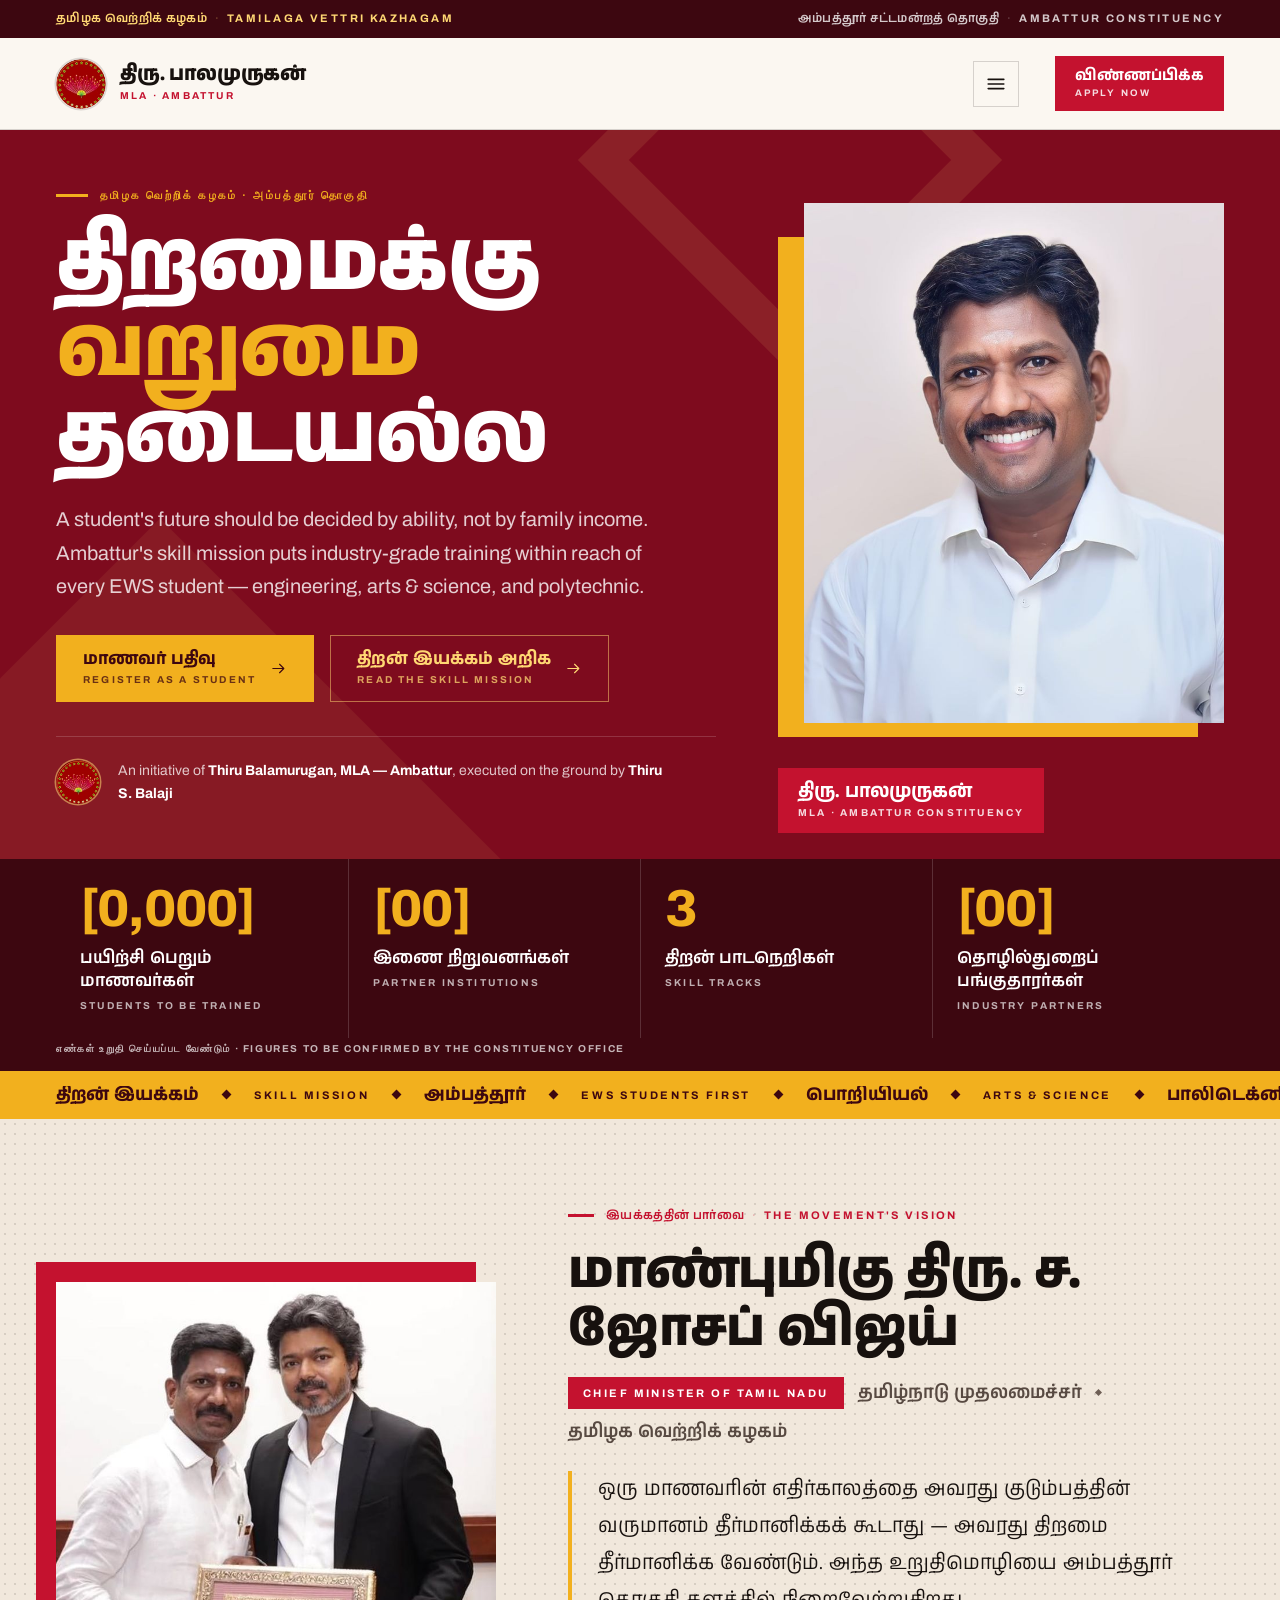
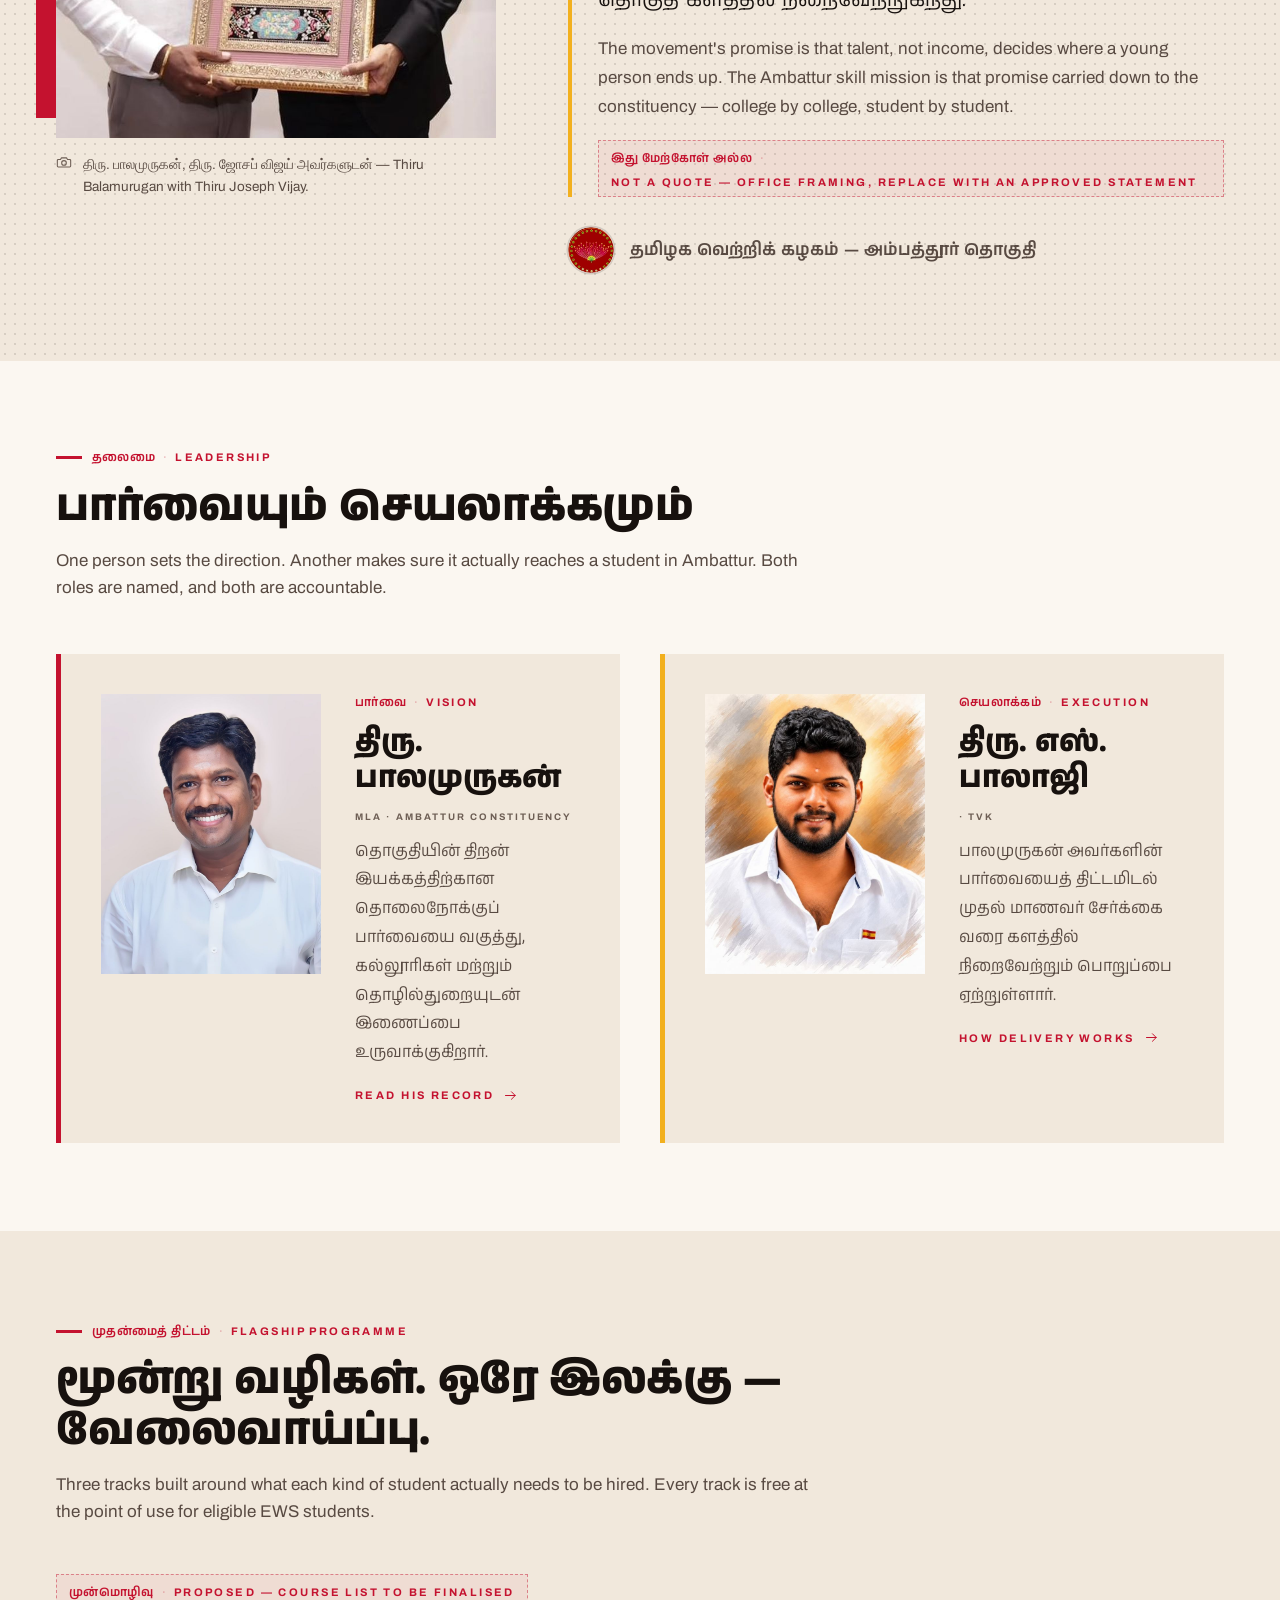
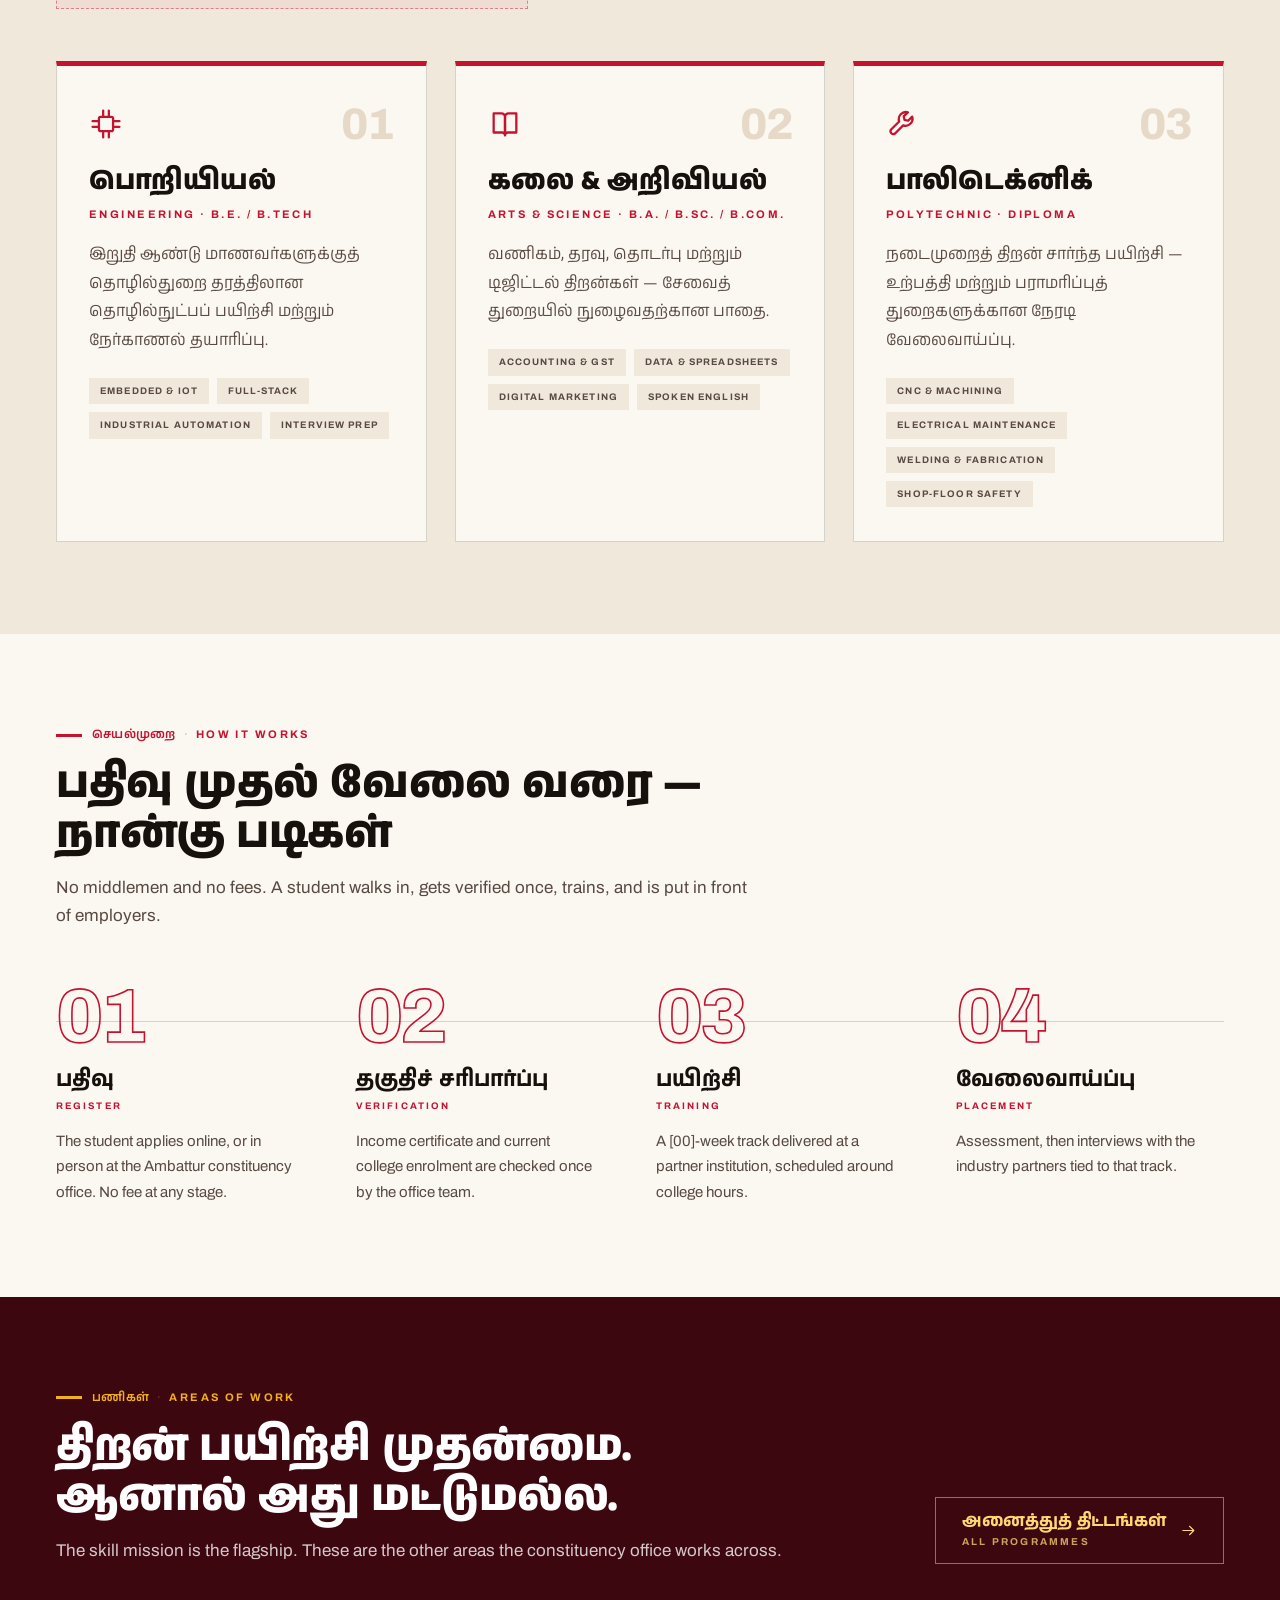
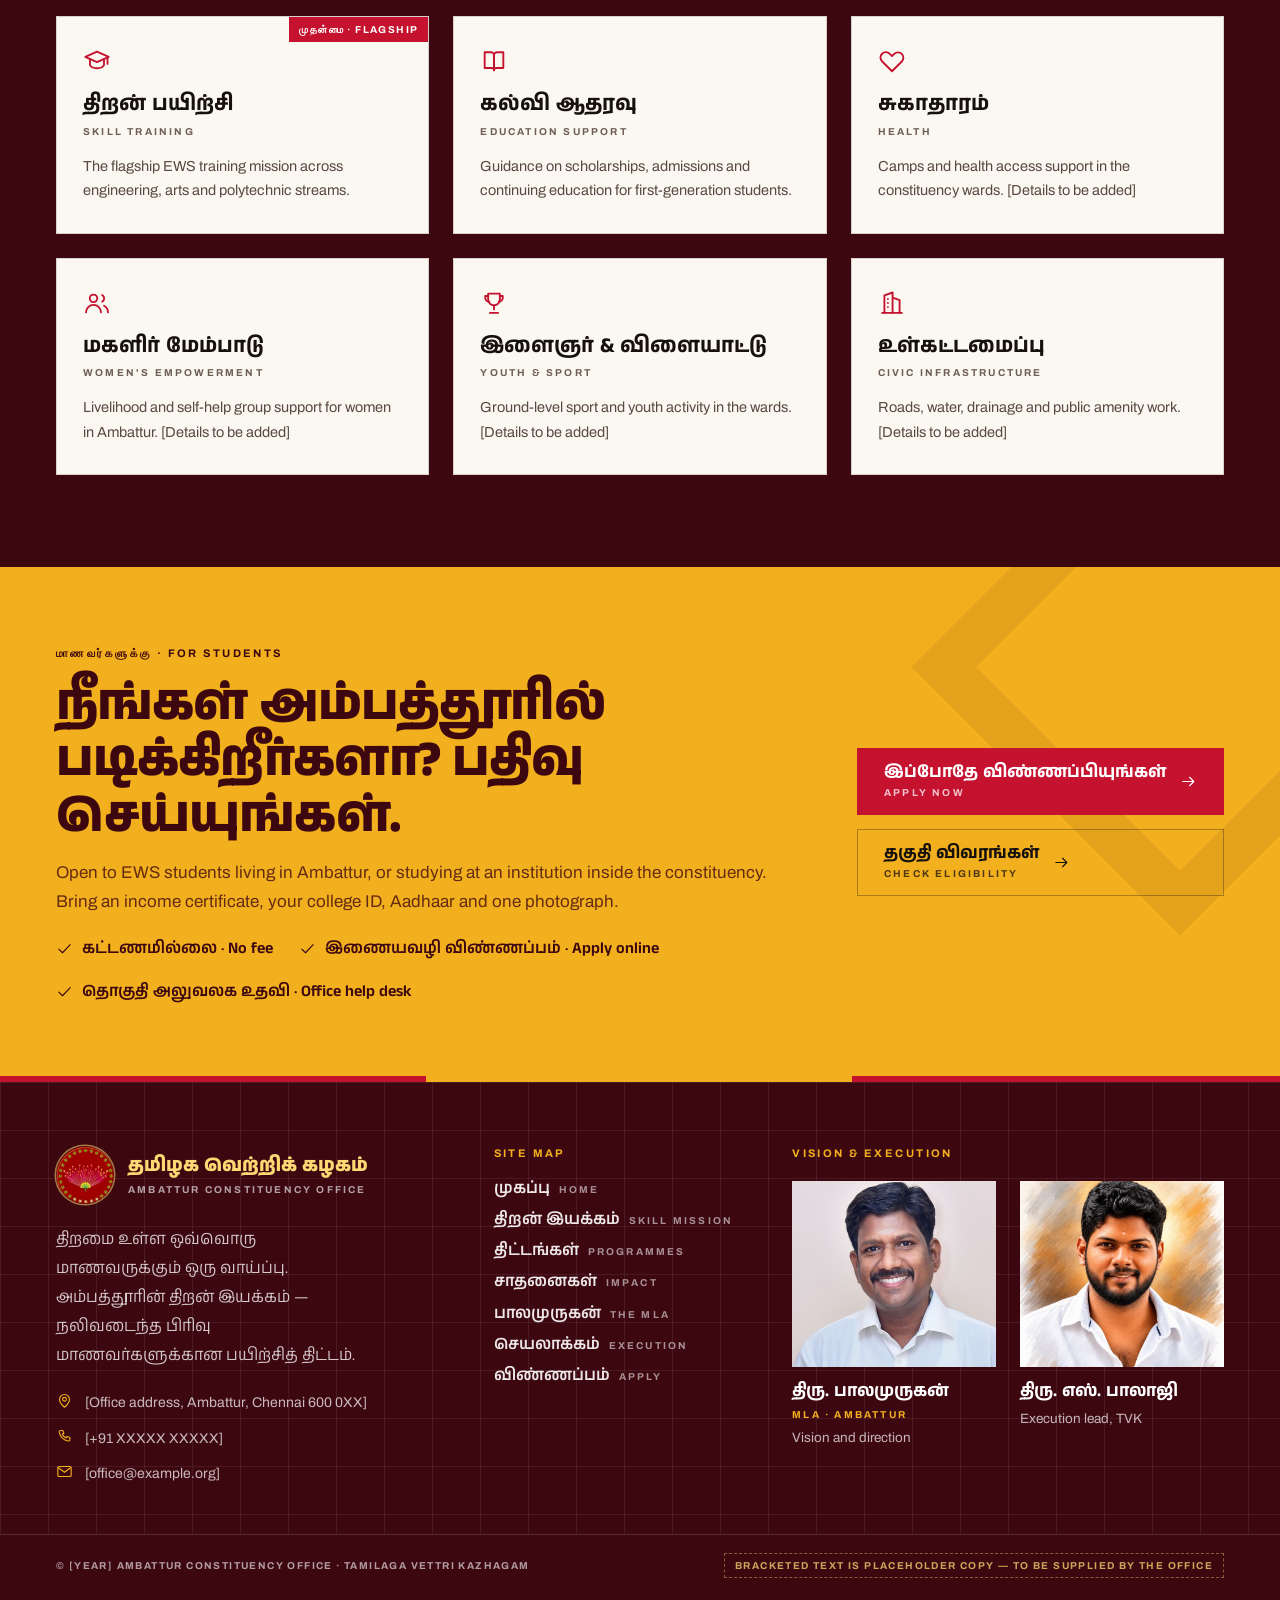
<file: index.html>
<!doctype html>
<html lang="ta">
<head>
<meta charset="utf-8">
<meta name="viewport" content="width=device-width, initial-scale=1">
<title>திறன் இயக்கம் · Ambattur Skill Mission</title>
<meta name="description" content="Free, industry-grade skill training for EWS students in Ambattur — engineering, arts & science and polytechnic. An initiative of Thiru Balamurugan, MLA.">
<meta name="theme-color" content="#7E0B1E">
<meta property="og:title" content="திறன் இயக்கம் · Ambattur Skill Mission">
<meta property="og:description" content="Free, industry-grade skill training for EWS students in Ambattur — engineering, arts & science and polytechnic. An initiative of Thiru Balamurugan, MLA.">
<meta property="og:image" content="vijay.jpg">
<meta property="og:type" content="website">
<link rel="icon" href="tvk-logo.png">
<link rel="preconnect" href="https://fonts.googleapis.com">
<link rel="preconnect" href="https://fonts.gstatic.com" crossorigin>
<link rel="stylesheet" href="https://fonts.googleapis.com/css2?family=Anek+Tamil:wdth,wght@75..125,100..800&amp;family=Archivo:wdth,wght@62..125,100..900&amp;display=swap">
<link rel="stylesheet" href="styles.css">
<style>
:root{
      --ink:#17110E; --ink2:#584A42; --ink3:#6E5F55;
      --paper:#FBF7F1; --paper2:#F1E8DC; --paper3:#E6D9C8;
      --red:#C4122F; --deep:#7E0B1E; --night:#3D0710;
      --gold:#F2B01E; --gold2:#FFD873;
      --rule:rgba(23,17,14,.16);
      --ta:'Anek Tamil','Nirmala UI','Latha',sans-serif;
      --la:'Archivo','Helvetica Neue',Helvetica,sans-serif;
    }
    *{box-sizing:border-box}
    body{margin:0;background:var(--paper);color:var(--ink);font-family:var(--la);-webkit-font-smoothing:antialiased;text-wrap:pretty}
    a{color:var(--red);text-decoration:none}
    a:hover{color:var(--deep)}
    h1,h2,h3,h4,p,ul,ol,figure{margin:0}
    ul{padding:0;list-style:none}
    img{display:block;max-width:100%}
    .ta{font-family:var(--ta)}
    .kick{font:700 11px/1.3 var(--la);letter-spacing:.22em;text-transform:uppercase}
    .kick-ta{font:600 12px/1.45 var(--ta);letter-spacing:.03em;text-transform:none}
    .credit:hover .cname{color:#fff !important}
    .credit:hover .cheart{transform:scale(1.14)}
    .cheart{transition:transform .18s ease}
    .dots{background-image:radial-gradient(rgba(255,255,255,.20) 1px,transparent 1px);background-size:10px 10px}
    .dotsd{background-image:radial-gradient(rgba(23,17,14,.12) 1px,transparent 1px);background-size:10px 10px}
    .grid-l{background-image:linear-gradient(rgba(255,255,255,.07) 1px,transparent 1px),linear-gradient(90deg,rgba(255,255,255,.07) 1px,transparent 1px);background-size:48px 48px}
</style>
</head>
<body>
<div class="page">

<header>
  <div class="dots sec" style="display:flex;align-items:center;justify-content:space-between;height:38px;padding:0 56px;background:var(--night)">
    <span style="display:inline-flex;flex-wrap:wrap;align-items:baseline;gap:8px"><span class="kick-ta" style="font-size:12px;color:var(--gold2)">தமிழக வெற்றிக் கழகம்</span><span style="color:var(--gold2);opacity:.45;font-size:11px">·</span><span class="kick" style="font-size:11px;color:var(--gold2)">Tamilaga Vettri Kazhagam</span></span>
    <span style="display:inline-flex;flex-wrap:wrap;align-items:baseline;gap:8px"><span class="kick-ta" style="font-size:12px;color:rgba(255,255,255,.78)">அம்பத்தூர் சட்டமன்றத் தொகுதி</span><span style="color:rgba(255,255,255,.78);opacity:.45;font-size:11px">·</span><span class="kick" style="font-size:11px;color:rgba(255,255,255,.78)">Ambattur Constituency</span></span>
  </div>
  <div style="display:flex;align-items:center;justify-content:space-between;gap:36px;height:92px;padding:0 56px;background:var(--paper);border-bottom:1px solid var(--rule)" class="sec hdrow">
    <a href="index.html" style="display:flex;align-items:center;gap:14px;text-decoration:none">
      <img src="tvk-logo.png" alt="Tamilaga Vettri Kazhagam" style="width:50px;height:50px;flex:none;border-radius:50%;object-fit:cover;box-shadow:0 0 0 1.5px rgba(23,17,14,.14)">
      <span style="display:flex;flex-direction:column;gap:4px">
        <span class="ta" style="font:800 20px/1 var(--ta);color:var(--ink);letter-spacing:-.01em">திரு. பாலமுருகன்</span>
        <span class="kick" style="color:var(--red);font-size:10px">MLA · Ambattur</span>
      </span>
    </a>
    <input type="checkbox" id="navtoggle" class="navtoggle" aria-hidden="true">
    <label for="navtoggle" class="navbtn"><span class="sr">Menu</span><svg viewBox="0 0 24 24" width="22" height="22" fill="none" stroke="currentColor" stroke-width="1.8" stroke-linecap="round" aria-hidden="true"><path d="M3.5 7h17M3.5 12h17M3.5 17h17"></path></svg></label>
    <nav class="mainnav" style="display:flex;align-items:center;gap:26px">
      <a href="index.html" style="display:flex;flex-direction:column;gap:4px;text-decoration:none;padding-bottom:6px;border-bottom:2px solid var(--red)">
        <span class="ta" style="font:700 15px/1 var(--ta);color:var(--red)">முகப்பு</span>
        <span class="kick" style="font-size:9.5px;color:var(--red)">Home</span>
      </a>
      <a href="skill-mission.html" style="display:flex;flex-direction:column;gap:4px;text-decoration:none;padding-bottom:6px;border-bottom:2px solid transparent">
        <span class="ta" style="font:600 15px/1 var(--ta);color:var(--ink)">திறன் இயக்கம்</span>
        <span class="kick" style="font-size:9.5px;color:var(--ink3)">Skill Mission</span>
      </a>
      <a href="programmes.html" style="display:flex;flex-direction:column;gap:4px;text-decoration:none;padding-bottom:6px;border-bottom:2px solid transparent">
        <span class="ta" style="font:600 15px/1 var(--ta);color:var(--ink)">திட்டங்கள்</span>
        <span class="kick" style="font-size:9.5px;color:var(--ink3)">Programmes</span>
      </a>
      <a href="impact.html" style="display:flex;flex-direction:column;gap:4px;text-decoration:none;padding-bottom:6px;border-bottom:2px solid transparent">
        <span class="ta" style="font:600 15px/1 var(--ta);color:var(--ink)">சாதனைகள்</span>
        <span class="kick" style="font-size:9.5px;color:var(--ink3)">Impact</span>
      </a>
      <a href="balamurugan.html" style="display:flex;flex-direction:column;gap:4px;text-decoration:none;padding-bottom:6px;border-bottom:2px solid transparent">
        <span class="ta" style="font:600 15px/1 var(--ta);color:var(--ink)">பாலமுருகன்</span>
        <span class="kick" style="font-size:9.5px;color:var(--ink3)">The MLA</span>
      </a>
      <a href="balaji.html" style="display:flex;flex-direction:column;gap:4px;text-decoration:none;padding-bottom:6px;border-bottom:2px solid transparent">
        <span class="ta" style="font:600 15px/1 var(--ta);color:var(--ink)">செயலாக்கம்</span>
        <span class="kick" style="font-size:9.5px;color:var(--ink3)">Execution</span>
      </a>
    </nav>
    <a href="apply.html" style="display:flex;flex-direction:column;gap:4px;background:var(--red);color:#fff;padding:12px 20px;text-decoration:none">
      <span class="ta" style="font:700 15px/1 var(--ta)">விண்ணப்பிக்க</span>
      <span class="kick" style="font-size:9.5px;opacity:.85">Apply now</span>
    </a>
  </div>
</header>

<!-- ============ HERO ============ -->
<section class="dots sec" style="background:var(--deep);color:#fff;position:relative;overflow:hidden;padding:58px 56px 0">
  <span style="position:absolute;left:-160px;bottom:-220px;width:640px;height:640px;background:rgba(255,216,115,.07);transform:rotate(45deg)"></span>
  <span style="position:absolute;right:340px;top:-120px;width:300px;height:300px;border:36px solid rgba(255,216,115,.1);transform:rotate(45deg)"></span>

  <div style="position:relative;display:grid;grid-template-columns:1fr 420px;gap:70px;align-items:end;padding-bottom:40px" class="gside">
    <div style="padding-bottom:14px">
      <div style="display:flex;align-items:center;gap:12px">
        <span style="width:32px;height:3px;background:var(--gold);flex:none"></span>
        <span class="kick" style="color:var(--gold)">தமிழக வெற்றிக் கழகம் · அம்பத்தூர் தொகுதி</span>
      </div>

      <h1 class="ta" style="font:800 84px/1.02 var(--ta);letter-spacing:-.022em;margin-top:22px">திறமைக்கு<br><span style="color:var(--gold)">வறுமை</span> தடையல்ல</h1>

      <p style="font:400 20px/1.66 var(--la);color:rgba(255,255,255,.8);margin-top:22px;max-width:600px" class="fw">A student's future should be decided by ability, not by family income. Ambattur's skill mission puts industry-grade training within reach of every EWS student — engineering, arts &amp; science, and polytechnic.</p>

      <div style="display:flex;gap:16px;margin-top:32px">
        <a href="apply.html" style="background:var(--gold);color:#3D0710;border:1.5px solid var(--gold);display:inline-flex;align-items:center;gap:14px;padding:15px 26px;text-decoration:none">
    <span style="display:flex;flex-direction:column;gap:5px">
      <span class="ta" style="font:700 17px/1 var(--ta)">மாணவர் பதிவு</span>
      <span class="kick" style="opacity:.75;font-size:10px">Register as a student</span>
    </span>
    <span style="display:flex;width:17px;flex:none"><svg viewBox="0 0 24 24" width="100%" height="100%" fill="none" stroke="currentColor" stroke-width="1.6" stroke-linecap="round" stroke-linejoin="round" aria-hidden="true"><path d="M4 12h15.5M13.5 6l6 6-6 6"></path></svg></span>
  </a>
        <a href="skill-mission.html" style="background:transparent;color:var(--gold2);border:1.5px solid rgba(255,216,115,.5);display:inline-flex;align-items:center;gap:14px;padding:15px 26px;text-decoration:none">
    <span style="display:flex;flex-direction:column;gap:5px">
      <span class="ta" style="font:700 17px/1 var(--ta)">திறன் இயக்கம் அறிக</span>
      <span class="kick" style="opacity:.75;font-size:10px">Read the skill mission</span>
    </span>
    <span style="display:flex;width:17px;flex:none"><svg viewBox="0 0 24 24" width="100%" height="100%" fill="none" stroke="currentColor" stroke-width="1.6" stroke-linecap="round" stroke-linejoin="round" aria-hidden="true"><path d="M4 12h15.5M13.5 6l6 6-6 6"></path></svg></span>
  </a>
      </div>

      <div style="display:flex;align-items:center;gap:18px;margin-top:34px;padding-top:22px;border-top:1px solid rgba(255,255,255,.16);max-width:660px" class="fw">
        <img src="tvk-logo.png" alt="Tamilaga Vettri Kazhagam" style="width:44px;height:44px;flex:none;border-radius:50%;object-fit:cover;box-shadow:0 0 0 1.5px rgba(255,216,115,.55)">
        <p style="font:400 14px/1.65 var(--la);color:rgba(255,255,255,.76)">An initiative of <strong style="color:#fff;font-weight:700">Thiru Balamurugan, MLA — Ambattur</strong>, executed on the ground by <strong style="color:#fff;font-weight:700">Thiru S. Balaji</strong></p>
      </div>
    </div>

    <div style="position:relative;padding-bottom:96px">
      <span style="position:absolute;left:-26px;top:34px;width:420px;height:500px;background:var(--gold)" class="deco"></span>
      <div style="position:relative;width:420px;height:520px;overflow:hidden;background:var(--night)" class="ph">
        <img src="balamurugan.jpg" alt="Thiru Balamurugan, MLA — Ambattur" style="width:100%;height:100%;object-fit:cover;object-position:50% 22%;">
      </div>
      <div style="position:absolute;left:-26px;bottom:-14px;background:var(--red);color:#fff;padding:14px 20px;display:flex;flex-direction:column;gap:5px">
        <span class="ta" style="font:700 19px/1 var(--ta)">திரு. பாலமுருகன்</span>
        <span class="kick" style="font-size:10px;opacity:.85">MLA · Ambattur Constituency</span>
      </div>
    </div>
  </div>

  <div style="position:relative;background:var(--night);margin:0 -56px;padding:0 56px;display:grid;grid-template-columns:repeat(4,minmax(0,1fr))" class="g4 sec bleed">
    <div style="padding:26px 24px;">
  <span style="font:800 52px/.92 var(--la);letter-spacing:-.035em;color:var(--gold);display:block">[0,000]</span>
  <div class="ta" style="font:600 17px/1.35 var(--ta);color:#fff;margin-top:14px">பயிற்சி பெறும் மாணவர்கள்</div>
  <div class="kick" style="color:rgba(255,255,255,.68);margin-top:6px;font-size:10px">Students to be trained</div>
</div>
    <div style="padding:26px 24px;border-left:1px solid rgba(255,255,255,.16)">
  <span style="font:800 52px/.92 var(--la);letter-spacing:-.035em;color:var(--gold);display:block">[00]</span>
  <div class="ta" style="font:600 17px/1.35 var(--ta);color:#fff;margin-top:14px">இணை நிறுவனங்கள்</div>
  <div class="kick" style="color:rgba(255,255,255,.68);margin-top:6px;font-size:10px">Partner institutions</div>
</div>
    <div style="padding:26px 24px;border-left:1px solid rgba(255,255,255,.16)">
  <span style="font:800 52px/.92 var(--la);letter-spacing:-.035em;color:var(--gold);display:block">3</span>
  <div class="ta" style="font:600 17px/1.35 var(--ta);color:#fff;margin-top:14px">திறன் பாடநெறிகள்</div>
  <div class="kick" style="color:rgba(255,255,255,.68);margin-top:6px;font-size:10px">Skill tracks</div>
</div>
    <div style="padding:26px 24px;border-left:1px solid rgba(255,255,255,.16)">
  <span style="font:800 52px/.92 var(--la);letter-spacing:-.035em;color:var(--gold);display:block">[00]</span>
  <div class="ta" style="font:600 17px/1.35 var(--ta);color:#fff;margin-top:14px">தொழில்துறைப் பங்குதாரர்கள்</div>
  <div class="kick" style="color:rgba(255,255,255,.68);margin-top:6px;font-size:10px">Industry partners</div>
</div>
  </div>
  <div style="position:relative;background:var(--night);margin:0 -56px;padding:0 56px 16px" class="sec bleed">
    <span class="kick" style="color:rgba(255,255,255,.7);font-size:10px;letter-spacing:.16em">எண்கள் உறுதி செய்யப்பட வேண்டும் · Figures to be confirmed by the constituency office</span>
  </div>
</section>

<div style="background:var(--gold);color:#3D0710;padding:15px 0;overflow:hidden">
    <div style="display:flex;align-items:center;gap:24px;padding:0 56px;white-space:nowrap" class="sec scrollx">
      <span class="ta" style="font:700 18px/1 var(--ta)">திறன் இயக்கம்</span><span style="width:7px;height:7px;background:#3D0710;transform:rotate(45deg);flex:none"></span><span class="kick" style="letter-spacing:.24em">SKILL MISSION</span><span style="width:7px;height:7px;background:#3D0710;transform:rotate(45deg);flex:none"></span><span class="ta" style="font:700 18px/1 var(--ta)">அம்பத்தூர்</span><span style="width:7px;height:7px;background:#3D0710;transform:rotate(45deg);flex:none"></span><span class="kick" style="letter-spacing:.24em">EWS STUDENTS FIRST</span><span style="width:7px;height:7px;background:#3D0710;transform:rotate(45deg);flex:none"></span><span class="ta" style="font:700 18px/1 var(--ta)">பொறியியல்</span><span style="width:7px;height:7px;background:#3D0710;transform:rotate(45deg);flex:none"></span><span class="kick" style="letter-spacing:.24em">ARTS &amp; SCIENCE</span><span style="width:7px;height:7px;background:#3D0710;transform:rotate(45deg);flex:none"></span><span class="ta" style="font:700 18px/1 var(--ta)">பாலிடெக்னிக்</span>
    </div>
  </div>

<!-- ============ CM VIJAY ============ -->
<section style="background:var(--paper2);padding:88px 56px;position:relative;overflow:hidden" class="sec">
  <span class="dotsd" style="position:absolute;inset:0"></span>
  <div style="position:relative;display:grid;grid-template-columns:440px 1fr;gap:72px;align-items:center" class="gside">
    <figure style="position:relative;margin:0">
      <span style="position:absolute;left:-20px;top:-20px;width:440px;height:456px;background:var(--red)" class="deco"></span>
      <div style="position:relative;width:440px;height:456px;overflow:hidden;background:var(--paper3)" class="ph">
        <img src="vijay.jpg" alt="Thiru Balamurugan with Thiru Joseph Vijay" style="width:100%;height:100%;object-fit:cover;object-position:50% 28%;">
      </div>
      <figcaption style="position:relative;padding-top:16px;display:flex;gap:11px;align-items:flex-start">
        <span style="display:inline-flex;width:16px;height:16px;color:var(--ink3);flex:none"><svg viewBox="0 0 24 24" width="100%" height="100%" fill="none" stroke="currentColor" stroke-width="1.6" stroke-linecap="round" stroke-linejoin="round" aria-hidden="true"><path d="M3.4 8.2h3.3l1.5-2.4h7.6l1.5 2.4h3.3a1.4 1.4 0 0 1 1.4 1.4v8.4a1.4 1.4 0 0 1-1.4 1.4H3.4A1.4 1.4 0 0 1 2 18V9.6a1.4 1.4 0 0 1 1.4-1.4Z"></path><circle cx="12" cy="13.4" r="3.5"></circle></svg></span>
        <span style="font:400 13.5px/1.65 var(--la);color:var(--ink2);max-width:400px" class="fw">திரு. பாலமுருகன், திரு. ஜோசப் விஜய் அவர்களுடன் — Thiru Balamurugan with Thiru Joseph Vijay.</span>
      </figcaption>
    </figure>

    <div>
      <div style="display:flex;align-items:center;gap:12px">
        <span style="width:26px;height:3px;background:var(--red);flex:none"></span>
        <span style="display:inline-flex;flex-wrap:wrap;align-items:baseline;gap:8px"><span class="kick-ta" style="font-size:12px;color:var(--red)">இயக்கத்தின் பார்வை</span><span style="color:var(--red);opacity:.45;font-size:11px">·</span><span class="kick" style="font-size:11px;color:var(--red)">The movement's vision</span></span>
      </div>

      <h2 class="ta" style="font:800 52px/1.12 var(--ta);color:var(--ink);margin-top:20px;letter-spacing:-.018em">மாண்புமிகு திரு. ச. ஜோசப் விஜய்</h2>
      <div style="display:flex;flex-wrap:wrap;align-items:center;gap:14px;margin-top:16px">
        <span style="background:var(--red);color:#fff;padding:9px 15px" class="kick">Chief Minister of Tamil Nadu</span>
        <span class="ta" style="font:600 18px/1 var(--ta);color:var(--ink2)">தமிழ்நாடு முதலமைச்சர்</span>
        <span style="width:5px;height:5px;background:var(--ink3);transform:rotate(45deg)"></span>
        <span class="ta" style="font:600 18px/1 var(--ta);color:var(--ink2)">தமிழக வெற்றிக் கழகம்</span>
      </div>

      <div style="border-left:4px solid var(--gold);padding-left:26px;margin-top:30px">
        <p class="ta fw" style="font:400 20px/1.85 var(--ta);color:var(--ink);max-width:720px">ஒரு மாணவரின் எதிர்காலத்தை அவரது குடும்பத்தின் வருமானம் தீர்மானிக்கக் கூடாது — அவரது திறமை தீர்மானிக்க வேண்டும். அந்த உறுதிமொழியை அம்பத்தூர் தொகுதி களத்தில் நிறைவேற்றுகிறது.</p>
        <p style="font:400 17px/1.7 var(--la);color:var(--ink2);margin-top:16px;max-width:700px" class="fw">The movement's promise is that talent, not income, decides where a young person ends up. The Ambattur skill mission is that promise carried down to the constituency — college by college, student by student.</p>
        <div style="margin-top:18px"><span style="border:1px dashed rgba(196,18,47,.45);background:rgba(196,18,47,.05);padding:7px 12px;display:inline-block"><span style="display:inline-flex;flex-wrap:wrap;align-items:baseline;gap:8px"><span class="kick-ta" style="font-size:12px;color:var(--red)">இது மேற்கோள் அல்ல</span><span style="color:var(--red);opacity:.45;font-size:11px">·</span><span class="kick" style="font-size:11px;color:var(--red)">NOT A QUOTE — office framing, replace with an approved statement</span></span></span></div>
      </div>

      <div style="display:flex;align-items:center;gap:16px;margin-top:30px">
        <img src="tvk-logo.png" alt="Tamilaga Vettri Kazhagam" style="width:46px;height:46px;flex:none;border-radius:50%;object-fit:cover;box-shadow:0 0 0 1.5px rgba(23,17,14,.14)">
        <span class="ta" style="font:600 17px/1.5 var(--ta);color:var(--ink2)">தமிழக வெற்றிக் கழகம் — அம்பத்தூர் தொகுதி</span>
      </div>
    </div>
  </div>
</section>

<!-- ============ LEADERSHIP 2-UP ============ -->
<section style="background:var(--paper);padding:88px 56px" class="sec">
  <div style="max-width:760px;" class="fw">
    <div style="display:flex;align-items:center;gap:10px;">
      <span style="width:26px;height:3px;background:var(--red);flex:none"></span>
      <span style="display:inline-flex;flex-wrap:wrap;align-items:baseline;gap:8px"><span class="kick-ta" style="font-size:12px;color:var(--red)">தலைமை</span><span style="color:var(--red);opacity:.45;font-size:11px">·</span><span class="kick" style="font-size:11px;color:var(--red)">Leadership</span></span>
    </div>
    <h2 class="ta" style="font:800 44px/1.14 var(--ta);color:var(--ink);margin-top:16px;letter-spacing:-.01em">பார்வையும் செயலாக்கமும்</h2>
    <p style="font:400 17px/1.62 var(--la);color:var(--ink2);margin-top:14px">One person sets the direction. Another makes sure it actually reaches a student in Ambattur. Both roles are named, and both are accountable.</p>
  </div>
  <div style="display:grid;grid-template-columns:1fr 1fr;gap:40px;margin-top:52px" class="g2">
    <article style="background:var(--paper2);padding:40px;display:flex;gap:34px;border-left:5px solid var(--red)">
      <figure style="margin:0;position:relative;width:220px;flex:none" class="fw">
    
    <div style="position:relative;width:220px;height:280px;overflow:hidden;background:var(--paper2)" class="ph">
      <img src="balamurugan.jpg" alt="Thiru Balamurugan, MLA — Ambattur" style="width:100%;height:100%;object-fit:cover;object-position:50% 22%;">
    </div>
    
  </figure>
      <div style="display:flex;flex-direction:column;gap:14px">
        <span style="display:inline-flex;flex-wrap:wrap;align-items:baseline;gap:8px"><span class="kick-ta" style="font-size:12px;color:var(--red)">பார்வை</span><span style="color:var(--red);opacity:.45;font-size:11px">·</span><span class="kick" style="font-size:11px;color:var(--red)">Vision</span></span>
        <h3 class="ta" style="font:800 30px/1.2 var(--ta);color:var(--ink)">திரு. பாலமுருகன்</h3>
        <div class="kick" style="color:var(--ink3);font-size:9.5px">MLA · Ambattur Constituency</div>
        <p class="ta" style="font:400 16px/1.8 var(--ta);color:var(--ink2)">தொகுதியின் திறன் இயக்கத்திற்கான தொலைநோக்குப் பார்வையை வகுத்து, கல்லூரிகள் மற்றும் தொழில்துறையுடன் இணைப்பை உருவாக்குகிறார்.</p>
        <a href="balamurugan.html" style="display:inline-flex;align-items:center;gap:9px;margin-top:6px"><span class="kick" style="color:var(--red)">Read his record</span><span style="display:inline-flex;width:15px;height:15px;color:var(--red);flex:none"><svg viewBox="0 0 24 24" width="100%" height="100%" fill="none" stroke="currentColor" stroke-width="1.6" stroke-linecap="round" stroke-linejoin="round" aria-hidden="true"><path d="M4 12h15.5M13.5 6l6 6-6 6"></path></svg></span></a>
      </div>
    </article>

    <article style="background:var(--paper2);padding:40px;display:flex;gap:34px;border-left:5px solid var(--gold)">
      <figure style="margin:0;position:relative;width:220px;flex:none" class="fw">
    
    <div style="position:relative;width:220px;height:280px;overflow:hidden;background:var(--paper2)" class="ph">
      <img src="balaji.jpg" alt="Thiru S. Balaji" style="width:100%;height:100%;object-fit:cover;object-position:50% 24%;">
    </div>
    
  </figure>
      <div style="display:flex;flex-direction:column;gap:14px">
        <span style="display:inline-flex;flex-wrap:wrap;align-items:baseline;gap:8px"><span class="kick-ta" style="font-size:12px;color:var(--red)">செயலாக்கம்</span><span style="color:var(--red);opacity:.45;font-size:11px">·</span><span class="kick" style="font-size:11px;color:var(--red)">Execution</span></span>
        <h3 class="ta" style="font:800 30px/1.2 var(--ta);color:var(--ink)">திரு. எஸ். பாலாஜி</h3>
        <div class="kick" style="color:var(--ink3);font-size:9.5px">· TVK</div>
        <p class="ta" style="font:400 16px/1.8 var(--ta);color:var(--ink2)">பாலமுருகன் அவர்களின் பார்வையைத் திட்டமிடல் முதல் மாணவர் சேர்க்கை வரை களத்தில் நிறைவேற்றும் பொறுப்பை ஏற்றுள்ளார்.</p>
        <a href="balaji.html" style="display:inline-flex;align-items:center;gap:9px;margin-top:6px"><span class="kick" style="color:var(--red)">How delivery works</span><span style="display:inline-flex;width:15px;height:15px;color:var(--red);flex:none"><svg viewBox="0 0 24 24" width="100%" height="100%" fill="none" stroke="currentColor" stroke-width="1.6" stroke-linecap="round" stroke-linejoin="round" aria-hidden="true"><path d="M4 12h15.5M13.5 6l6 6-6 6"></path></svg></span></a>
      </div>
    </article>
  </div>
</section>

<!-- ============ THREE TRACKS ============ -->
<section style="background:var(--paper2);padding:92px 56px" class="sec">
  <div style="display:flex;align-items:flex-end;justify-content:space-between;gap:48px;flex-wrap:wrap">
    <div style="max-width:760px;" class="fw">
    <div style="display:flex;align-items:center;gap:10px;">
      <span style="width:26px;height:3px;background:var(--red);flex:none"></span>
      <span style="display:inline-flex;flex-wrap:wrap;align-items:baseline;gap:8px"><span class="kick-ta" style="font-size:12px;color:var(--red)">முதன்மைத் திட்டம்</span><span style="color:var(--red);opacity:.45;font-size:11px">·</span><span class="kick" style="font-size:11px;color:var(--red)">Flagship programme</span></span>
    </div>
    <h2 class="ta" style="font:800 44px/1.14 var(--ta);color:var(--ink);margin-top:16px;letter-spacing:-.01em">மூன்று வழிகள். ஒரே இலக்கு — வேலைவாய்ப்பு.</h2>
    <p style="font:400 17px/1.62 var(--la);color:var(--ink2);margin-top:14px">Three tracks built around what each kind of student actually needs to be hired. Every track is free at the point of use for eligible EWS students.</p>
  </div>
    <span style="border:1px dashed rgba(196,18,47,.45);background:rgba(196,18,47,.05);padding:7px 12px;display:inline-block"><span style="display:inline-flex;flex-wrap:wrap;align-items:baseline;gap:8px"><span class="kick-ta" style="font-size:12px;color:var(--red)">முன்மொழிவு</span><span style="color:var(--red);opacity:.45;font-size:11px">·</span><span class="kick" style="font-size:11px;color:var(--red)">Proposed — course list to be finalised</span></span></span>
  </div>
  <div style="display:grid;grid-template-columns:repeat(3,minmax(0,1fr));gap:28px;margin-top:52px" class="g3">
    <article style="background:var(--paper);border:1px solid var(--rule);border-top:5px solid var(--red);padding:36px 32px 34px;display:flex;flex-direction:column;gap:20px">
  <div style="display:flex;align-items:center;justify-content:space-between">
    <span style="display:inline-flex;width:34px;height:34px;color:var(--red);flex:none"><svg viewBox="0 0 24 24" width="100%" height="100%" fill="none" stroke="currentColor" stroke-width="1.6" stroke-linecap="round" stroke-linejoin="round" aria-hidden="true"><rect x="7" y="7" width="10" height="10" rx="1.2"></rect><path d="M10 2.5v4M14 2.5v4M10 17.5v4M14 17.5v4M2.5 10h4M2.5 14h4M17.5 10h4M17.5 14h4"></path></svg></span>
    <span style="font:800 44px/1 var(--la);color:var(--paper3);letter-spacing:-.04em">01</span>
  </div>
  <div>
    <h3 class="ta" style="font:800 27px/1.2 var(--ta);color:var(--ink)">பொறியியல்</h3>
    <div class="kick" style="color:var(--red);margin-top:8px">Engineering · B.E. / B.Tech</div>
  </div>
  <p class="ta" style="font:400 16px/1.8 var(--ta);color:var(--ink2)">இறுதி ஆண்டு மாணவர்களுக்குத் தொழில்துறை தரத்திலான தொழில்நுட்பப் பயிற்சி மற்றும் நேர்காணல் தயாரிப்பு.</p>
  <div style="display:flex;flex-wrap:wrap;gap:8px;margin-top:2px">
    <span class="kick" style="background:var(--paper2);color:var(--ink2);padding:7px 11px;letter-spacing:.12em;font-size:9.5px">Embedded &amp; IoT</span><span class="kick" style="background:var(--paper2);color:var(--ink2);padding:7px 11px;letter-spacing:.12em;font-size:9.5px">Full-stack</span><span class="kick" style="background:var(--paper2);color:var(--ink2);padding:7px 11px;letter-spacing:.12em;font-size:9.5px">Industrial automation</span><span class="kick" style="background:var(--paper2);color:var(--ink2);padding:7px 11px;letter-spacing:.12em;font-size:9.5px">Interview prep</span>
  </div>
</article>
    <article style="background:var(--paper);border:1px solid var(--rule);border-top:5px solid var(--red);padding:36px 32px 34px;display:flex;flex-direction:column;gap:20px">
  <div style="display:flex;align-items:center;justify-content:space-between">
    <span style="display:inline-flex;width:34px;height:34px;color:var(--red);flex:none"><svg viewBox="0 0 24 24" width="100%" height="100%" fill="none" stroke="currentColor" stroke-width="1.6" stroke-linecap="round" stroke-linejoin="round" aria-hidden="true"><path d="M4 4.5h5.5A2.5 2.5 0 0 1 12 7v13a2 2 0 0 0-2-2H4V4.5Z"></path><path d="M20 4.5h-5.5A2.5 2.5 0 0 0 12 7v13a2 2 0 0 1 2-2h6V4.5Z"></path></svg></span>
    <span style="font:800 44px/1 var(--la);color:var(--paper3);letter-spacing:-.04em">02</span>
  </div>
  <div>
    <h3 class="ta" style="font:800 27px/1.2 var(--ta);color:var(--ink)">கலை &amp; அறிவியல்</h3>
    <div class="kick" style="color:var(--red);margin-top:8px">Arts &amp; Science · B.A. / B.Sc. / B.Com.</div>
  </div>
  <p class="ta" style="font:400 16px/1.8 var(--ta);color:var(--ink2)">வணிகம், தரவு, தொடர்பு மற்றும் டிஜிட்டல் திறன்கள் — சேவைத் துறையில் நுழைவதற்கான பாதை.</p>
  <div style="display:flex;flex-wrap:wrap;gap:8px;margin-top:2px">
    <span class="kick" style="background:var(--paper2);color:var(--ink2);padding:7px 11px;letter-spacing:.12em;font-size:9.5px">Accounting &amp; GST</span><span class="kick" style="background:var(--paper2);color:var(--ink2);padding:7px 11px;letter-spacing:.12em;font-size:9.5px">Data &amp; spreadsheets</span><span class="kick" style="background:var(--paper2);color:var(--ink2);padding:7px 11px;letter-spacing:.12em;font-size:9.5px">Digital marketing</span><span class="kick" style="background:var(--paper2);color:var(--ink2);padding:7px 11px;letter-spacing:.12em;font-size:9.5px">Spoken English</span>
  </div>
</article>
    <article style="background:var(--paper);border:1px solid var(--rule);border-top:5px solid var(--red);padding:36px 32px 34px;display:flex;flex-direction:column;gap:20px">
  <div style="display:flex;align-items:center;justify-content:space-between">
    <span style="display:inline-flex;width:34px;height:34px;color:var(--red);flex:none"><svg viewBox="0 0 24 24" width="100%" height="100%" fill="none" stroke="currentColor" stroke-width="1.6" stroke-linecap="round" stroke-linejoin="round" aria-hidden="true"><path d="M15.5 3.8a5 5 0 0 0-6.2 6.4L3.6 15.9a2 2 0 0 0 2.8 2.8l5.7-5.7a5 5 0 0 0 6.4-6.2l-2.9 2.9-2.5-.6-.6-2.5 2.9-2.8Z"></path></svg></span>
    <span style="font:800 44px/1 var(--la);color:var(--paper3);letter-spacing:-.04em">03</span>
  </div>
  <div>
    <h3 class="ta" style="font:800 27px/1.2 var(--ta);color:var(--ink)">பாலிடெக்னிக்</h3>
    <div class="kick" style="color:var(--red);margin-top:8px">Polytechnic · Diploma</div>
  </div>
  <p class="ta" style="font:400 16px/1.8 var(--ta);color:var(--ink2)">நடைமுறைத் திறன் சார்ந்த பயிற்சி — உற்பத்தி மற்றும் பராமரிப்புத் துறைகளுக்கான நேரடி வேலைவாய்ப்பு.</p>
  <div style="display:flex;flex-wrap:wrap;gap:8px;margin-top:2px">
    <span class="kick" style="background:var(--paper2);color:var(--ink2);padding:7px 11px;letter-spacing:.12em;font-size:9.5px">CNC &amp; machining</span><span class="kick" style="background:var(--paper2);color:var(--ink2);padding:7px 11px;letter-spacing:.12em;font-size:9.5px">Electrical maintenance</span><span class="kick" style="background:var(--paper2);color:var(--ink2);padding:7px 11px;letter-spacing:.12em;font-size:9.5px">Welding &amp; fabrication</span><span class="kick" style="background:var(--paper2);color:var(--ink2);padding:7px 11px;letter-spacing:.12em;font-size:9.5px">Shop-floor safety</span>
  </div>
</article>
  </div>
</section>

<!-- ============ HOW IT WORKS ============ -->
<section style="background:var(--paper);padding:92px 56px" class="sec">
  <div style="max-width:760px;" class="fw">
    <div style="display:flex;align-items:center;gap:10px;">
      <span style="width:26px;height:3px;background:var(--red);flex:none"></span>
      <span style="display:inline-flex;flex-wrap:wrap;align-items:baseline;gap:8px"><span class="kick-ta" style="font-size:12px;color:var(--red)">செயல்முறை</span><span style="color:var(--red);opacity:.45;font-size:11px">·</span><span class="kick" style="font-size:11px;color:var(--red)">How it works</span></span>
    </div>
    <h2 class="ta" style="font:800 44px/1.14 var(--ta);color:var(--ink);margin-top:16px;letter-spacing:-.01em">பதிவு முதல் வேலை வரை — நான்கு படிகள்</h2>
    <p style="font:400 17px/1.62 var(--la);color:var(--ink2);margin-top:14px">No middlemen and no fees. A student walks in, gets verified once, trains, and is put in front of employers.</p>
  </div>
  <div style="display:grid;grid-template-columns:repeat(4,minmax(0,1fr));gap:32px;margin-top:56px;position:relative" class="g4">
    <span style="position:absolute;left:0;right:0;top:36px;height:1px;background:var(--rule)"></span>
    <div style="display:flex;flex-direction:column;gap:16px;position:relative;padding-right:28px">
  <span style="font:800 76px/.85 var(--la);letter-spacing:-.05em;color:transparent;-webkit-text-stroke:1.6px var(--red);display:block">01</span>
  <div>
    <h3 class="ta" style="font:700 22px/1.25 var(--ta);color:var(--ink)">பதிவு</h3>
    <div class="kick" style="color:var(--red);margin-top:7px;font-size:9.5px">Register</div>
  </div>
  <p style="font:400 15px/1.7 var(--la);color:var(--ink2)">The student applies online, or in person at the Ambattur constituency office. No fee at any stage.</p>
</div>
    <div style="display:flex;flex-direction:column;gap:16px;position:relative;padding-right:28px">
  <span style="font:800 76px/.85 var(--la);letter-spacing:-.05em;color:transparent;-webkit-text-stroke:1.6px var(--red);display:block">02</span>
  <div>
    <h3 class="ta" style="font:700 22px/1.25 var(--ta);color:var(--ink)">தகுதிச் சரிபார்ப்பு</h3>
    <div class="kick" style="color:var(--red);margin-top:7px;font-size:9.5px">Verification</div>
  </div>
  <p style="font:400 15px/1.7 var(--la);color:var(--ink2)">Income certificate and current college enrolment are checked once by the office team.</p>
</div>
    <div style="display:flex;flex-direction:column;gap:16px;position:relative;padding-right:28px">
  <span style="font:800 76px/.85 var(--la);letter-spacing:-.05em;color:transparent;-webkit-text-stroke:1.6px var(--red);display:block">03</span>
  <div>
    <h3 class="ta" style="font:700 22px/1.25 var(--ta);color:var(--ink)">பயிற்சி</h3>
    <div class="kick" style="color:var(--red);margin-top:7px;font-size:9.5px">Training</div>
  </div>
  <p style="font:400 15px/1.7 var(--la);color:var(--ink2)">A [00]-week track delivered at a partner institution, scheduled around college hours.</p>
</div>
    <div style="display:flex;flex-direction:column;gap:16px;position:relative;padding-right:28px">
  <span style="font:800 76px/.85 var(--la);letter-spacing:-.05em;color:transparent;-webkit-text-stroke:1.6px var(--red);display:block">04</span>
  <div>
    <h3 class="ta" style="font:700 22px/1.25 var(--ta);color:var(--ink)">வேலைவாய்ப்பு</h3>
    <div class="kick" style="color:var(--red);margin-top:7px;font-size:9.5px">Placement</div>
  </div>
  <p style="font:400 15px/1.7 var(--la);color:var(--ink2)">Assessment, then interviews with the industry partners tied to that track.</p>
</div>
  </div>
</section>

<!-- ============ PROGRAMMES PREVIEW ============ -->
<section style="background:var(--night);color:#fff;padding:92px 56px" class="grid-l sec">
  <div style="display:flex;align-items:flex-end;justify-content:space-between;gap:48px;flex-wrap:wrap">
    <div style="max-width:740px;" class="fw">
    <div style="display:flex;align-items:center;gap:10px;">
      <span style="width:26px;height:3px;background:var(--gold);flex:none"></span>
      <span style="display:inline-flex;flex-wrap:wrap;align-items:baseline;gap:8px"><span class="kick-ta" style="font-size:12px;color:var(--gold)">பணிகள்</span><span style="color:var(--gold);opacity:.45;font-size:11px">·</span><span class="kick" style="font-size:11px;color:var(--gold)">Areas of work</span></span>
    </div>
    <h2 class="ta" style="font:800 44px/1.14 var(--ta);color:#fff;margin-top:16px;letter-spacing:-.01em">திறன் பயிற்சி முதன்மை. ஆனால் அது மட்டுமல்ல.</h2>
    <p style="font:400 17px/1.62 var(--la);color:rgba(255,255,255,.78);margin-top:14px">The skill mission is the flagship. These are the other areas the constituency office works across.</p>
  </div>
    <a href="programmes.html" style="background:transparent;color:var(--gold2);border:1.5px solid rgba(255,216,115,.5);display:inline-flex;align-items:center;gap:14px;padding:15px 26px;text-decoration:none">
    <span style="display:flex;flex-direction:column;gap:5px">
      <span class="ta" style="font:700 17px/1 var(--ta)">அனைத்துத் திட்டங்கள்</span>
      <span class="kick" style="opacity:.75;font-size:10px">All programmes</span>
    </span>
    <span style="display:flex;width:17px;flex:none"><svg viewBox="0 0 24 24" width="100%" height="100%" fill="none" stroke="currentColor" stroke-width="1.6" stroke-linecap="round" stroke-linejoin="round" aria-hidden="true"><path d="M4 12h15.5M13.5 6l6 6-6 6"></path></svg></span>
  </a>
  </div>
  <div style="display:grid;grid-template-columns:repeat(3,minmax(0,1fr));gap:24px;margin-top:52px" class="g3">
    <article style="background:var(--paper);border:1px solid var(--rule);padding:30px 26px;display:flex;flex-direction:column;gap:16px;position:relative">
  <span class="kick" style="position:absolute;top:0;right:0;background:var(--red);color:#fff;padding:6px 10px;font-size:10px;letter-spacing:.14em">முதன்மை · FLAGSHIP</span>
  <span style="display:inline-flex;width:28px;height:28px;color:var(--red);flex:none"><svg viewBox="0 0 24 24" width="100%" height="100%" fill="none" stroke="currentColor" stroke-width="1.6" stroke-linecap="round" stroke-linejoin="round" aria-hidden="true"><path d="M2 8.5 12 4l10 4.5-10 4.5L2 8.5Z"></path><path d="M6 10.7v4.6c0 1.6 2.7 2.9 6 2.9s6-1.3 6-2.9v-4.6"></path><path d="M21 9v5.5"></path></svg></span>
  <div>
    <h3 class="ta" style="font:700 21px/1.25 var(--ta);color:var(--ink)">திறன் பயிற்சி</h3>
    <div class="kick" style="color:var(--ink3);margin-top:7px;font-size:10px">Skill training</div>
  </div>
  <p style="font:400 14.5px/1.7 var(--la);color:var(--ink2)">The flagship EWS training mission across engineering, arts and polytechnic streams.</p>
</article>
    <article style="background:var(--paper);border:1px solid var(--rule);padding:30px 26px;display:flex;flex-direction:column;gap:16px;position:relative">
  
  <span style="display:inline-flex;width:28px;height:28px;color:var(--red);flex:none"><svg viewBox="0 0 24 24" width="100%" height="100%" fill="none" stroke="currentColor" stroke-width="1.6" stroke-linecap="round" stroke-linejoin="round" aria-hidden="true"><path d="M4 4.5h5.5A2.5 2.5 0 0 1 12 7v13a2 2 0 0 0-2-2H4V4.5Z"></path><path d="M20 4.5h-5.5A2.5 2.5 0 0 0 12 7v13a2 2 0 0 1 2-2h6V4.5Z"></path></svg></span>
  <div>
    <h3 class="ta" style="font:700 21px/1.25 var(--ta);color:var(--ink)">கல்வி ஆதரவு</h3>
    <div class="kick" style="color:var(--ink3);margin-top:7px;font-size:10px">Education support</div>
  </div>
  <p style="font:400 14.5px/1.7 var(--la);color:var(--ink2)">Guidance on scholarships, admissions and continuing education for first-generation students.</p>
</article>
    <article style="background:var(--paper);border:1px solid var(--rule);padding:30px 26px;display:flex;flex-direction:column;gap:16px;position:relative">
  
  <span style="display:inline-flex;width:28px;height:28px;color:var(--red);flex:none"><svg viewBox="0 0 24 24" width="100%" height="100%" fill="none" stroke="currentColor" stroke-width="1.6" stroke-linecap="round" stroke-linejoin="round" aria-hidden="true"><path d="M20.4 5.9a4.6 4.6 0 0 0-6.5 0L12 7.8l-1.9-1.9a4.6 4.6 0 1 0-6.5 6.5l8.4 8.4 8.4-8.4a4.6 4.6 0 0 0 0-6.5Z"></path></svg></span>
  <div>
    <h3 class="ta" style="font:700 21px/1.25 var(--ta);color:var(--ink)">சுகாதாரம்</h3>
    <div class="kick" style="color:var(--ink3);margin-top:7px;font-size:10px">Health</div>
  </div>
  <p style="font:400 14.5px/1.7 var(--la);color:var(--ink2)">Camps and health access support in the constituency wards. [Details to be added]</p>
</article>
    <article style="background:var(--paper);border:1px solid var(--rule);padding:30px 26px;display:flex;flex-direction:column;gap:16px;position:relative">
  
  <span style="display:inline-flex;width:28px;height:28px;color:var(--red);flex:none"><svg viewBox="0 0 24 24" width="100%" height="100%" fill="none" stroke="currentColor" stroke-width="1.6" stroke-linecap="round" stroke-linejoin="round" aria-hidden="true"><circle cx="9" cy="8" r="3.2"></circle><path d="M2.6 20a6.4 6.4 0 0 1 12.8 0"></path><path d="M16.5 5.2a3.2 3.2 0 0 1 0 5.6M18 14.4A6.4 6.4 0 0 1 21.4 20"></path></svg></span>
  <div>
    <h3 class="ta" style="font:700 21px/1.25 var(--ta);color:var(--ink)">மகளிர் மேம்பாடு</h3>
    <div class="kick" style="color:var(--ink3);margin-top:7px;font-size:10px">Women's empowerment</div>
  </div>
  <p style="font:400 14.5px/1.7 var(--la);color:var(--ink2)">Livelihood and self-help group support for women in Ambattur. [Details to be added]</p>
</article>
    <article style="background:var(--paper);border:1px solid var(--rule);padding:30px 26px;display:flex;flex-direction:column;gap:16px;position:relative">
  
  <span style="display:inline-flex;width:28px;height:28px;color:var(--red);flex:none"><svg viewBox="0 0 24 24" width="100%" height="100%" fill="none" stroke="currentColor" stroke-width="1.6" stroke-linecap="round" stroke-linejoin="round" aria-hidden="true"><path d="M7 4h10v5a5 5 0 0 1-10 0V4Z"></path><path d="M7 6H4.5v1.5A3.5 3.5 0 0 0 8 11M17 6h2.5v1.5A3.5 3.5 0 0 1 16 11"></path><path d="M12 14v3.5M8.5 20.5h7"></path></svg></span>
  <div>
    <h3 class="ta" style="font:700 21px/1.25 var(--ta);color:var(--ink)">இளைஞர் &amp; விளையாட்டு</h3>
    <div class="kick" style="color:var(--ink3);margin-top:7px;font-size:10px">Youth &amp; sport</div>
  </div>
  <p style="font:400 14.5px/1.7 var(--la);color:var(--ink2)">Ground-level sport and youth activity in the wards. [Details to be added]</p>
</article>
    <article style="background:var(--paper);border:1px solid var(--rule);padding:30px 26px;display:flex;flex-direction:column;gap:16px;position:relative">
  
  <span style="display:inline-flex;width:28px;height:28px;color:var(--red);flex:none"><svg viewBox="0 0 24 24" width="100%" height="100%" fill="none" stroke="currentColor" stroke-width="1.6" stroke-linecap="round" stroke-linejoin="round" aria-hidden="true"><path d="M3.5 20.5h17"></path><path d="M5.5 20.5V5.5l7-2.5v17.5M18.5 20.5V9.5l-6-2.2"></path><path d="M8.5 8.5h.01M8.5 12h.01M8.5 15.5h.01"></path></svg></span>
  <div>
    <h3 class="ta" style="font:700 21px/1.25 var(--ta);color:var(--ink)">உள்கட்டமைப்பு</h3>
    <div class="kick" style="color:var(--ink3);margin-top:7px;font-size:10px">Civic infrastructure</div>
  </div>
  <p style="font:400 14.5px/1.7 var(--la);color:var(--ink2)">Roads, water, drainage and public amenity work. [Details to be added]</p>
</article>
  </div>
</section>

<!-- ============ CTA ============ -->
<section style="background:var(--gold);color:#3D0710;padding:76px 56px;position:relative;overflow:hidden" class="sec">
  <span style="position:absolute;right:-90px;top:-90px;width:380px;height:380px;border:46px solid rgba(61,7,16,.08);transform:rotate(45deg)"></span>
  <div style="position:relative;display:flex;align-items:center;justify-content:space-between;gap:56px;flex-wrap:wrap">
    <div style="max-width:720px" class="fw">
      <span class="kick" style="letter-spacing:.22em">மாணவர்களுக்கு · For students</span>
      <h2 class="ta" style="font:800 50px/1.12 var(--ta);margin-top:16px;letter-spacing:-.018em">நீங்கள் அம்பத்தூரில் படிக்கிறீர்களா? பதிவு செய்யுங்கள்.</h2>
      <p style="font:400 17px/1.7 var(--la);color:rgba(61,7,16,.78);margin-top:14px">Open to EWS students living in Ambattur, or studying at an institution inside the constituency. Bring an income certificate, your college ID, Aadhaar and one photograph.</p>
      <ul style="display:flex;gap:26px;margin-top:24px;flex-wrap:wrap">
        <li style="display:flex;align-items:center;gap:9px"><span style="display:inline-flex;width:17px;height:17px;color:#3D0710;flex:none"><svg viewBox="0 0 24 24" width="100%" height="100%" fill="none" stroke="currentColor" stroke-width="1.6" stroke-linecap="round" stroke-linejoin="round" aria-hidden="true"><path d="M4 12.8 9.2 18 20 6.5"></path></svg></span><span class="ta" style="font:600 16px/1 var(--ta)">கட்டணமில்லை · No fee</span></li><li style="display:flex;align-items:center;gap:9px"><span style="display:inline-flex;width:17px;height:17px;color:#3D0710;flex:none"><svg viewBox="0 0 24 24" width="100%" height="100%" fill="none" stroke="currentColor" stroke-width="1.6" stroke-linecap="round" stroke-linejoin="round" aria-hidden="true"><path d="M4 12.8 9.2 18 20 6.5"></path></svg></span><span class="ta" style="font:600 16px/1 var(--ta)">இணையவழி விண்ணப்பம் · Apply online</span></li><li style="display:flex;align-items:center;gap:9px"><span style="display:inline-flex;width:17px;height:17px;color:#3D0710;flex:none"><svg viewBox="0 0 24 24" width="100%" height="100%" fill="none" stroke="currentColor" stroke-width="1.6" stroke-linecap="round" stroke-linejoin="round" aria-hidden="true"><path d="M4 12.8 9.2 18 20 6.5"></path></svg></span><span class="ta" style="font:600 16px/1 var(--ta)">தொகுதி அலுவலக உதவி · Office help desk</span></li>
      </ul>
    </div>
    <div style="display:flex;flex-direction:column;gap:14px">
      <a href="apply.html" style="background:var(--red);color:#fff;border:1.5px solid var(--red);display:inline-flex;align-items:center;gap:14px;padding:15px 26px;text-decoration:none">
    <span style="display:flex;flex-direction:column;gap:5px">
      <span class="ta" style="font:700 17px/1 var(--ta)">இப்போதே விண்ணப்பியுங்கள்</span>
      <span class="kick" style="opacity:.75;font-size:10px">Apply now</span>
    </span>
    <span style="display:flex;width:17px;flex:none"><svg viewBox="0 0 24 24" width="100%" height="100%" fill="none" stroke="currentColor" stroke-width="1.6" stroke-linecap="round" stroke-linejoin="round" aria-hidden="true"><path d="M4 12h15.5M13.5 6l6 6-6 6"></path></svg></span>
  </a>
      <a href="apply.html" style="background:transparent;color:var(--ink);border:1.5px solid rgba(23,17,14,.32);display:inline-flex;align-items:center;gap:14px;padding:15px 26px;text-decoration:none">
    <span style="display:flex;flex-direction:column;gap:5px">
      <span class="ta" style="font:700 17px/1 var(--ta)">தகுதி விவரங்கள்</span>
      <span class="kick" style="opacity:.75;font-size:10px">Check eligibility</span>
    </span>
    <span style="display:flex;width:17px;flex:none"><svg viewBox="0 0 24 24" width="100%" height="100%" fill="none" stroke="currentColor" stroke-width="1.6" stroke-linecap="round" stroke-linejoin="round" aria-hidden="true"><path d="M4 12h15.5M13.5 6l6 6-6 6"></path></svg></span>
  </a>
    </div>
  </div>
</section>

<footer style="background:var(--night);color:#fff">
  <div style="height:6px;background:linear-gradient(90deg,var(--red) 0 33.3%,var(--gold) 33.3% 66.6%,var(--red) 66.6%)"></div>
  <div class="grid-l gside sec" style="padding:64px 56px 48px;display:grid;grid-template-columns:1.25fr .8fr 1.4fr;gap:52px">

    <div style="display:flex;flex-direction:column;gap:22px">
      <div style="display:flex;align-items:center;gap:14px">
        <img src="tvk-logo.png" alt="Tamilaga Vettri Kazhagam" style="width:58px;height:58px;flex:none;border-radius:50%;object-fit:cover;box-shadow:0 0 0 1.5px rgba(255,216,115,.55)">
        <span style="display:flex;flex-direction:column;gap:6px">
          <span class="ta" style="font:800 19px/1.15 var(--ta);color:var(--gold2)">தமிழக வெற்றிக் கழகம்</span>
          <span class="kick" style="color:rgba(255,255,255,.62);font-size:10px">Ambattur Constituency Office</span>
        </span>
      </div>
      <p class="ta fw" style="font:400 16px/1.8 var(--ta);color:rgba(255,255,255,.78);max-width:320px">திறமை உள்ள ஒவ்வொரு மாணவருக்கும் ஒரு வாய்ப்பு. அம்பத்தூரின் திறன் இயக்கம் — நலிவடைந்த பிரிவு மாணவர்களுக்கான பயிற்சித் திட்டம்.</p>
      <ul style="display:flex;flex-direction:column;gap:13px">
        <li style="display:flex;gap:12px;align-items:flex-start"><span style="display:inline-flex;width:17px;height:17px;color:var(--gold);flex:none"><svg viewBox="0 0 24 24" width="100%" height="100%" fill="none" stroke="currentColor" stroke-width="1.6" stroke-linecap="round" stroke-linejoin="round" aria-hidden="true"><path d="M12 21.5s7-6 7-11a7 7 0 1 0-14 0c0 5 7 11 7 11Z"></path><circle cx="12" cy="10.2" r="2.7"></circle></svg></span><span style="font:400 14px/1.6 var(--la);color:rgba(255,255,255,.72)">[Office address, Ambattur, Chennai 600 0XX]</span></li><li style="display:flex;gap:12px;align-items:flex-start"><span style="display:inline-flex;width:17px;height:17px;color:var(--gold);flex:none"><svg viewBox="0 0 24 24" width="100%" height="100%" fill="none" stroke="currentColor" stroke-width="1.6" stroke-linecap="round" stroke-linejoin="round" aria-hidden="true"><path d="M6.6 3.5h3l1.5 3.8-2.1 1.5a11.5 11.5 0 0 0 5.2 5.2l1.5-2.1 3.8 1.5v3a2 2 0 0 1-2.2 2A16.8 16.8 0 0 1 4.6 5.7a2 2 0 0 1 2-2.2Z"></path></svg></span><span style="font:400 14px/1.6 var(--la);color:rgba(255,255,255,.72)">[+91 XXXXX XXXXX]</span></li><li style="display:flex;gap:12px;align-items:flex-start"><span style="display:inline-flex;width:17px;height:17px;color:var(--gold);flex:none"><svg viewBox="0 0 24 24" width="100%" height="100%" fill="none" stroke="currentColor" stroke-width="1.6" stroke-linecap="round" stroke-linejoin="round" aria-hidden="true"><rect x="2.6" y="5" width="18.8" height="14" rx="1.8"></rect><path d="m3.5 6.8 8.5 6.2 8.5-6.2"></path></svg></span><span style="font:400 14px/1.6 var(--la);color:rgba(255,255,255,.72)">[office@example.org]</span></li>
      </ul>
    </div>

    <div style="display:flex;flex-direction:column;gap:18px">
      <span class="kick" style="color:var(--gold)">Site map</span>
      <ul style="display:flex;flex-direction:column;gap:12px">
        <li><a href="index.html" style="display:flex;align-items:baseline;gap:9px;text-decoration:none"><span class="ta" style="font:600 16px/1.2 var(--ta);color:rgba(255,255,255,.9)">முகப்பு</span><span class="kick" style="font-size:10px;color:rgba(255,255,255,.55)">Home</span></a></li>
        <li><a href="skill-mission.html" style="display:flex;align-items:baseline;gap:9px;text-decoration:none"><span class="ta" style="font:600 16px/1.2 var(--ta);color:rgba(255,255,255,.9)">திறன் இயக்கம்</span><span class="kick" style="font-size:10px;color:rgba(255,255,255,.55)">Skill Mission</span></a></li>
        <li><a href="programmes.html" style="display:flex;align-items:baseline;gap:9px;text-decoration:none"><span class="ta" style="font:600 16px/1.2 var(--ta);color:rgba(255,255,255,.9)">திட்டங்கள்</span><span class="kick" style="font-size:10px;color:rgba(255,255,255,.55)">Programmes</span></a></li>
        <li><a href="impact.html" style="display:flex;align-items:baseline;gap:9px;text-decoration:none"><span class="ta" style="font:600 16px/1.2 var(--ta);color:rgba(255,255,255,.9)">சாதனைகள்</span><span class="kick" style="font-size:10px;color:rgba(255,255,255,.55)">Impact</span></a></li>
        <li><a href="balamurugan.html" style="display:flex;align-items:baseline;gap:9px;text-decoration:none"><span class="ta" style="font:600 16px/1.2 var(--ta);color:rgba(255,255,255,.9)">பாலமுருகன்</span><span class="kick" style="font-size:10px;color:rgba(255,255,255,.55)">The MLA</span></a></li>
        <li><a href="balaji.html" style="display:flex;align-items:baseline;gap:9px;text-decoration:none"><span class="ta" style="font:600 16px/1.2 var(--ta);color:rgba(255,255,255,.9)">செயலாக்கம்</span><span class="kick" style="font-size:10px;color:rgba(255,255,255,.55)">Execution</span></a></li>
        <li><a href="apply.html" style="display:flex;align-items:baseline;gap:9px;text-decoration:none"><span class="ta" style="font:600 16px/1.2 var(--ta);color:rgba(255,255,255,.9)">விண்ணப்பம்</span><span class="kick" style="font-size:10px;color:rgba(255,255,255,.55)">Apply</span></a></li>
      </ul>
    </div>

    <div style="display:flex;flex-direction:column;gap:20px">
      <span class="kick" style="color:var(--gold)">Vision &amp; execution</span>
      <div class="foot2 g2" style="display:grid;grid-template-columns:1fr 1fr;gap:24px">
        <div style="display:flex;flex-direction:column;gap:14px">
  <div style="width:100%;height:186px;overflow:hidden;background:rgba(255,255,255,.06)"><img src="balamurugan.jpg" alt="Thiru Balamurugan, MLA — Ambattur" style="width:100%;height:100%;object-fit:cover;object-position:50% 22%;"></div>
  <div>
    <div class="ta" style="font:700 17px/1.25 var(--ta);color:#fff">திரு. பாலமுருகன்</div>
    <div class="kick" style="color:var(--gold);margin-top:6px;font-size:10px">MLA · Ambattur</div>
    <div style="font:400 13.5px/1.55 var(--la);color:rgba(255,255,255,.7);margin-top:7px">Vision and direction</div>
  </div>
</div>
        <div style="display:flex;flex-direction:column;gap:14px">
  <div style="width:100%;height:186px;overflow:hidden;background:rgba(255,255,255,.06)"><img src="balaji.jpg" alt="Thiru S. Balaji" style="width:100%;height:100%;object-fit:cover;object-position:50% 24%;"></div>
  <div>
    <div class="ta" style="font:700 17px/1.25 var(--ta);color:#fff">திரு. எஸ். பாலாஜி</div>
    <div class="kick" style="color:var(--gold);margin-top:6px;font-size:10px"></div>
    <div style="font:400 13.5px/1.55 var(--la);color:rgba(255,255,255,.7);margin-top:7px">Execution lead, TVK</div>
  </div>
</div>
      </div>
    </div>
  </div>
  <div style="padding:18px 56px;border-top:1px solid rgba(255,255,255,.14);display:flex;align-items:center;justify-content:space-between;gap:20px;flex-wrap:wrap" class="sec">
    <span class="kick" style="color:rgba(255,255,255,.6);letter-spacing:.14em;font-size:10px">© [YEAR] Ambattur Constituency Office · Tamilaga Vettri Kazhagam</span>
    <span class="kick" style="color:rgba(255,216,115,.75);letter-spacing:.14em;border:1px dashed rgba(255,216,115,.4);padding:5px 10px;font-size:10px">Bracketed text is placeholder copy — to be supplied by the office</span>
    <a class="credit" href="https://indominuslabs.in" target="_blank" rel="noopener noreferrer" style="display:inline-flex;align-items:center;gap:7px;text-decoration:none">
    <span class="kick" style="color:rgba(255,255,255,.6);font-size:10px;letter-spacing:.14em">Built with</span>
    <span class="cheart" style="display:flex;width:13px;height:13px;color:var(--gold);flex:none"><svg viewBox="0 0 24 24" width="100%" height="100%" fill="currentColor" aria-hidden="true"><path d="M12 21s-8.4-5.1-8.4-11A4.8 4.8 0 0 1 12 7.2 4.8 4.8 0 0 1 20.4 10c0 5.9-8.4 11-8.4 11Z"/></svg></span>
    <span class="kick cname" style="color:var(--gold2);font-size:10px;letter-spacing:.14em">by indominuslabs.in</span>
  </a>
  </div>
</footer>

</div>
</body>
</html>
</file>
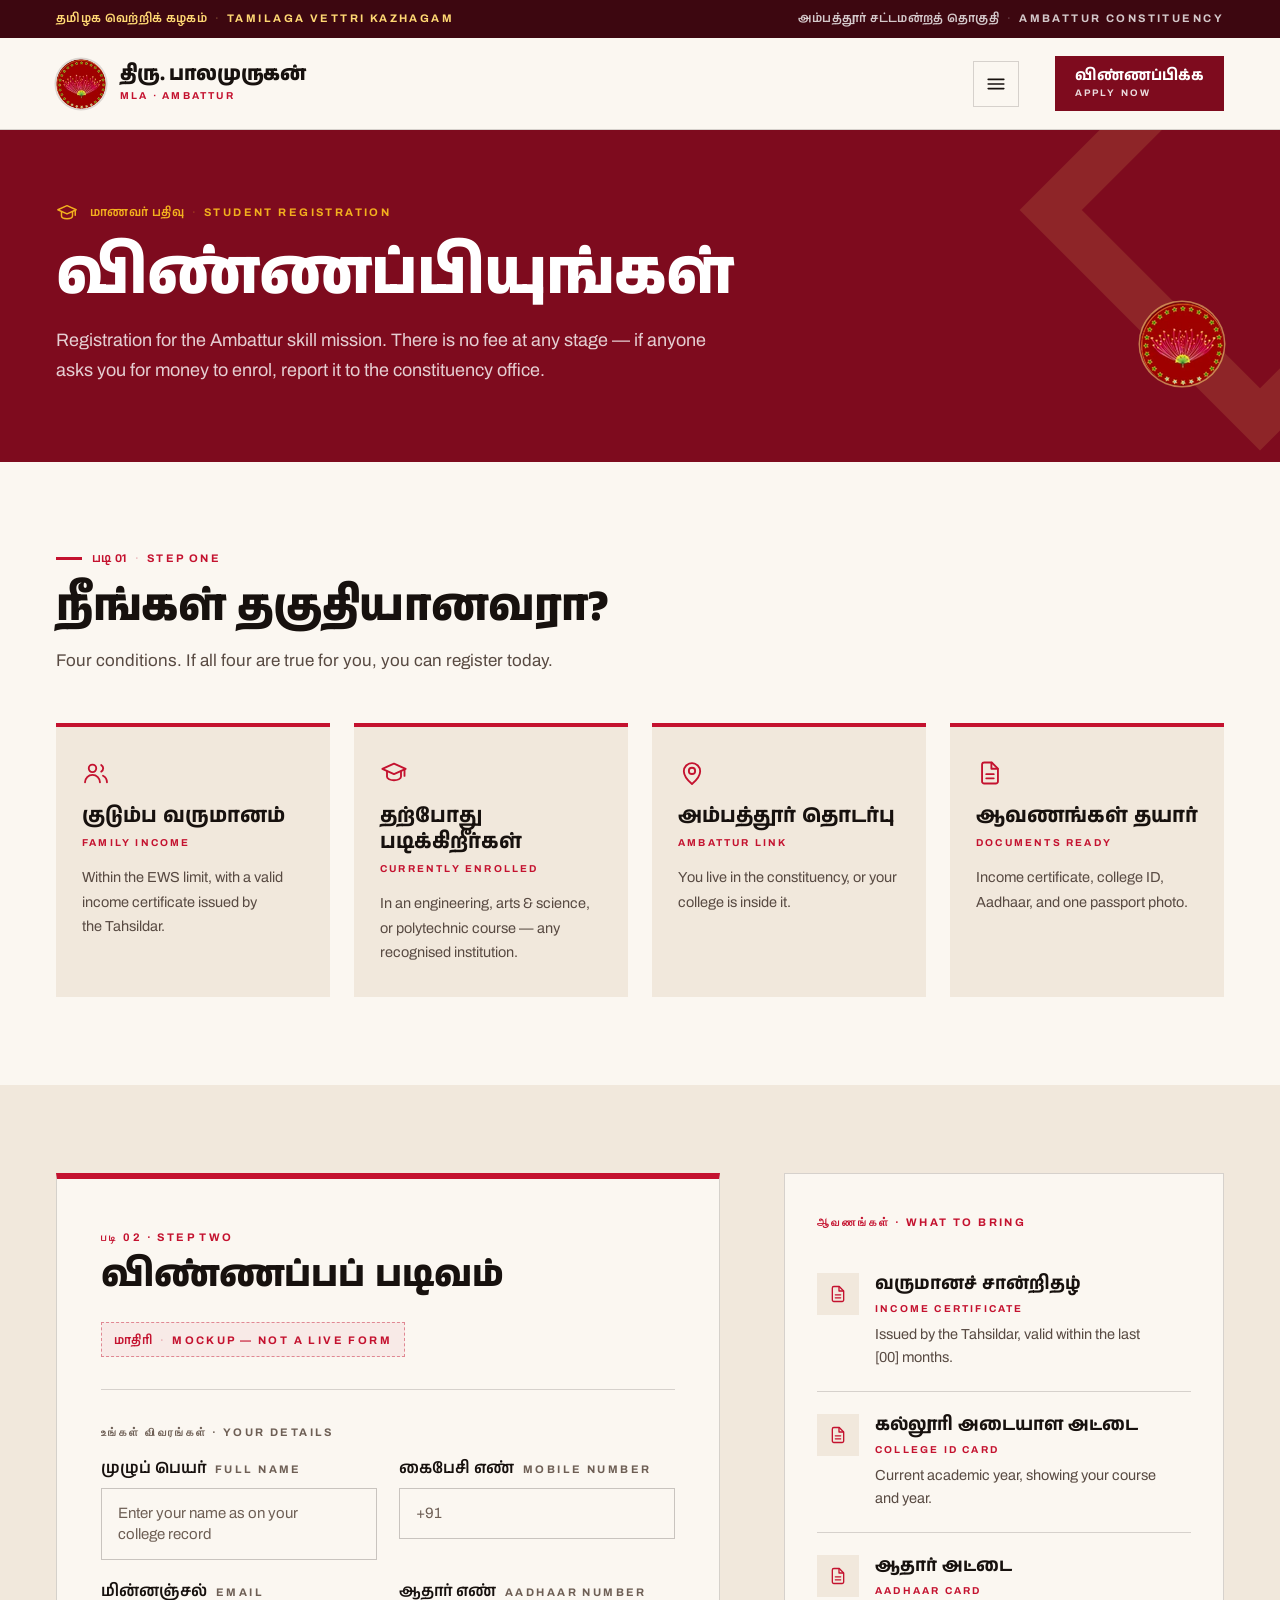
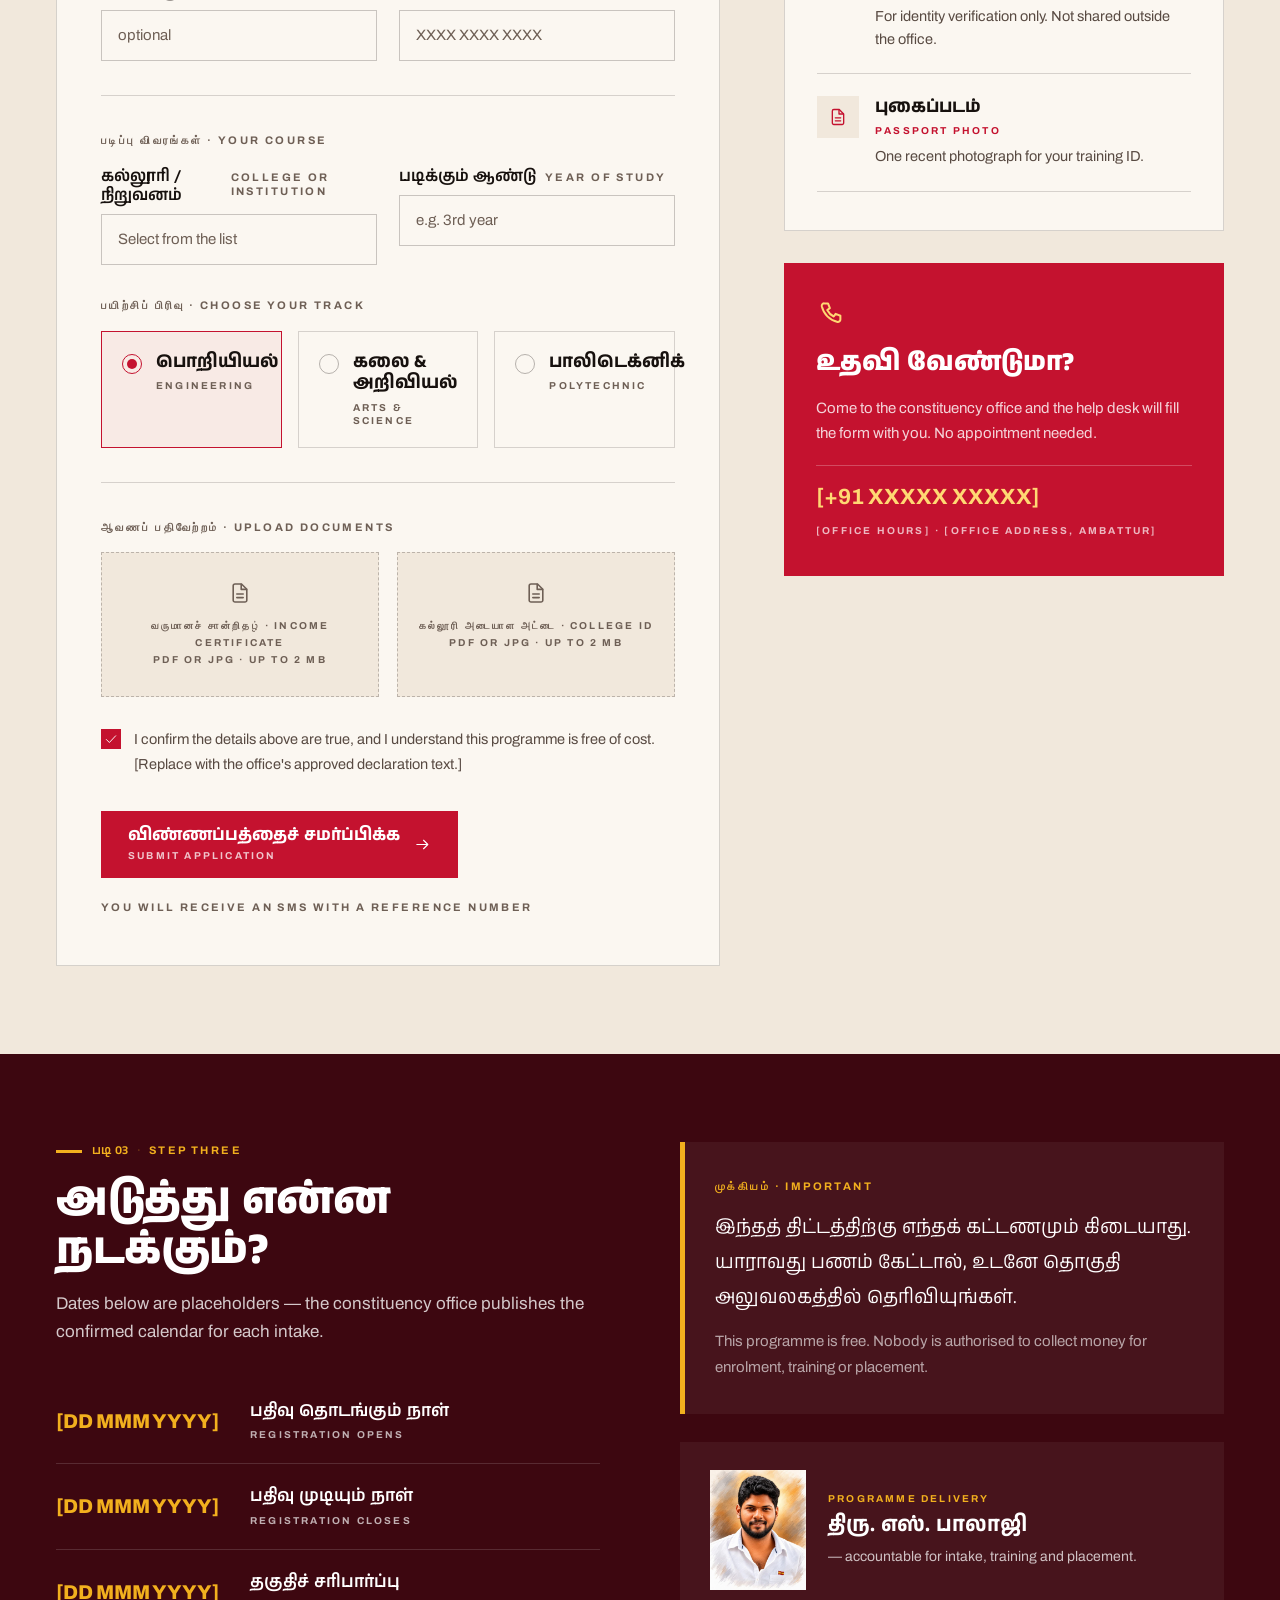
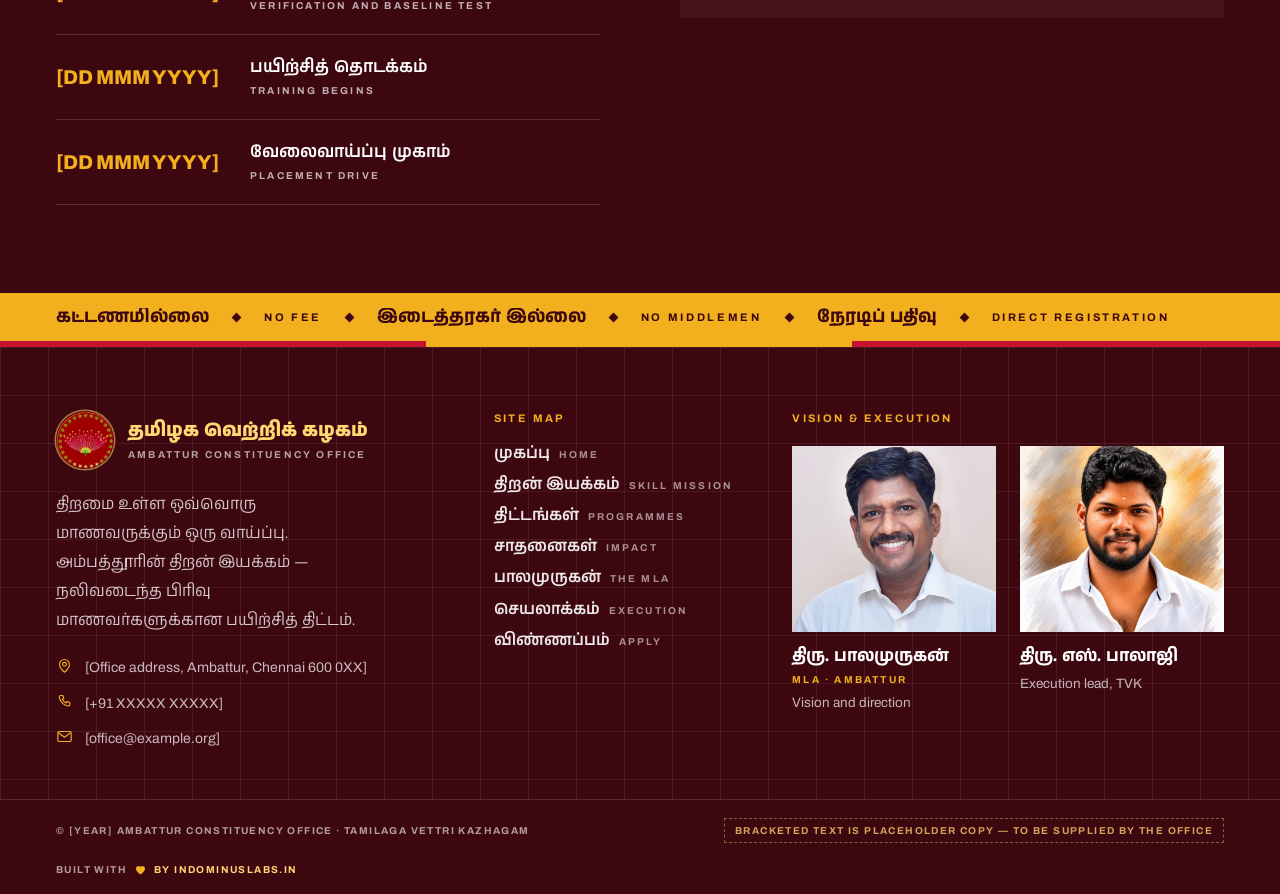
<file: apply.html>
<!doctype html>
<html lang="ta">
<head>
<meta charset="utf-8">
<meta name="viewport" content="width=device-width, initial-scale=1">
<title>விண்ணப்பியுங்கள் · Apply</title>
<meta name="description" content="Registration for the Ambattur skill mission. Free at every stage — eligibility, documents and how to apply.">
<meta name="theme-color" content="#7E0B1E">
<meta property="og:title" content="விண்ணப்பியுங்கள் · Apply">
<meta property="og:description" content="Registration for the Ambattur skill mission. Free at every stage — eligibility, documents and how to apply.">
<meta property="og:image" content="vijay.jpg">
<meta property="og:type" content="website">
<link rel="icon" href="tvk-logo.png">
<link rel="preconnect" href="https://fonts.googleapis.com">
<link rel="preconnect" href="https://fonts.gstatic.com" crossorigin>
<link rel="stylesheet" href="https://fonts.googleapis.com/css2?family=Anek+Tamil:wdth,wght@75..125,100..800&amp;family=Archivo:wdth,wght@62..125,100..900&amp;display=swap">
<link rel="stylesheet" href="styles.css">
<style>
:root{
      --ink:#17110E; --ink2:#584A42; --ink3:#6E5F55;
      --paper:#FBF7F1; --paper2:#F1E8DC; --paper3:#E6D9C8;
      --red:#C4122F; --deep:#7E0B1E; --night:#3D0710;
      --gold:#F2B01E; --gold2:#FFD873;
      --rule:rgba(23,17,14,.16);
      --ta:'Anek Tamil','Nirmala UI','Latha',sans-serif;
      --la:'Archivo','Helvetica Neue',Helvetica,sans-serif;
    }
    *{box-sizing:border-box}
    body{margin:0;background:var(--paper);color:var(--ink);font-family:var(--la);-webkit-font-smoothing:antialiased;text-wrap:pretty}
    a{color:var(--red);text-decoration:none}
    a:hover{color:var(--deep)}
    h1,h2,h3,h4,p,ul,ol,figure{margin:0}
    ul{padding:0;list-style:none}
    img{display:block;max-width:100%}
    .ta{font-family:var(--ta)}
    .kick{font:700 11px/1.3 var(--la);letter-spacing:.22em;text-transform:uppercase}
    .kick-ta{font:600 12px/1.45 var(--ta);letter-spacing:.03em;text-transform:none}
    .credit:hover .cname{color:#fff !important}
    .credit:hover .cheart{transform:scale(1.14)}
    .cheart{transition:transform .18s ease}
    .dots{background-image:radial-gradient(rgba(255,255,255,.20) 1px,transparent 1px);background-size:10px 10px}
    .dotsd{background-image:radial-gradient(rgba(23,17,14,.12) 1px,transparent 1px);background-size:10px 10px}
    .grid-l{background-image:linear-gradient(rgba(255,255,255,.07) 1px,transparent 1px),linear-gradient(90deg,rgba(255,255,255,.07) 1px,transparent 1px);background-size:48px 48px}
</style>
</head>
<body>
<div class="page">

<header>
  <div class="dots sec" style="display:flex;align-items:center;justify-content:space-between;height:38px;padding:0 56px;background:var(--night)">
    <span style="display:inline-flex;flex-wrap:wrap;align-items:baseline;gap:8px"><span class="kick-ta" style="font-size:12px;color:var(--gold2)">தமிழக வெற்றிக் கழகம்</span><span style="color:var(--gold2);opacity:.45;font-size:11px">·</span><span class="kick" style="font-size:11px;color:var(--gold2)">Tamilaga Vettri Kazhagam</span></span>
    <span style="display:inline-flex;flex-wrap:wrap;align-items:baseline;gap:8px"><span class="kick-ta" style="font-size:12px;color:rgba(255,255,255,.78)">அம்பத்தூர் சட்டமன்றத் தொகுதி</span><span style="color:rgba(255,255,255,.78);opacity:.45;font-size:11px">·</span><span class="kick" style="font-size:11px;color:rgba(255,255,255,.78)">Ambattur Constituency</span></span>
  </div>
  <div style="display:flex;align-items:center;justify-content:space-between;gap:36px;height:92px;padding:0 56px;background:var(--paper);border-bottom:1px solid var(--rule)" class="sec hdrow">
    <a href="index.html" style="display:flex;align-items:center;gap:14px;text-decoration:none">
      <img src="tvk-logo.png" alt="Tamilaga Vettri Kazhagam" style="width:50px;height:50px;flex:none;border-radius:50%;object-fit:cover;box-shadow:0 0 0 1.5px rgba(23,17,14,.14)">
      <span style="display:flex;flex-direction:column;gap:4px">
        <span class="ta" style="font:800 20px/1 var(--ta);color:var(--ink);letter-spacing:-.01em">திரு. பாலமுருகன்</span>
        <span class="kick" style="color:var(--red);font-size:10px">MLA · Ambattur</span>
      </span>
    </a>
    <input type="checkbox" id="navtoggle" class="navtoggle" aria-hidden="true">
    <label for="navtoggle" class="navbtn"><span class="sr">Menu</span><svg viewBox="0 0 24 24" width="22" height="22" fill="none" stroke="currentColor" stroke-width="1.8" stroke-linecap="round" aria-hidden="true"><path d="M3.5 7h17M3.5 12h17M3.5 17h17"></path></svg></label>
    <nav class="mainnav" style="display:flex;align-items:center;gap:26px">
      <a href="index.html" style="display:flex;flex-direction:column;gap:4px;text-decoration:none;padding-bottom:6px;border-bottom:2px solid transparent">
        <span class="ta" style="font:600 15px/1 var(--ta);color:var(--ink)">முகப்பு</span>
        <span class="kick" style="font-size:9.5px;color:var(--ink3)">Home</span>
      </a>
      <a href="skill-mission.html" style="display:flex;flex-direction:column;gap:4px;text-decoration:none;padding-bottom:6px;border-bottom:2px solid transparent">
        <span class="ta" style="font:600 15px/1 var(--ta);color:var(--ink)">திறன் இயக்கம்</span>
        <span class="kick" style="font-size:9.5px;color:var(--ink3)">Skill Mission</span>
      </a>
      <a href="programmes.html" style="display:flex;flex-direction:column;gap:4px;text-decoration:none;padding-bottom:6px;border-bottom:2px solid transparent">
        <span class="ta" style="font:600 15px/1 var(--ta);color:var(--ink)">திட்டங்கள்</span>
        <span class="kick" style="font-size:9.5px;color:var(--ink3)">Programmes</span>
      </a>
      <a href="impact.html" style="display:flex;flex-direction:column;gap:4px;text-decoration:none;padding-bottom:6px;border-bottom:2px solid transparent">
        <span class="ta" style="font:600 15px/1 var(--ta);color:var(--ink)">சாதனைகள்</span>
        <span class="kick" style="font-size:9.5px;color:var(--ink3)">Impact</span>
      </a>
      <a href="balamurugan.html" style="display:flex;flex-direction:column;gap:4px;text-decoration:none;padding-bottom:6px;border-bottom:2px solid transparent">
        <span class="ta" style="font:600 15px/1 var(--ta);color:var(--ink)">பாலமுருகன்</span>
        <span class="kick" style="font-size:9.5px;color:var(--ink3)">The MLA</span>
      </a>
      <a href="balaji.html" style="display:flex;flex-direction:column;gap:4px;text-decoration:none;padding-bottom:6px;border-bottom:2px solid transparent">
        <span class="ta" style="font:600 15px/1 var(--ta);color:var(--ink)">செயலாக்கம்</span>
        <span class="kick" style="font-size:9.5px;color:var(--ink3)">Execution</span>
      </a>
    </nav>
    <a href="apply.html" style="display:flex;flex-direction:column;gap:4px;background:var(--deep);color:#fff;padding:12px 20px;text-decoration:none">
      <span class="ta" style="font:700 15px/1 var(--ta)">விண்ணப்பிக்க</span>
      <span class="kick" style="font-size:9.5px;opacity:.85">Apply now</span>
    </a>
  </div>
</header>
<section class="dots sec" style="background:var(--deep);color:#fff;padding:72px 56px 76px;position:relative;overflow:hidden">
  <span style="position:absolute;right:-150px;top:-90px;width:340px;height:340px;border:44px solid rgba(255,216,115,.12);transform:rotate(45deg)"></span>
  <div style="position:relative;display:flex;align-items:flex-end;justify-content:space-between;gap:48px">
    <div style="max-width:820px" class="fw">
      <div style="display:flex;align-items:center;gap:12px">
        <span style="display:inline-flex;width:22px;height:22px;color:var(--gold);flex:none"><svg viewBox="0 0 24 24" width="100%" height="100%" fill="none" stroke="currentColor" stroke-width="1.6" stroke-linecap="round" stroke-linejoin="round" aria-hidden="true"><path d="M2 8.5 12 4l10 4.5-10 4.5L2 8.5Z"></path><path d="M6 10.7v4.6c0 1.6 2.7 2.9 6 2.9s6-1.3 6-2.9v-4.6"></path><path d="M21 9v5.5"></path></svg></span>
        <span style="display:inline-flex;flex-wrap:wrap;align-items:baseline;gap:8px"><span class="kick-ta" style="font-size:12px;color:var(--gold)">மாணவர் பதிவு</span><span style="color:var(--gold);opacity:.45;font-size:11px">·</span><span class="kick" style="font-size:11px;color:var(--gold)">Student registration</span></span>
      </div>
      <h1 class="ta" style="font:800 62px/1.1 var(--ta);margin-top:18px;letter-spacing:-.015em">விண்ணப்பியுங்கள்</h1>
      <p style="font:400 18px/1.65 var(--la);color:rgba(255,255,255,.8);margin-top:16px;max-width:680px" class="fw">Registration for the Ambattur skill mission. There is no fee at any stage — if anyone asks you for money to enrol, report it to the constituency office.</p>
    </div>
    <img src="tvk-logo.png" alt="Tamilaga Vettri Kazhagam" style="width:84px;height:84px;flex:none;border-radius:50%;object-fit:cover;box-shadow:0 0 0 1.5px rgba(255,216,115,.55)">
  </div>
</section>

<!-- ============ ELIGIBILITY ============ -->
<section style="background:var(--paper);padding:88px 56px" class="sec">
  <div style="max-width:700px;" class="fw">
    <div style="display:flex;align-items:center;gap:10px;">
      <span style="width:26px;height:3px;background:var(--red);flex:none"></span>
      <span style="display:inline-flex;flex-wrap:wrap;align-items:baseline;gap:8px"><span class="kick-ta" style="font-size:12px;color:var(--red)">படி 01</span><span style="color:var(--red);opacity:.45;font-size:11px">·</span><span class="kick" style="font-size:11px;color:var(--red)">Step one</span></span>
    </div>
    <h2 class="ta" style="font:800 44px/1.14 var(--ta);color:var(--ink);margin-top:16px;letter-spacing:-.01em">நீங்கள் தகுதியானவரா?</h2>
    <p style="font:400 17px/1.62 var(--la);color:var(--ink2);margin-top:14px">Four conditions. If all four are true for you, you can register today.</p>
  </div>
  <div style="display:grid;grid-template-columns:repeat(4,minmax(0,1fr));gap:24px;margin-top:48px" class="g4">
    <div style="background:var(--paper2);padding:32px 26px;display:flex;flex-direction:column;gap:16px;border-top:4px solid var(--red)">
      <span style="display:inline-flex;width:28px;height:28px;color:var(--red);flex:none"><svg viewBox="0 0 24 24" width="100%" height="100%" fill="none" stroke="currentColor" stroke-width="1.6" stroke-linecap="round" stroke-linejoin="round" aria-hidden="true"><circle cx="9" cy="8" r="3.2"></circle><path d="M2.6 20a6.4 6.4 0 0 1 12.8 0"></path><path d="M16.5 5.2a3.2 3.2 0 0 1 0 5.6M18 14.4A6.4 6.4 0 0 1 21.4 20"></path></svg></span>
      <div>
        <h3 class="ta" style="font:700 21px/1.25 var(--ta);color:var(--ink)">குடும்ப வருமானம்</h3>
        <div class="kick" style="color:var(--red);margin-top:7px;font-size:10px">Family income</div>
      </div>
      <p style="font:400 14.5px/1.7 var(--la);color:var(--ink2)">Within the EWS limit, with a valid income certificate issued by the Tahsildar.</p>
    </div><div style="background:var(--paper2);padding:32px 26px;display:flex;flex-direction:column;gap:16px;border-top:4px solid var(--red)">
      <span style="display:inline-flex;width:28px;height:28px;color:var(--red);flex:none"><svg viewBox="0 0 24 24" width="100%" height="100%" fill="none" stroke="currentColor" stroke-width="1.6" stroke-linecap="round" stroke-linejoin="round" aria-hidden="true"><path d="M2 8.5 12 4l10 4.5-10 4.5L2 8.5Z"></path><path d="M6 10.7v4.6c0 1.6 2.7 2.9 6 2.9s6-1.3 6-2.9v-4.6"></path><path d="M21 9v5.5"></path></svg></span>
      <div>
        <h3 class="ta" style="font:700 21px/1.25 var(--ta);color:var(--ink)">தற்போது படிக்கிறீர்கள்</h3>
        <div class="kick" style="color:var(--red);margin-top:7px;font-size:10px">Currently enrolled</div>
      </div>
      <p style="font:400 14.5px/1.7 var(--la);color:var(--ink2)">In an engineering, arts &amp; science, or polytechnic course — any recognised institution.</p>
    </div><div style="background:var(--paper2);padding:32px 26px;display:flex;flex-direction:column;gap:16px;border-top:4px solid var(--red)">
      <span style="display:inline-flex;width:28px;height:28px;color:var(--red);flex:none"><svg viewBox="0 0 24 24" width="100%" height="100%" fill="none" stroke="currentColor" stroke-width="1.6" stroke-linecap="round" stroke-linejoin="round" aria-hidden="true"><path d="M12 21.5s7-6 7-11a7 7 0 1 0-14 0c0 5 7 11 7 11Z"></path><circle cx="12" cy="10.2" r="2.7"></circle></svg></span>
      <div>
        <h3 class="ta" style="font:700 21px/1.25 var(--ta);color:var(--ink)">அம்பத்தூர் தொடர்பு</h3>
        <div class="kick" style="color:var(--red);margin-top:7px;font-size:10px">Ambattur link</div>
      </div>
      <p style="font:400 14.5px/1.7 var(--la);color:var(--ink2)">You live in the constituency, or your college is inside it.</p>
    </div><div style="background:var(--paper2);padding:32px 26px;display:flex;flex-direction:column;gap:16px;border-top:4px solid var(--red)">
      <span style="display:inline-flex;width:28px;height:28px;color:var(--red);flex:none"><svg viewBox="0 0 24 24" width="100%" height="100%" fill="none" stroke="currentColor" stroke-width="1.6" stroke-linecap="round" stroke-linejoin="round" aria-hidden="true"><path d="M13.5 3H7a1.8 1.8 0 0 0-1.8 1.8v14.4A1.8 1.8 0 0 0 7 21h10a1.8 1.8 0 0 0 1.8-1.8V8.3L13.5 3Z"></path><path d="M13.2 3.2v5.2h5.3M8.8 13h6.4M8.8 16.6h6.4"></path></svg></span>
      <div>
        <h3 class="ta" style="font:700 21px/1.25 var(--ta);color:var(--ink)">ஆவணங்கள் தயார்</h3>
        <div class="kick" style="color:var(--red);margin-top:7px;font-size:10px">Documents ready</div>
      </div>
      <p style="font:400 14.5px/1.7 var(--la);color:var(--ink2)">Income certificate, college ID, Aadhaar, and one passport photo.</p>
    </div>
  </div>
</section>

<!-- ============ THE FORM ============ -->
<section style="background:var(--paper2);padding:88px 56px" class="sec">
  <div style="display:grid;grid-template-columns:1fr 440px;gap:64px;align-items:start" class="gside">

    <div style="background:var(--paper);border:1px solid var(--rule);border-top:6px solid var(--red);padding:48px 44px">
      <div style="display:flex;align-items:center;justify-content:space-between;gap:24px;flex-wrap:wrap">
        <div>
          <span class="kick" style="color:var(--red)">படி 02 · Step two</span>
          <h2 class="ta" style="font:800 36px/1.15 var(--ta);color:var(--ink);margin-top:12px">விண்ணப்பப் படிவம்</h2>
        </div>
        <span style="border:1px dashed rgba(196,18,47,.45);background:rgba(196,18,47,.05);padding:7px 12px;display:inline-block"><span style="display:inline-flex;flex-wrap:wrap;align-items:baseline;gap:8px"><span class="kick-ta" style="font-size:12px;color:var(--red)">மாதிரி</span><span style="color:var(--red);opacity:.45;font-size:11px">·</span><span class="kick" style="font-size:11px;color:var(--red)">MOCKUP — not a live form</span></span></span>
      </div>

      <div style="height:1px;background:var(--rule);margin:32px 0"></div>

      <span class="kick" style="color:var(--ink3)">உங்கள் விவரங்கள் · Your details</span>
      <div style="display:grid;grid-template-columns:1fr 1fr;gap:22px;margin-top:20px" class="g2">
        <label style="grid-column:span 1;display:flex;flex-direction:column;gap:9px">
  <span style="display:flex;align-items:baseline;gap:9px">
    <span class="ta" style="font:600 16px/1.2 var(--ta);color:var(--ink)">முழுப் பெயர்</span>
    <span class="kick" style="color:var(--ink3);font-size:11px">Full name</span>
  </span>
  <span style="display:block;background:var(--paper);border:1px solid rgba(23,17,14,.22);padding:14px 16px;font:400 15px/1.4 var(--la);color:var(--ink3)">Enter your name as on your college record</span>
</label>
        <label style="grid-column:span 1;display:flex;flex-direction:column;gap:9px">
  <span style="display:flex;align-items:baseline;gap:9px">
    <span class="ta" style="font:600 16px/1.2 var(--ta);color:var(--ink)">கைபேசி எண்</span>
    <span class="kick" style="color:var(--ink3);font-size:11px">Mobile number</span>
  </span>
  <span style="display:block;background:var(--paper);border:1px solid rgba(23,17,14,.22);padding:14px 16px;font:400 15px/1.4 var(--la);color:var(--ink3)">+91</span>
</label>
        <label style="grid-column:span 1;display:flex;flex-direction:column;gap:9px">
  <span style="display:flex;align-items:baseline;gap:9px">
    <span class="ta" style="font:600 16px/1.2 var(--ta);color:var(--ink)">மின்னஞ்சல்</span>
    <span class="kick" style="color:var(--ink3);font-size:11px">Email</span>
  </span>
  <span style="display:block;background:var(--paper);border:1px solid rgba(23,17,14,.22);padding:14px 16px;font:400 15px/1.4 var(--la);color:var(--ink3)">optional</span>
</label>
        <label style="grid-column:span 1;display:flex;flex-direction:column;gap:9px">
  <span style="display:flex;align-items:baseline;gap:9px">
    <span class="ta" style="font:600 16px/1.2 var(--ta);color:var(--ink)">ஆதார் எண்</span>
    <span class="kick" style="color:var(--ink3);font-size:11px">Aadhaar number</span>
  </span>
  <span style="display:block;background:var(--paper);border:1px solid rgba(23,17,14,.22);padding:14px 16px;font:400 15px/1.4 var(--la);color:var(--ink3)">XXXX XXXX XXXX</span>
</label>
      </div>

      <div style="height:1px;background:var(--rule);margin:34px 0"></div>

      <span class="kick" style="color:var(--ink3)">படிப்பு விவரங்கள் · Your course</span>
      <div style="display:grid;grid-template-columns:1fr 1fr;gap:22px;margin-top:20px" class="g2">
        <label style="grid-column:span 1;display:flex;flex-direction:column;gap:9px">
  <span style="display:flex;align-items:baseline;gap:9px">
    <span class="ta" style="font:600 16px/1.2 var(--ta);color:var(--ink)">கல்லூரி / நிறுவனம்</span>
    <span class="kick" style="color:var(--ink3);font-size:11px">College or institution</span>
  </span>
  <span style="display:block;background:var(--paper);border:1px solid rgba(23,17,14,.22);padding:14px 16px;font:400 15px/1.4 var(--la);color:var(--ink3)">Select from the list</span>
</label>
        <label style="grid-column:span 1;display:flex;flex-direction:column;gap:9px">
  <span style="display:flex;align-items:baseline;gap:9px">
    <span class="ta" style="font:600 16px/1.2 var(--ta);color:var(--ink)">படிக்கும் ஆண்டு</span>
    <span class="kick" style="color:var(--ink3);font-size:11px">Year of study</span>
  </span>
  <span style="display:block;background:var(--paper);border:1px solid rgba(23,17,14,.22);padding:14px 16px;font:400 15px/1.4 var(--la);color:var(--ink3)">e.g. 3rd year</span>
</label>
      </div>

      <div style="margin-top:30px">
        <span class="kick" style="color:var(--ink3)">பயிற்சிப் பிரிவு · Choose your track</span>
        <div style="display:grid;grid-template-columns:repeat(3,minmax(0,1fr));gap:16px;margin-top:18px" class="g3">
          <label style="display:flex;gap:14px;align-items:flex-start;padding:20px 20px;background:rgba(196,18,47,.06);border:1.5px solid var(--red)">
  <span style="width:20px;height:20px;border:1.5px solid var(--red);border-radius:50%;flex:none;display:flex;align-items:center;justify-content:center;margin-top:2px">
    <span style="width:10px;height:10px;background:var(--red);border-radius:50%"></span>
  </span>
  <span style="display:flex;flex-direction:column;gap:6px">
    <span class="ta" style="font:700 18px/1.2 var(--ta);color:var(--ink)">பொறியியல்</span>
    <span class="kick" style="color:var(--ink3);font-size:10px">Engineering</span>
  </span>
</label>
          <label style="display:flex;gap:14px;align-items:flex-start;padding:20px 20px;background:var(--paper);border:1.5px solid rgba(23,17,14,.16)">
  <span style="width:20px;height:20px;border:1.5px solid rgba(23,17,14,.3);border-radius:50%;flex:none;display:flex;align-items:center;justify-content:center;margin-top:2px">
    
  </span>
  <span style="display:flex;flex-direction:column;gap:6px">
    <span class="ta" style="font:700 18px/1.2 var(--ta);color:var(--ink)">கலை &amp; அறிவியல்</span>
    <span class="kick" style="color:var(--ink3);font-size:10px">Arts &amp; Science</span>
  </span>
</label>
          <label style="display:flex;gap:14px;align-items:flex-start;padding:20px 20px;background:var(--paper);border:1.5px solid rgba(23,17,14,.16)">
  <span style="width:20px;height:20px;border:1.5px solid rgba(23,17,14,.3);border-radius:50%;flex:none;display:flex;align-items:center;justify-content:center;margin-top:2px">
    
  </span>
  <span style="display:flex;flex-direction:column;gap:6px">
    <span class="ta" style="font:700 18px/1.2 var(--ta);color:var(--ink)">பாலிடெக்னிக்</span>
    <span class="kick" style="color:var(--ink3);font-size:10px">Polytechnic</span>
  </span>
</label>
        </div>
      </div>

      <div style="height:1px;background:var(--rule);margin:34px 0"></div>

      <span class="kick" style="color:var(--ink3)">ஆவணப் பதிவேற்றம் · Upload documents</span>
      <div style="display:grid;grid-template-columns:1fr 1fr;gap:18px;margin-top:18px" class="g2">
        <div style="border:1.5px dashed rgba(23,17,14,.24);padding:28px 20px;display:flex;flex-direction:column;align-items:center;gap:12px;background:var(--paper2)">
          <span style="display:inline-flex;width:24px;height:24px;color:var(--ink3);flex:none"><svg viewBox="0 0 24 24" width="100%" height="100%" fill="none" stroke="currentColor" stroke-width="1.6" stroke-linecap="round" stroke-linejoin="round" aria-hidden="true"><path d="M13.5 3H7a1.8 1.8 0 0 0-1.8 1.8v14.4A1.8 1.8 0 0 0 7 21h10a1.8 1.8 0 0 0 1.8-1.8V8.3L13.5 3Z"></path><path d="M13.2 3.2v5.2h5.3M8.8 13h6.4M8.8 16.6h6.4"></path></svg></span>
          <span class="kick" style="color:var(--ink3);text-align:center;line-height:1.7;font-size:10px">வருமானச் சான்றிதழ் · Income certificate<br>PDF or JPG · up to 2 MB</span>
        </div><div style="border:1.5px dashed rgba(23,17,14,.24);padding:28px 20px;display:flex;flex-direction:column;align-items:center;gap:12px;background:var(--paper2)">
          <span style="display:inline-flex;width:24px;height:24px;color:var(--ink3);flex:none"><svg viewBox="0 0 24 24" width="100%" height="100%" fill="none" stroke="currentColor" stroke-width="1.6" stroke-linecap="round" stroke-linejoin="round" aria-hidden="true"><path d="M13.5 3H7a1.8 1.8 0 0 0-1.8 1.8v14.4A1.8 1.8 0 0 0 7 21h10a1.8 1.8 0 0 0 1.8-1.8V8.3L13.5 3Z"></path><path d="M13.2 3.2v5.2h5.3M8.8 13h6.4M8.8 16.6h6.4"></path></svg></span>
          <span class="kick" style="color:var(--ink3);text-align:center;line-height:1.7;font-size:10px">கல்லூரி அடையாள அட்டை · College ID<br>PDF or JPG · up to 2 MB</span>
        </div>
      </div>

      <label style="display:flex;gap:13px;align-items:flex-start;margin-top:30px">
        <span style="width:20px;height:20px;border:1.5px solid var(--red);background:var(--red);display:flex;align-items:center;justify-content:center;flex:none;margin-top:2px"><span style="display:inline-flex;width:14px;height:14px;color:#fff;flex:none"><svg viewBox="0 0 24 24" width="100%" height="100%" fill="none" stroke="currentColor" stroke-width="1.6" stroke-linecap="round" stroke-linejoin="round" aria-hidden="true"><path d="M4 12.8 9.2 18 20 6.5"></path></svg></span></span>
        <span style="font:400 14.5px/1.7 var(--la);color:var(--ink2)">I confirm the details above are true, and I understand this programme is free of cost. [Replace with the office's approved declaration text.]</span>
      </label>

      <div style="display:flex;align-items:center;gap:20px;margin-top:34px;flex-wrap:wrap">
        <a href="apply.html" style="background:var(--red);color:#fff;border:1.5px solid var(--red);display:inline-flex;align-items:center;gap:14px;padding:15px 26px;text-decoration:none">
    <span style="display:flex;flex-direction:column;gap:5px">
      <span class="ta" style="font:700 17px/1 var(--ta)">விண்ணப்பத்தைச் சமர்ப்பிக்க</span>
      <span class="kick" style="opacity:.75;font-size:10px">Submit application</span>
    </span>
    <span style="display:flex;width:17px;flex:none"><svg viewBox="0 0 24 24" width="100%" height="100%" fill="none" stroke="currentColor" stroke-width="1.6" stroke-linecap="round" stroke-linejoin="round" aria-hidden="true"><path d="M4 12h15.5M13.5 6l6 6-6 6"></path></svg></span>
  </a>
        <span class="kick" style="color:var(--ink3);line-height:1.8">You will receive an SMS with a reference number</span>
      </div>
    </div>

    <div style="display:flex;flex-direction:column;gap:32px">
      <aside style="background:var(--paper);border:1px solid var(--rule);padding:38px 32px">
        <span class="kick" style="color:var(--red)">ஆவணங்கள் · What to bring</span>
        <ul style="margin-top:22px">
          <li style="display:flex;gap:16px;align-items:flex-start;padding:22px 0;border-bottom:1px solid var(--rule)">
  <span style="width:42px;height:42px;background:var(--paper2);display:flex;align-items:center;justify-content:center;flex:none"><span style="display:inline-flex;width:20px;height:20px;color:var(--red);flex:none"><svg viewBox="0 0 24 24" width="100%" height="100%" fill="none" stroke="currentColor" stroke-width="1.6" stroke-linecap="round" stroke-linejoin="round" aria-hidden="true"><path d="M13.5 3H7a1.8 1.8 0 0 0-1.8 1.8v14.4A1.8 1.8 0 0 0 7 21h10a1.8 1.8 0 0 0 1.8-1.8V8.3L13.5 3Z"></path><path d="M13.2 3.2v5.2h5.3M8.8 13h6.4M8.8 16.6h6.4"></path></svg></span></span>
  <span style="display:flex;flex-direction:column;gap:6px">
    <span class="ta" style="font:700 18px/1.25 var(--ta);color:var(--ink)">வருமானச் சான்றிதழ்</span>
    <span class="kick" style="color:var(--red);font-size:10px">Income certificate</span>
    <span style="font:400 14.5px/1.6 var(--la);color:var(--ink2);margin-top:2px">Issued by the Tahsildar, valid within the last [00] months.</span>
  </span>
</li>
          <li style="display:flex;gap:16px;align-items:flex-start;padding:22px 0;border-bottom:1px solid var(--rule)">
  <span style="width:42px;height:42px;background:var(--paper2);display:flex;align-items:center;justify-content:center;flex:none"><span style="display:inline-flex;width:20px;height:20px;color:var(--red);flex:none"><svg viewBox="0 0 24 24" width="100%" height="100%" fill="none" stroke="currentColor" stroke-width="1.6" stroke-linecap="round" stroke-linejoin="round" aria-hidden="true"><path d="M13.5 3H7a1.8 1.8 0 0 0-1.8 1.8v14.4A1.8 1.8 0 0 0 7 21h10a1.8 1.8 0 0 0 1.8-1.8V8.3L13.5 3Z"></path><path d="M13.2 3.2v5.2h5.3M8.8 13h6.4M8.8 16.6h6.4"></path></svg></span></span>
  <span style="display:flex;flex-direction:column;gap:6px">
    <span class="ta" style="font:700 18px/1.25 var(--ta);color:var(--ink)">கல்லூரி அடையாள அட்டை</span>
    <span class="kick" style="color:var(--red);font-size:10px">College ID card</span>
    <span style="font:400 14.5px/1.6 var(--la);color:var(--ink2);margin-top:2px">Current academic year, showing your course and year.</span>
  </span>
</li>
          <li style="display:flex;gap:16px;align-items:flex-start;padding:22px 0;border-bottom:1px solid var(--rule)">
  <span style="width:42px;height:42px;background:var(--paper2);display:flex;align-items:center;justify-content:center;flex:none"><span style="display:inline-flex;width:20px;height:20px;color:var(--red);flex:none"><svg viewBox="0 0 24 24" width="100%" height="100%" fill="none" stroke="currentColor" stroke-width="1.6" stroke-linecap="round" stroke-linejoin="round" aria-hidden="true"><path d="M13.5 3H7a1.8 1.8 0 0 0-1.8 1.8v14.4A1.8 1.8 0 0 0 7 21h10a1.8 1.8 0 0 0 1.8-1.8V8.3L13.5 3Z"></path><path d="M13.2 3.2v5.2h5.3M8.8 13h6.4M8.8 16.6h6.4"></path></svg></span></span>
  <span style="display:flex;flex-direction:column;gap:6px">
    <span class="ta" style="font:700 18px/1.25 var(--ta);color:var(--ink)">ஆதார் அட்டை</span>
    <span class="kick" style="color:var(--red);font-size:10px">Aadhaar card</span>
    <span style="font:400 14.5px/1.6 var(--la);color:var(--ink2);margin-top:2px">For identity verification only. Not shared outside the office.</span>
  </span>
</li>
          <li style="display:flex;gap:16px;align-items:flex-start;padding:22px 0;border-bottom:1px solid var(--rule)">
  <span style="width:42px;height:42px;background:var(--paper2);display:flex;align-items:center;justify-content:center;flex:none"><span style="display:inline-flex;width:20px;height:20px;color:var(--red);flex:none"><svg viewBox="0 0 24 24" width="100%" height="100%" fill="none" stroke="currentColor" stroke-width="1.6" stroke-linecap="round" stroke-linejoin="round" aria-hidden="true"><path d="M13.5 3H7a1.8 1.8 0 0 0-1.8 1.8v14.4A1.8 1.8 0 0 0 7 21h10a1.8 1.8 0 0 0 1.8-1.8V8.3L13.5 3Z"></path><path d="M13.2 3.2v5.2h5.3M8.8 13h6.4M8.8 16.6h6.4"></path></svg></span></span>
  <span style="display:flex;flex-direction:column;gap:6px">
    <span class="ta" style="font:700 18px/1.25 var(--ta);color:var(--ink)">புகைப்படம்</span>
    <span class="kick" style="color:var(--red);font-size:10px">Passport photo</span>
    <span style="font:400 14.5px/1.6 var(--la);color:var(--ink2);margin-top:2px">One recent photograph for your training ID.</span>
  </span>
</li>
        </ul>
      </aside>

      <aside style="background:var(--red);color:#fff;padding:36px 32px;display:flex;flex-direction:column;gap:18px">
        <span style="display:inline-flex;width:30px;height:30px;color:var(--gold2);flex:none"><svg viewBox="0 0 24 24" width="100%" height="100%" fill="none" stroke="currentColor" stroke-width="1.6" stroke-linecap="round" stroke-linejoin="round" aria-hidden="true"><path d="M6.6 3.5h3l1.5 3.8-2.1 1.5a11.5 11.5 0 0 0 5.2 5.2l1.5-2.1 3.8 1.5v3a2 2 0 0 1-2.2 2A16.8 16.8 0 0 1 4.6 5.7a2 2 0 0 1 2-2.2Z"></path></svg></span>
        <h3 class="ta" style="font:800 26px/1.2 var(--ta)">உதவி வேண்டுமா?</h3>
        <p style="font:400 15px/1.7 var(--la);color:rgba(255,255,255,.82)">Come to the constituency office and the help desk will fill the form with you. No appointment needed.</p>
        <div style="display:flex;flex-direction:column;gap:12px;padding-top:18px;border-top:1px solid rgba(255,255,255,.24)">
          <span style="font:700 22px/1.2 var(--la);color:var(--gold2)">[+91 XXXXX XXXXX]</span>
          <span class="kick" style="color:rgba(255,255,255,.7);font-size:10px;line-height:1.8">[Office hours] · [Office address, Ambattur]</span>
        </div>
      </aside>
    </div>
  </div>
</section>

<!-- ============ TIMELINE ============ -->
<section class="grid-l sec" style="background:var(--night);color:#fff;padding:88px 56px">
  <div style="display:grid;grid-template-columns:1fr 1fr;gap:80px;align-items:start" class="g2">
    <div>
      <div style="max-width:560px;" class="fw">
    <div style="display:flex;align-items:center;gap:10px;">
      <span style="width:26px;height:3px;background:var(--gold);flex:none"></span>
      <span style="display:inline-flex;flex-wrap:wrap;align-items:baseline;gap:8px"><span class="kick-ta" style="font-size:12px;color:var(--gold)">படி 03</span><span style="color:var(--gold);opacity:.45;font-size:11px">·</span><span class="kick" style="font-size:11px;color:var(--gold)">Step three</span></span>
    </div>
    <h2 class="ta" style="font:800 44px/1.14 var(--ta);color:#fff;margin-top:16px;letter-spacing:-.01em">அடுத்து என்ன நடக்கும்?</h2>
    <p style="font:400 17px/1.62 var(--la);color:rgba(255,255,255,.78);margin-top:14px">Dates below are placeholders — the constituency office publishes the confirmed calendar for each intake.</p>
  </div>
      <div style="margin-top:34px">
        <div style="display:flex;align-items:center;gap:24px;padding:22px 0;border-bottom:1px solid rgba(255,255,255,.14)">
  <span style="font:800 20px/1 var(--la);color:var(--gold);letter-spacing:-.01em;min-width:170px;flex:none" class="nomin">[DD MMM YYYY]</span>
  <span style="display:flex;flex-direction:column;gap:6px">
    <span class="ta" style="font:600 17px/1.25 var(--ta);color:#fff">பதிவு தொடங்கும் நாள்</span>
    <span class="kick" style="color:rgba(255,255,255,.68);font-size:10px">Registration opens</span>
  </span>
</div>
        <div style="display:flex;align-items:center;gap:24px;padding:22px 0;border-bottom:1px solid rgba(255,255,255,.14)">
  <span style="font:800 20px/1 var(--la);color:var(--gold);letter-spacing:-.01em;min-width:170px;flex:none" class="nomin">[DD MMM YYYY]</span>
  <span style="display:flex;flex-direction:column;gap:6px">
    <span class="ta" style="font:600 17px/1.25 var(--ta);color:#fff">பதிவு முடியும் நாள்</span>
    <span class="kick" style="color:rgba(255,255,255,.68);font-size:10px">Registration closes</span>
  </span>
</div>
        <div style="display:flex;align-items:center;gap:24px;padding:22px 0;border-bottom:1px solid rgba(255,255,255,.14)">
  <span style="font:800 20px/1 var(--la);color:var(--gold);letter-spacing:-.01em;min-width:170px;flex:none" class="nomin">[DD MMM YYYY]</span>
  <span style="display:flex;flex-direction:column;gap:6px">
    <span class="ta" style="font:600 17px/1.25 var(--ta);color:#fff">தகுதிச் சரிபார்ப்பு</span>
    <span class="kick" style="color:rgba(255,255,255,.68);font-size:10px">Verification and baseline test</span>
  </span>
</div>
        <div style="display:flex;align-items:center;gap:24px;padding:22px 0;border-bottom:1px solid rgba(255,255,255,.14)">
  <span style="font:800 20px/1 var(--la);color:var(--gold);letter-spacing:-.01em;min-width:170px;flex:none" class="nomin">[DD MMM YYYY]</span>
  <span style="display:flex;flex-direction:column;gap:6px">
    <span class="ta" style="font:600 17px/1.25 var(--ta);color:#fff">பயிற்சித் தொடக்கம்</span>
    <span class="kick" style="color:rgba(255,255,255,.68);font-size:10px">Training begins</span>
  </span>
</div>
        <div style="display:flex;align-items:center;gap:24px;padding:22px 0;border-bottom:1px solid rgba(255,255,255,.14)">
  <span style="font:800 20px/1 var(--la);color:var(--gold);letter-spacing:-.01em;min-width:170px;flex:none" class="nomin">[DD MMM YYYY]</span>
  <span style="display:flex;flex-direction:column;gap:6px">
    <span class="ta" style="font:600 17px/1.25 var(--ta);color:#fff">வேலைவாய்ப்பு முகாம்</span>
    <span class="kick" style="color:rgba(255,255,255,.68);font-size:10px">Placement drive</span>
  </span>
</div>
      </div>
    </div>

    <div style="display:flex;flex-direction:column;gap:28px">
      <div style="background:rgba(255,255,255,.05);border-left:5px solid var(--gold);padding:34px 30px">
        <span class="kick" style="color:var(--gold)">முக்கியம் · Important</span>
        <p class="ta" style="font:400 19px/1.85 var(--ta);color:#fff;margin-top:16px">இந்தத் திட்டத்திற்கு எந்தக் கட்டணமும் கிடையாது. யாராவது பணம் கேட்டால், உடனே தொகுதி அலுவலகத்தில் தெரிவியுங்கள்.</p>
        <p style="font:400 15px/1.7 var(--la);color:rgba(255,255,255,.62);margin-top:14px">This programme is free. Nobody is authorised to collect money for enrolment, training or placement.</p>
      </div>

      <div style="display:flex;align-items:center;gap:22px;background:rgba(255,255,255,.05);padding:28px 30px">
        <figure style="margin:0;position:relative;width:96px;flex:none">
    
    <div style="position:relative;width:96px;height:120px;overflow:hidden;background:var(--paper2)">
      <img src="balaji.jpg" alt="Thiru S. Balaji" style="width:100%;height:100%;object-fit:cover;object-position:50% 24%;">
    </div>
    
  </figure>
        <span style="display:flex;flex-direction:column;gap:8px">
          <span class="kick" style="color:var(--gold);font-size:10px">Programme delivery</span>
          <span class="ta" style="font:700 21px/1.2 var(--ta);color:#fff">திரு. எஸ். பாலாஜி</span>
          <span style="font:400 14px/1.6 var(--la);color:rgba(255,255,255,.74)"> — accountable for intake, training and placement.</span>
        </span>
      </div>
    </div>
  </div>
</section>

<div style="background:var(--gold);color:#3D0710;padding:15px 0;overflow:hidden">
    <div style="display:flex;align-items:center;gap:24px;padding:0 56px;white-space:nowrap" class="sec scrollx">
      <span class="ta" style="font:700 18px/1 var(--ta)">கட்டணமில்லை</span><span style="width:7px;height:7px;background:#3D0710;transform:rotate(45deg);flex:none"></span><span class="kick" style="letter-spacing:.24em">NO FEE</span><span style="width:7px;height:7px;background:#3D0710;transform:rotate(45deg);flex:none"></span><span class="ta" style="font:700 18px/1 var(--ta)">இடைத்தரகர் இல்லை</span><span style="width:7px;height:7px;background:#3D0710;transform:rotate(45deg);flex:none"></span><span class="kick" style="letter-spacing:.24em">NO MIDDLEMEN</span><span style="width:7px;height:7px;background:#3D0710;transform:rotate(45deg);flex:none"></span><span class="ta" style="font:700 18px/1 var(--ta)">நேரடிப் பதிவு</span><span style="width:7px;height:7px;background:#3D0710;transform:rotate(45deg);flex:none"></span><span class="kick" style="letter-spacing:.24em">DIRECT REGISTRATION</span>
    </div>
  </div>

<footer style="background:var(--night);color:#fff">
  <div style="height:6px;background:linear-gradient(90deg,var(--red) 0 33.3%,var(--gold) 33.3% 66.6%,var(--red) 66.6%)"></div>
  <div class="grid-l gside sec" style="padding:64px 56px 48px;display:grid;grid-template-columns:1.25fr .8fr 1.4fr;gap:52px">

    <div style="display:flex;flex-direction:column;gap:22px">
      <div style="display:flex;align-items:center;gap:14px">
        <img src="tvk-logo.png" alt="Tamilaga Vettri Kazhagam" style="width:58px;height:58px;flex:none;border-radius:50%;object-fit:cover;box-shadow:0 0 0 1.5px rgba(255,216,115,.55)">
        <span style="display:flex;flex-direction:column;gap:6px">
          <span class="ta" style="font:800 19px/1.15 var(--ta);color:var(--gold2)">தமிழக வெற்றிக் கழகம்</span>
          <span class="kick" style="color:rgba(255,255,255,.62);font-size:10px">Ambattur Constituency Office</span>
        </span>
      </div>
      <p class="ta fw" style="font:400 16px/1.8 var(--ta);color:rgba(255,255,255,.78);max-width:320px">திறமை உள்ள ஒவ்வொரு மாணவருக்கும் ஒரு வாய்ப்பு. அம்பத்தூரின் திறன் இயக்கம் — நலிவடைந்த பிரிவு மாணவர்களுக்கான பயிற்சித் திட்டம்.</p>
      <ul style="display:flex;flex-direction:column;gap:13px">
        <li style="display:flex;gap:12px;align-items:flex-start"><span style="display:inline-flex;width:17px;height:17px;color:var(--gold);flex:none"><svg viewBox="0 0 24 24" width="100%" height="100%" fill="none" stroke="currentColor" stroke-width="1.6" stroke-linecap="round" stroke-linejoin="round" aria-hidden="true"><path d="M12 21.5s7-6 7-11a7 7 0 1 0-14 0c0 5 7 11 7 11Z"></path><circle cx="12" cy="10.2" r="2.7"></circle></svg></span><span style="font:400 14px/1.6 var(--la);color:rgba(255,255,255,.72)">[Office address, Ambattur, Chennai 600 0XX]</span></li><li style="display:flex;gap:12px;align-items:flex-start"><span style="display:inline-flex;width:17px;height:17px;color:var(--gold);flex:none"><svg viewBox="0 0 24 24" width="100%" height="100%" fill="none" stroke="currentColor" stroke-width="1.6" stroke-linecap="round" stroke-linejoin="round" aria-hidden="true"><path d="M6.6 3.5h3l1.5 3.8-2.1 1.5a11.5 11.5 0 0 0 5.2 5.2l1.5-2.1 3.8 1.5v3a2 2 0 0 1-2.2 2A16.8 16.8 0 0 1 4.6 5.7a2 2 0 0 1 2-2.2Z"></path></svg></span><span style="font:400 14px/1.6 var(--la);color:rgba(255,255,255,.72)">[+91 XXXXX XXXXX]</span></li><li style="display:flex;gap:12px;align-items:flex-start"><span style="display:inline-flex;width:17px;height:17px;color:var(--gold);flex:none"><svg viewBox="0 0 24 24" width="100%" height="100%" fill="none" stroke="currentColor" stroke-width="1.6" stroke-linecap="round" stroke-linejoin="round" aria-hidden="true"><rect x="2.6" y="5" width="18.8" height="14" rx="1.8"></rect><path d="m3.5 6.8 8.5 6.2 8.5-6.2"></path></svg></span><span style="font:400 14px/1.6 var(--la);color:rgba(255,255,255,.72)">[office@example.org]</span></li>
      </ul>
    </div>

    <div style="display:flex;flex-direction:column;gap:18px">
      <span class="kick" style="color:var(--gold)">Site map</span>
      <ul style="display:flex;flex-direction:column;gap:12px">
        <li><a href="index.html" style="display:flex;align-items:baseline;gap:9px;text-decoration:none"><span class="ta" style="font:600 16px/1.2 var(--ta);color:rgba(255,255,255,.9)">முகப்பு</span><span class="kick" style="font-size:10px;color:rgba(255,255,255,.55)">Home</span></a></li>
        <li><a href="skill-mission.html" style="display:flex;align-items:baseline;gap:9px;text-decoration:none"><span class="ta" style="font:600 16px/1.2 var(--ta);color:rgba(255,255,255,.9)">திறன் இயக்கம்</span><span class="kick" style="font-size:10px;color:rgba(255,255,255,.55)">Skill Mission</span></a></li>
        <li><a href="programmes.html" style="display:flex;align-items:baseline;gap:9px;text-decoration:none"><span class="ta" style="font:600 16px/1.2 var(--ta);color:rgba(255,255,255,.9)">திட்டங்கள்</span><span class="kick" style="font-size:10px;color:rgba(255,255,255,.55)">Programmes</span></a></li>
        <li><a href="impact.html" style="display:flex;align-items:baseline;gap:9px;text-decoration:none"><span class="ta" style="font:600 16px/1.2 var(--ta);color:rgba(255,255,255,.9)">சாதனைகள்</span><span class="kick" style="font-size:10px;color:rgba(255,255,255,.55)">Impact</span></a></li>
        <li><a href="balamurugan.html" style="display:flex;align-items:baseline;gap:9px;text-decoration:none"><span class="ta" style="font:600 16px/1.2 var(--ta);color:rgba(255,255,255,.9)">பாலமுருகன்</span><span class="kick" style="font-size:10px;color:rgba(255,255,255,.55)">The MLA</span></a></li>
        <li><a href="balaji.html" style="display:flex;align-items:baseline;gap:9px;text-decoration:none"><span class="ta" style="font:600 16px/1.2 var(--ta);color:rgba(255,255,255,.9)">செயலாக்கம்</span><span class="kick" style="font-size:10px;color:rgba(255,255,255,.55)">Execution</span></a></li>
        <li><a href="apply.html" style="display:flex;align-items:baseline;gap:9px;text-decoration:none"><span class="ta" style="font:600 16px/1.2 var(--ta);color:rgba(255,255,255,.9)">விண்ணப்பம்</span><span class="kick" style="font-size:10px;color:rgba(255,255,255,.55)">Apply</span></a></li>
      </ul>
    </div>

    <div style="display:flex;flex-direction:column;gap:20px">
      <span class="kick" style="color:var(--gold)">Vision &amp; execution</span>
      <div class="foot2 g2" style="display:grid;grid-template-columns:1fr 1fr;gap:24px">
        <div style="display:flex;flex-direction:column;gap:14px">
  <div style="width:100%;height:186px;overflow:hidden;background:rgba(255,255,255,.06)"><img src="balamurugan.jpg" alt="Thiru Balamurugan, MLA — Ambattur" style="width:100%;height:100%;object-fit:cover;object-position:50% 22%;"></div>
  <div>
    <div class="ta" style="font:700 17px/1.25 var(--ta);color:#fff">திரு. பாலமுருகன்</div>
    <div class="kick" style="color:var(--gold);margin-top:6px;font-size:10px">MLA · Ambattur</div>
    <div style="font:400 13.5px/1.55 var(--la);color:rgba(255,255,255,.7);margin-top:7px">Vision and direction</div>
  </div>
</div>
        <div style="display:flex;flex-direction:column;gap:14px">
  <div style="width:100%;height:186px;overflow:hidden;background:rgba(255,255,255,.06)"><img src="balaji.jpg" alt="Thiru S. Balaji" style="width:100%;height:100%;object-fit:cover;object-position:50% 24%;"></div>
  <div>
    <div class="ta" style="font:700 17px/1.25 var(--ta);color:#fff">திரு. எஸ். பாலாஜி</div>
    <div class="kick" style="color:var(--gold);margin-top:6px;font-size:10px"></div>
    <div style="font:400 13.5px/1.55 var(--la);color:rgba(255,255,255,.7);margin-top:7px">Execution lead, TVK</div>
  </div>
</div>
      </div>
    </div>
  </div>
  <div style="padding:18px 56px;border-top:1px solid rgba(255,255,255,.14);display:flex;align-items:center;justify-content:space-between;gap:20px;flex-wrap:wrap" class="sec">
    <span class="kick" style="color:rgba(255,255,255,.6);letter-spacing:.14em;font-size:10px">© [YEAR] Ambattur Constituency Office · Tamilaga Vettri Kazhagam</span>
    <span class="kick" style="color:rgba(255,216,115,.75);letter-spacing:.14em;border:1px dashed rgba(255,216,115,.4);padding:5px 10px;font-size:10px">Bracketed text is placeholder copy — to be supplied by the office</span>
    <a class="credit" href="https://indominuslabs.in" target="_blank" rel="noopener noreferrer" style="display:inline-flex;align-items:center;gap:7px;text-decoration:none">
    <span class="kick" style="color:rgba(255,255,255,.6);font-size:10px;letter-spacing:.14em">Built with</span>
    <span class="cheart" style="display:flex;width:13px;height:13px;color:var(--gold);flex:none"><svg viewBox="0 0 24 24" width="100%" height="100%" fill="currentColor" aria-hidden="true"><path d="M12 21s-8.4-5.1-8.4-11A4.8 4.8 0 0 1 12 7.2 4.8 4.8 0 0 1 20.4 10c0 5.9-8.4 11-8.4 11Z"/></svg></span>
    <span class="kick cname" style="color:var(--gold2);font-size:10px;letter-spacing:.14em">by indominuslabs.in</span>
  </a>
  </div>
</footer>

</div>
</body>
</html>
</file>
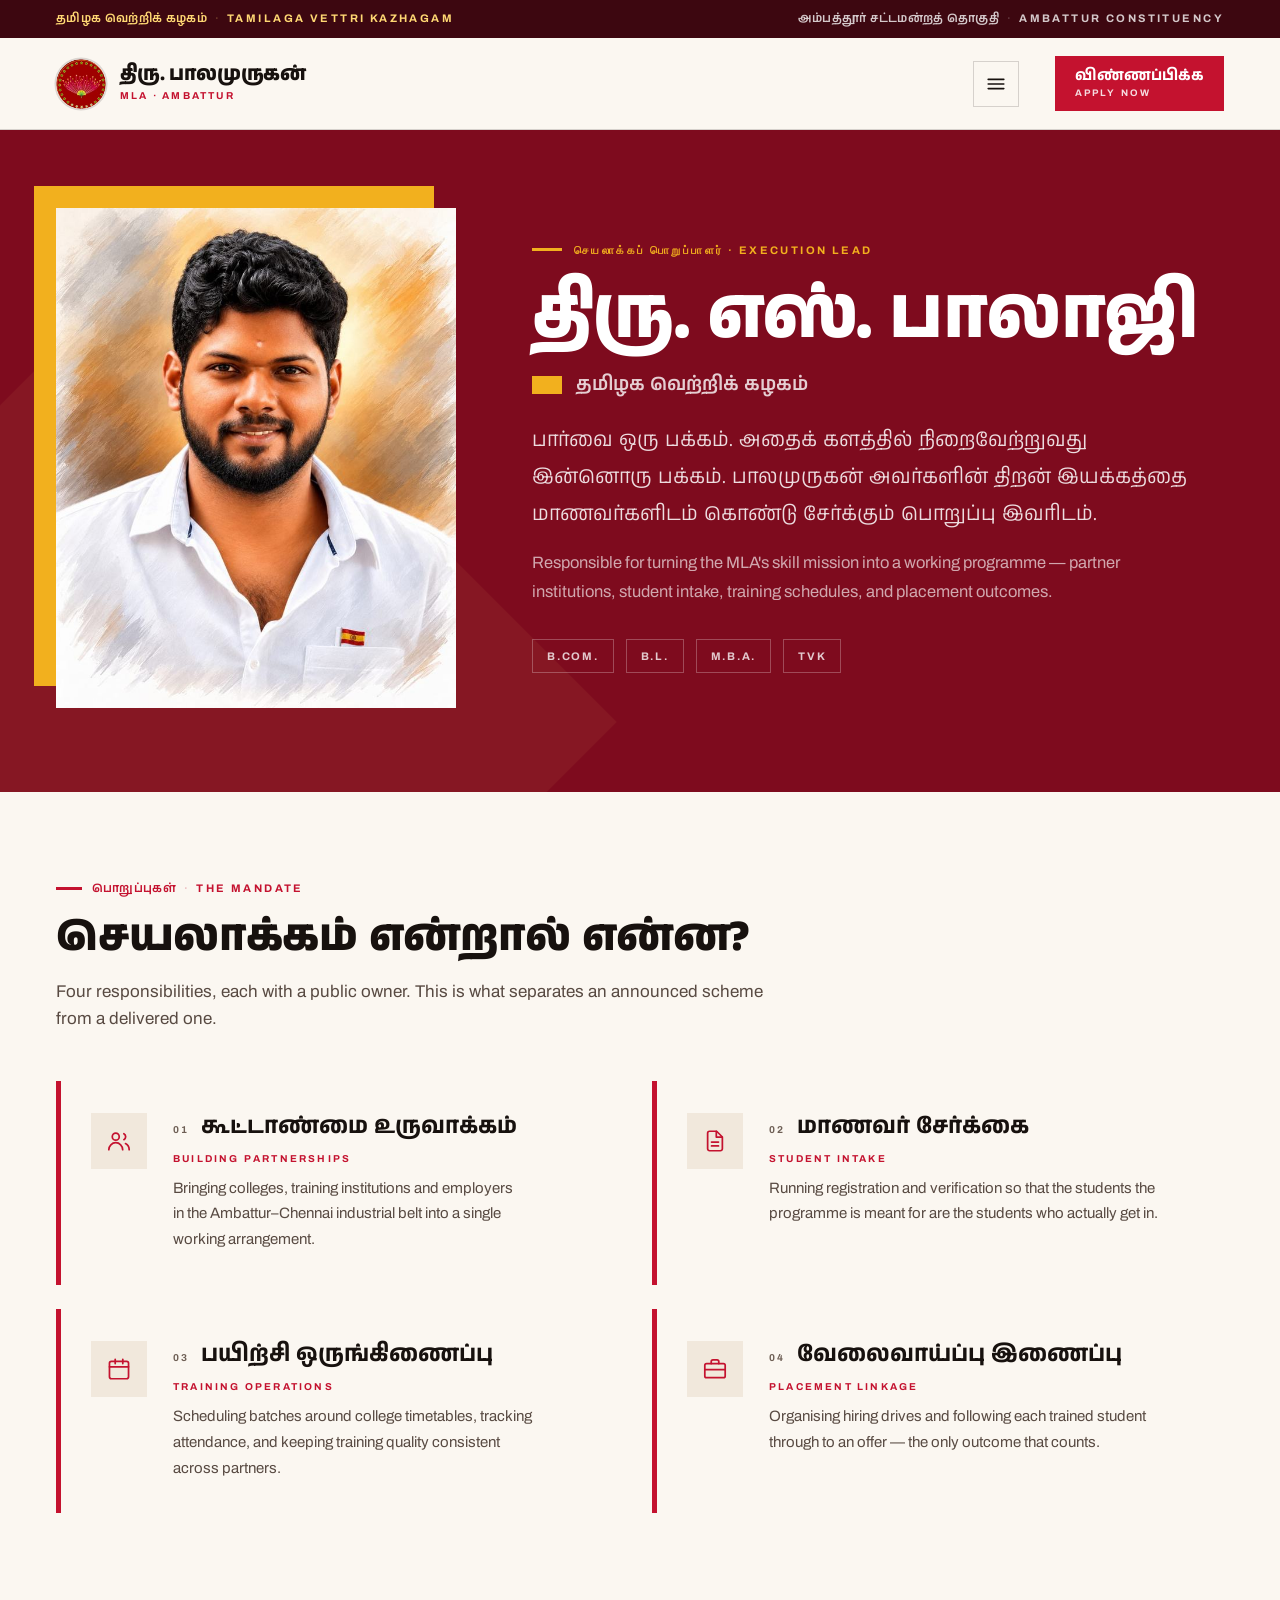
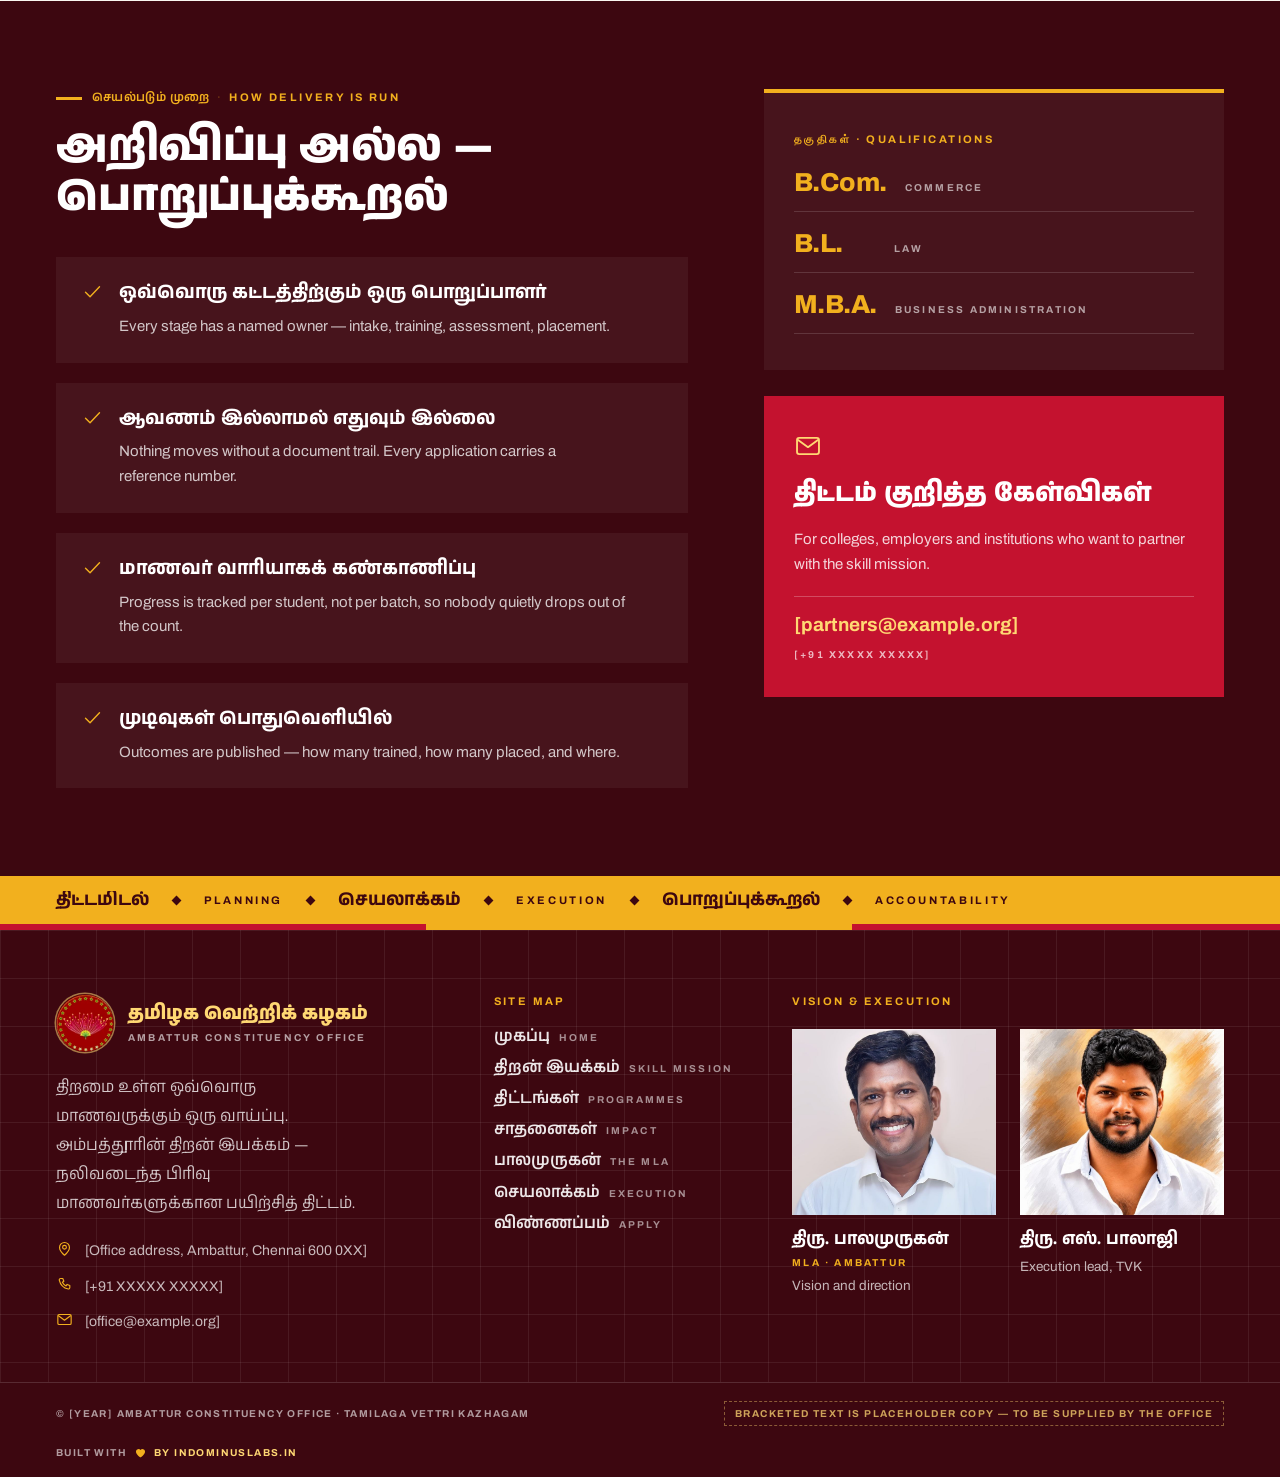
<file: balaji.html>
<!doctype html>
<html lang="ta">
<head>
<meta charset="utf-8">
<meta name="viewport" content="width=device-width, initial-scale=1">
<title>திரு. எஸ். பாலாஜி · Execution lead</title>
<meta name="description" content="Thiru S. Balaji — responsible for delivering the Ambattur skill mission on the ground.">
<meta name="theme-color" content="#7E0B1E">
<meta property="og:title" content="திரு. எஸ். பாலாஜி · Execution lead">
<meta property="og:description" content="Thiru S. Balaji — responsible for delivering the Ambattur skill mission on the ground.">
<meta property="og:image" content="vijay.jpg">
<meta property="og:type" content="website">
<link rel="icon" href="tvk-logo.png">
<link rel="preconnect" href="https://fonts.googleapis.com">
<link rel="preconnect" href="https://fonts.gstatic.com" crossorigin>
<link rel="stylesheet" href="https://fonts.googleapis.com/css2?family=Anek+Tamil:wdth,wght@75..125,100..800&amp;family=Archivo:wdth,wght@62..125,100..900&amp;display=swap">
<link rel="stylesheet" href="styles.css">
<style>
:root{
      --ink:#17110E; --ink2:#584A42; --ink3:#6E5F55;
      --paper:#FBF7F1; --paper2:#F1E8DC; --paper3:#E6D9C8;
      --red:#C4122F; --deep:#7E0B1E; --night:#3D0710;
      --gold:#F2B01E; --gold2:#FFD873;
      --rule:rgba(23,17,14,.16);
      --ta:'Anek Tamil','Nirmala UI','Latha',sans-serif;
      --la:'Archivo','Helvetica Neue',Helvetica,sans-serif;
    }
    *{box-sizing:border-box}
    body{margin:0;background:var(--paper);color:var(--ink);font-family:var(--la);-webkit-font-smoothing:antialiased;text-wrap:pretty}
    a{color:var(--red);text-decoration:none}
    a:hover{color:var(--deep)}
    h1,h2,h3,h4,p,ul,ol,figure{margin:0}
    ul{padding:0;list-style:none}
    img{display:block;max-width:100%}
    .ta{font-family:var(--ta)}
    .kick{font:700 11px/1.3 var(--la);letter-spacing:.22em;text-transform:uppercase}
    .kick-ta{font:600 12px/1.45 var(--ta);letter-spacing:.03em;text-transform:none}
    .credit:hover .cname{color:#fff !important}
    .credit:hover .cheart{transform:scale(1.14)}
    .cheart{transition:transform .18s ease}
    .dots{background-image:radial-gradient(rgba(255,255,255,.20) 1px,transparent 1px);background-size:10px 10px}
    .dotsd{background-image:radial-gradient(rgba(23,17,14,.12) 1px,transparent 1px);background-size:10px 10px}
    .grid-l{background-image:linear-gradient(rgba(255,255,255,.07) 1px,transparent 1px),linear-gradient(90deg,rgba(255,255,255,.07) 1px,transparent 1px);background-size:48px 48px}
</style>
</head>
<body>
<div class="page">

<header>
  <div class="dots sec" style="display:flex;align-items:center;justify-content:space-between;height:38px;padding:0 56px;background:var(--night)">
    <span style="display:inline-flex;flex-wrap:wrap;align-items:baseline;gap:8px"><span class="kick-ta" style="font-size:12px;color:var(--gold2)">தமிழக வெற்றிக் கழகம்</span><span style="color:var(--gold2);opacity:.45;font-size:11px">·</span><span class="kick" style="font-size:11px;color:var(--gold2)">Tamilaga Vettri Kazhagam</span></span>
    <span style="display:inline-flex;flex-wrap:wrap;align-items:baseline;gap:8px"><span class="kick-ta" style="font-size:12px;color:rgba(255,255,255,.78)">அம்பத்தூர் சட்டமன்றத் தொகுதி</span><span style="color:rgba(255,255,255,.78);opacity:.45;font-size:11px">·</span><span class="kick" style="font-size:11px;color:rgba(255,255,255,.78)">Ambattur Constituency</span></span>
  </div>
  <div style="display:flex;align-items:center;justify-content:space-between;gap:36px;height:92px;padding:0 56px;background:var(--paper);border-bottom:1px solid var(--rule)" class="sec hdrow">
    <a href="index.html" style="display:flex;align-items:center;gap:14px;text-decoration:none">
      <img src="tvk-logo.png" alt="Tamilaga Vettri Kazhagam" style="width:50px;height:50px;flex:none;border-radius:50%;object-fit:cover;box-shadow:0 0 0 1.5px rgba(23,17,14,.14)">
      <span style="display:flex;flex-direction:column;gap:4px">
        <span class="ta" style="font:800 20px/1 var(--ta);color:var(--ink);letter-spacing:-.01em">திரு. பாலமுருகன்</span>
        <span class="kick" style="color:var(--red);font-size:10px">MLA · Ambattur</span>
      </span>
    </a>
    <input type="checkbox" id="navtoggle" class="navtoggle" aria-hidden="true">
    <label for="navtoggle" class="navbtn"><span class="sr">Menu</span><svg viewBox="0 0 24 24" width="22" height="22" fill="none" stroke="currentColor" stroke-width="1.8" stroke-linecap="round" aria-hidden="true"><path d="M3.5 7h17M3.5 12h17M3.5 17h17"></path></svg></label>
    <nav class="mainnav" style="display:flex;align-items:center;gap:26px">
      <a href="index.html" style="display:flex;flex-direction:column;gap:4px;text-decoration:none;padding-bottom:6px;border-bottom:2px solid transparent">
        <span class="ta" style="font:600 15px/1 var(--ta);color:var(--ink)">முகப்பு</span>
        <span class="kick" style="font-size:9.5px;color:var(--ink3)">Home</span>
      </a>
      <a href="skill-mission.html" style="display:flex;flex-direction:column;gap:4px;text-decoration:none;padding-bottom:6px;border-bottom:2px solid transparent">
        <span class="ta" style="font:600 15px/1 var(--ta);color:var(--ink)">திறன் இயக்கம்</span>
        <span class="kick" style="font-size:9.5px;color:var(--ink3)">Skill Mission</span>
      </a>
      <a href="programmes.html" style="display:flex;flex-direction:column;gap:4px;text-decoration:none;padding-bottom:6px;border-bottom:2px solid transparent">
        <span class="ta" style="font:600 15px/1 var(--ta);color:var(--ink)">திட்டங்கள்</span>
        <span class="kick" style="font-size:9.5px;color:var(--ink3)">Programmes</span>
      </a>
      <a href="impact.html" style="display:flex;flex-direction:column;gap:4px;text-decoration:none;padding-bottom:6px;border-bottom:2px solid transparent">
        <span class="ta" style="font:600 15px/1 var(--ta);color:var(--ink)">சாதனைகள்</span>
        <span class="kick" style="font-size:9.5px;color:var(--ink3)">Impact</span>
      </a>
      <a href="balamurugan.html" style="display:flex;flex-direction:column;gap:4px;text-decoration:none;padding-bottom:6px;border-bottom:2px solid transparent">
        <span class="ta" style="font:600 15px/1 var(--ta);color:var(--ink)">பாலமுருகன்</span>
        <span class="kick" style="font-size:9.5px;color:var(--ink3)">The MLA</span>
      </a>
      <a href="balaji.html" style="display:flex;flex-direction:column;gap:4px;text-decoration:none;padding-bottom:6px;border-bottom:2px solid var(--red)">
        <span class="ta" style="font:700 15px/1 var(--ta);color:var(--red)">செயலாக்கம்</span>
        <span class="kick" style="font-size:9.5px;color:var(--red)">Execution</span>
      </a>
    </nav>
    <a href="apply.html" style="display:flex;flex-direction:column;gap:4px;background:var(--red);color:#fff;padding:12px 20px;text-decoration:none">
      <span class="ta" style="font:700 15px/1 var(--ta)">விண்ணப்பிக்க</span>
      <span class="kick" style="font-size:9.5px;opacity:.85">Apply now</span>
    </a>
  </div>
</header>
<section class="dots sec" style="background:var(--deep);color:#fff;padding:78px 56px 84px;position:relative;overflow:hidden">
  <span style="position:absolute;left:-180px;bottom:-260px;width:660px;height:660px;background:rgba(255,216,115,.06);transform:rotate(45deg)"></span>
  <div style="position:relative;display:grid;grid-template-columns:400px 1fr;gap:76px;align-items:center" class="gside">
    <div style="position:relative">
      <span style="position:absolute;left:-22px;top:-22px;width:400px;height:500px;background:var(--gold)" class="deco"></span>
      <div style="position:relative;width:400px;height:500px;overflow:hidden;background:var(--night)" class="ph">
        <img src="balaji.jpg" alt="Thiru S. Balaji" style="width:100%;height:100%;object-fit:cover;object-position:50% 24%;">
      </div>
    </div>
    <div>
      <div style="display:flex;align-items:center;gap:12px">
        <span style="width:30px;height:3px;background:var(--gold);flex:none"></span>
        <span class="kick" style="color:var(--gold)">செயலாக்கப் பொறுப்பாளர் · Execution lead</span>
      </div>
      <h1 class="ta" style="font:800 72px/1.06 var(--ta);margin-top:22px;letter-spacing:-.022em">திரு. எஸ். பாலாஜி</h1>
      <div style="display:flex;flex-wrap:wrap;align-items:center;gap:14px;margin-top:20px">
        <span style="background:var(--gold);color:#3D0710;padding:9px 15px" class="kick"></span>
        <span class="ta" style="font:600 19px/1 var(--ta);color:rgba(255,255,255,.8)">தமிழக வெற்றிக் கழகம்</span>
      </div>
      <p class="ta fw" style="font:400 20px/1.85 var(--ta);color:rgba(255,255,255,.86);margin-top:28px;max-width:660px">பார்வை ஒரு பக்கம். அதைக் களத்தில் நிறைவேற்றுவது இன்னொரு பக்கம். பாலமுருகன் அவர்களின் திறன் இயக்கத்தை மாணவர்களிடம் கொண்டு சேர்க்கும் பொறுப்பு இவரிடம்.</p>
      <p style="font:400 16.5px/1.75 var(--la);color:rgba(255,255,255,.64);margin-top:16px;max-width:660px" class="fw">Responsible for turning the MLA's skill mission into a working programme — partner institutions, student intake, training schedules, and placement outcomes.</p>
      <div style="display:flex;flex-wrap:wrap;gap:12px;margin-top:32px">
        <span class="kick" style="border:1px solid rgba(255,255,255,.26);padding:9px 14px;color:rgba(255,255,255,.78);letter-spacing:.16em">B.Com.</span><span class="kick" style="border:1px solid rgba(255,255,255,.26);padding:9px 14px;color:rgba(255,255,255,.78);letter-spacing:.16em">B.L.</span><span class="kick" style="border:1px solid rgba(255,255,255,.26);padding:9px 14px;color:rgba(255,255,255,.78);letter-spacing:.16em">M.B.A.</span><span class="kick" style="border:1px solid rgba(255,255,255,.26);padding:9px 14px;color:rgba(255,255,255,.78);letter-spacing:.16em">TVK</span>
      </div>
    </div>
  </div>
</section>

<section style="background:var(--paper);padding:88px 56px" class="sec">
  <div style="max-width:720px;" class="fw">
    <div style="display:flex;align-items:center;gap:10px;">
      <span style="width:26px;height:3px;background:var(--red);flex:none"></span>
      <span style="display:inline-flex;flex-wrap:wrap;align-items:baseline;gap:8px"><span class="kick-ta" style="font-size:12px;color:var(--red)">பொறுப்புகள்</span><span style="color:var(--red);opacity:.45;font-size:11px">·</span><span class="kick" style="font-size:11px;color:var(--red)">The mandate</span></span>
    </div>
    <h2 class="ta" style="font:800 44px/1.14 var(--ta);color:var(--ink);margin-top:16px;letter-spacing:-.01em">செயலாக்கம் என்றால் என்ன?</h2>
    <p style="font:400 17px/1.62 var(--la);color:var(--ink2);margin-top:14px">Four responsibilities, each with a public owner. This is what separates an announced scheme from a delivered one.</p>
  </div>
  <div style="display:grid;grid-template-columns:1fr 1fr;gap:24px;margin-top:48px" class="g2">
    <article style="display:flex;gap:26px;align-items:flex-start;background:var(--paper);border-left:5px solid var(--red);padding:32px 30px">
  <span style="width:56px;height:56px;background:var(--paper2);display:flex;align-items:center;justify-content:center;flex:none"><span style="display:inline-flex;width:26px;height:26px;color:var(--red);flex:none"><svg viewBox="0 0 24 24" width="100%" height="100%" fill="none" stroke="currentColor" stroke-width="1.6" stroke-linecap="round" stroke-linejoin="round" aria-hidden="true"><circle cx="9" cy="8" r="3.2"></circle><path d="M2.6 20a6.4 6.4 0 0 1 12.8 0"></path><path d="M16.5 5.2a3.2 3.2 0 0 1 0 5.6M18 14.4A6.4 6.4 0 0 1 21.4 20"></path></svg></span></span>
  <div style="display:flex;flex-direction:column;gap:11px">
    <div style="display:flex;align-items:baseline;gap:12px">
      <span class="kick" style="color:var(--ink3);font-size:10px">01</span>
      <h3 class="ta" style="font:700 23px/1.22 var(--ta);color:var(--ink)">கூட்டாண்மை உருவாக்கம்</h3>
    </div>
    <div class="kick" style="color:var(--red);font-size:10px">Building partnerships</div>
    <p style="font:400 15px/1.72 var(--la);color:var(--ink2);max-width:520px" class="fw">Bringing colleges, training institutions and employers in the Ambattur–Chennai industrial belt into a single working arrangement.</p>
  </div>
</article>
    <article style="display:flex;gap:26px;align-items:flex-start;background:var(--paper);border-left:5px solid var(--red);padding:32px 30px">
  <span style="width:56px;height:56px;background:var(--paper2);display:flex;align-items:center;justify-content:center;flex:none"><span style="display:inline-flex;width:26px;height:26px;color:var(--red);flex:none"><svg viewBox="0 0 24 24" width="100%" height="100%" fill="none" stroke="currentColor" stroke-width="1.6" stroke-linecap="round" stroke-linejoin="round" aria-hidden="true"><path d="M13.5 3H7a1.8 1.8 0 0 0-1.8 1.8v14.4A1.8 1.8 0 0 0 7 21h10a1.8 1.8 0 0 0 1.8-1.8V8.3L13.5 3Z"></path><path d="M13.2 3.2v5.2h5.3M8.8 13h6.4M8.8 16.6h6.4"></path></svg></span></span>
  <div style="display:flex;flex-direction:column;gap:11px">
    <div style="display:flex;align-items:baseline;gap:12px">
      <span class="kick" style="color:var(--ink3);font-size:10px">02</span>
      <h3 class="ta" style="font:700 23px/1.22 var(--ta);color:var(--ink)">மாணவர் சேர்க்கை</h3>
    </div>
    <div class="kick" style="color:var(--red);font-size:10px">Student intake</div>
    <p style="font:400 15px/1.72 var(--la);color:var(--ink2);max-width:520px" class="fw">Running registration and verification so that the students the programme is meant for are the students who actually get in.</p>
  </div>
</article>
    <article style="display:flex;gap:26px;align-items:flex-start;background:var(--paper);border-left:5px solid var(--red);padding:32px 30px">
  <span style="width:56px;height:56px;background:var(--paper2);display:flex;align-items:center;justify-content:center;flex:none"><span style="display:inline-flex;width:26px;height:26px;color:var(--red);flex:none"><svg viewBox="0 0 24 24" width="100%" height="100%" fill="none" stroke="currentColor" stroke-width="1.6" stroke-linecap="round" stroke-linejoin="round" aria-hidden="true"><rect x="3.2" y="5" width="17.6" height="16" rx="1.8"></rect><path d="M3.2 10h17.6M8.5 3v4M15.5 3v4"></path></svg></span></span>
  <div style="display:flex;flex-direction:column;gap:11px">
    <div style="display:flex;align-items:baseline;gap:12px">
      <span class="kick" style="color:var(--ink3);font-size:10px">03</span>
      <h3 class="ta" style="font:700 23px/1.22 var(--ta);color:var(--ink)">பயிற்சி ஒருங்கிணைப்பு</h3>
    </div>
    <div class="kick" style="color:var(--red);font-size:10px">Training operations</div>
    <p style="font:400 15px/1.72 var(--la);color:var(--ink2);max-width:520px" class="fw">Scheduling batches around college timetables, tracking attendance, and keeping training quality consistent across partners.</p>
  </div>
</article>
    <article style="display:flex;gap:26px;align-items:flex-start;background:var(--paper);border-left:5px solid var(--red);padding:32px 30px">
  <span style="width:56px;height:56px;background:var(--paper2);display:flex;align-items:center;justify-content:center;flex:none"><span style="display:inline-flex;width:26px;height:26px;color:var(--red);flex:none"><svg viewBox="0 0 24 24" width="100%" height="100%" fill="none" stroke="currentColor" stroke-width="1.6" stroke-linecap="round" stroke-linejoin="round" aria-hidden="true"><rect x="2.6" y="7" width="18.8" height="13" rx="1.6"></rect><path d="M8.5 7V5.2A1.6 1.6 0 0 1 10.1 3.6h3.8A1.6 1.6 0 0 1 15.5 5.2V7"></path><path d="M2.6 12.5h18.8"></path></svg></span></span>
  <div style="display:flex;flex-direction:column;gap:11px">
    <div style="display:flex;align-items:baseline;gap:12px">
      <span class="kick" style="color:var(--ink3);font-size:10px">04</span>
      <h3 class="ta" style="font:700 23px/1.22 var(--ta);color:var(--ink)">வேலைவாய்ப்பு இணைப்பு</h3>
    </div>
    <div class="kick" style="color:var(--red);font-size:10px">Placement linkage</div>
    <p style="font:400 15px/1.72 var(--la);color:var(--ink2);max-width:520px" class="fw">Organising hiring drives and following each trained student through to an offer — the only outcome that counts.</p>
  </div>
</article>
  </div>
</section>

<section class="grid-l sec" style="background:var(--night);color:#fff;padding:88px 56px">
  <div style="display:grid;grid-template-columns:1fr 460px;gap:76px;align-items:start" class="gside">
    <div>
      <div style="max-width:620px;" class="fw">
    <div style="display:flex;align-items:center;gap:10px;">
      <span style="width:26px;height:3px;background:var(--gold);flex:none"></span>
      <span style="display:inline-flex;flex-wrap:wrap;align-items:baseline;gap:8px"><span class="kick-ta" style="font-size:12px;color:var(--gold)">செயல்படும் முறை</span><span style="color:var(--gold);opacity:.45;font-size:11px">·</span><span class="kick" style="font-size:11px;color:var(--gold)">How delivery is run</span></span>
    </div>
    <h2 class="ta" style="font:800 44px/1.14 var(--ta);color:#fff;margin-top:16px;letter-spacing:-.01em">அறிவிப்பு அல்ல — பொறுப்புக்கூறல்</h2>
    
  </div>
      <ul style="display:flex;flex-direction:column;gap:20px;margin-top:34px">
        <li style="display:flex;gap:16px;align-items:flex-start;background:rgba(255,255,255,.05);padding:24px 26px">
          <span style="display:inline-flex;width:21px;height:21px;color:var(--gold);flex:none"><svg viewBox="0 0 24 24" width="100%" height="100%" fill="none" stroke="currentColor" stroke-width="1.6" stroke-linecap="round" stroke-linejoin="round" aria-hidden="true"><path d="M4 12.8 9.2 18 20 6.5"></path></svg></span>
          <span style="display:flex;flex-direction:column;gap:8px">
            <span class="ta" style="font:700 19px/1.3 var(--ta);color:#fff">ஒவ்வொரு கட்டத்திற்கும் ஒரு பொறுப்பாளர்</span>
            <span style="font:400 15px/1.65 var(--la);color:rgba(255,255,255,.76)">Every stage has a named owner — intake, training, assessment, placement.</span>
          </span>
        </li><li style="display:flex;gap:16px;align-items:flex-start;background:rgba(255,255,255,.05);padding:24px 26px">
          <span style="display:inline-flex;width:21px;height:21px;color:var(--gold);flex:none"><svg viewBox="0 0 24 24" width="100%" height="100%" fill="none" stroke="currentColor" stroke-width="1.6" stroke-linecap="round" stroke-linejoin="round" aria-hidden="true"><path d="M4 12.8 9.2 18 20 6.5"></path></svg></span>
          <span style="display:flex;flex-direction:column;gap:8px">
            <span class="ta" style="font:700 19px/1.3 var(--ta);color:#fff">ஆவணம் இல்லாமல் எதுவும் இல்லை</span>
            <span style="font:400 15px/1.65 var(--la);color:rgba(255,255,255,.76)">Nothing moves without a document trail. Every application carries a reference number.</span>
          </span>
        </li><li style="display:flex;gap:16px;align-items:flex-start;background:rgba(255,255,255,.05);padding:24px 26px">
          <span style="display:inline-flex;width:21px;height:21px;color:var(--gold);flex:none"><svg viewBox="0 0 24 24" width="100%" height="100%" fill="none" stroke="currentColor" stroke-width="1.6" stroke-linecap="round" stroke-linejoin="round" aria-hidden="true"><path d="M4 12.8 9.2 18 20 6.5"></path></svg></span>
          <span style="display:flex;flex-direction:column;gap:8px">
            <span class="ta" style="font:700 19px/1.3 var(--ta);color:#fff">மாணவர் வாரியாகக் கண்காணிப்பு</span>
            <span style="font:400 15px/1.65 var(--la);color:rgba(255,255,255,.76)">Progress is tracked per student, not per batch, so nobody quietly drops out of the count.</span>
          </span>
        </li><li style="display:flex;gap:16px;align-items:flex-start;background:rgba(255,255,255,.05);padding:24px 26px">
          <span style="display:inline-flex;width:21px;height:21px;color:var(--gold);flex:none"><svg viewBox="0 0 24 24" width="100%" height="100%" fill="none" stroke="currentColor" stroke-width="1.6" stroke-linecap="round" stroke-linejoin="round" aria-hidden="true"><path d="M4 12.8 9.2 18 20 6.5"></path></svg></span>
          <span style="display:flex;flex-direction:column;gap:8px">
            <span class="ta" style="font:700 19px/1.3 var(--ta);color:#fff">முடிவுகள் பொதுவெளியில்</span>
            <span style="font:400 15px/1.65 var(--la);color:rgba(255,255,255,.76)">Outcomes are published — how many trained, how many placed, and where.</span>
          </span>
        </li>
      </ul>
    </div>

    <aside style="display:flex;flex-direction:column;gap:26px">
      <div style="background:rgba(255,255,255,.05);border-top:4px solid var(--gold);padding:36px 30px">
        <span class="kick" style="color:var(--gold)">தகுதிகள் · Qualifications</span>
        <div style="display:flex;flex-direction:column;gap:18px;margin-top:22px">
          <div style="display:flex;align-items:baseline;gap:18px;padding-bottom:16px;border-bottom:1px solid rgba(255,255,255,.14)">
            <span style="font:800 26px/1 var(--la);color:var(--gold);letter-spacing:-.02em;min-width:82px;flex:none">B.Com.</span>
            <span class="kick" style="color:rgba(255,255,255,.6);font-size:10px">Commerce</span>
          </div><div style="display:flex;align-items:baseline;gap:18px;padding-bottom:16px;border-bottom:1px solid rgba(255,255,255,.14)">
            <span style="font:800 26px/1 var(--la);color:var(--gold);letter-spacing:-.02em;min-width:82px;flex:none">B.L.</span>
            <span class="kick" style="color:rgba(255,255,255,.6);font-size:10px">Law</span>
          </div><div style="display:flex;align-items:baseline;gap:18px;padding-bottom:16px;border-bottom:1px solid rgba(255,255,255,.14)">
            <span style="font:800 26px/1 var(--la);color:var(--gold);letter-spacing:-.02em;min-width:82px;flex:none">M.B.A.</span>
            <span class="kick" style="color:rgba(255,255,255,.6);font-size:10px">Business administration</span>
          </div>
        </div>
      </div>

      <div style="background:var(--red);padding:36px 30px;display:flex;flex-direction:column;gap:18px">
        <span style="display:inline-flex;width:28px;height:28px;color:var(--gold2);flex:none"><svg viewBox="0 0 24 24" width="100%" height="100%" fill="none" stroke="currentColor" stroke-width="1.6" stroke-linecap="round" stroke-linejoin="round" aria-hidden="true"><rect x="2.6" y="5" width="18.8" height="14" rx="1.8"></rect><path d="m3.5 6.8 8.5 6.2 8.5-6.2"></path></svg></span>
        <h3 class="ta" style="font:800 26px/1.2 var(--ta);color:#fff">திட்டம் குறித்த கேள்விகள்</h3>
        <p style="font:400 15px/1.7 var(--la);color:rgba(255,255,255,.82)">For colleges, employers and institutions who want to partner with the skill mission.</p>
        <div style="display:flex;flex-direction:column;gap:10px;padding-top:16px;border-top:1px solid rgba(255,255,255,.24)">
          <span style="font:700 19px/1.3 var(--la);color:var(--gold2)">[partners@example.org]</span>
          <span class="kick" style="color:rgba(255,255,255,.7);font-size:10px">[+91 XXXXX XXXXX]</span>
        </div>
      </div>
    </aside>
  </div>
</section>

<div style="background:var(--gold);color:#3D0710;padding:15px 0;overflow:hidden">
    <div style="display:flex;align-items:center;gap:24px;padding:0 56px;white-space:nowrap" class="sec scrollx">
      <span class="ta" style="font:700 18px/1 var(--ta)">திட்டமிடல்</span><span style="width:7px;height:7px;background:#3D0710;transform:rotate(45deg);flex:none"></span><span class="kick" style="letter-spacing:.24em">PLANNING</span><span style="width:7px;height:7px;background:#3D0710;transform:rotate(45deg);flex:none"></span><span class="ta" style="font:700 18px/1 var(--ta)">செயலாக்கம்</span><span style="width:7px;height:7px;background:#3D0710;transform:rotate(45deg);flex:none"></span><span class="kick" style="letter-spacing:.24em">EXECUTION</span><span style="width:7px;height:7px;background:#3D0710;transform:rotate(45deg);flex:none"></span><span class="ta" style="font:700 18px/1 var(--ta)">பொறுப்புக்கூறல்</span><span style="width:7px;height:7px;background:#3D0710;transform:rotate(45deg);flex:none"></span><span class="kick" style="letter-spacing:.24em">ACCOUNTABILITY</span>
    </div>
  </div>

<footer style="background:var(--night);color:#fff">
  <div style="height:6px;background:linear-gradient(90deg,var(--red) 0 33.3%,var(--gold) 33.3% 66.6%,var(--red) 66.6%)"></div>
  <div class="grid-l gside sec" style="padding:64px 56px 48px;display:grid;grid-template-columns:1.25fr .8fr 1.4fr;gap:52px">

    <div style="display:flex;flex-direction:column;gap:22px">
      <div style="display:flex;align-items:center;gap:14px">
        <img src="tvk-logo.png" alt="Tamilaga Vettri Kazhagam" style="width:58px;height:58px;flex:none;border-radius:50%;object-fit:cover;box-shadow:0 0 0 1.5px rgba(255,216,115,.55)">
        <span style="display:flex;flex-direction:column;gap:6px">
          <span class="ta" style="font:800 19px/1.15 var(--ta);color:var(--gold2)">தமிழக வெற்றிக் கழகம்</span>
          <span class="kick" style="color:rgba(255,255,255,.62);font-size:10px">Ambattur Constituency Office</span>
        </span>
      </div>
      <p class="ta fw" style="font:400 16px/1.8 var(--ta);color:rgba(255,255,255,.78);max-width:320px">திறமை உள்ள ஒவ்வொரு மாணவருக்கும் ஒரு வாய்ப்பு. அம்பத்தூரின் திறன் இயக்கம் — நலிவடைந்த பிரிவு மாணவர்களுக்கான பயிற்சித் திட்டம்.</p>
      <ul style="display:flex;flex-direction:column;gap:13px">
        <li style="display:flex;gap:12px;align-items:flex-start"><span style="display:inline-flex;width:17px;height:17px;color:var(--gold);flex:none"><svg viewBox="0 0 24 24" width="100%" height="100%" fill="none" stroke="currentColor" stroke-width="1.6" stroke-linecap="round" stroke-linejoin="round" aria-hidden="true"><path d="M12 21.5s7-6 7-11a7 7 0 1 0-14 0c0 5 7 11 7 11Z"></path><circle cx="12" cy="10.2" r="2.7"></circle></svg></span><span style="font:400 14px/1.6 var(--la);color:rgba(255,255,255,.72)">[Office address, Ambattur, Chennai 600 0XX]</span></li><li style="display:flex;gap:12px;align-items:flex-start"><span style="display:inline-flex;width:17px;height:17px;color:var(--gold);flex:none"><svg viewBox="0 0 24 24" width="100%" height="100%" fill="none" stroke="currentColor" stroke-width="1.6" stroke-linecap="round" stroke-linejoin="round" aria-hidden="true"><path d="M6.6 3.5h3l1.5 3.8-2.1 1.5a11.5 11.5 0 0 0 5.2 5.2l1.5-2.1 3.8 1.5v3a2 2 0 0 1-2.2 2A16.8 16.8 0 0 1 4.6 5.7a2 2 0 0 1 2-2.2Z"></path></svg></span><span style="font:400 14px/1.6 var(--la);color:rgba(255,255,255,.72)">[+91 XXXXX XXXXX]</span></li><li style="display:flex;gap:12px;align-items:flex-start"><span style="display:inline-flex;width:17px;height:17px;color:var(--gold);flex:none"><svg viewBox="0 0 24 24" width="100%" height="100%" fill="none" stroke="currentColor" stroke-width="1.6" stroke-linecap="round" stroke-linejoin="round" aria-hidden="true"><rect x="2.6" y="5" width="18.8" height="14" rx="1.8"></rect><path d="m3.5 6.8 8.5 6.2 8.5-6.2"></path></svg></span><span style="font:400 14px/1.6 var(--la);color:rgba(255,255,255,.72)">[office@example.org]</span></li>
      </ul>
    </div>

    <div style="display:flex;flex-direction:column;gap:18px">
      <span class="kick" style="color:var(--gold)">Site map</span>
      <ul style="display:flex;flex-direction:column;gap:12px">
        <li><a href="index.html" style="display:flex;align-items:baseline;gap:9px;text-decoration:none"><span class="ta" style="font:600 16px/1.2 var(--ta);color:rgba(255,255,255,.9)">முகப்பு</span><span class="kick" style="font-size:10px;color:rgba(255,255,255,.55)">Home</span></a></li>
        <li><a href="skill-mission.html" style="display:flex;align-items:baseline;gap:9px;text-decoration:none"><span class="ta" style="font:600 16px/1.2 var(--ta);color:rgba(255,255,255,.9)">திறன் இயக்கம்</span><span class="kick" style="font-size:10px;color:rgba(255,255,255,.55)">Skill Mission</span></a></li>
        <li><a href="programmes.html" style="display:flex;align-items:baseline;gap:9px;text-decoration:none"><span class="ta" style="font:600 16px/1.2 var(--ta);color:rgba(255,255,255,.9)">திட்டங்கள்</span><span class="kick" style="font-size:10px;color:rgba(255,255,255,.55)">Programmes</span></a></li>
        <li><a href="impact.html" style="display:flex;align-items:baseline;gap:9px;text-decoration:none"><span class="ta" style="font:600 16px/1.2 var(--ta);color:rgba(255,255,255,.9)">சாதனைகள்</span><span class="kick" style="font-size:10px;color:rgba(255,255,255,.55)">Impact</span></a></li>
        <li><a href="balamurugan.html" style="display:flex;align-items:baseline;gap:9px;text-decoration:none"><span class="ta" style="font:600 16px/1.2 var(--ta);color:rgba(255,255,255,.9)">பாலமுருகன்</span><span class="kick" style="font-size:10px;color:rgba(255,255,255,.55)">The MLA</span></a></li>
        <li><a href="balaji.html" style="display:flex;align-items:baseline;gap:9px;text-decoration:none"><span class="ta" style="font:600 16px/1.2 var(--ta);color:rgba(255,255,255,.9)">செயலாக்கம்</span><span class="kick" style="font-size:10px;color:rgba(255,255,255,.55)">Execution</span></a></li>
        <li><a href="apply.html" style="display:flex;align-items:baseline;gap:9px;text-decoration:none"><span class="ta" style="font:600 16px/1.2 var(--ta);color:rgba(255,255,255,.9)">விண்ணப்பம்</span><span class="kick" style="font-size:10px;color:rgba(255,255,255,.55)">Apply</span></a></li>
      </ul>
    </div>

    <div style="display:flex;flex-direction:column;gap:20px">
      <span class="kick" style="color:var(--gold)">Vision &amp; execution</span>
      <div class="foot2 g2" style="display:grid;grid-template-columns:1fr 1fr;gap:24px">
        <div style="display:flex;flex-direction:column;gap:14px">
  <div style="width:100%;height:186px;overflow:hidden;background:rgba(255,255,255,.06)"><img src="balamurugan.jpg" alt="Thiru Balamurugan, MLA — Ambattur" style="width:100%;height:100%;object-fit:cover;object-position:50% 22%;"></div>
  <div>
    <div class="ta" style="font:700 17px/1.25 var(--ta);color:#fff">திரு. பாலமுருகன்</div>
    <div class="kick" style="color:var(--gold);margin-top:6px;font-size:10px">MLA · Ambattur</div>
    <div style="font:400 13.5px/1.55 var(--la);color:rgba(255,255,255,.7);margin-top:7px">Vision and direction</div>
  </div>
</div>
        <div style="display:flex;flex-direction:column;gap:14px">
  <div style="width:100%;height:186px;overflow:hidden;background:rgba(255,255,255,.06)"><img src="balaji.jpg" alt="Thiru S. Balaji" style="width:100%;height:100%;object-fit:cover;object-position:50% 24%;"></div>
  <div>
    <div class="ta" style="font:700 17px/1.25 var(--ta);color:#fff">திரு. எஸ். பாலாஜி</div>
    <div class="kick" style="color:var(--gold);margin-top:6px;font-size:10px"></div>
    <div style="font:400 13.5px/1.55 var(--la);color:rgba(255,255,255,.7);margin-top:7px">Execution lead, TVK</div>
  </div>
</div>
      </div>
    </div>
  </div>
  <div style="padding:18px 56px;border-top:1px solid rgba(255,255,255,.14);display:flex;align-items:center;justify-content:space-between;gap:20px;flex-wrap:wrap" class="sec">
    <span class="kick" style="color:rgba(255,255,255,.6);letter-spacing:.14em;font-size:10px">© [YEAR] Ambattur Constituency Office · Tamilaga Vettri Kazhagam</span>
    <span class="kick" style="color:rgba(255,216,115,.75);letter-spacing:.14em;border:1px dashed rgba(255,216,115,.4);padding:5px 10px;font-size:10px">Bracketed text is placeholder copy — to be supplied by the office</span>
    <a class="credit" href="https://indominuslabs.in" target="_blank" rel="noopener noreferrer" style="display:inline-flex;align-items:center;gap:7px;text-decoration:none">
    <span class="kick" style="color:rgba(255,255,255,.6);font-size:10px;letter-spacing:.14em">Built with</span>
    <span class="cheart" style="display:flex;width:13px;height:13px;color:var(--gold);flex:none"><svg viewBox="0 0 24 24" width="100%" height="100%" fill="currentColor" aria-hidden="true"><path d="M12 21s-8.4-5.1-8.4-11A4.8 4.8 0 0 1 12 7.2 4.8 4.8 0 0 1 20.4 10c0 5.9-8.4 11-8.4 11Z"/></svg></span>
    <span class="kick cname" style="color:var(--gold2);font-size:10px;letter-spacing:.14em">by indominuslabs.in</span>
  </a>
  </div>
</footer>

</div>
</body>
</html>
</file>
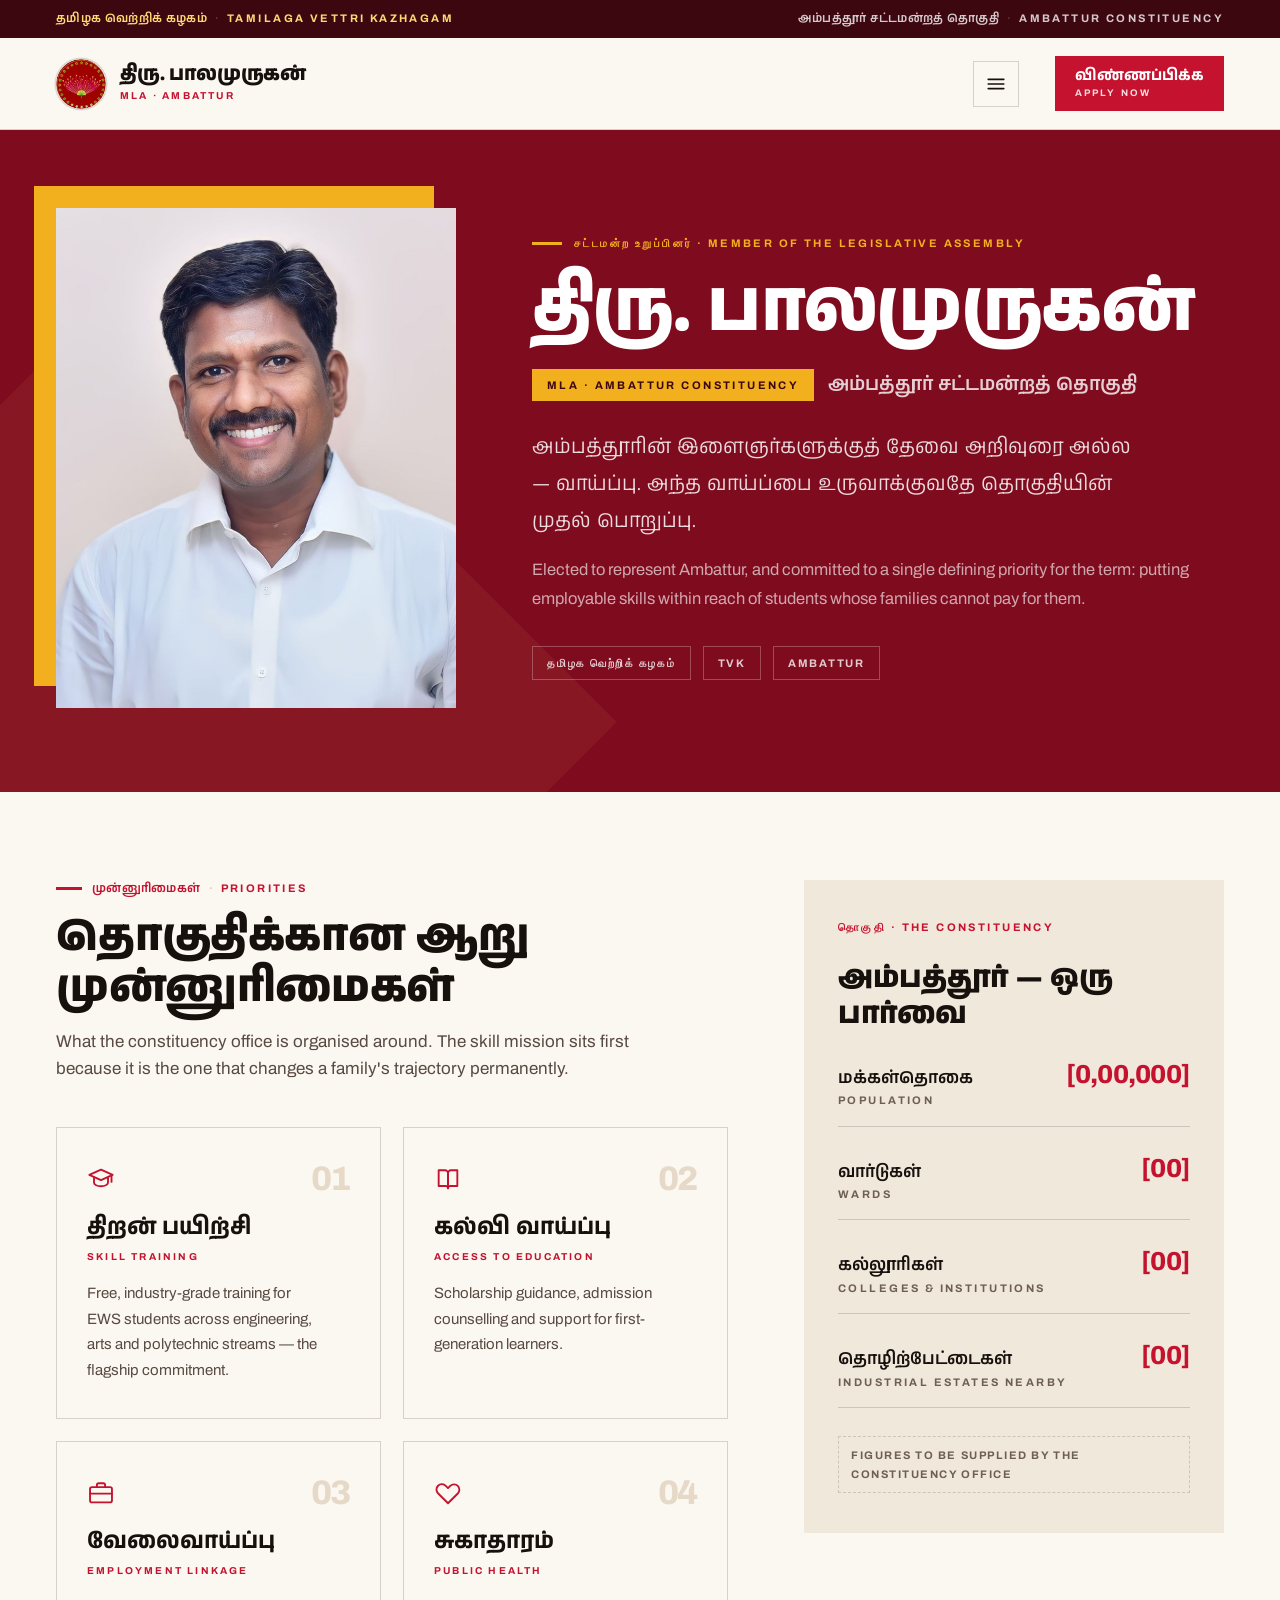
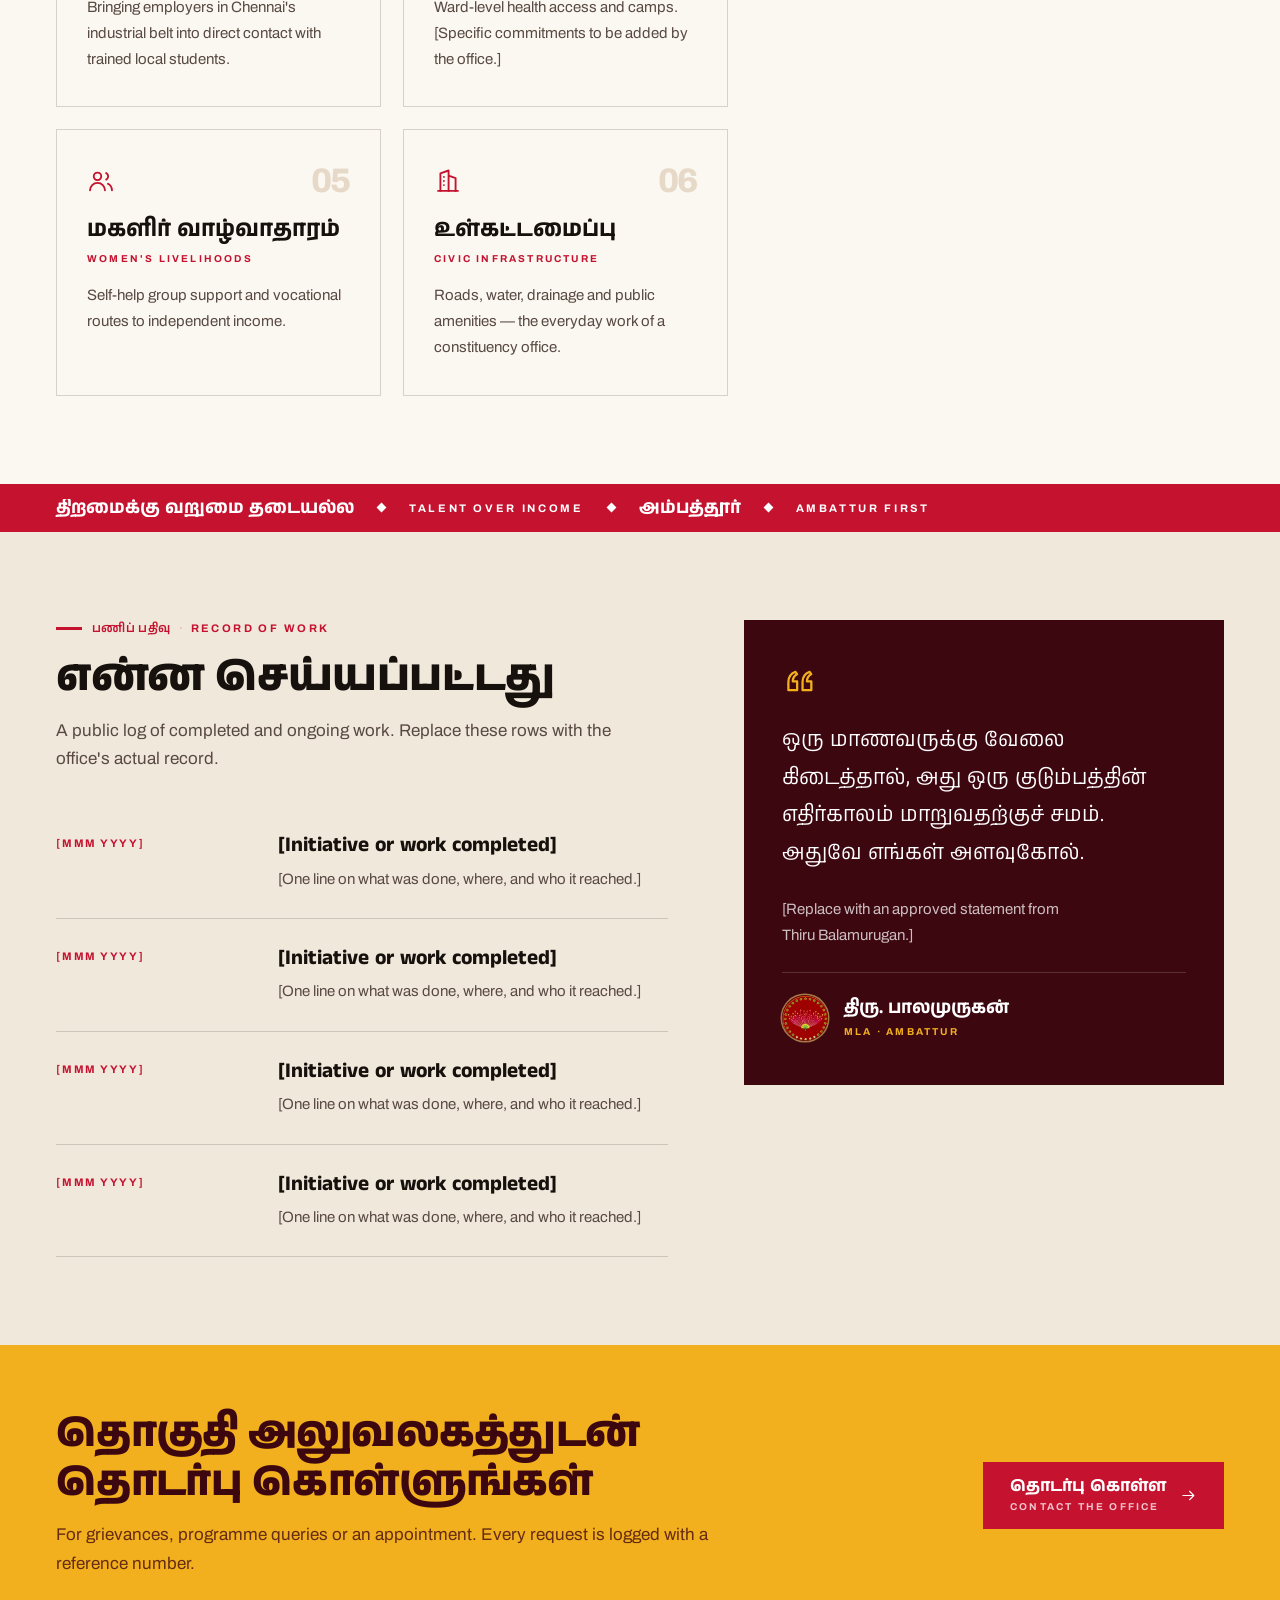
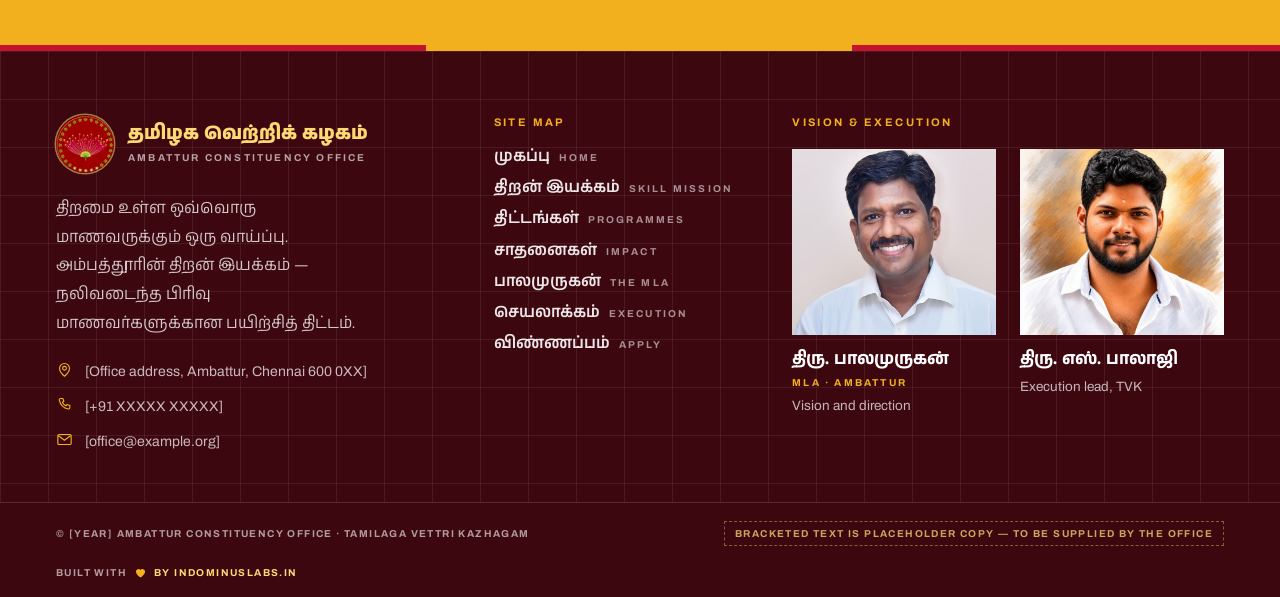
<file: balamurugan.html>
<!doctype html>
<html lang="ta">
<head>
<meta charset="utf-8">
<meta name="viewport" content="width=device-width, initial-scale=1">
<title>திரு. பாலமுருகன் · MLA, Ambattur</title>
<meta name="description" content="Thiru Balamurugan, Member of the Legislative Assembly for Ambattur — priorities, constituency record and contact.">
<meta name="theme-color" content="#7E0B1E">
<meta property="og:title" content="திரு. பாலமுருகன் · MLA, Ambattur">
<meta property="og:description" content="Thiru Balamurugan, Member of the Legislative Assembly for Ambattur — priorities, constituency record and contact.">
<meta property="og:image" content="vijay.jpg">
<meta property="og:type" content="website">
<link rel="icon" href="tvk-logo.png">
<link rel="preconnect" href="https://fonts.googleapis.com">
<link rel="preconnect" href="https://fonts.gstatic.com" crossorigin>
<link rel="stylesheet" href="https://fonts.googleapis.com/css2?family=Anek+Tamil:wdth,wght@75..125,100..800&amp;family=Archivo:wdth,wght@62..125,100..900&amp;display=swap">
<link rel="stylesheet" href="styles.css">
<style>
:root{
      --ink:#17110E; --ink2:#584A42; --ink3:#6E5F55;
      --paper:#FBF7F1; --paper2:#F1E8DC; --paper3:#E6D9C8;
      --red:#C4122F; --deep:#7E0B1E; --night:#3D0710;
      --gold:#F2B01E; --gold2:#FFD873;
      --rule:rgba(23,17,14,.16);
      --ta:'Anek Tamil','Nirmala UI','Latha',sans-serif;
      --la:'Archivo','Helvetica Neue',Helvetica,sans-serif;
    }
    *{box-sizing:border-box}
    body{margin:0;background:var(--paper);color:var(--ink);font-family:var(--la);-webkit-font-smoothing:antialiased;text-wrap:pretty}
    a{color:var(--red);text-decoration:none}
    a:hover{color:var(--deep)}
    h1,h2,h3,h4,p,ul,ol,figure{margin:0}
    ul{padding:0;list-style:none}
    img{display:block;max-width:100%}
    .ta{font-family:var(--ta)}
    .kick{font:700 11px/1.3 var(--la);letter-spacing:.22em;text-transform:uppercase}
    .kick-ta{font:600 12px/1.45 var(--ta);letter-spacing:.03em;text-transform:none}
    .credit:hover .cname{color:#fff !important}
    .credit:hover .cheart{transform:scale(1.14)}
    .cheart{transition:transform .18s ease}
    .dots{background-image:radial-gradient(rgba(255,255,255,.20) 1px,transparent 1px);background-size:10px 10px}
    .dotsd{background-image:radial-gradient(rgba(23,17,14,.12) 1px,transparent 1px);background-size:10px 10px}
    .grid-l{background-image:linear-gradient(rgba(255,255,255,.07) 1px,transparent 1px),linear-gradient(90deg,rgba(255,255,255,.07) 1px,transparent 1px);background-size:48px 48px}
</style>
</head>
<body>
<div class="page">

<header>
  <div class="dots sec" style="display:flex;align-items:center;justify-content:space-between;height:38px;padding:0 56px;background:var(--night)">
    <span style="display:inline-flex;flex-wrap:wrap;align-items:baseline;gap:8px"><span class="kick-ta" style="font-size:12px;color:var(--gold2)">தமிழக வெற்றிக் கழகம்</span><span style="color:var(--gold2);opacity:.45;font-size:11px">·</span><span class="kick" style="font-size:11px;color:var(--gold2)">Tamilaga Vettri Kazhagam</span></span>
    <span style="display:inline-flex;flex-wrap:wrap;align-items:baseline;gap:8px"><span class="kick-ta" style="font-size:12px;color:rgba(255,255,255,.78)">அம்பத்தூர் சட்டமன்றத் தொகுதி</span><span style="color:rgba(255,255,255,.78);opacity:.45;font-size:11px">·</span><span class="kick" style="font-size:11px;color:rgba(255,255,255,.78)">Ambattur Constituency</span></span>
  </div>
  <div style="display:flex;align-items:center;justify-content:space-between;gap:36px;height:92px;padding:0 56px;background:var(--paper);border-bottom:1px solid var(--rule)" class="sec hdrow">
    <a href="index.html" style="display:flex;align-items:center;gap:14px;text-decoration:none">
      <img src="tvk-logo.png" alt="Tamilaga Vettri Kazhagam" style="width:50px;height:50px;flex:none;border-radius:50%;object-fit:cover;box-shadow:0 0 0 1.5px rgba(23,17,14,.14)">
      <span style="display:flex;flex-direction:column;gap:4px">
        <span class="ta" style="font:800 20px/1 var(--ta);color:var(--ink);letter-spacing:-.01em">திரு. பாலமுருகன்</span>
        <span class="kick" style="color:var(--red);font-size:10px">MLA · Ambattur</span>
      </span>
    </a>
    <input type="checkbox" id="navtoggle" class="navtoggle" aria-hidden="true">
    <label for="navtoggle" class="navbtn"><span class="sr">Menu</span><svg viewBox="0 0 24 24" width="22" height="22" fill="none" stroke="currentColor" stroke-width="1.8" stroke-linecap="round" aria-hidden="true"><path d="M3.5 7h17M3.5 12h17M3.5 17h17"></path></svg></label>
    <nav class="mainnav" style="display:flex;align-items:center;gap:26px">
      <a href="index.html" style="display:flex;flex-direction:column;gap:4px;text-decoration:none;padding-bottom:6px;border-bottom:2px solid transparent">
        <span class="ta" style="font:600 15px/1 var(--ta);color:var(--ink)">முகப்பு</span>
        <span class="kick" style="font-size:9.5px;color:var(--ink3)">Home</span>
      </a>
      <a href="skill-mission.html" style="display:flex;flex-direction:column;gap:4px;text-decoration:none;padding-bottom:6px;border-bottom:2px solid transparent">
        <span class="ta" style="font:600 15px/1 var(--ta);color:var(--ink)">திறன் இயக்கம்</span>
        <span class="kick" style="font-size:9.5px;color:var(--ink3)">Skill Mission</span>
      </a>
      <a href="programmes.html" style="display:flex;flex-direction:column;gap:4px;text-decoration:none;padding-bottom:6px;border-bottom:2px solid transparent">
        <span class="ta" style="font:600 15px/1 var(--ta);color:var(--ink)">திட்டங்கள்</span>
        <span class="kick" style="font-size:9.5px;color:var(--ink3)">Programmes</span>
      </a>
      <a href="impact.html" style="display:flex;flex-direction:column;gap:4px;text-decoration:none;padding-bottom:6px;border-bottom:2px solid transparent">
        <span class="ta" style="font:600 15px/1 var(--ta);color:var(--ink)">சாதனைகள்</span>
        <span class="kick" style="font-size:9.5px;color:var(--ink3)">Impact</span>
      </a>
      <a href="balamurugan.html" style="display:flex;flex-direction:column;gap:4px;text-decoration:none;padding-bottom:6px;border-bottom:2px solid var(--red)">
        <span class="ta" style="font:700 15px/1 var(--ta);color:var(--red)">பாலமுருகன்</span>
        <span class="kick" style="font-size:9.5px;color:var(--red)">The MLA</span>
      </a>
      <a href="balaji.html" style="display:flex;flex-direction:column;gap:4px;text-decoration:none;padding-bottom:6px;border-bottom:2px solid transparent">
        <span class="ta" style="font:600 15px/1 var(--ta);color:var(--ink)">செயலாக்கம்</span>
        <span class="kick" style="font-size:9.5px;color:var(--ink3)">Execution</span>
      </a>
    </nav>
    <a href="apply.html" style="display:flex;flex-direction:column;gap:4px;background:var(--red);color:#fff;padding:12px 20px;text-decoration:none">
      <span class="ta" style="font:700 15px/1 var(--ta)">விண்ணப்பிக்க</span>
      <span class="kick" style="font-size:9.5px;opacity:.85">Apply now</span>
    </a>
  </div>
</header>
<section class="dots sec" style="background:var(--deep);color:#fff;padding:78px 56px 84px;position:relative;overflow:hidden">
  <span style="position:absolute;left:-180px;bottom:-260px;width:660px;height:660px;background:rgba(255,216,115,.06);transform:rotate(45deg)"></span>
  <div style="position:relative;display:grid;grid-template-columns:400px 1fr;gap:76px;align-items:center" class="gside">
    <div style="position:relative">
      <span style="position:absolute;left:-22px;top:-22px;width:400px;height:500px;background:var(--gold)" class="deco"></span>
      <div style="position:relative;width:400px;height:500px;overflow:hidden;background:var(--night)" class="ph">
        <img src="balamurugan.jpg" alt="Thiru Balamurugan, MLA — Ambattur" style="width:100%;height:100%;object-fit:cover;object-position:50% 22%;">
      </div>
    </div>
    <div>
      <div style="display:flex;align-items:center;gap:12px">
        <span style="width:30px;height:3px;background:var(--gold);flex:none"></span>
        <span class="kick" style="color:var(--gold)">சட்டமன்ற உறுப்பினர் · Member of the Legislative Assembly</span>
      </div>
      <h1 class="ta" style="font:800 72px/1.06 var(--ta);margin-top:22px;letter-spacing:-.022em">திரு. பாலமுருகன்</h1>
      <div style="display:flex;flex-wrap:wrap;align-items:center;gap:14px;margin-top:20px">
        <span style="background:var(--gold);color:#3D0710;padding:9px 15px" class="kick">MLA · Ambattur Constituency</span>
        <span class="ta" style="font:600 19px/1 var(--ta);color:rgba(255,255,255,.8)">அம்பத்தூர் சட்டமன்றத் தொகுதி</span>
      </div>
      <p class="ta fw" style="font:400 20px/1.85 var(--ta);color:rgba(255,255,255,.86);margin-top:28px;max-width:660px">அம்பத்தூரின் இளைஞர்களுக்குத் தேவை அறிவுரை அல்ல — வாய்ப்பு. அந்த வாய்ப்பை உருவாக்குவதே தொகுதியின் முதல் பொறுப்பு.</p>
      <p style="font:400 16.5px/1.75 var(--la);color:rgba(255,255,255,.64);margin-top:16px;max-width:660px" class="fw">Elected to represent Ambattur, and committed to a single defining priority for the term: putting employable skills within reach of students whose families cannot pay for them.</p>
      <div style="display:flex;flex-wrap:wrap;gap:12px;margin-top:32px">
        <span class="kick" style="border:1px solid rgba(255,255,255,.26);padding:9px 14px;color:rgba(255,255,255,.78);letter-spacing:.16em">தமிழக வெற்றிக் கழகம்</span><span class="kick" style="border:1px solid rgba(255,255,255,.26);padding:9px 14px;color:rgba(255,255,255,.78);letter-spacing:.16em">TVK</span><span class="kick" style="border:1px solid rgba(255,255,255,.26);padding:9px 14px;color:rgba(255,255,255,.78);letter-spacing:.16em">Ambattur</span>
      </div>
    </div>
  </div>
</section>

<section style="background:var(--paper);padding:88px 56px" class="sec">
  <div style="display:grid;grid-template-columns:1fr 420px;gap:76px;align-items:start" class="gside">
    <div>
      <div style="max-width:640px;" class="fw">
    <div style="display:flex;align-items:center;gap:10px;">
      <span style="width:26px;height:3px;background:var(--red);flex:none"></span>
      <span style="display:inline-flex;flex-wrap:wrap;align-items:baseline;gap:8px"><span class="kick-ta" style="font-size:12px;color:var(--red)">முன்னுரிமைகள்</span><span style="color:var(--red);opacity:.45;font-size:11px">·</span><span class="kick" style="font-size:11px;color:var(--red)">Priorities</span></span>
    </div>
    <h2 class="ta" style="font:800 44px/1.14 var(--ta);color:var(--ink);margin-top:16px;letter-spacing:-.01em">தொகுதிக்கான ஆறு முன்னுரிமைகள்</h2>
    <p style="font:400 17px/1.62 var(--la);color:var(--ink2);margin-top:14px">What the constituency office is organised around. The skill mission sits first because it is the one that changes a family's trajectory permanently.</p>
  </div>
      <div style="display:grid;grid-template-columns:1fr 1fr;gap:22px;margin-top:44px" class="g2">
        <article style="background:var(--paper);border:1px solid var(--rule);padding:34px 30px;display:flex;flex-direction:column;gap:18px">
  <div style="display:flex;align-items:center;justify-content:space-between">
    <span style="display:inline-flex;width:28px;height:28px;color:var(--red);flex:none"><svg viewBox="0 0 24 24" width="100%" height="100%" fill="none" stroke="currentColor" stroke-width="1.6" stroke-linecap="round" stroke-linejoin="round" aria-hidden="true"><path d="M2 8.5 12 4l10 4.5-10 4.5L2 8.5Z"></path><path d="M6 10.7v4.6c0 1.6 2.7 2.9 6 2.9s6-1.3 6-2.9v-4.6"></path><path d="M21 9v5.5"></path></svg></span>
    <span style="font:800 34px/1 var(--la);color:var(--paper3);letter-spacing:-.04em">01</span>
  </div>
  <div>
    <h3 class="ta" style="font:700 23px/1.22 var(--ta);color:var(--ink)">திறன் பயிற்சி</h3>
    <div class="kick" style="color:var(--red);margin-top:8px;font-size:10px">Skill training</div>
  </div>
  <p style="font:400 15px/1.72 var(--la);color:var(--ink2)">Free, industry-grade training for EWS students across engineering, arts and polytechnic streams — the flagship commitment.</p>
</article>
        <article style="background:var(--paper);border:1px solid var(--rule);padding:34px 30px;display:flex;flex-direction:column;gap:18px">
  <div style="display:flex;align-items:center;justify-content:space-between">
    <span style="display:inline-flex;width:28px;height:28px;color:var(--red);flex:none"><svg viewBox="0 0 24 24" width="100%" height="100%" fill="none" stroke="currentColor" stroke-width="1.6" stroke-linecap="round" stroke-linejoin="round" aria-hidden="true"><path d="M4 4.5h5.5A2.5 2.5 0 0 1 12 7v13a2 2 0 0 0-2-2H4V4.5Z"></path><path d="M20 4.5h-5.5A2.5 2.5 0 0 0 12 7v13a2 2 0 0 1 2-2h6V4.5Z"></path></svg></span>
    <span style="font:800 34px/1 var(--la);color:var(--paper3);letter-spacing:-.04em">02</span>
  </div>
  <div>
    <h3 class="ta" style="font:700 23px/1.22 var(--ta);color:var(--ink)">கல்வி வாய்ப்பு</h3>
    <div class="kick" style="color:var(--red);margin-top:8px;font-size:10px">Access to education</div>
  </div>
  <p style="font:400 15px/1.72 var(--la);color:var(--ink2)">Scholarship guidance, admission counselling and support for first-generation learners.</p>
</article>
        <article style="background:var(--paper);border:1px solid var(--rule);padding:34px 30px;display:flex;flex-direction:column;gap:18px">
  <div style="display:flex;align-items:center;justify-content:space-between">
    <span style="display:inline-flex;width:28px;height:28px;color:var(--red);flex:none"><svg viewBox="0 0 24 24" width="100%" height="100%" fill="none" stroke="currentColor" stroke-width="1.6" stroke-linecap="round" stroke-linejoin="round" aria-hidden="true"><rect x="2.6" y="7" width="18.8" height="13" rx="1.6"></rect><path d="M8.5 7V5.2A1.6 1.6 0 0 1 10.1 3.6h3.8A1.6 1.6 0 0 1 15.5 5.2V7"></path><path d="M2.6 12.5h18.8"></path></svg></span>
    <span style="font:800 34px/1 var(--la);color:var(--paper3);letter-spacing:-.04em">03</span>
  </div>
  <div>
    <h3 class="ta" style="font:700 23px/1.22 var(--ta);color:var(--ink)">வேலைவாய்ப்பு</h3>
    <div class="kick" style="color:var(--red);margin-top:8px;font-size:10px">Employment linkage</div>
  </div>
  <p style="font:400 15px/1.72 var(--la);color:var(--ink2)">Bringing employers in Chennai's industrial belt into direct contact with trained local students.</p>
</article>
        <article style="background:var(--paper);border:1px solid var(--rule);padding:34px 30px;display:flex;flex-direction:column;gap:18px">
  <div style="display:flex;align-items:center;justify-content:space-between">
    <span style="display:inline-flex;width:28px;height:28px;color:var(--red);flex:none"><svg viewBox="0 0 24 24" width="100%" height="100%" fill="none" stroke="currentColor" stroke-width="1.6" stroke-linecap="round" stroke-linejoin="round" aria-hidden="true"><path d="M20.4 5.9a4.6 4.6 0 0 0-6.5 0L12 7.8l-1.9-1.9a4.6 4.6 0 1 0-6.5 6.5l8.4 8.4 8.4-8.4a4.6 4.6 0 0 0 0-6.5Z"></path></svg></span>
    <span style="font:800 34px/1 var(--la);color:var(--paper3);letter-spacing:-.04em">04</span>
  </div>
  <div>
    <h3 class="ta" style="font:700 23px/1.22 var(--ta);color:var(--ink)">சுகாதாரம்</h3>
    <div class="kick" style="color:var(--red);margin-top:8px;font-size:10px">Public health</div>
  </div>
  <p style="font:400 15px/1.72 var(--la);color:var(--ink2)">Ward-level health access and camps. [Specific commitments to be added by the office.]</p>
</article>
        <article style="background:var(--paper);border:1px solid var(--rule);padding:34px 30px;display:flex;flex-direction:column;gap:18px">
  <div style="display:flex;align-items:center;justify-content:space-between">
    <span style="display:inline-flex;width:28px;height:28px;color:var(--red);flex:none"><svg viewBox="0 0 24 24" width="100%" height="100%" fill="none" stroke="currentColor" stroke-width="1.6" stroke-linecap="round" stroke-linejoin="round" aria-hidden="true"><circle cx="9" cy="8" r="3.2"></circle><path d="M2.6 20a6.4 6.4 0 0 1 12.8 0"></path><path d="M16.5 5.2a3.2 3.2 0 0 1 0 5.6M18 14.4A6.4 6.4 0 0 1 21.4 20"></path></svg></span>
    <span style="font:800 34px/1 var(--la);color:var(--paper3);letter-spacing:-.04em">05</span>
  </div>
  <div>
    <h3 class="ta" style="font:700 23px/1.22 var(--ta);color:var(--ink)">மகளிர் வாழ்வாதாரம்</h3>
    <div class="kick" style="color:var(--red);margin-top:8px;font-size:10px">Women's livelihoods</div>
  </div>
  <p style="font:400 15px/1.72 var(--la);color:var(--ink2)">Self-help group support and vocational routes to independent income.</p>
</article>
        <article style="background:var(--paper);border:1px solid var(--rule);padding:34px 30px;display:flex;flex-direction:column;gap:18px">
  <div style="display:flex;align-items:center;justify-content:space-between">
    <span style="display:inline-flex;width:28px;height:28px;color:var(--red);flex:none"><svg viewBox="0 0 24 24" width="100%" height="100%" fill="none" stroke="currentColor" stroke-width="1.6" stroke-linecap="round" stroke-linejoin="round" aria-hidden="true"><path d="M3.5 20.5h17"></path><path d="M5.5 20.5V5.5l7-2.5v17.5M18.5 20.5V9.5l-6-2.2"></path><path d="M8.5 8.5h.01M8.5 12h.01M8.5 15.5h.01"></path></svg></span>
    <span style="font:800 34px/1 var(--la);color:var(--paper3);letter-spacing:-.04em">06</span>
  </div>
  <div>
    <h3 class="ta" style="font:700 23px/1.22 var(--ta);color:var(--ink)">உள்கட்டமைப்பு</h3>
    <div class="kick" style="color:var(--red);margin-top:8px;font-size:10px">Civic infrastructure</div>
  </div>
  <p style="font:400 15px/1.72 var(--la);color:var(--ink2)">Roads, water, drainage and public amenities — the everyday work of a constituency office.</p>
</article>
      </div>
    </div>

    <aside style="background:var(--paper2);padding:40px 34px;display:flex;flex-direction:column;gap:28px">
      <span class="kick" style="color:var(--red)">தொகுதி · The constituency</span>
      <h3 class="ta" style="font:800 30px/1.18 var(--ta);color:var(--ink)">அம்பத்தூர் — ஒரு பார்வை</h3>
      <div style="display:flex;align-items:baseline;justify-content:space-between;gap:20px;padding-bottom:18px;border-bottom:1px solid var(--rule)">
        <span style="display:flex;flex-direction:column;gap:5px">
          <span class="ta" style="font:600 17px/1.2 var(--ta);color:var(--ink)">மக்கள்தொகை</span>
          <span class="kick" style="color:var(--ink3);font-size:11px">Population</span>
        </span>
        <span style="font:800 26px/1 var(--la);color:var(--red);letter-spacing:-.03em;flex:none">[0,00,000]</span>
      </div><div style="display:flex;align-items:baseline;justify-content:space-between;gap:20px;padding-bottom:18px;border-bottom:1px solid var(--rule)">
        <span style="display:flex;flex-direction:column;gap:5px">
          <span class="ta" style="font:600 17px/1.2 var(--ta);color:var(--ink)">வார்டுகள்</span>
          <span class="kick" style="color:var(--ink3);font-size:11px">Wards</span>
        </span>
        <span style="font:800 26px/1 var(--la);color:var(--red);letter-spacing:-.03em;flex:none">[00]</span>
      </div><div style="display:flex;align-items:baseline;justify-content:space-between;gap:20px;padding-bottom:18px;border-bottom:1px solid var(--rule)">
        <span style="display:flex;flex-direction:column;gap:5px">
          <span class="ta" style="font:600 17px/1.2 var(--ta);color:var(--ink)">கல்லூரிகள்</span>
          <span class="kick" style="color:var(--ink3);font-size:11px">Colleges &amp; institutions</span>
        </span>
        <span style="font:800 26px/1 var(--la);color:var(--red);letter-spacing:-.03em;flex:none">[00]</span>
      </div><div style="display:flex;align-items:baseline;justify-content:space-between;gap:20px;padding-bottom:18px;border-bottom:1px solid var(--rule)">
        <span style="display:flex;flex-direction:column;gap:5px">
          <span class="ta" style="font:600 17px/1.2 var(--ta);color:var(--ink)">தொழிற்பேட்டைகள்</span>
          <span class="kick" style="color:var(--ink3);font-size:11px">Industrial estates nearby</span>
        </span>
        <span style="font:800 26px/1 var(--la);color:var(--red);letter-spacing:-.03em;flex:none">[00]</span>
      </div>
      <span class="kick" style="color:var(--ink3);border:1px dashed var(--rule);padding:9px 12px;letter-spacing:.14em;line-height:1.7">Figures to be supplied by the constituency office</span>
    </aside>
  </div>
</section>

<div style="background:var(--red);color:#fff;padding:15px 0;overflow:hidden">
    <div style="display:flex;align-items:center;gap:24px;padding:0 56px;white-space:nowrap" class="sec scrollx">
      <span class="ta" style="font:700 18px/1 var(--ta)">திறமைக்கு வறுமை தடையல்ல</span><span style="width:7px;height:7px;background:#fff;transform:rotate(45deg);flex:none"></span><span class="kick" style="letter-spacing:.24em">TALENT OVER INCOME</span><span style="width:7px;height:7px;background:#fff;transform:rotate(45deg);flex:none"></span><span class="ta" style="font:700 18px/1 var(--ta)">அம்பத்தூர்</span><span style="width:7px;height:7px;background:#fff;transform:rotate(45deg);flex:none"></span><span class="kick" style="letter-spacing:.24em">AMBATTUR FIRST</span>
    </div>
  </div>

<section style="background:var(--paper2);padding:88px 56px" class="sec">
  <div style="display:grid;grid-template-columns:1fr 480px;gap:76px;align-items:start" class="gside">
    <div>
      <div style="max-width:600px;" class="fw">
    <div style="display:flex;align-items:center;gap:10px;">
      <span style="width:26px;height:3px;background:var(--red);flex:none"></span>
      <span style="display:inline-flex;flex-wrap:wrap;align-items:baseline;gap:8px"><span class="kick-ta" style="font-size:12px;color:var(--red)">பணிப் பதிவு</span><span style="color:var(--red);opacity:.45;font-size:11px">·</span><span class="kick" style="font-size:11px;color:var(--red)">Record of work</span></span>
    </div>
    <h2 class="ta" style="font:800 44px/1.14 var(--ta);color:var(--ink);margin-top:16px;letter-spacing:-.01em">என்ன செய்யப்பட்டது</h2>
    <p style="font:400 17px/1.62 var(--la);color:var(--ink2);margin-top:14px">A public log of completed and ongoing work. Replace these rows with the office's actual record.</p>
  </div>
      <div style="margin-top:34px">
        <div style="display:grid;grid-template-columns:190px 1fr;gap:32px;padding:26px 0;border-bottom:1px solid var(--rule);align-items:start" class="gside">
  <span class="kick" style="color:var(--red);letter-spacing:.16em;padding-top:4px">[MMM YYYY]</span>
  <span style="display:flex;flex-direction:column;gap:8px">
    <span class="ta" style="font:700 21px/1.25 var(--ta);color:var(--ink)">[Initiative or work completed]</span>
    <span style="font:400 15px/1.7 var(--la);color:var(--ink2)">[One line on what was done, where, and who it reached.]</span>
  </span>
</div>
        <div style="display:grid;grid-template-columns:190px 1fr;gap:32px;padding:26px 0;border-bottom:1px solid var(--rule);align-items:start" class="gside">
  <span class="kick" style="color:var(--red);letter-spacing:.16em;padding-top:4px">[MMM YYYY]</span>
  <span style="display:flex;flex-direction:column;gap:8px">
    <span class="ta" style="font:700 21px/1.25 var(--ta);color:var(--ink)">[Initiative or work completed]</span>
    <span style="font:400 15px/1.7 var(--la);color:var(--ink2)">[One line on what was done, where, and who it reached.]</span>
  </span>
</div>
        <div style="display:grid;grid-template-columns:190px 1fr;gap:32px;padding:26px 0;border-bottom:1px solid var(--rule);align-items:start" class="gside">
  <span class="kick" style="color:var(--red);letter-spacing:.16em;padding-top:4px">[MMM YYYY]</span>
  <span style="display:flex;flex-direction:column;gap:8px">
    <span class="ta" style="font:700 21px/1.25 var(--ta);color:var(--ink)">[Initiative or work completed]</span>
    <span style="font:400 15px/1.7 var(--la);color:var(--ink2)">[One line on what was done, where, and who it reached.]</span>
  </span>
</div>
        <div style="display:grid;grid-template-columns:190px 1fr;gap:32px;padding:26px 0;border-bottom:1px solid var(--rule);align-items:start" class="gside">
  <span class="kick" style="color:var(--red);letter-spacing:.16em;padding-top:4px">[MMM YYYY]</span>
  <span style="display:flex;flex-direction:column;gap:8px">
    <span class="ta" style="font:700 21px/1.25 var(--ta);color:var(--ink)">[Initiative or work completed]</span>
    <span style="font:400 15px/1.7 var(--la);color:var(--ink2)">[One line on what was done, where, and who it reached.]</span>
  </span>
</div>
      </div>
    </div>

    <aside style="background:var(--night);color:#fff;padding:44px 38px;display:flex;flex-direction:column;gap:24px" class="grid-l">
      <span style="display:inline-flex;width:34px;height:34px;color:var(--gold);flex:none"><svg viewBox="0 0 24 24" width="100%" height="100%" fill="none" stroke="currentColor" stroke-width="1.6" stroke-linecap="round" stroke-linejoin="round" aria-hidden="true"><path d="M9.5 5.5C6.4 6.7 4.5 9.4 4.5 12.7v5.8h6.2v-6.2H7.6c0-2.4 1-4.1 3-5.1l-1.1-1.7ZM19.5 5.5c-3.1 1.2-5 3.9-5 7.2v5.8h6.2v-6.2h-3.1c0-2.4 1-4.1 3-5.1l-1.1-1.7Z"></path></svg></span>
      <p class="ta" style="font:400 21px/1.8 var(--ta)">ஒரு மாணவருக்கு வேலை கிடைத்தால், அது ஒரு குடும்பத்தின் எதிர்காலம் மாறுவதற்குச் சமம். அதுவே எங்கள் அளவுகோல்.</p>
      <p style="font:400 15px/1.7 var(--la);color:rgba(255,255,255,.74)">[Replace with an approved statement from Thiru Balamurugan.]</p>
      <div style="display:flex;align-items:center;gap:16px;padding-top:22px;border-top:1px solid rgba(255,255,255,.16)">
        <img src="tvk-logo.png" alt="Tamilaga Vettri Kazhagam" style="width:46px;height:46px;flex:none;border-radius:50%;object-fit:cover;box-shadow:0 0 0 1.5px rgba(255,216,115,.55)">
        <span style="display:flex;flex-direction:column;gap:5px">
          <span class="ta" style="font:700 18px/1.2 var(--ta);color:#fff">திரு. பாலமுருகன்</span>
          <span class="kick" style="color:var(--gold);font-size:10px">MLA · Ambattur</span>
        </span>
      </div>
    </aside>
  </div>
</section>

<section style="background:var(--gold);color:#3D0710;padding:66px 56px;display:flex;align-items:center;justify-content:space-between;gap:48px;flex-wrap:wrap" class="sec">
  <div style="max-width:720px" class="fw">
    <h2 class="ta" style="font:800 42px/1.16 var(--ta);letter-spacing:-.018em">தொகுதி அலுவலகத்துடன் தொடர்பு கொள்ளுங்கள்</h2>
    <p style="font:400 17px/1.7 var(--la);color:rgba(61,7,16,.78);margin-top:12px">For grievances, programme queries or an appointment. Every request is logged with a reference number.</p>
  </div>
  <a href="programmes.html" style="background:var(--red);color:#fff;border:1.5px solid var(--red);display:inline-flex;align-items:center;gap:14px;padding:15px 26px;text-decoration:none">
    <span style="display:flex;flex-direction:column;gap:5px">
      <span class="ta" style="font:700 17px/1 var(--ta)">தொடர்பு கொள்ள</span>
      <span class="kick" style="opacity:.75;font-size:10px">Contact the office</span>
    </span>
    <span style="display:flex;width:17px;flex:none"><svg viewBox="0 0 24 24" width="100%" height="100%" fill="none" stroke="currentColor" stroke-width="1.6" stroke-linecap="round" stroke-linejoin="round" aria-hidden="true"><path d="M4 12h15.5M13.5 6l6 6-6 6"></path></svg></span>
  </a>
</section>

<footer style="background:var(--night);color:#fff">
  <div style="height:6px;background:linear-gradient(90deg,var(--red) 0 33.3%,var(--gold) 33.3% 66.6%,var(--red) 66.6%)"></div>
  <div class="grid-l gside sec" style="padding:64px 56px 48px;display:grid;grid-template-columns:1.25fr .8fr 1.4fr;gap:52px">

    <div style="display:flex;flex-direction:column;gap:22px">
      <div style="display:flex;align-items:center;gap:14px">
        <img src="tvk-logo.png" alt="Tamilaga Vettri Kazhagam" style="width:58px;height:58px;flex:none;border-radius:50%;object-fit:cover;box-shadow:0 0 0 1.5px rgba(255,216,115,.55)">
        <span style="display:flex;flex-direction:column;gap:6px">
          <span class="ta" style="font:800 19px/1.15 var(--ta);color:var(--gold2)">தமிழக வெற்றிக் கழகம்</span>
          <span class="kick" style="color:rgba(255,255,255,.62);font-size:10px">Ambattur Constituency Office</span>
        </span>
      </div>
      <p class="ta fw" style="font:400 16px/1.8 var(--ta);color:rgba(255,255,255,.78);max-width:320px">திறமை உள்ள ஒவ்வொரு மாணவருக்கும் ஒரு வாய்ப்பு. அம்பத்தூரின் திறன் இயக்கம் — நலிவடைந்த பிரிவு மாணவர்களுக்கான பயிற்சித் திட்டம்.</p>
      <ul style="display:flex;flex-direction:column;gap:13px">
        <li style="display:flex;gap:12px;align-items:flex-start"><span style="display:inline-flex;width:17px;height:17px;color:var(--gold);flex:none"><svg viewBox="0 0 24 24" width="100%" height="100%" fill="none" stroke="currentColor" stroke-width="1.6" stroke-linecap="round" stroke-linejoin="round" aria-hidden="true"><path d="M12 21.5s7-6 7-11a7 7 0 1 0-14 0c0 5 7 11 7 11Z"></path><circle cx="12" cy="10.2" r="2.7"></circle></svg></span><span style="font:400 14px/1.6 var(--la);color:rgba(255,255,255,.72)">[Office address, Ambattur, Chennai 600 0XX]</span></li><li style="display:flex;gap:12px;align-items:flex-start"><span style="display:inline-flex;width:17px;height:17px;color:var(--gold);flex:none"><svg viewBox="0 0 24 24" width="100%" height="100%" fill="none" stroke="currentColor" stroke-width="1.6" stroke-linecap="round" stroke-linejoin="round" aria-hidden="true"><path d="M6.6 3.5h3l1.5 3.8-2.1 1.5a11.5 11.5 0 0 0 5.2 5.2l1.5-2.1 3.8 1.5v3a2 2 0 0 1-2.2 2A16.8 16.8 0 0 1 4.6 5.7a2 2 0 0 1 2-2.2Z"></path></svg></span><span style="font:400 14px/1.6 var(--la);color:rgba(255,255,255,.72)">[+91 XXXXX XXXXX]</span></li><li style="display:flex;gap:12px;align-items:flex-start"><span style="display:inline-flex;width:17px;height:17px;color:var(--gold);flex:none"><svg viewBox="0 0 24 24" width="100%" height="100%" fill="none" stroke="currentColor" stroke-width="1.6" stroke-linecap="round" stroke-linejoin="round" aria-hidden="true"><rect x="2.6" y="5" width="18.8" height="14" rx="1.8"></rect><path d="m3.5 6.8 8.5 6.2 8.5-6.2"></path></svg></span><span style="font:400 14px/1.6 var(--la);color:rgba(255,255,255,.72)">[office@example.org]</span></li>
      </ul>
    </div>

    <div style="display:flex;flex-direction:column;gap:18px">
      <span class="kick" style="color:var(--gold)">Site map</span>
      <ul style="display:flex;flex-direction:column;gap:12px">
        <li><a href="index.html" style="display:flex;align-items:baseline;gap:9px;text-decoration:none"><span class="ta" style="font:600 16px/1.2 var(--ta);color:rgba(255,255,255,.9)">முகப்பு</span><span class="kick" style="font-size:10px;color:rgba(255,255,255,.55)">Home</span></a></li>
        <li><a href="skill-mission.html" style="display:flex;align-items:baseline;gap:9px;text-decoration:none"><span class="ta" style="font:600 16px/1.2 var(--ta);color:rgba(255,255,255,.9)">திறன் இயக்கம்</span><span class="kick" style="font-size:10px;color:rgba(255,255,255,.55)">Skill Mission</span></a></li>
        <li><a href="programmes.html" style="display:flex;align-items:baseline;gap:9px;text-decoration:none"><span class="ta" style="font:600 16px/1.2 var(--ta);color:rgba(255,255,255,.9)">திட்டங்கள்</span><span class="kick" style="font-size:10px;color:rgba(255,255,255,.55)">Programmes</span></a></li>
        <li><a href="impact.html" style="display:flex;align-items:baseline;gap:9px;text-decoration:none"><span class="ta" style="font:600 16px/1.2 var(--ta);color:rgba(255,255,255,.9)">சாதனைகள்</span><span class="kick" style="font-size:10px;color:rgba(255,255,255,.55)">Impact</span></a></li>
        <li><a href="balamurugan.html" style="display:flex;align-items:baseline;gap:9px;text-decoration:none"><span class="ta" style="font:600 16px/1.2 var(--ta);color:rgba(255,255,255,.9)">பாலமுருகன்</span><span class="kick" style="font-size:10px;color:rgba(255,255,255,.55)">The MLA</span></a></li>
        <li><a href="balaji.html" style="display:flex;align-items:baseline;gap:9px;text-decoration:none"><span class="ta" style="font:600 16px/1.2 var(--ta);color:rgba(255,255,255,.9)">செயலாக்கம்</span><span class="kick" style="font-size:10px;color:rgba(255,255,255,.55)">Execution</span></a></li>
        <li><a href="apply.html" style="display:flex;align-items:baseline;gap:9px;text-decoration:none"><span class="ta" style="font:600 16px/1.2 var(--ta);color:rgba(255,255,255,.9)">விண்ணப்பம்</span><span class="kick" style="font-size:10px;color:rgba(255,255,255,.55)">Apply</span></a></li>
      </ul>
    </div>

    <div style="display:flex;flex-direction:column;gap:20px">
      <span class="kick" style="color:var(--gold)">Vision &amp; execution</span>
      <div class="foot2 g2" style="display:grid;grid-template-columns:1fr 1fr;gap:24px">
        <div style="display:flex;flex-direction:column;gap:14px">
  <div style="width:100%;height:186px;overflow:hidden;background:rgba(255,255,255,.06)"><img src="balamurugan.jpg" alt="Thiru Balamurugan, MLA — Ambattur" style="width:100%;height:100%;object-fit:cover;object-position:50% 22%;"></div>
  <div>
    <div class="ta" style="font:700 17px/1.25 var(--ta);color:#fff">திரு. பாலமுருகன்</div>
    <div class="kick" style="color:var(--gold);margin-top:6px;font-size:10px">MLA · Ambattur</div>
    <div style="font:400 13.5px/1.55 var(--la);color:rgba(255,255,255,.7);margin-top:7px">Vision and direction</div>
  </div>
</div>
        <div style="display:flex;flex-direction:column;gap:14px">
  <div style="width:100%;height:186px;overflow:hidden;background:rgba(255,255,255,.06)"><img src="balaji.jpg" alt="Thiru S. Balaji" style="width:100%;height:100%;object-fit:cover;object-position:50% 24%;"></div>
  <div>
    <div class="ta" style="font:700 17px/1.25 var(--ta);color:#fff">திரு. எஸ். பாலாஜி</div>
    <div class="kick" style="color:var(--gold);margin-top:6px;font-size:10px"></div>
    <div style="font:400 13.5px/1.55 var(--la);color:rgba(255,255,255,.7);margin-top:7px">Execution lead, TVK</div>
  </div>
</div>
      </div>
    </div>
  </div>
  <div style="padding:18px 56px;border-top:1px solid rgba(255,255,255,.14);display:flex;align-items:center;justify-content:space-between;gap:20px;flex-wrap:wrap" class="sec">
    <span class="kick" style="color:rgba(255,255,255,.6);letter-spacing:.14em;font-size:10px">© [YEAR] Ambattur Constituency Office · Tamilaga Vettri Kazhagam</span>
    <span class="kick" style="color:rgba(255,216,115,.75);letter-spacing:.14em;border:1px dashed rgba(255,216,115,.4);padding:5px 10px;font-size:10px">Bracketed text is placeholder copy — to be supplied by the office</span>
    <a class="credit" href="https://indominuslabs.in" target="_blank" rel="noopener noreferrer" style="display:inline-flex;align-items:center;gap:7px;text-decoration:none">
    <span class="kick" style="color:rgba(255,255,255,.6);font-size:10px;letter-spacing:.14em">Built with</span>
    <span class="cheart" style="display:flex;width:13px;height:13px;color:var(--gold);flex:none"><svg viewBox="0 0 24 24" width="100%" height="100%" fill="currentColor" aria-hidden="true"><path d="M12 21s-8.4-5.1-8.4-11A4.8 4.8 0 0 1 12 7.2 4.8 4.8 0 0 1 20.4 10c0 5.9-8.4 11-8.4 11Z"/></svg></span>
    <span class="kick cname" style="color:var(--gold2);font-size:10px;letter-spacing:.14em">by indominuslabs.in</span>
  </a>
  </div>
</footer>

</div>
</body>
</html>
</file>
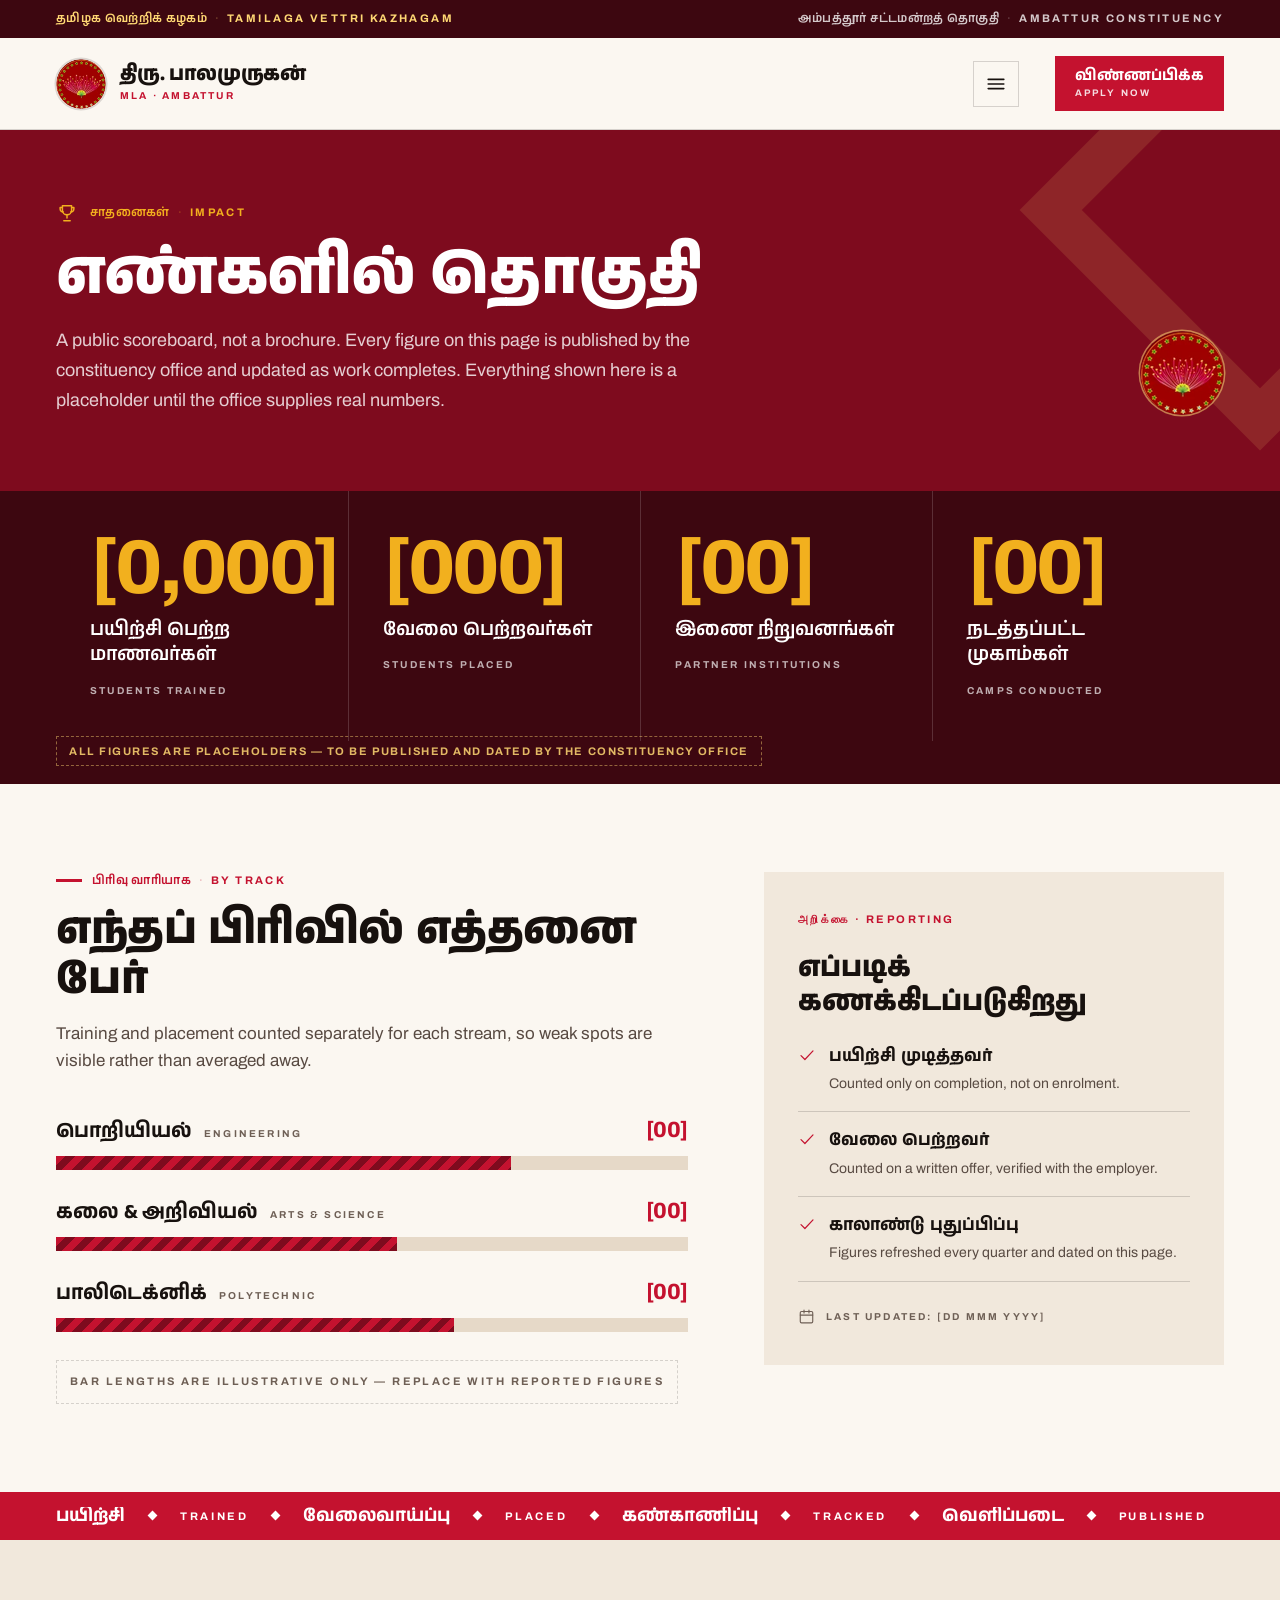
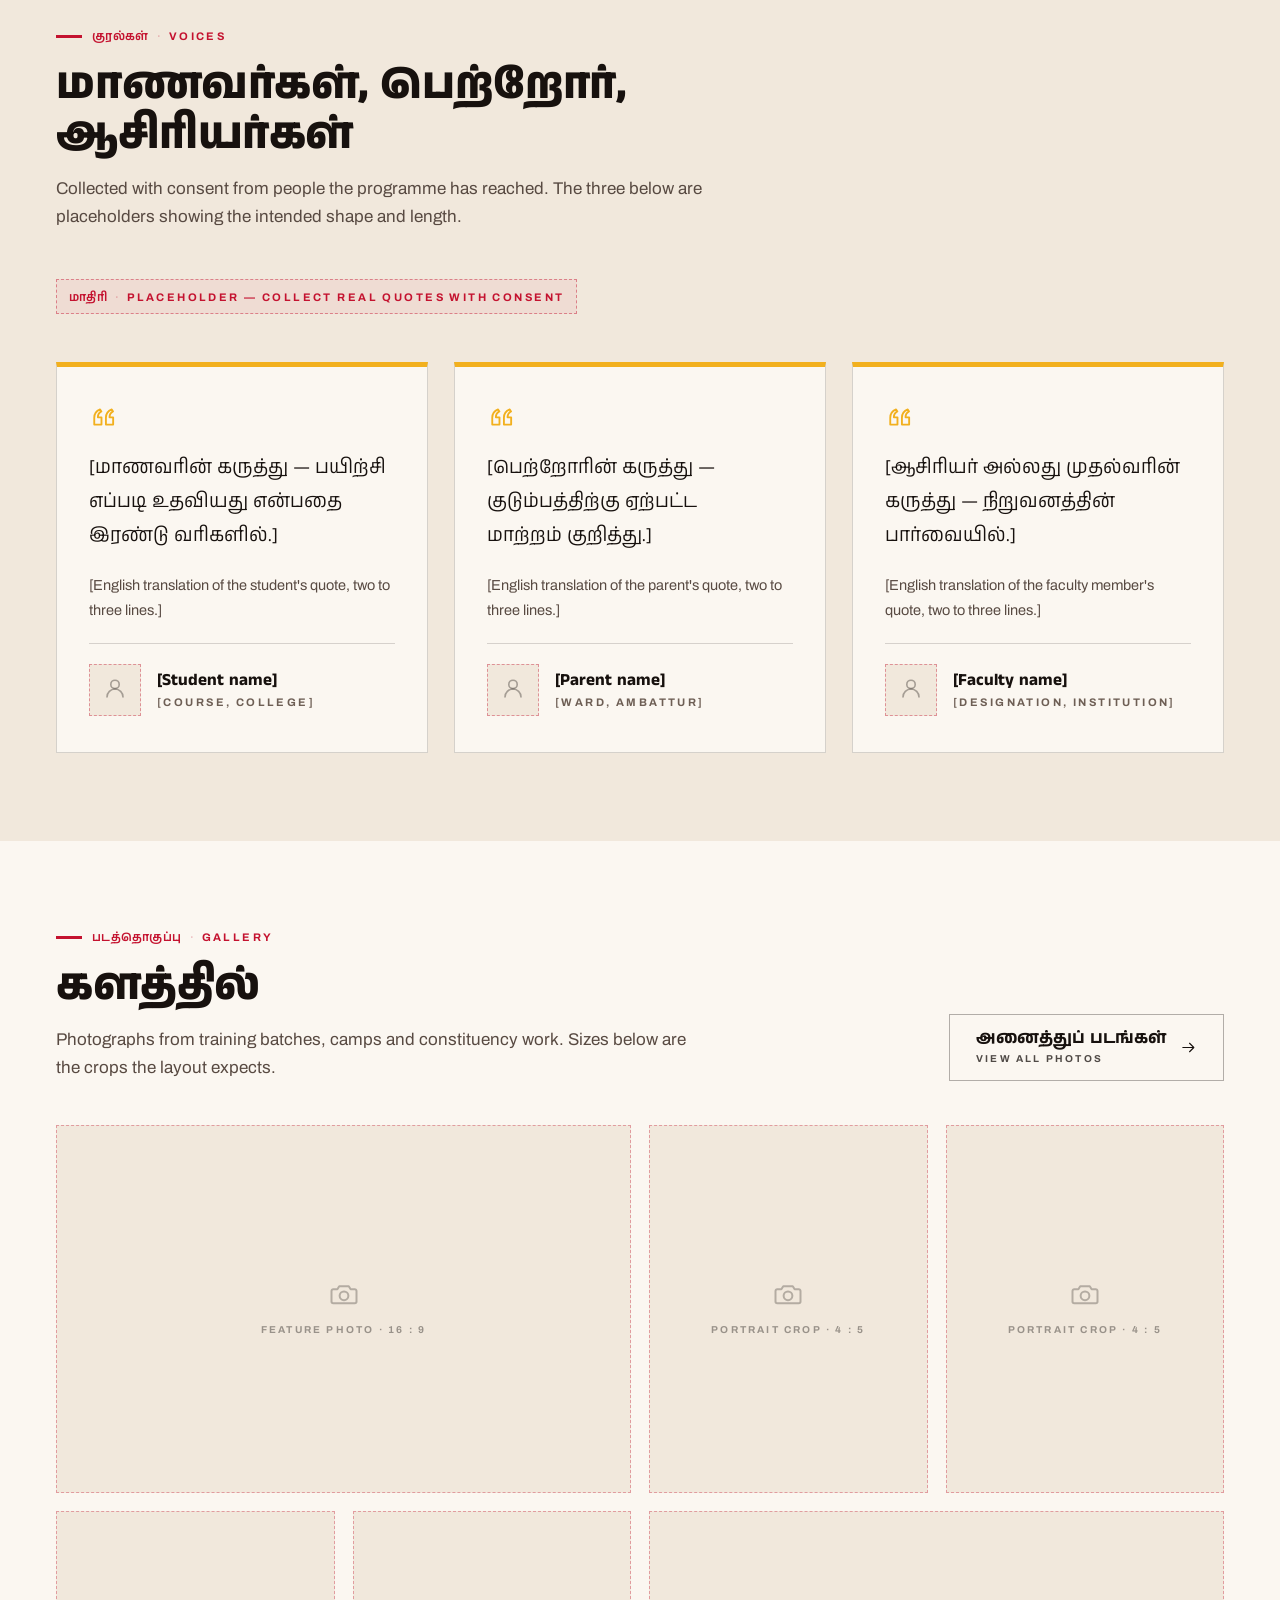
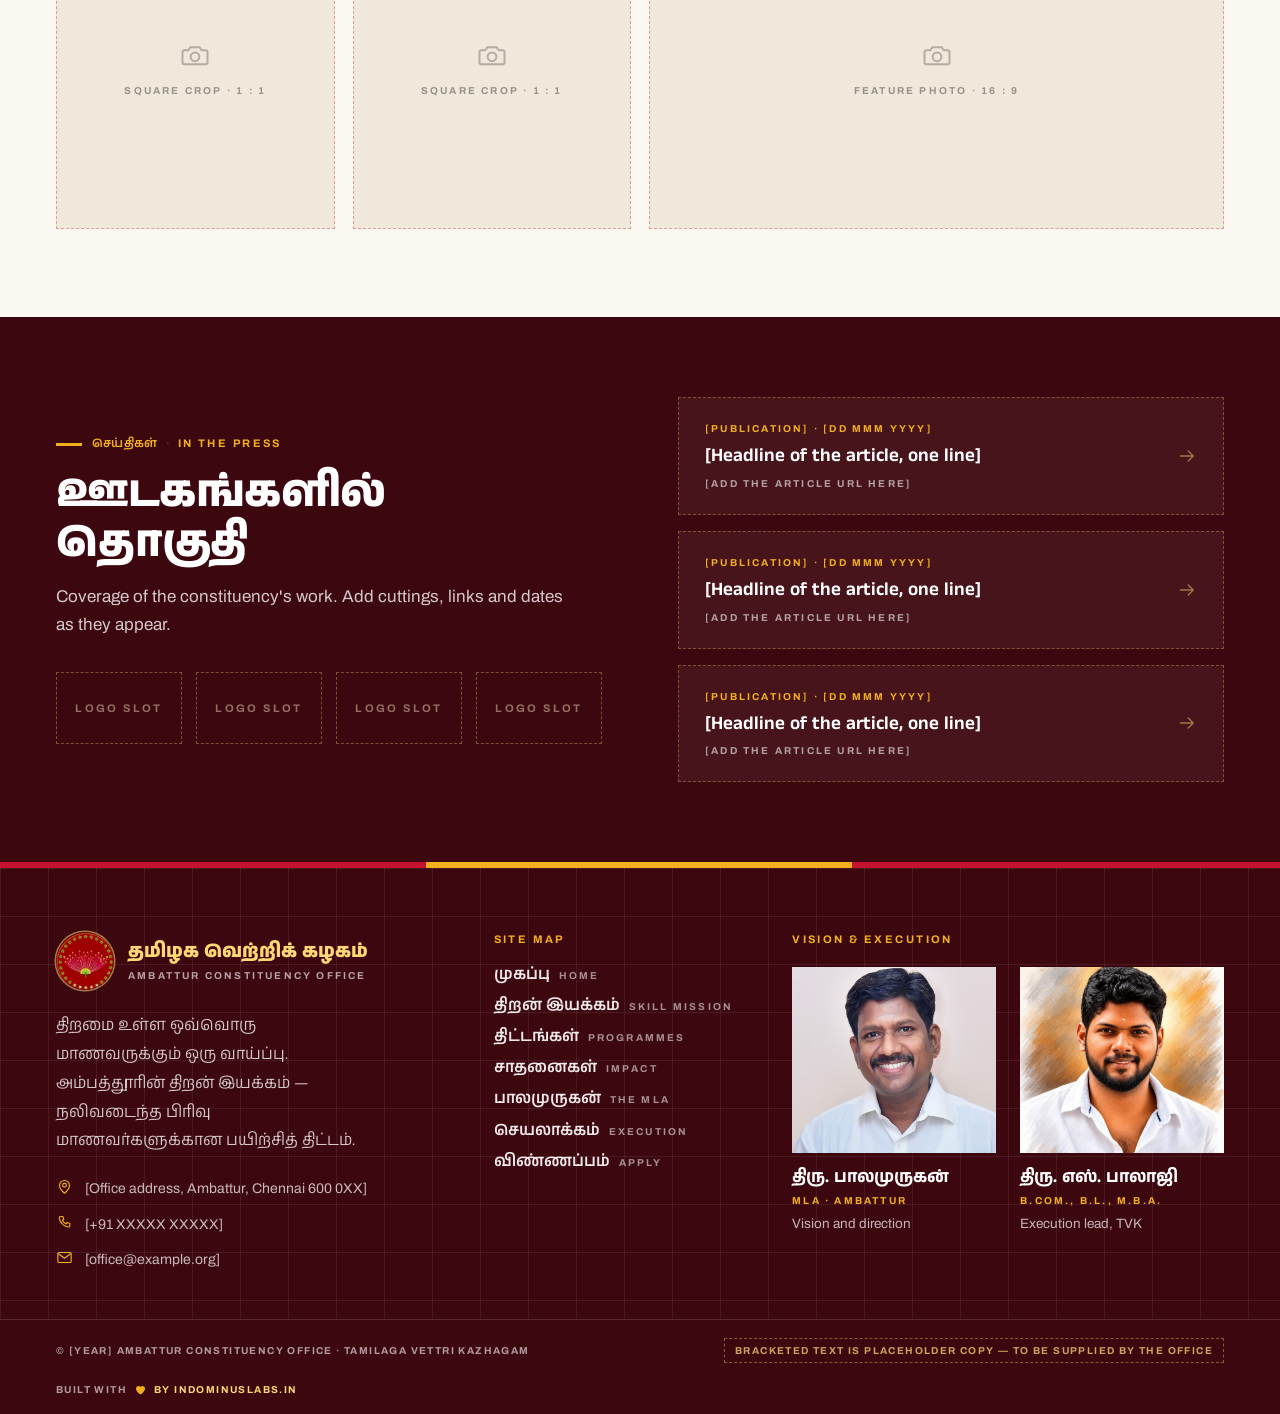
<file: impact.html>
<!doctype html>
<html lang="ta">
<head>
<meta charset="utf-8">
<meta name="viewport" content="width=device-width, initial-scale=1">
<title>சாதனைகள் · Impact & Gallery</title>
<meta name="description" content="A public scoreboard for the Ambattur skill mission — students trained, students placed, and work on the ground.">
<meta name="theme-color" content="#7E0B1E">
<meta property="og:title" content="சாதனைகள் · Impact & Gallery">
<meta property="og:description" content="A public scoreboard for the Ambattur skill mission — students trained, students placed, and work on the ground.">
<meta property="og:image" content="vijay.jpg">
<meta property="og:type" content="website">
<link rel="icon" href="tvk-logo.png">
<link rel="preconnect" href="https://fonts.googleapis.com">
<link rel="preconnect" href="https://fonts.gstatic.com" crossorigin>
<link rel="stylesheet" href="https://fonts.googleapis.com/css2?family=Anek+Tamil:wdth,wght@75..125,100..800&amp;family=Archivo:wdth,wght@62..125,100..900&amp;display=swap">
<link rel="stylesheet" href="styles.css">
<style>
:root{
      --ink:#17110E; --ink2:#584A42; --ink3:#6E5F55;
      --paper:#FBF7F1; --paper2:#F1E8DC; --paper3:#E6D9C8;
      --red:#C4122F; --deep:#7E0B1E; --night:#3D0710;
      --gold:#F2B01E; --gold2:#FFD873;
      --rule:rgba(23,17,14,.16);
      --ta:'Anek Tamil','Nirmala UI','Latha',sans-serif;
      --la:'Archivo','Helvetica Neue',Helvetica,sans-serif;
    }
    *{box-sizing:border-box}
    body{margin:0;background:var(--paper);color:var(--ink);font-family:var(--la);-webkit-font-smoothing:antialiased;text-wrap:pretty}
    a{color:var(--red);text-decoration:none}
    a:hover{color:var(--deep)}
    h1,h2,h3,h4,p,ul,ol,figure{margin:0}
    ul{padding:0;list-style:none}
    img{display:block;max-width:100%}
    .ta{font-family:var(--ta)}
    .kick{font:700 11px/1.3 var(--la);letter-spacing:.22em;text-transform:uppercase}
    .kick-ta{font:600 12px/1.45 var(--ta);letter-spacing:.03em;text-transform:none}
    .credit:hover .cname{color:#fff !important}
    .credit:hover .cheart{transform:scale(1.14)}
    .cheart{transition:transform .18s ease}
    .dots{background-image:radial-gradient(rgba(255,255,255,.20) 1px,transparent 1px);background-size:10px 10px}
    .dotsd{background-image:radial-gradient(rgba(23,17,14,.12) 1px,transparent 1px);background-size:10px 10px}
    .grid-l{background-image:linear-gradient(rgba(255,255,255,.07) 1px,transparent 1px),linear-gradient(90deg,rgba(255,255,255,.07) 1px,transparent 1px);background-size:48px 48px}
</style>
</head>
<body>
<div class="page">

<header>
  <div class="dots sec" style="display:flex;align-items:center;justify-content:space-between;height:38px;padding:0 56px;background:var(--night)">
    <span style="display:inline-flex;flex-wrap:wrap;align-items:baseline;gap:8px"><span class="kick-ta" style="font-size:12px;color:var(--gold2)">தமிழக வெற்றிக் கழகம்</span><span style="color:var(--gold2);opacity:.45;font-size:11px">·</span><span class="kick" style="font-size:11px;color:var(--gold2)">Tamilaga Vettri Kazhagam</span></span>
    <span style="display:inline-flex;flex-wrap:wrap;align-items:baseline;gap:8px"><span class="kick-ta" style="font-size:12px;color:rgba(255,255,255,.78)">அம்பத்தூர் சட்டமன்றத் தொகுதி</span><span style="color:rgba(255,255,255,.78);opacity:.45;font-size:11px">·</span><span class="kick" style="font-size:11px;color:rgba(255,255,255,.78)">Ambattur Constituency</span></span>
  </div>
  <div style="display:flex;align-items:center;justify-content:space-between;gap:36px;height:92px;padding:0 56px;background:var(--paper);border-bottom:1px solid var(--rule)" class="sec hdrow">
    <a href="index.html" style="display:flex;align-items:center;gap:14px;text-decoration:none">
      <img src="tvk-logo.png" alt="Tamilaga Vettri Kazhagam" style="width:50px;height:50px;flex:none;border-radius:50%;object-fit:cover;box-shadow:0 0 0 1.5px rgba(23,17,14,.14)">
      <span style="display:flex;flex-direction:column;gap:4px">
        <span class="ta" style="font:800 20px/1 var(--ta);color:var(--ink);letter-spacing:-.01em">திரு. பாலமுருகன்</span>
        <span class="kick" style="color:var(--red);font-size:10px">MLA · Ambattur</span>
      </span>
    </a>
    <input type="checkbox" id="navtoggle" class="navtoggle" aria-hidden="true">
    <label for="navtoggle" class="navbtn"><span class="sr">Menu</span><svg viewBox="0 0 24 24" width="22" height="22" fill="none" stroke="currentColor" stroke-width="1.8" stroke-linecap="round" aria-hidden="true"><path d="M3.5 7h17M3.5 12h17M3.5 17h17"></path></svg></label>
    <nav class="mainnav" style="display:flex;align-items:center;gap:26px">
      <a href="index.html" style="display:flex;flex-direction:column;gap:4px;text-decoration:none;padding-bottom:6px;border-bottom:2px solid transparent">
        <span class="ta" style="font:600 15px/1 var(--ta);color:var(--ink)">முகப்பு</span>
        <span class="kick" style="font-size:9.5px;color:var(--ink3)">Home</span>
      </a>
      <a href="skill-mission.html" style="display:flex;flex-direction:column;gap:4px;text-decoration:none;padding-bottom:6px;border-bottom:2px solid transparent">
        <span class="ta" style="font:600 15px/1 var(--ta);color:var(--ink)">திறன் இயக்கம்</span>
        <span class="kick" style="font-size:9.5px;color:var(--ink3)">Skill Mission</span>
      </a>
      <a href="programmes.html" style="display:flex;flex-direction:column;gap:4px;text-decoration:none;padding-bottom:6px;border-bottom:2px solid transparent">
        <span class="ta" style="font:600 15px/1 var(--ta);color:var(--ink)">திட்டங்கள்</span>
        <span class="kick" style="font-size:9.5px;color:var(--ink3)">Programmes</span>
      </a>
      <a href="impact.html" style="display:flex;flex-direction:column;gap:4px;text-decoration:none;padding-bottom:6px;border-bottom:2px solid var(--red)">
        <span class="ta" style="font:700 15px/1 var(--ta);color:var(--red)">சாதனைகள்</span>
        <span class="kick" style="font-size:9.5px;color:var(--red)">Impact</span>
      </a>
      <a href="balamurugan.html" style="display:flex;flex-direction:column;gap:4px;text-decoration:none;padding-bottom:6px;border-bottom:2px solid transparent">
        <span class="ta" style="font:600 15px/1 var(--ta);color:var(--ink)">பாலமுருகன்</span>
        <span class="kick" style="font-size:9.5px;color:var(--ink3)">The MLA</span>
      </a>
      <a href="balaji.html" style="display:flex;flex-direction:column;gap:4px;text-decoration:none;padding-bottom:6px;border-bottom:2px solid transparent">
        <span class="ta" style="font:600 15px/1 var(--ta);color:var(--ink)">செயலாக்கம்</span>
        <span class="kick" style="font-size:9.5px;color:var(--ink3)">Execution</span>
      </a>
    </nav>
    <a href="apply.html" style="display:flex;flex-direction:column;gap:4px;background:var(--red);color:#fff;padding:12px 20px;text-decoration:none">
      <span class="ta" style="font:700 15px/1 var(--ta)">விண்ணப்பிக்க</span>
      <span class="kick" style="font-size:9.5px;opacity:.85">Apply now</span>
    </a>
  </div>
</header>
<section class="dots sec" style="background:var(--deep);color:#fff;padding:72px 56px 76px;position:relative;overflow:hidden">
  <span style="position:absolute;right:-150px;top:-90px;width:340px;height:340px;border:44px solid rgba(255,216,115,.12);transform:rotate(45deg)"></span>
  <div style="position:relative;display:flex;align-items:flex-end;justify-content:space-between;gap:48px">
    <div style="max-width:820px" class="fw">
      <div style="display:flex;align-items:center;gap:12px">
        <span style="display:inline-flex;width:22px;height:22px;color:var(--gold);flex:none"><svg viewBox="0 0 24 24" width="100%" height="100%" fill="none" stroke="currentColor" stroke-width="1.6" stroke-linecap="round" stroke-linejoin="round" aria-hidden="true"><path d="M7 4h10v5a5 5 0 0 1-10 0V4Z"></path><path d="M7 6H4.5v1.5A3.5 3.5 0 0 0 8 11M17 6h2.5v1.5A3.5 3.5 0 0 1 16 11"></path><path d="M12 14v3.5M8.5 20.5h7"></path></svg></span>
        <span style="display:inline-flex;flex-wrap:wrap;align-items:baseline;gap:8px"><span class="kick-ta" style="font-size:12px;color:var(--gold)">சாதனைகள்</span><span style="color:var(--gold);opacity:.45;font-size:11px">·</span><span class="kick" style="font-size:11px;color:var(--gold)">Impact</span></span>
      </div>
      <h1 class="ta" style="font:800 62px/1.1 var(--ta);margin-top:18px;letter-spacing:-.015em">எண்களில் தொகுதி</h1>
      <p style="font:400 18px/1.65 var(--la);color:rgba(255,255,255,.8);margin-top:16px;max-width:680px" class="fw">A public scoreboard, not a brochure. Every figure on this page is published by the constituency office and updated as work completes. Everything shown here is a placeholder until the office supplies real numbers.</p>
    </div>
    <img src="tvk-logo.png" alt="Tamilaga Vettri Kazhagam" style="width:84px;height:84px;flex:none;border-radius:50%;object-fit:cover;box-shadow:0 0 0 1.5px rgba(255,216,115,.55)">
  </div>
</section>

<!-- ============ HEADLINE NUMBERS ============ -->
<section style="background:var(--night);color:#fff" class="grid-l">
  <div style="display:grid;grid-template-columns:repeat(4,minmax(0,1fr));padding:0 56px" class="g4 sec">
    <div style="padding:44px 34px;;display:flex;flex-direction:column;gap:16px">
  <span style="font:800 76px/.86 var(--la);letter-spacing:-.045em;color:var(--gold);display:block">[0,000]</span>
  <span class="ta" style="font:600 19px/1.35 var(--ta);color:#fff">பயிற்சி பெற்ற மாணவர்கள்</span>
  <span class="kick" style="color:rgba(255,255,255,.68);font-size:10px">Students trained</span>
</div>
    <div style="padding:44px 34px;border-left:1px solid rgba(255,255,255,.16);display:flex;flex-direction:column;gap:16px">
  <span style="font:800 76px/.86 var(--la);letter-spacing:-.045em;color:var(--gold);display:block">[000]</span>
  <span class="ta" style="font:600 19px/1.35 var(--ta);color:#fff">வேலை பெற்றவர்கள்</span>
  <span class="kick" style="color:rgba(255,255,255,.68);font-size:10px">Students placed</span>
</div>
    <div style="padding:44px 34px;border-left:1px solid rgba(255,255,255,.16);display:flex;flex-direction:column;gap:16px">
  <span style="font:800 76px/.86 var(--la);letter-spacing:-.045em;color:var(--gold);display:block">[00]</span>
  <span class="ta" style="font:600 19px/1.35 var(--ta);color:#fff">இணை நிறுவனங்கள்</span>
  <span class="kick" style="color:rgba(255,255,255,.68);font-size:10px">Partner institutions</span>
</div>
    <div style="padding:44px 34px;border-left:1px solid rgba(255,255,255,.16);display:flex;flex-direction:column;gap:16px">
  <span style="font:800 76px/.86 var(--la);letter-spacing:-.045em;color:var(--gold);display:block">[00]</span>
  <span class="ta" style="font:600 19px/1.35 var(--ta);color:#fff">நடத்தப்பட்ட முகாம்கள்</span>
  <span class="kick" style="color:rgba(255,255,255,.68);font-size:10px">Camps conducted</span>
</div>
  </div>
  <div style="padding:0 56px 26px" class="sec">
    <span class="kick" style="color:rgba(255,216,115,.85);border:1px dashed rgba(255,216,115,.45);padding:8px 12px;letter-spacing:.14em">All figures are placeholders — to be published and dated by the constituency office</span>
  </div>
</section>

<!-- ============ BREAKDOWN ============ -->
<section style="background:var(--paper);padding:88px 56px" class="sec">
  <div style="display:grid;grid-template-columns:1fr 460px;gap:76px;align-items:start" class="gside">
    <div>
      <div style="max-width:620px;" class="fw">
    <div style="display:flex;align-items:center;gap:10px;">
      <span style="width:26px;height:3px;background:var(--red);flex:none"></span>
      <span style="display:inline-flex;flex-wrap:wrap;align-items:baseline;gap:8px"><span class="kick-ta" style="font-size:12px;color:var(--red)">பிரிவு வாரியாக</span><span style="color:var(--red);opacity:.45;font-size:11px">·</span><span class="kick" style="font-size:11px;color:var(--red)">By track</span></span>
    </div>
    <h2 class="ta" style="font:800 44px/1.14 var(--ta);color:var(--ink);margin-top:16px;letter-spacing:-.01em">எந்தப் பிரிவில் எத்தனை பேர்</h2>
    <p style="font:400 17px/1.62 var(--la);color:var(--ink2);margin-top:14px">Training and placement counted separately for each stream, so weak spots are visible rather than averaged away.</p>
  </div>
      <div style="display:flex;flex-direction:column;gap:30px;margin-top:44px">
        <div style="display:flex;flex-direction:column;gap:12px">
  <div style="display:flex;align-items:baseline;justify-content:space-between;gap:20px">
    <span style="display:flex;align-items:baseline;gap:12px">
      <span class="ta" style="font:700 20px/1.2 var(--ta);color:var(--ink)">பொறியியல்</span>
      <span class="kick" style="color:var(--ink3);font-size:10px">Engineering</span>
    </span>
    <span style="font:800 22px/1 var(--la);color:var(--red);letter-spacing:-.02em">[00]</span>
  </div>
  <div style="height:14px;background:var(--paper3);position:relative">
    <span style="position:absolute;left:0;top:0;bottom:0;width:72%;background:repeating-linear-gradient(135deg,var(--red) 0 7px,var(--deep) 7px 14px)"></span>
  </div>
</div>
        <div style="display:flex;flex-direction:column;gap:12px">
  <div style="display:flex;align-items:baseline;justify-content:space-between;gap:20px">
    <span style="display:flex;align-items:baseline;gap:12px">
      <span class="ta" style="font:700 20px/1.2 var(--ta);color:var(--ink)">கலை &amp; அறிவியல்</span>
      <span class="kick" style="color:var(--ink3);font-size:10px">Arts &amp; Science</span>
    </span>
    <span style="font:800 22px/1 var(--la);color:var(--red);letter-spacing:-.02em">[00]</span>
  </div>
  <div style="height:14px;background:var(--paper3);position:relative">
    <span style="position:absolute;left:0;top:0;bottom:0;width:54%;background:repeating-linear-gradient(135deg,var(--red) 0 7px,var(--deep) 7px 14px)"></span>
  </div>
</div>
        <div style="display:flex;flex-direction:column;gap:12px">
  <div style="display:flex;align-items:baseline;justify-content:space-between;gap:20px">
    <span style="display:flex;align-items:baseline;gap:12px">
      <span class="ta" style="font:700 20px/1.2 var(--ta);color:var(--ink)">பாலிடெக்னிக்</span>
      <span class="kick" style="color:var(--ink3);font-size:10px">Polytechnic</span>
    </span>
    <span style="font:800 22px/1 var(--la);color:var(--red);letter-spacing:-.02em">[00]</span>
  </div>
  <div style="height:14px;background:var(--paper3);position:relative">
    <span style="position:absolute;left:0;top:0;bottom:0;width:63%;background:repeating-linear-gradient(135deg,var(--red) 0 7px,var(--deep) 7px 14px)"></span>
  </div>
</div>
      </div>
      <p class="kick" style="color:var(--ink3);margin-top:28px;line-height:1.8;border:1px dashed var(--rule);padding:11px 13px;display:inline-block">Bar lengths are illustrative only — replace with reported figures</p>
    </div>

    <aside style="background:var(--paper2);padding:40px 34px;display:flex;flex-direction:column;gap:26px">
      <span class="kick" style="color:var(--red)">அறிக்கை · Reporting</span>
      <h3 class="ta" style="font:800 28px/1.2 var(--ta);color:var(--ink)">எப்படிக் கணக்கிடப்படுகிறது</h3>
      <ul style="display:flex;flex-direction:column;gap:18px">
        <li style="display:flex;gap:13px;align-items:flex-start;padding-bottom:16px;border-bottom:1px solid var(--rule)">
          <span style="display:inline-flex;width:18px;height:18px;color:var(--red);flex:none"><svg viewBox="0 0 24 24" width="100%" height="100%" fill="none" stroke="currentColor" stroke-width="1.6" stroke-linecap="round" stroke-linejoin="round" aria-hidden="true"><path d="M4 12.8 9.2 18 20 6.5"></path></svg></span>
          <span style="display:flex;flex-direction:column;gap:6px">
            <span class="ta" style="font:700 17px/1.25 var(--ta);color:var(--ink)">பயிற்சி முடித்தவர்</span>
            <span style="font:400 14px/1.6 var(--la);color:var(--ink2)">Counted only on completion, not on enrolment.</span>
          </span>
        </li><li style="display:flex;gap:13px;align-items:flex-start;padding-bottom:16px;border-bottom:1px solid var(--rule)">
          <span style="display:inline-flex;width:18px;height:18px;color:var(--red);flex:none"><svg viewBox="0 0 24 24" width="100%" height="100%" fill="none" stroke="currentColor" stroke-width="1.6" stroke-linecap="round" stroke-linejoin="round" aria-hidden="true"><path d="M4 12.8 9.2 18 20 6.5"></path></svg></span>
          <span style="display:flex;flex-direction:column;gap:6px">
            <span class="ta" style="font:700 17px/1.25 var(--ta);color:var(--ink)">வேலை பெற்றவர்</span>
            <span style="font:400 14px/1.6 var(--la);color:var(--ink2)">Counted on a written offer, verified with the employer.</span>
          </span>
        </li><li style="display:flex;gap:13px;align-items:flex-start;padding-bottom:16px;border-bottom:1px solid var(--rule)">
          <span style="display:inline-flex;width:18px;height:18px;color:var(--red);flex:none"><svg viewBox="0 0 24 24" width="100%" height="100%" fill="none" stroke="currentColor" stroke-width="1.6" stroke-linecap="round" stroke-linejoin="round" aria-hidden="true"><path d="M4 12.8 9.2 18 20 6.5"></path></svg></span>
          <span style="display:flex;flex-direction:column;gap:6px">
            <span class="ta" style="font:700 17px/1.25 var(--ta);color:var(--ink)">காலாண்டு புதுப்பிப்பு</span>
            <span style="font:400 14px/1.6 var(--la);color:var(--ink2)">Figures refreshed every quarter and dated on this page.</span>
          </span>
        </li>
      </ul>
      <div style="display:flex;align-items:center;gap:11px">
        <span style="display:inline-flex;width:17px;height:17px;color:var(--ink3);flex:none"><svg viewBox="0 0 24 24" width="100%" height="100%" fill="none" stroke="currentColor" stroke-width="1.6" stroke-linecap="round" stroke-linejoin="round" aria-hidden="true"><rect x="3.2" y="5" width="17.6" height="16" rx="1.8"></rect><path d="M3.2 10h17.6M8.5 3v4M15.5 3v4"></path></svg></span>
        <span class="kick" style="color:var(--ink3);font-size:10px">Last updated: [DD MMM YYYY]</span>
      </div>
    </aside>
  </div>
</section>

<div style="background:var(--red);color:#fff;padding:15px 0;overflow:hidden">
    <div style="display:flex;align-items:center;gap:24px;padding:0 56px;white-space:nowrap" class="sec scrollx">
      <span class="ta" style="font:700 18px/1 var(--ta)">பயிற்சி</span><span style="width:7px;height:7px;background:#fff;transform:rotate(45deg);flex:none"></span><span class="kick" style="letter-spacing:.24em">TRAINED</span><span style="width:7px;height:7px;background:#fff;transform:rotate(45deg);flex:none"></span><span class="ta" style="font:700 18px/1 var(--ta)">வேலைவாய்ப்பு</span><span style="width:7px;height:7px;background:#fff;transform:rotate(45deg);flex:none"></span><span class="kick" style="letter-spacing:.24em">PLACED</span><span style="width:7px;height:7px;background:#fff;transform:rotate(45deg);flex:none"></span><span class="ta" style="font:700 18px/1 var(--ta)">கண்காணிப்பு</span><span style="width:7px;height:7px;background:#fff;transform:rotate(45deg);flex:none"></span><span class="kick" style="letter-spacing:.24em">TRACKED</span><span style="width:7px;height:7px;background:#fff;transform:rotate(45deg);flex:none"></span><span class="ta" style="font:700 18px/1 var(--ta)">வெளிப்படை</span><span style="width:7px;height:7px;background:#fff;transform:rotate(45deg);flex:none"></span><span class="kick" style="letter-spacing:.24em">PUBLISHED</span>
    </div>
  </div>

<!-- ============ VOICES ============ -->
<section style="background:var(--paper2);padding:88px 56px" class="sec">
  <div style="display:flex;align-items:flex-end;justify-content:space-between;gap:48px;flex-wrap:wrap">
    <div style="max-width:720px;" class="fw">
    <div style="display:flex;align-items:center;gap:10px;">
      <span style="width:26px;height:3px;background:var(--red);flex:none"></span>
      <span style="display:inline-flex;flex-wrap:wrap;align-items:baseline;gap:8px"><span class="kick-ta" style="font-size:12px;color:var(--red)">குரல்கள்</span><span style="color:var(--red);opacity:.45;font-size:11px">·</span><span class="kick" style="font-size:11px;color:var(--red)">Voices</span></span>
    </div>
    <h2 class="ta" style="font:800 44px/1.14 var(--ta);color:var(--ink);margin-top:16px;letter-spacing:-.01em">மாணவர்கள், பெற்றோர், ஆசிரியர்கள்</h2>
    <p style="font:400 17px/1.62 var(--la);color:var(--ink2);margin-top:14px">Collected with consent from people the programme has reached. The three below are placeholders showing the intended shape and length.</p>
  </div>
    <span style="border:1px dashed rgba(196,18,47,.45);background:rgba(196,18,47,.05);padding:7px 12px;display:inline-block"><span style="display:inline-flex;flex-wrap:wrap;align-items:baseline;gap:8px"><span class="kick-ta" style="font-size:12px;color:var(--red)">மாதிரி</span><span style="color:var(--red);opacity:.45;font-size:11px">·</span><span class="kick" style="font-size:11px;color:var(--red)">PLACEHOLDER — collect real quotes with consent</span></span></span>
  </div>
  <div style="display:grid;grid-template-columns:repeat(3,minmax(0,1fr));gap:26px;margin-top:48px;align-items:stretch" class="g3">
    <figure style="background:var(--paper);border:1px solid var(--rule);border-top:5px solid var(--gold);padding:36px 32px;display:flex;flex-direction:column;gap:20px;margin:0">
  <span style="display:inline-flex;width:28px;height:28px;color:var(--gold);flex:none"><svg viewBox="0 0 24 24" width="100%" height="100%" fill="none" stroke="currentColor" stroke-width="1.6" stroke-linecap="round" stroke-linejoin="round" aria-hidden="true"><path d="M9.5 5.5C6.4 6.7 4.5 9.4 4.5 12.7v5.8h6.2v-6.2H7.6c0-2.4 1-4.1 3-5.1l-1.1-1.7ZM19.5 5.5c-3.1 1.2-5 3.9-5 7.2v5.8h6.2v-6.2h-3.1c0-2.4 1-4.1 3-5.1l-1.1-1.7Z"></path></svg></span>
  <blockquote class="ta" style="font:400 19px/1.8 var(--ta);color:var(--ink);margin:0">[மாணவரின் கருத்து — பயிற்சி எப்படி உதவியது என்பதை இரண்டு வரிகளில்.]</blockquote>
  <p style="font:400 14.5px/1.7 var(--la);color:var(--ink2)">[English translation of the student's quote, two to three lines.]</p>
  <figcaption style="display:flex;align-items:center;gap:16px;padding-top:20px;border-top:1px solid var(--rule);margin-top:auto">
    <span style="width:52px;height:52px;background:var(--paper2);border:1.5px dashed rgba(196,18,47,.4);display:flex;align-items:center;justify-content:center;flex:none">
      <span style="display:block;width:24px;color:rgba(23,17,14,.35)"><svg viewBox="0 0 24 24" width="100%" height="100%" fill="none" stroke="currentColor" stroke-width="1.6" stroke-linecap="round" stroke-linejoin="round" aria-hidden="true"><circle cx="12" cy="8.4" r="4.2"></circle><path d="M4 21a8 8 0 0 1 16 0"></path></svg></span>
    </span>
    <span style="display:flex;flex-direction:column;gap:5px">
      <span class="ta" style="font:700 17px/1.2 var(--ta);color:var(--ink)">[Student name]</span>
      <span class="kick" style="color:var(--ink3);font-size:11px">[Course, college]</span>
    </span>
  </figcaption>
</figure>
    <figure style="background:var(--paper);border:1px solid var(--rule);border-top:5px solid var(--gold);padding:36px 32px;display:flex;flex-direction:column;gap:20px;margin:0">
  <span style="display:inline-flex;width:28px;height:28px;color:var(--gold);flex:none"><svg viewBox="0 0 24 24" width="100%" height="100%" fill="none" stroke="currentColor" stroke-width="1.6" stroke-linecap="round" stroke-linejoin="round" aria-hidden="true"><path d="M9.5 5.5C6.4 6.7 4.5 9.4 4.5 12.7v5.8h6.2v-6.2H7.6c0-2.4 1-4.1 3-5.1l-1.1-1.7ZM19.5 5.5c-3.1 1.2-5 3.9-5 7.2v5.8h6.2v-6.2h-3.1c0-2.4 1-4.1 3-5.1l-1.1-1.7Z"></path></svg></span>
  <blockquote class="ta" style="font:400 19px/1.8 var(--ta);color:var(--ink);margin:0">[பெற்றோரின் கருத்து — குடும்பத்திற்கு ஏற்பட்ட மாற்றம் குறித்து.]</blockquote>
  <p style="font:400 14.5px/1.7 var(--la);color:var(--ink2)">[English translation of the parent's quote, two to three lines.]</p>
  <figcaption style="display:flex;align-items:center;gap:16px;padding-top:20px;border-top:1px solid var(--rule);margin-top:auto">
    <span style="width:52px;height:52px;background:var(--paper2);border:1.5px dashed rgba(196,18,47,.4);display:flex;align-items:center;justify-content:center;flex:none">
      <span style="display:block;width:24px;color:rgba(23,17,14,.35)"><svg viewBox="0 0 24 24" width="100%" height="100%" fill="none" stroke="currentColor" stroke-width="1.6" stroke-linecap="round" stroke-linejoin="round" aria-hidden="true"><circle cx="12" cy="8.4" r="4.2"></circle><path d="M4 21a8 8 0 0 1 16 0"></path></svg></span>
    </span>
    <span style="display:flex;flex-direction:column;gap:5px">
      <span class="ta" style="font:700 17px/1.2 var(--ta);color:var(--ink)">[Parent name]</span>
      <span class="kick" style="color:var(--ink3);font-size:11px">[Ward, Ambattur]</span>
    </span>
  </figcaption>
</figure>
    <figure style="background:var(--paper);border:1px solid var(--rule);border-top:5px solid var(--gold);padding:36px 32px;display:flex;flex-direction:column;gap:20px;margin:0">
  <span style="display:inline-flex;width:28px;height:28px;color:var(--gold);flex:none"><svg viewBox="0 0 24 24" width="100%" height="100%" fill="none" stroke="currentColor" stroke-width="1.6" stroke-linecap="round" stroke-linejoin="round" aria-hidden="true"><path d="M9.5 5.5C6.4 6.7 4.5 9.4 4.5 12.7v5.8h6.2v-6.2H7.6c0-2.4 1-4.1 3-5.1l-1.1-1.7ZM19.5 5.5c-3.1 1.2-5 3.9-5 7.2v5.8h6.2v-6.2h-3.1c0-2.4 1-4.1 3-5.1l-1.1-1.7Z"></path></svg></span>
  <blockquote class="ta" style="font:400 19px/1.8 var(--ta);color:var(--ink);margin:0">[ஆசிரியர் அல்லது முதல்வரின் கருத்து — நிறுவனத்தின் பார்வையில்.]</blockquote>
  <p style="font:400 14.5px/1.7 var(--la);color:var(--ink2)">[English translation of the faculty member's quote, two to three lines.]</p>
  <figcaption style="display:flex;align-items:center;gap:16px;padding-top:20px;border-top:1px solid var(--rule);margin-top:auto">
    <span style="width:52px;height:52px;background:var(--paper2);border:1.5px dashed rgba(196,18,47,.4);display:flex;align-items:center;justify-content:center;flex:none">
      <span style="display:block;width:24px;color:rgba(23,17,14,.35)"><svg viewBox="0 0 24 24" width="100%" height="100%" fill="none" stroke="currentColor" stroke-width="1.6" stroke-linecap="round" stroke-linejoin="round" aria-hidden="true"><circle cx="12" cy="8.4" r="4.2"></circle><path d="M4 21a8 8 0 0 1 16 0"></path></svg></span>
    </span>
    <span style="display:flex;flex-direction:column;gap:5px">
      <span class="ta" style="font:700 17px/1.2 var(--ta);color:var(--ink)">[Faculty name]</span>
      <span class="kick" style="color:var(--ink3);font-size:11px">[Designation, institution]</span>
    </span>
  </figcaption>
</figure>
  </div>
</section>

<!-- ============ GALLERY ============ -->
<section style="background:var(--paper);padding:88px 56px" class="sec">
  <div style="display:flex;align-items:flex-end;justify-content:space-between;gap:48px;flex-wrap:wrap">
    <div style="max-width:640px;" class="fw">
    <div style="display:flex;align-items:center;gap:10px;">
      <span style="width:26px;height:3px;background:var(--red);flex:none"></span>
      <span style="display:inline-flex;flex-wrap:wrap;align-items:baseline;gap:8px"><span class="kick-ta" style="font-size:12px;color:var(--red)">படத்தொகுப்பு</span><span style="color:var(--red);opacity:.45;font-size:11px">·</span><span class="kick" style="font-size:11px;color:var(--red)">Gallery</span></span>
    </div>
    <h2 class="ta" style="font:800 44px/1.14 var(--ta);color:var(--ink);margin-top:16px;letter-spacing:-.01em">களத்தில்</h2>
    <p style="font:400 17px/1.62 var(--la);color:var(--ink2);margin-top:14px">Photographs from training batches, camps and constituency work. Sizes below are the crops the layout expects.</p>
  </div>
    <a href="impact.html" style="background:transparent;color:var(--ink);border:1.5px solid rgba(23,17,14,.32);display:inline-flex;align-items:center;gap:14px;padding:15px 26px;text-decoration:none">
    <span style="display:flex;flex-direction:column;gap:5px">
      <span class="ta" style="font:700 17px/1 var(--ta)">அனைத்துப் படங்கள்</span>
      <span class="kick" style="opacity:.75;font-size:10px">View all photos</span>
    </span>
    <span style="display:flex;width:17px;flex:none"><svg viewBox="0 0 24 24" width="100%" height="100%" fill="none" stroke="currentColor" stroke-width="1.6" stroke-linecap="round" stroke-linejoin="round" aria-hidden="true"><path d="M4 12h15.5M13.5 6l6 6-6 6"></path></svg></span>
  </a>
  </div>
  <div style="display:grid;grid-template-columns:repeat(4,minmax(0,1fr));gap:18px;margin-top:44px" class="g4">
    <figure style="margin:0;grid-column:span 2;height:368px;background:var(--paper2);border:1.5px dashed rgba(196,18,47,.35);display:flex;flex-direction:column;align-items:center;justify-content:center;gap:12px">
  <span style="display:inline-flex;width:30px;height:30px;color:rgba(23,17,14,.28);flex:none"><svg viewBox="0 0 24 24" width="100%" height="100%" fill="none" stroke="currentColor" stroke-width="1.6" stroke-linecap="round" stroke-linejoin="round" aria-hidden="true"><path d="M3.4 8.2h3.3l1.5-2.4h7.6l1.5 2.4h3.3a1.4 1.4 0 0 1 1.4 1.4v8.4a1.4 1.4 0 0 1-1.4 1.4H3.4A1.4 1.4 0 0 1 2 18V9.6a1.4 1.4 0 0 1 1.4-1.4Z"></path><circle cx="12" cy="13.4" r="3.5"></circle></svg></span>
  <figcaption class="kick" style="color:rgba(23,17,14,.4);text-align:center;line-height:1.8;font-size:10px">Feature photo · 16 : 9</figcaption>
</figure>
    <figure style="margin:0;grid-column:span 1;height:368px;background:var(--paper2);border:1.5px dashed rgba(196,18,47,.35);display:flex;flex-direction:column;align-items:center;justify-content:center;gap:12px">
  <span style="display:inline-flex;width:30px;height:30px;color:rgba(23,17,14,.28);flex:none"><svg viewBox="0 0 24 24" width="100%" height="100%" fill="none" stroke="currentColor" stroke-width="1.6" stroke-linecap="round" stroke-linejoin="round" aria-hidden="true"><path d="M3.4 8.2h3.3l1.5-2.4h7.6l1.5 2.4h3.3a1.4 1.4 0 0 1 1.4 1.4v8.4a1.4 1.4 0 0 1-1.4 1.4H3.4A1.4 1.4 0 0 1 2 18V9.6a1.4 1.4 0 0 1 1.4-1.4Z"></path><circle cx="12" cy="13.4" r="3.5"></circle></svg></span>
  <figcaption class="kick" style="color:rgba(23,17,14,.4);text-align:center;line-height:1.8;font-size:10px">Portrait crop · 4 : 5</figcaption>
</figure>
    <figure style="margin:0;grid-column:span 1;height:368px;background:var(--paper2);border:1.5px dashed rgba(196,18,47,.35);display:flex;flex-direction:column;align-items:center;justify-content:center;gap:12px">
  <span style="display:inline-flex;width:30px;height:30px;color:rgba(23,17,14,.28);flex:none"><svg viewBox="0 0 24 24" width="100%" height="100%" fill="none" stroke="currentColor" stroke-width="1.6" stroke-linecap="round" stroke-linejoin="round" aria-hidden="true"><path d="M3.4 8.2h3.3l1.5-2.4h7.6l1.5 2.4h3.3a1.4 1.4 0 0 1 1.4 1.4v8.4a1.4 1.4 0 0 1-1.4 1.4H3.4A1.4 1.4 0 0 1 2 18V9.6a1.4 1.4 0 0 1 1.4-1.4Z"></path><circle cx="12" cy="13.4" r="3.5"></circle></svg></span>
  <figcaption class="kick" style="color:rgba(23,17,14,.4);text-align:center;line-height:1.8;font-size:10px">Portrait crop · 4 : 5</figcaption>
</figure>
    <figure style="margin:0;grid-column:span 1;height:318px;background:var(--paper2);border:1.5px dashed rgba(196,18,47,.35);display:flex;flex-direction:column;align-items:center;justify-content:center;gap:12px">
  <span style="display:inline-flex;width:30px;height:30px;color:rgba(23,17,14,.28);flex:none"><svg viewBox="0 0 24 24" width="100%" height="100%" fill="none" stroke="currentColor" stroke-width="1.6" stroke-linecap="round" stroke-linejoin="round" aria-hidden="true"><path d="M3.4 8.2h3.3l1.5-2.4h7.6l1.5 2.4h3.3a1.4 1.4 0 0 1 1.4 1.4v8.4a1.4 1.4 0 0 1-1.4 1.4H3.4A1.4 1.4 0 0 1 2 18V9.6a1.4 1.4 0 0 1 1.4-1.4Z"></path><circle cx="12" cy="13.4" r="3.5"></circle></svg></span>
  <figcaption class="kick" style="color:rgba(23,17,14,.4);text-align:center;line-height:1.8;font-size:10px">Square crop · 1 : 1</figcaption>
</figure>
    <figure style="margin:0;grid-column:span 1;height:318px;background:var(--paper2);border:1.5px dashed rgba(196,18,47,.35);display:flex;flex-direction:column;align-items:center;justify-content:center;gap:12px">
  <span style="display:inline-flex;width:30px;height:30px;color:rgba(23,17,14,.28);flex:none"><svg viewBox="0 0 24 24" width="100%" height="100%" fill="none" stroke="currentColor" stroke-width="1.6" stroke-linecap="round" stroke-linejoin="round" aria-hidden="true"><path d="M3.4 8.2h3.3l1.5-2.4h7.6l1.5 2.4h3.3a1.4 1.4 0 0 1 1.4 1.4v8.4a1.4 1.4 0 0 1-1.4 1.4H3.4A1.4 1.4 0 0 1 2 18V9.6a1.4 1.4 0 0 1 1.4-1.4Z"></path><circle cx="12" cy="13.4" r="3.5"></circle></svg></span>
  <figcaption class="kick" style="color:rgba(23,17,14,.4);text-align:center;line-height:1.8;font-size:10px">Square crop · 1 : 1</figcaption>
</figure>
    <figure style="margin:0;grid-column:span 2;height:318px;background:var(--paper2);border:1.5px dashed rgba(196,18,47,.35);display:flex;flex-direction:column;align-items:center;justify-content:center;gap:12px">
  <span style="display:inline-flex;width:30px;height:30px;color:rgba(23,17,14,.28);flex:none"><svg viewBox="0 0 24 24" width="100%" height="100%" fill="none" stroke="currentColor" stroke-width="1.6" stroke-linecap="round" stroke-linejoin="round" aria-hidden="true"><path d="M3.4 8.2h3.3l1.5-2.4h7.6l1.5 2.4h3.3a1.4 1.4 0 0 1 1.4 1.4v8.4a1.4 1.4 0 0 1-1.4 1.4H3.4A1.4 1.4 0 0 1 2 18V9.6a1.4 1.4 0 0 1 1.4-1.4Z"></path><circle cx="12" cy="13.4" r="3.5"></circle></svg></span>
  <figcaption class="kick" style="color:rgba(23,17,14,.4);text-align:center;line-height:1.8;font-size:10px">Feature photo · 16 : 9</figcaption>
</figure>
  </div>
</section>

<!-- ============ PRESS ============ -->
<section class="grid-l sec" style="background:var(--night);color:#fff;padding:80px 56px">
  <div style="display:grid;grid-template-columns:1fr 1fr;gap:76px;align-items:center" class="g2">
    <div>
      <div style="max-width:520px;" class="fw">
    <div style="display:flex;align-items:center;gap:10px;">
      <span style="width:26px;height:3px;background:var(--gold);flex:none"></span>
      <span style="display:inline-flex;flex-wrap:wrap;align-items:baseline;gap:8px"><span class="kick-ta" style="font-size:12px;color:var(--gold)">செய்திகள்</span><span style="color:var(--gold);opacity:.45;font-size:11px">·</span><span class="kick" style="font-size:11px;color:var(--gold)">In the press</span></span>
    </div>
    <h2 class="ta" style="font:800 44px/1.14 var(--ta);color:#fff;margin-top:16px;letter-spacing:-.01em">ஊடகங்களில் தொகுதி</h2>
    <p style="font:400 17px/1.62 var(--la);color:rgba(255,255,255,.78);margin-top:14px">Coverage of the constituency's work. Add cuttings, links and dates as they appear.</p>
  </div>
      <div style="display:grid;grid-template-columns:repeat(4,minmax(0,1fr));gap:14px;margin-top:34px" class="g4">
        <div style="height:72px;border:1.5px dashed rgba(255,216,115,.35);display:flex;align-items:center;justify-content:center">
          <span class="kick" style="color:rgba(255,240,196,.45);font-size:11px">Logo slot</span>
        </div><div style="height:72px;border:1.5px dashed rgba(255,216,115,.35);display:flex;align-items:center;justify-content:center">
          <span class="kick" style="color:rgba(255,240,196,.45);font-size:11px">Logo slot</span>
        </div><div style="height:72px;border:1.5px dashed rgba(255,216,115,.35);display:flex;align-items:center;justify-content:center">
          <span class="kick" style="color:rgba(255,240,196,.45);font-size:11px">Logo slot</span>
        </div><div style="height:72px;border:1.5px dashed rgba(255,216,115,.35);display:flex;align-items:center;justify-content:center">
          <span class="kick" style="color:rgba(255,240,196,.45);font-size:11px">Logo slot</span>
        </div>
      </div>
    </div>

    <div style="display:flex;flex-direction:column;gap:16px">
      <div style="display:flex;align-items:center;justify-content:space-between;gap:24px;background:rgba(255,255,255,.05);border:1px dashed rgba(255,216,115,.32);padding:24px 26px">
        <span style="display:flex;flex-direction:column;gap:8px">
          <span class="kick" style="color:var(--gold);font-size:10px">[Publication] · [DD MMM YYYY]</span>
          <span class="ta" style="font:600 19px/1.35 var(--ta);color:#fff">[Headline of the article, one line]</span>
          <span class="kick" style="color:rgba(255,255,255,.6);font-size:10px">[Add the article URL here]</span>
        </span>
        <span style="display:inline-flex;width:20px;height:20px;color:rgba(255,216,115,.5);flex:none"><svg viewBox="0 0 24 24" width="100%" height="100%" fill="none" stroke="currentColor" stroke-width="1.6" stroke-linecap="round" stroke-linejoin="round" aria-hidden="true"><path d="M4 12h15.5M13.5 6l6 6-6 6"></path></svg></span>
      </div><div style="display:flex;align-items:center;justify-content:space-between;gap:24px;background:rgba(255,255,255,.05);border:1px dashed rgba(255,216,115,.32);padding:24px 26px">
        <span style="display:flex;flex-direction:column;gap:8px">
          <span class="kick" style="color:var(--gold);font-size:10px">[Publication] · [DD MMM YYYY]</span>
          <span class="ta" style="font:600 19px/1.35 var(--ta);color:#fff">[Headline of the article, one line]</span>
          <span class="kick" style="color:rgba(255,255,255,.6);font-size:10px">[Add the article URL here]</span>
        </span>
        <span style="display:inline-flex;width:20px;height:20px;color:rgba(255,216,115,.5);flex:none"><svg viewBox="0 0 24 24" width="100%" height="100%" fill="none" stroke="currentColor" stroke-width="1.6" stroke-linecap="round" stroke-linejoin="round" aria-hidden="true"><path d="M4 12h15.5M13.5 6l6 6-6 6"></path></svg></span>
      </div><div style="display:flex;align-items:center;justify-content:space-between;gap:24px;background:rgba(255,255,255,.05);border:1px dashed rgba(255,216,115,.32);padding:24px 26px">
        <span style="display:flex;flex-direction:column;gap:8px">
          <span class="kick" style="color:var(--gold);font-size:10px">[Publication] · [DD MMM YYYY]</span>
          <span class="ta" style="font:600 19px/1.35 var(--ta);color:#fff">[Headline of the article, one line]</span>
          <span class="kick" style="color:rgba(255,255,255,.6);font-size:10px">[Add the article URL here]</span>
        </span>
        <span style="display:inline-flex;width:20px;height:20px;color:rgba(255,216,115,.5);flex:none"><svg viewBox="0 0 24 24" width="100%" height="100%" fill="none" stroke="currentColor" stroke-width="1.6" stroke-linecap="round" stroke-linejoin="round" aria-hidden="true"><path d="M4 12h15.5M13.5 6l6 6-6 6"></path></svg></span>
      </div>
    </div>
  </div>
</section>

<footer style="background:var(--night);color:#fff">
  <div style="height:6px;background:linear-gradient(90deg,var(--red) 0 33.3%,var(--gold) 33.3% 66.6%,var(--red) 66.6%)"></div>
  <div class="grid-l gside sec" style="padding:64px 56px 48px;display:grid;grid-template-columns:1.25fr .8fr 1.4fr;gap:52px">

    <div style="display:flex;flex-direction:column;gap:22px">
      <div style="display:flex;align-items:center;gap:14px">
        <img src="tvk-logo.png" alt="Tamilaga Vettri Kazhagam" style="width:58px;height:58px;flex:none;border-radius:50%;object-fit:cover;box-shadow:0 0 0 1.5px rgba(255,216,115,.55)">
        <span style="display:flex;flex-direction:column;gap:6px">
          <span class="ta" style="font:800 19px/1.15 var(--ta);color:var(--gold2)">தமிழக வெற்றிக் கழகம்</span>
          <span class="kick" style="color:rgba(255,255,255,.62);font-size:10px">Ambattur Constituency Office</span>
        </span>
      </div>
      <p class="ta fw" style="font:400 16px/1.8 var(--ta);color:rgba(255,255,255,.78);max-width:320px">திறமை உள்ள ஒவ்வொரு மாணவருக்கும் ஒரு வாய்ப்பு. அம்பத்தூரின் திறன் இயக்கம் — நலிவடைந்த பிரிவு மாணவர்களுக்கான பயிற்சித் திட்டம்.</p>
      <ul style="display:flex;flex-direction:column;gap:13px">
        <li style="display:flex;gap:12px;align-items:flex-start"><span style="display:inline-flex;width:17px;height:17px;color:var(--gold);flex:none"><svg viewBox="0 0 24 24" width="100%" height="100%" fill="none" stroke="currentColor" stroke-width="1.6" stroke-linecap="round" stroke-linejoin="round" aria-hidden="true"><path d="M12 21.5s7-6 7-11a7 7 0 1 0-14 0c0 5 7 11 7 11Z"></path><circle cx="12" cy="10.2" r="2.7"></circle></svg></span><span style="font:400 14px/1.6 var(--la);color:rgba(255,255,255,.72)">[Office address, Ambattur, Chennai 600 0XX]</span></li><li style="display:flex;gap:12px;align-items:flex-start"><span style="display:inline-flex;width:17px;height:17px;color:var(--gold);flex:none"><svg viewBox="0 0 24 24" width="100%" height="100%" fill="none" stroke="currentColor" stroke-width="1.6" stroke-linecap="round" stroke-linejoin="round" aria-hidden="true"><path d="M6.6 3.5h3l1.5 3.8-2.1 1.5a11.5 11.5 0 0 0 5.2 5.2l1.5-2.1 3.8 1.5v3a2 2 0 0 1-2.2 2A16.8 16.8 0 0 1 4.6 5.7a2 2 0 0 1 2-2.2Z"></path></svg></span><span style="font:400 14px/1.6 var(--la);color:rgba(255,255,255,.72)">[+91 XXXXX XXXXX]</span></li><li style="display:flex;gap:12px;align-items:flex-start"><span style="display:inline-flex;width:17px;height:17px;color:var(--gold);flex:none"><svg viewBox="0 0 24 24" width="100%" height="100%" fill="none" stroke="currentColor" stroke-width="1.6" stroke-linecap="round" stroke-linejoin="round" aria-hidden="true"><rect x="2.6" y="5" width="18.8" height="14" rx="1.8"></rect><path d="m3.5 6.8 8.5 6.2 8.5-6.2"></path></svg></span><span style="font:400 14px/1.6 var(--la);color:rgba(255,255,255,.72)">[office@example.org]</span></li>
      </ul>
    </div>

    <div style="display:flex;flex-direction:column;gap:18px">
      <span class="kick" style="color:var(--gold)">Site map</span>
      <ul style="display:flex;flex-direction:column;gap:12px">
        <li><a href="index.html" style="display:flex;align-items:baseline;gap:9px;text-decoration:none"><span class="ta" style="font:600 16px/1.2 var(--ta);color:rgba(255,255,255,.9)">முகப்பு</span><span class="kick" style="font-size:10px;color:rgba(255,255,255,.55)">Home</span></a></li>
        <li><a href="skill-mission.html" style="display:flex;align-items:baseline;gap:9px;text-decoration:none"><span class="ta" style="font:600 16px/1.2 var(--ta);color:rgba(255,255,255,.9)">திறன் இயக்கம்</span><span class="kick" style="font-size:10px;color:rgba(255,255,255,.55)">Skill Mission</span></a></li>
        <li><a href="programmes.html" style="display:flex;align-items:baseline;gap:9px;text-decoration:none"><span class="ta" style="font:600 16px/1.2 var(--ta);color:rgba(255,255,255,.9)">திட்டங்கள்</span><span class="kick" style="font-size:10px;color:rgba(255,255,255,.55)">Programmes</span></a></li>
        <li><a href="impact.html" style="display:flex;align-items:baseline;gap:9px;text-decoration:none"><span class="ta" style="font:600 16px/1.2 var(--ta);color:rgba(255,255,255,.9)">சாதனைகள்</span><span class="kick" style="font-size:10px;color:rgba(255,255,255,.55)">Impact</span></a></li>
        <li><a href="balamurugan.html" style="display:flex;align-items:baseline;gap:9px;text-decoration:none"><span class="ta" style="font:600 16px/1.2 var(--ta);color:rgba(255,255,255,.9)">பாலமுருகன்</span><span class="kick" style="font-size:10px;color:rgba(255,255,255,.55)">The MLA</span></a></li>
        <li><a href="balaji.html" style="display:flex;align-items:baseline;gap:9px;text-decoration:none"><span class="ta" style="font:600 16px/1.2 var(--ta);color:rgba(255,255,255,.9)">செயலாக்கம்</span><span class="kick" style="font-size:10px;color:rgba(255,255,255,.55)">Execution</span></a></li>
        <li><a href="apply.html" style="display:flex;align-items:baseline;gap:9px;text-decoration:none"><span class="ta" style="font:600 16px/1.2 var(--ta);color:rgba(255,255,255,.9)">விண்ணப்பம்</span><span class="kick" style="font-size:10px;color:rgba(255,255,255,.55)">Apply</span></a></li>
      </ul>
    </div>

    <div style="display:flex;flex-direction:column;gap:20px">
      <span class="kick" style="color:var(--gold)">Vision &amp; execution</span>
      <div class="foot2 g2" style="display:grid;grid-template-columns:1fr 1fr;gap:24px">
        <div style="display:flex;flex-direction:column;gap:14px">
  <div style="width:100%;height:186px;overflow:hidden;background:rgba(255,255,255,.06)"><img src="balamurugan.jpg" alt="Thiru Balamurugan, MLA — Ambattur" style="width:100%;height:100%;object-fit:cover;object-position:50% 22%;"></div>
  <div>
    <div class="ta" style="font:700 17px/1.25 var(--ta);color:#fff">திரு. பாலமுருகன்</div>
    <div class="kick" style="color:var(--gold);margin-top:6px;font-size:10px">MLA · Ambattur</div>
    <div style="font:400 13.5px/1.55 var(--la);color:rgba(255,255,255,.7);margin-top:7px">Vision and direction</div>
  </div>
</div>
        <div style="display:flex;flex-direction:column;gap:14px">
  <div style="width:100%;height:186px;overflow:hidden;background:rgba(255,255,255,.06)"><img src="balaji.jpg" alt="Thiru S. Balaji" style="width:100%;height:100%;object-fit:cover;object-position:50% 24%;"></div>
  <div>
    <div class="ta" style="font:700 17px/1.25 var(--ta);color:#fff">திரு. எஸ். பாலாஜி</div>
    <div class="kick" style="color:var(--gold);margin-top:6px;font-size:10px">B.Com., B.L., M.B.A.</div>
    <div style="font:400 13.5px/1.55 var(--la);color:rgba(255,255,255,.7);margin-top:7px">Execution lead, TVK</div>
  </div>
</div>
      </div>
    </div>
  </div>
  <div style="padding:18px 56px;border-top:1px solid rgba(255,255,255,.14);display:flex;align-items:center;justify-content:space-between;gap:20px;flex-wrap:wrap" class="sec">
    <span class="kick" style="color:rgba(255,255,255,.6);letter-spacing:.14em;font-size:10px">© [YEAR] Ambattur Constituency Office · Tamilaga Vettri Kazhagam</span>
    <span class="kick" style="color:rgba(255,216,115,.75);letter-spacing:.14em;border:1px dashed rgba(255,216,115,.4);padding:5px 10px;font-size:10px">Bracketed text is placeholder copy — to be supplied by the office</span>
    <a class="credit" href="https://indominuslabs.in" target="_blank" rel="noopener noreferrer" style="display:inline-flex;align-items:center;gap:7px;text-decoration:none">
    <span class="kick" style="color:rgba(255,255,255,.6);font-size:10px;letter-spacing:.14em">Built with</span>
    <span class="cheart" style="display:flex;width:13px;height:13px;color:var(--gold);flex:none"><svg viewBox="0 0 24 24" width="100%" height="100%" fill="currentColor" aria-hidden="true"><path d="M12 21s-8.4-5.1-8.4-11A4.8 4.8 0 0 1 12 7.2 4.8 4.8 0 0 1 20.4 10c0 5.9-8.4 11-8.4 11Z"/></svg></span>
    <span class="kick cname" style="color:var(--gold2);font-size:10px;letter-spacing:.14em">by indominuslabs.in</span>
  </a>
  </div>
</footer>

</div>
</body>
</html>
</file>
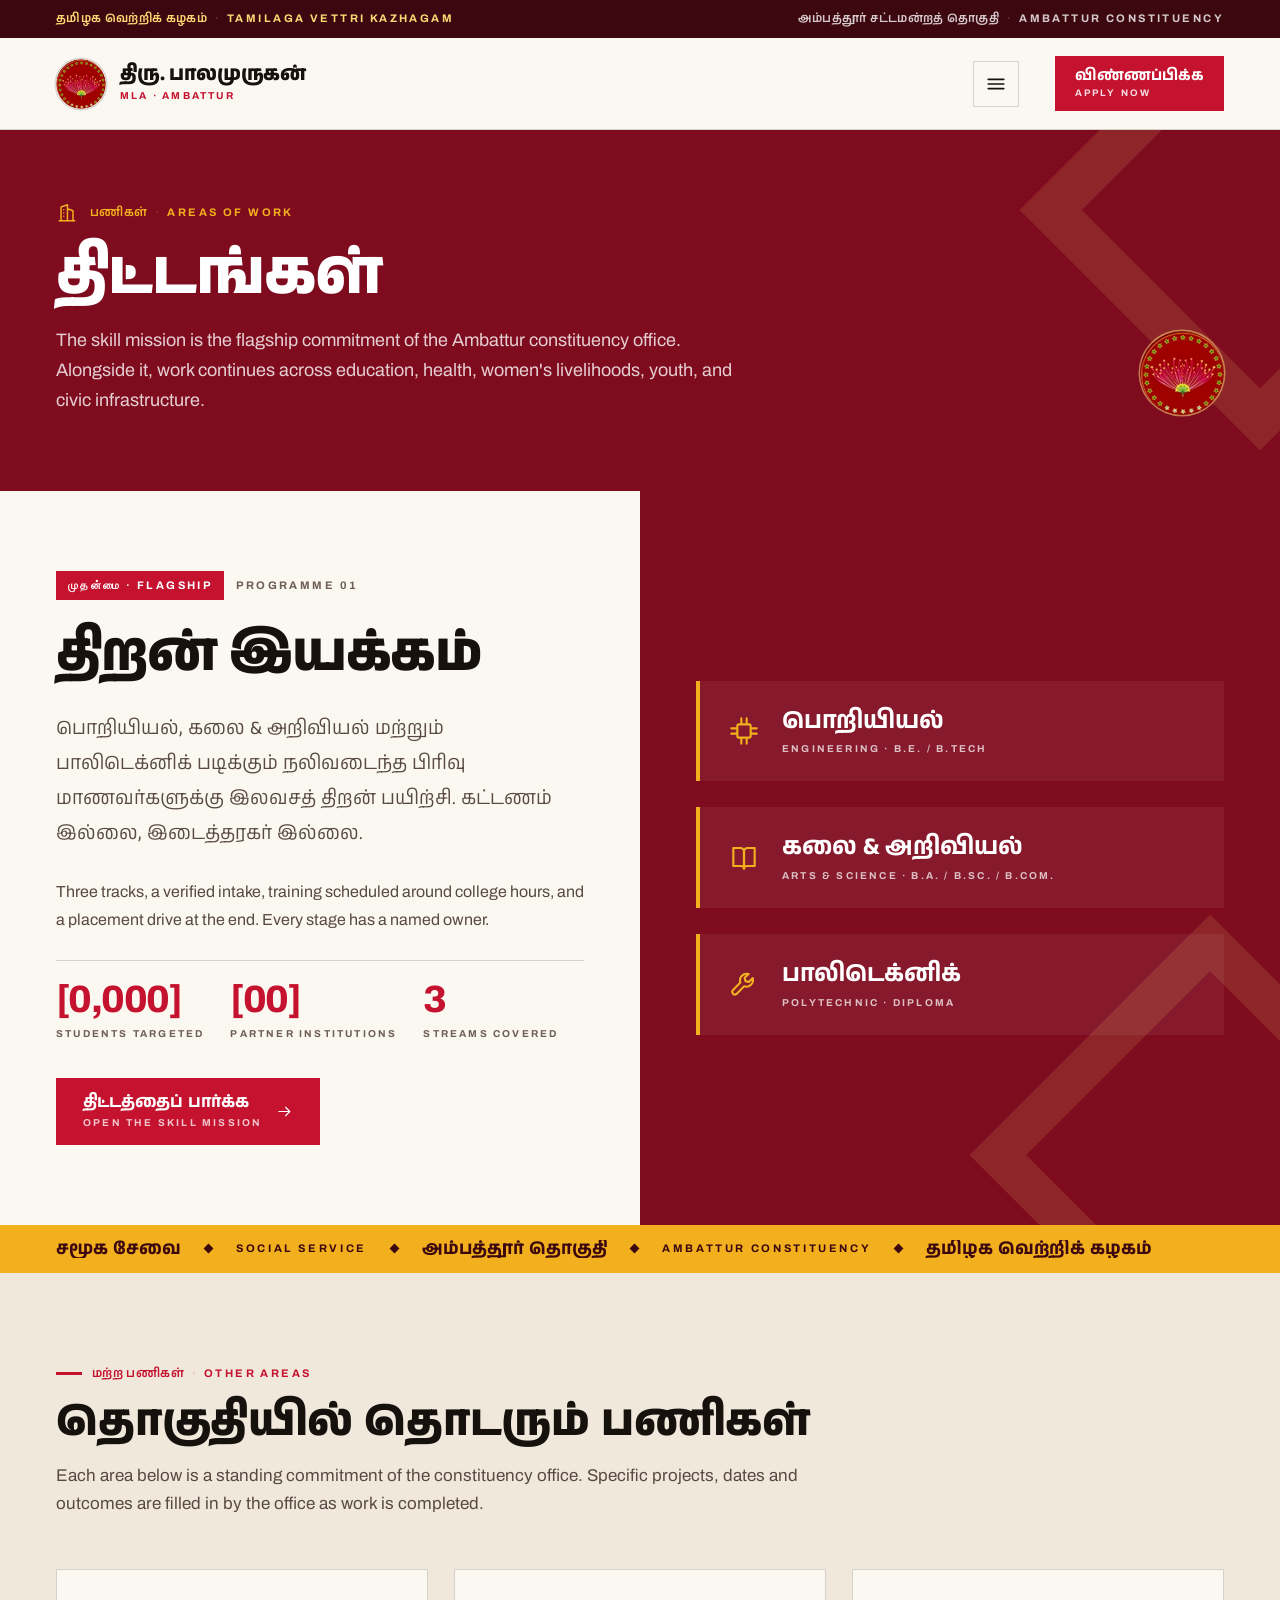
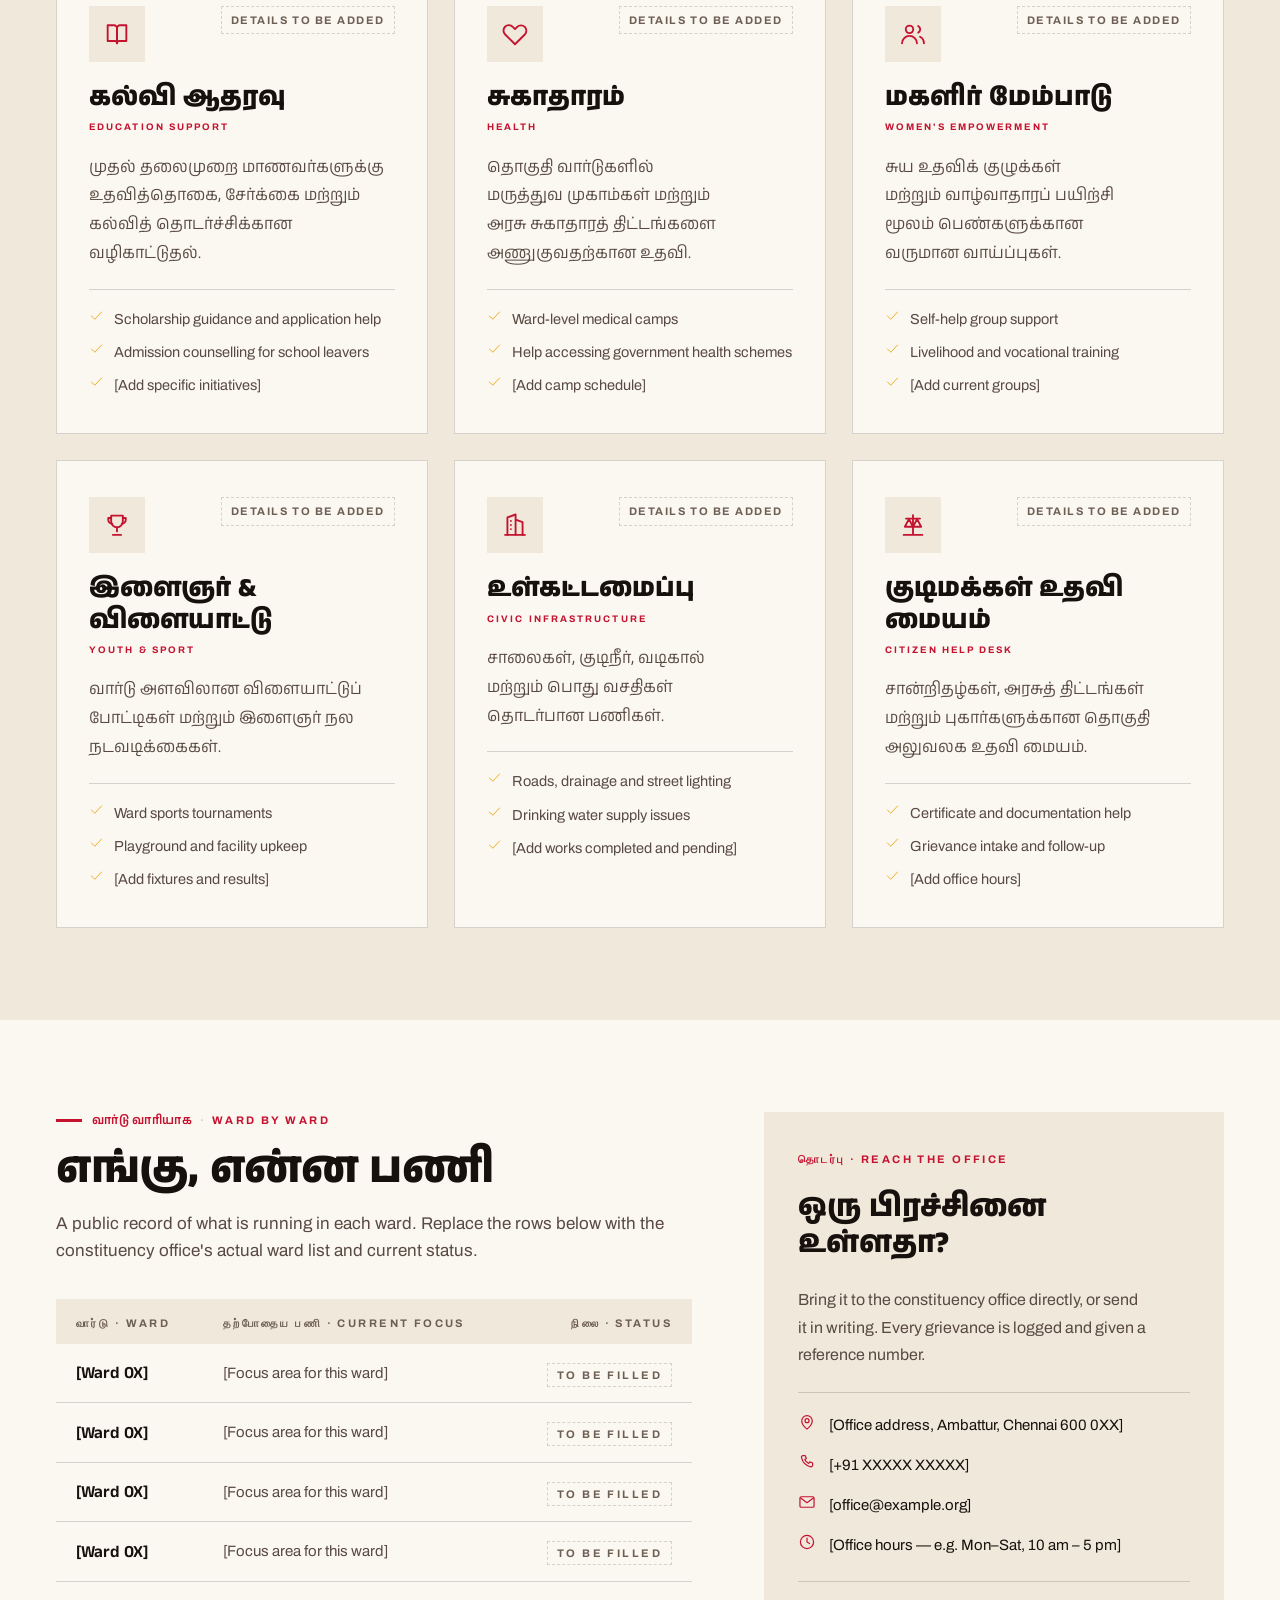
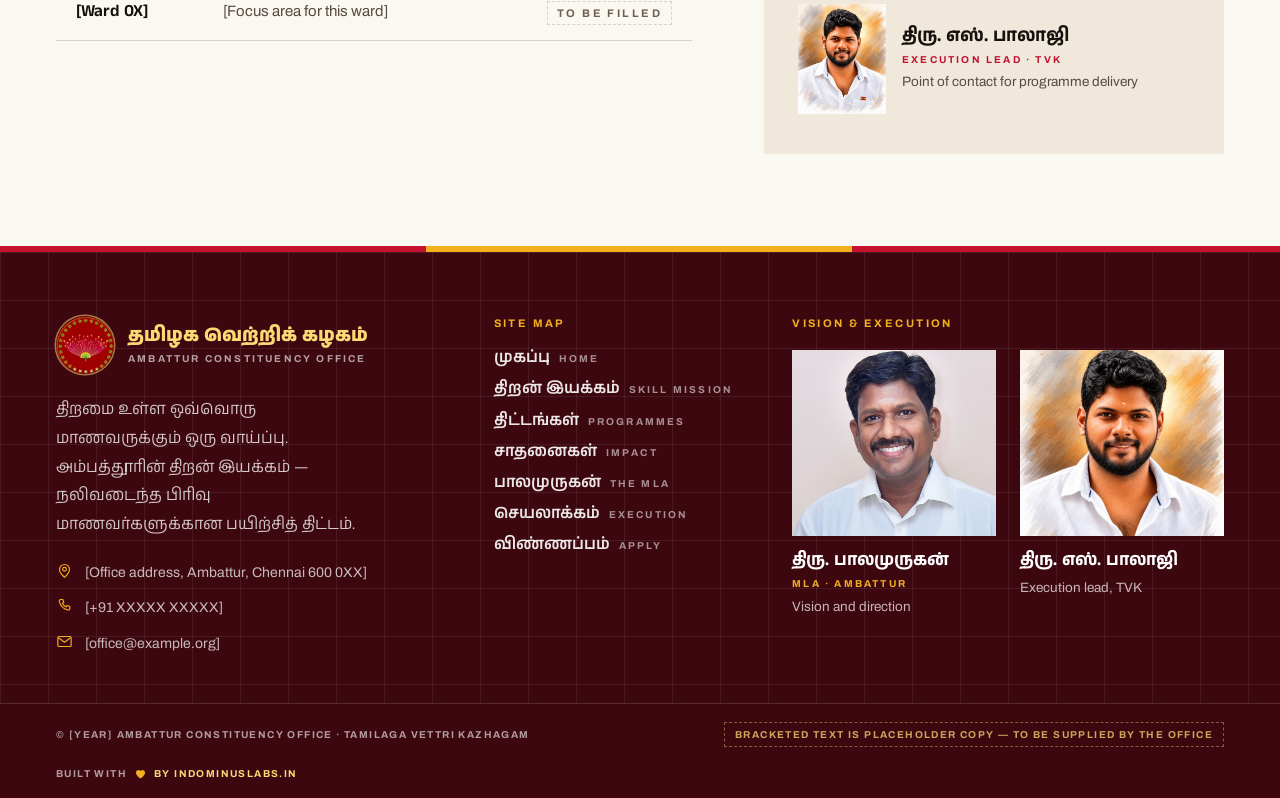
<file: programmes.html>
<!doctype html>
<html lang="ta">
<head>
<meta charset="utf-8">
<meta name="viewport" content="width=device-width, initial-scale=1">
<title>திட்டங்கள் · Programmes</title>
<meta name="description" content="Skill training, education support, health, women's livelihoods, youth and civic infrastructure across Ambattur constituency.">
<meta name="theme-color" content="#7E0B1E">
<meta property="og:title" content="திட்டங்கள் · Programmes">
<meta property="og:description" content="Skill training, education support, health, women's livelihoods, youth and civic infrastructure across Ambattur constituency.">
<meta property="og:image" content="vijay.jpg">
<meta property="og:type" content="website">
<link rel="icon" href="tvk-logo.png">
<link rel="preconnect" href="https://fonts.googleapis.com">
<link rel="preconnect" href="https://fonts.gstatic.com" crossorigin>
<link rel="stylesheet" href="https://fonts.googleapis.com/css2?family=Anek+Tamil:wdth,wght@75..125,100..800&amp;family=Archivo:wdth,wght@62..125,100..900&amp;display=swap">
<link rel="stylesheet" href="styles.css">
<style>
:root{
      --ink:#17110E; --ink2:#584A42; --ink3:#6E5F55;
      --paper:#FBF7F1; --paper2:#F1E8DC; --paper3:#E6D9C8;
      --red:#C4122F; --deep:#7E0B1E; --night:#3D0710;
      --gold:#F2B01E; --gold2:#FFD873;
      --rule:rgba(23,17,14,.16);
      --ta:'Anek Tamil','Nirmala UI','Latha',sans-serif;
      --la:'Archivo','Helvetica Neue',Helvetica,sans-serif;
    }
    *{box-sizing:border-box}
    body{margin:0;background:var(--paper);color:var(--ink);font-family:var(--la);-webkit-font-smoothing:antialiased;text-wrap:pretty}
    a{color:var(--red);text-decoration:none}
    a:hover{color:var(--deep)}
    h1,h2,h3,h4,p,ul,ol,figure{margin:0}
    ul{padding:0;list-style:none}
    img{display:block;max-width:100%}
    .ta{font-family:var(--ta)}
    .kick{font:700 11px/1.3 var(--la);letter-spacing:.22em;text-transform:uppercase}
    .kick-ta{font:600 12px/1.45 var(--ta);letter-spacing:.03em;text-transform:none}
    .credit:hover .cname{color:#fff !important}
    .credit:hover .cheart{transform:scale(1.14)}
    .cheart{transition:transform .18s ease}
    .dots{background-image:radial-gradient(rgba(255,255,255,.20) 1px,transparent 1px);background-size:10px 10px}
    .dotsd{background-image:radial-gradient(rgba(23,17,14,.12) 1px,transparent 1px);background-size:10px 10px}
    .grid-l{background-image:linear-gradient(rgba(255,255,255,.07) 1px,transparent 1px),linear-gradient(90deg,rgba(255,255,255,.07) 1px,transparent 1px);background-size:48px 48px}
</style>
</head>
<body>
<div class="page">

<header>
  <div class="dots sec" style="display:flex;align-items:center;justify-content:space-between;height:38px;padding:0 56px;background:var(--night)">
    <span style="display:inline-flex;flex-wrap:wrap;align-items:baseline;gap:8px"><span class="kick-ta" style="font-size:12px;color:var(--gold2)">தமிழக வெற்றிக் கழகம்</span><span style="color:var(--gold2);opacity:.45;font-size:11px">·</span><span class="kick" style="font-size:11px;color:var(--gold2)">Tamilaga Vettri Kazhagam</span></span>
    <span style="display:inline-flex;flex-wrap:wrap;align-items:baseline;gap:8px"><span class="kick-ta" style="font-size:12px;color:rgba(255,255,255,.78)">அம்பத்தூர் சட்டமன்றத் தொகுதி</span><span style="color:rgba(255,255,255,.78);opacity:.45;font-size:11px">·</span><span class="kick" style="font-size:11px;color:rgba(255,255,255,.78)">Ambattur Constituency</span></span>
  </div>
  <div style="display:flex;align-items:center;justify-content:space-between;gap:36px;height:92px;padding:0 56px;background:var(--paper);border-bottom:1px solid var(--rule)" class="sec hdrow">
    <a href="index.html" style="display:flex;align-items:center;gap:14px;text-decoration:none">
      <img src="tvk-logo.png" alt="Tamilaga Vettri Kazhagam" style="width:50px;height:50px;flex:none;border-radius:50%;object-fit:cover;box-shadow:0 0 0 1.5px rgba(23,17,14,.14)">
      <span style="display:flex;flex-direction:column;gap:4px">
        <span class="ta" style="font:800 20px/1 var(--ta);color:var(--ink);letter-spacing:-.01em">திரு. பாலமுருகன்</span>
        <span class="kick" style="color:var(--red);font-size:10px">MLA · Ambattur</span>
      </span>
    </a>
    <input type="checkbox" id="navtoggle" class="navtoggle" aria-hidden="true">
    <label for="navtoggle" class="navbtn"><span class="sr">Menu</span><svg viewBox="0 0 24 24" width="22" height="22" fill="none" stroke="currentColor" stroke-width="1.8" stroke-linecap="round" aria-hidden="true"><path d="M3.5 7h17M3.5 12h17M3.5 17h17"></path></svg></label>
    <nav class="mainnav" style="display:flex;align-items:center;gap:26px">
      <a href="index.html" style="display:flex;flex-direction:column;gap:4px;text-decoration:none;padding-bottom:6px;border-bottom:2px solid transparent">
        <span class="ta" style="font:600 15px/1 var(--ta);color:var(--ink)">முகப்பு</span>
        <span class="kick" style="font-size:9.5px;color:var(--ink3)">Home</span>
      </a>
      <a href="skill-mission.html" style="display:flex;flex-direction:column;gap:4px;text-decoration:none;padding-bottom:6px;border-bottom:2px solid transparent">
        <span class="ta" style="font:600 15px/1 var(--ta);color:var(--ink)">திறன் இயக்கம்</span>
        <span class="kick" style="font-size:9.5px;color:var(--ink3)">Skill Mission</span>
      </a>
      <a href="programmes.html" style="display:flex;flex-direction:column;gap:4px;text-decoration:none;padding-bottom:6px;border-bottom:2px solid var(--red)">
        <span class="ta" style="font:700 15px/1 var(--ta);color:var(--red)">திட்டங்கள்</span>
        <span class="kick" style="font-size:9.5px;color:var(--red)">Programmes</span>
      </a>
      <a href="impact.html" style="display:flex;flex-direction:column;gap:4px;text-decoration:none;padding-bottom:6px;border-bottom:2px solid transparent">
        <span class="ta" style="font:600 15px/1 var(--ta);color:var(--ink)">சாதனைகள்</span>
        <span class="kick" style="font-size:9.5px;color:var(--ink3)">Impact</span>
      </a>
      <a href="balamurugan.html" style="display:flex;flex-direction:column;gap:4px;text-decoration:none;padding-bottom:6px;border-bottom:2px solid transparent">
        <span class="ta" style="font:600 15px/1 var(--ta);color:var(--ink)">பாலமுருகன்</span>
        <span class="kick" style="font-size:9.5px;color:var(--ink3)">The MLA</span>
      </a>
      <a href="balaji.html" style="display:flex;flex-direction:column;gap:4px;text-decoration:none;padding-bottom:6px;border-bottom:2px solid transparent">
        <span class="ta" style="font:600 15px/1 var(--ta);color:var(--ink)">செயலாக்கம்</span>
        <span class="kick" style="font-size:9.5px;color:var(--ink3)">Execution</span>
      </a>
    </nav>
    <a href="apply.html" style="display:flex;flex-direction:column;gap:4px;background:var(--red);color:#fff;padding:12px 20px;text-decoration:none">
      <span class="ta" style="font:700 15px/1 var(--ta)">விண்ணப்பிக்க</span>
      <span class="kick" style="font-size:9.5px;opacity:.85">Apply now</span>
    </a>
  </div>
</header>
<section class="dots sec" style="background:var(--deep);color:#fff;padding:72px 56px 76px;position:relative;overflow:hidden">
  <span style="position:absolute;right:-150px;top:-90px;width:340px;height:340px;border:44px solid rgba(255,216,115,.12);transform:rotate(45deg)"></span>
  <div style="position:relative;display:flex;align-items:flex-end;justify-content:space-between;gap:48px">
    <div style="max-width:820px" class="fw">
      <div style="display:flex;align-items:center;gap:12px">
        <span style="display:inline-flex;width:22px;height:22px;color:var(--gold);flex:none"><svg viewBox="0 0 24 24" width="100%" height="100%" fill="none" stroke="currentColor" stroke-width="1.6" stroke-linecap="round" stroke-linejoin="round" aria-hidden="true"><path d="M3.5 20.5h17"></path><path d="M5.5 20.5V5.5l7-2.5v17.5M18.5 20.5V9.5l-6-2.2"></path><path d="M8.5 8.5h.01M8.5 12h.01M8.5 15.5h.01"></path></svg></span>
        <span style="display:inline-flex;flex-wrap:wrap;align-items:baseline;gap:8px"><span class="kick-ta" style="font-size:12px;color:var(--gold)">பணிகள்</span><span style="color:var(--gold);opacity:.45;font-size:11px">·</span><span class="kick" style="font-size:11px;color:var(--gold)">Areas of work</span></span>
      </div>
      <h1 class="ta" style="font:800 62px/1.1 var(--ta);margin-top:18px;letter-spacing:-.015em">திட்டங்கள்</h1>
      <p style="font:400 18px/1.65 var(--la);color:rgba(255,255,255,.8);margin-top:16px;max-width:680px" class="fw">The skill mission is the flagship commitment of the Ambattur constituency office. Alongside it, work continues across education, health, women's livelihoods, youth, and civic infrastructure.</p>
    </div>
    <img src="tvk-logo.png" alt="Tamilaga Vettri Kazhagam" style="width:84px;height:84px;flex:none;border-radius:50%;object-fit:cover;box-shadow:0 0 0 1.5px rgba(255,216,115,.55)">
  </div>
</section>

<!-- ============ FLAGSHIP ============ -->
<section style="background:var(--paper)">
  <div style="display:grid;grid-template-columns:1fr 1fr" class="g2">
    <div style="padding:80px 56px;display:flex;flex-direction:column;gap:26px;justify-content:center" class="sec">
      <div style="display:flex;align-items:center;gap:12px">
        <span style="background:var(--red);color:#fff;padding:7px 12px" class="kick">முதன்மை · FLAGSHIP</span>
        <span class="kick" style="color:var(--ink3)">Programme 01</span>
      </div>
      <h2 class="ta" style="font:800 54px/1.1 var(--ta);color:var(--ink);letter-spacing:-.02em">திறன் இயக்கம்</h2>
      <p class="ta fw" style="font:400 19px/1.85 var(--ta);color:var(--ink2);max-width:540px">பொறியியல், கலை &amp; அறிவியல் மற்றும் பாலிடெக்னிக் படிக்கும் நலிவடைந்த பிரிவு மாணவர்களுக்கு இலவசத் திறன் பயிற்சி. கட்டணம் இல்லை, இடைத்தரகர் இல்லை.</p>
      <p style="font:400 16px/1.75 var(--la);color:var(--ink2);max-width:540px" class="fw">Three tracks, a verified intake, training scheduled around college hours, and a placement drive at the end. Every stage has a named owner.</p>
      <div style="display:flex;gap:26px;flex-wrap:wrap;padding-top:20px;border-top:1px solid var(--rule)">
        <div><span style="font:800 38px/1 var(--la);color:var(--red);letter-spacing:-.04em;display:block">[0,000]</span><span class="kick" style="color:var(--ink3);font-size:10px;display:block;margin-top:8px">Students targeted</span></div><div><span style="font:800 38px/1 var(--la);color:var(--red);letter-spacing:-.04em;display:block">[00]</span><span class="kick" style="color:var(--ink3);font-size:10px;display:block;margin-top:8px">Partner institutions</span></div><div><span style="font:800 38px/1 var(--la);color:var(--red);letter-spacing:-.04em;display:block">3</span><span class="kick" style="color:var(--ink3);font-size:10px;display:block;margin-top:8px">Streams covered</span></div>
      </div>
      <div style="display:flex;gap:14px;margin-top:12px">
        <a href="skill-mission.html" style="background:var(--red);color:#fff;border:1.5px solid var(--red);display:inline-flex;align-items:center;gap:14px;padding:15px 26px;text-decoration:none">
    <span style="display:flex;flex-direction:column;gap:5px">
      <span class="ta" style="font:700 17px/1 var(--ta)">திட்டத்தைப் பார்க்க</span>
      <span class="kick" style="opacity:.75;font-size:10px">Open the skill mission</span>
    </span>
    <span style="display:flex;width:17px;flex:none"><svg viewBox="0 0 24 24" width="100%" height="100%" fill="none" stroke="currentColor" stroke-width="1.6" stroke-linecap="round" stroke-linejoin="round" aria-hidden="true"><path d="M4 12h15.5M13.5 6l6 6-6 6"></path></svg></span>
  </a>
      </div>
    </div>
    <div class="dots sec" style="background:var(--deep);padding:80px 56px;display:flex;flex-direction:column;gap:26px;justify-content:center;position:relative;overflow:hidden">
      <span style="position:absolute;right:-100px;bottom:-100px;width:340px;height:340px;border:40px solid rgba(255,216,115,.12);transform:rotate(45deg)"></span>
      <div style="position:relative;display:flex;align-items:center;gap:22px;background:rgba(255,255,255,.06);padding:26px 28px;border-left:4px solid var(--gold)">
        <span style="display:inline-flex;width:32px;height:32px;color:var(--gold);flex:none"><svg viewBox="0 0 24 24" width="100%" height="100%" fill="none" stroke="currentColor" stroke-width="1.6" stroke-linecap="round" stroke-linejoin="round" aria-hidden="true"><rect x="7" y="7" width="10" height="10" rx="1.2"></rect><path d="M10 2.5v4M14 2.5v4M10 17.5v4M14 17.5v4M2.5 10h4M2.5 14h4M17.5 10h4M17.5 14h4"></path></svg></span>
        <span style="display:flex;flex-direction:column;gap:7px">
          <span class="ta" style="font:700 24px/1.2 var(--ta);color:#fff">பொறியியல்</span>
          <span class="kick" style="color:rgba(255,255,255,.72);font-size:10px">Engineering · B.E. / B.Tech</span>
        </span>
      </div><div style="position:relative;display:flex;align-items:center;gap:22px;background:rgba(255,255,255,.06);padding:26px 28px;border-left:4px solid var(--gold)">
        <span style="display:inline-flex;width:32px;height:32px;color:var(--gold);flex:none"><svg viewBox="0 0 24 24" width="100%" height="100%" fill="none" stroke="currentColor" stroke-width="1.6" stroke-linecap="round" stroke-linejoin="round" aria-hidden="true"><path d="M4 4.5h5.5A2.5 2.5 0 0 1 12 7v13a2 2 0 0 0-2-2H4V4.5Z"></path><path d="M20 4.5h-5.5A2.5 2.5 0 0 0 12 7v13a2 2 0 0 1 2-2h6V4.5Z"></path></svg></span>
        <span style="display:flex;flex-direction:column;gap:7px">
          <span class="ta" style="font:700 24px/1.2 var(--ta);color:#fff">கலை &amp; அறிவியல்</span>
          <span class="kick" style="color:rgba(255,255,255,.72);font-size:10px">Arts &amp; Science · B.A. / B.Sc. / B.Com.</span>
        </span>
      </div><div style="position:relative;display:flex;align-items:center;gap:22px;background:rgba(255,255,255,.06);padding:26px 28px;border-left:4px solid var(--gold)">
        <span style="display:inline-flex;width:32px;height:32px;color:var(--gold);flex:none"><svg viewBox="0 0 24 24" width="100%" height="100%" fill="none" stroke="currentColor" stroke-width="1.6" stroke-linecap="round" stroke-linejoin="round" aria-hidden="true"><path d="M15.5 3.8a5 5 0 0 0-6.2 6.4L3.6 15.9a2 2 0 0 0 2.8 2.8l5.7-5.7a5 5 0 0 0 6.4-6.2l-2.9 2.9-2.5-.6-.6-2.5 2.9-2.8Z"></path></svg></span>
        <span style="display:flex;flex-direction:column;gap:7px">
          <span class="ta" style="font:700 24px/1.2 var(--ta);color:#fff">பாலிடெக்னிக்</span>
          <span class="kick" style="color:rgba(255,255,255,.72);font-size:10px">Polytechnic · Diploma</span>
        </span>
      </div>
    </div>
  </div>
</section>

<div style="background:var(--gold);color:#3D0710;padding:15px 0;overflow:hidden">
    <div style="display:flex;align-items:center;gap:24px;padding:0 56px;white-space:nowrap" class="sec scrollx">
      <span class="ta" style="font:700 18px/1 var(--ta)">சமூக சேவை</span><span style="width:7px;height:7px;background:#3D0710;transform:rotate(45deg);flex:none"></span><span class="kick" style="letter-spacing:.24em">SOCIAL SERVICE</span><span style="width:7px;height:7px;background:#3D0710;transform:rotate(45deg);flex:none"></span><span class="ta" style="font:700 18px/1 var(--ta)">அம்பத்தூர் தொகுதி</span><span style="width:7px;height:7px;background:#3D0710;transform:rotate(45deg);flex:none"></span><span class="kick" style="letter-spacing:.24em">AMBATTUR CONSTITUENCY</span><span style="width:7px;height:7px;background:#3D0710;transform:rotate(45deg);flex:none"></span><span class="ta" style="font:700 18px/1 var(--ta)">தமிழக வெற்றிக் கழகம்</span>
    </div>
  </div>

<!-- ============ OTHER AREAS ============ -->
<section style="background:var(--paper2);padding:92px 56px" class="sec">
  <div style="max-width:780px;" class="fw">
    <div style="display:flex;align-items:center;gap:10px;">
      <span style="width:26px;height:3px;background:var(--red);flex:none"></span>
      <span style="display:inline-flex;flex-wrap:wrap;align-items:baseline;gap:8px"><span class="kick-ta" style="font-size:12px;color:var(--red)">மற்ற பணிகள்</span><span style="color:var(--red);opacity:.45;font-size:11px">·</span><span class="kick" style="font-size:11px;color:var(--red)">Other areas</span></span>
    </div>
    <h2 class="ta" style="font:800 44px/1.14 var(--ta);color:var(--ink);margin-top:16px;letter-spacing:-.01em">தொகுதியில் தொடரும் பணிகள்</h2>
    <p style="font:400 17px/1.62 var(--la);color:var(--ink2);margin-top:14px">Each area below is a standing commitment of the constituency office. Specific projects, dates and outcomes are filled in by the office as work is completed.</p>
  </div>
  <div style="display:grid;grid-template-columns:repeat(3,minmax(0,1fr));gap:26px;margin-top:52px" class="g3">
    <article style="background:var(--paper);border:1px solid var(--rule);padding:36px 32px;display:flex;flex-direction:column;gap:20px">
  <div style="display:flex;align-items:flex-start;justify-content:space-between;gap:20px">
    <span style="width:56px;height:56px;background:var(--paper2);display:flex;align-items:center;justify-content:center;flex:none"><span style="display:inline-flex;width:28px;height:28px;color:var(--red);flex:none"><svg viewBox="0 0 24 24" width="100%" height="100%" fill="none" stroke="currentColor" stroke-width="1.6" stroke-linecap="round" stroke-linejoin="round" aria-hidden="true"><path d="M4 4.5h5.5A2.5 2.5 0 0 1 12 7v13a2 2 0 0 0-2-2H4V4.5Z"></path><path d="M20 4.5h-5.5A2.5 2.5 0 0 0 12 7v13a2 2 0 0 1 2-2h6V4.5Z"></path></svg></span></span>
    <span class="kick" style="color:var(--ink3);border:1px dashed var(--rule);padding:6px 9px;font-size:11px;letter-spacing:.14em">Details to be added</span>
  </div>
  <div>
    <h3 class="ta" style="font:800 26px/1.2 var(--ta);color:var(--ink)">கல்வி ஆதரவு</h3>
    <div class="kick" style="color:var(--red);margin-top:8px;font-size:9.5px">Education support</div>
  </div>
  <p class="ta" style="font:400 16px/1.8 var(--ta);color:var(--ink2)">முதல் தலைமுறை மாணவர்களுக்கு உதவித்தொகை, சேர்க்கை மற்றும் கல்வித் தொடர்ச்சிக்கான வழிகாட்டுதல்.</p>
  <ul style="display:flex;flex-direction:column;gap:10px;padding-top:18px;border-top:1px solid var(--rule)">
    <li style="display:flex;gap:10px;align-items:flex-start"><span style="display:inline-flex;width:15px;height:15px;color:var(--gold);flex:none"><svg viewBox="0 0 24 24" width="100%" height="100%" fill="none" stroke="currentColor" stroke-width="1.6" stroke-linecap="round" stroke-linejoin="round" aria-hidden="true"><path d="M4 12.8 9.2 18 20 6.5"></path></svg></span><span style="font:400 14.5px/1.6 var(--la);color:var(--ink2)">Scholarship guidance and application help</span></li><li style="display:flex;gap:10px;align-items:flex-start"><span style="display:inline-flex;width:15px;height:15px;color:var(--gold);flex:none"><svg viewBox="0 0 24 24" width="100%" height="100%" fill="none" stroke="currentColor" stroke-width="1.6" stroke-linecap="round" stroke-linejoin="round" aria-hidden="true"><path d="M4 12.8 9.2 18 20 6.5"></path></svg></span><span style="font:400 14.5px/1.6 var(--la);color:var(--ink2)">Admission counselling for school leavers</span></li><li style="display:flex;gap:10px;align-items:flex-start"><span style="display:inline-flex;width:15px;height:15px;color:var(--gold);flex:none"><svg viewBox="0 0 24 24" width="100%" height="100%" fill="none" stroke="currentColor" stroke-width="1.6" stroke-linecap="round" stroke-linejoin="round" aria-hidden="true"><path d="M4 12.8 9.2 18 20 6.5"></path></svg></span><span style="font:400 14.5px/1.6 var(--la);color:var(--ink2)">[Add specific initiatives]</span></li>
  </ul>
</article>
    <article style="background:var(--paper);border:1px solid var(--rule);padding:36px 32px;display:flex;flex-direction:column;gap:20px">
  <div style="display:flex;align-items:flex-start;justify-content:space-between;gap:20px">
    <span style="width:56px;height:56px;background:var(--paper2);display:flex;align-items:center;justify-content:center;flex:none"><span style="display:inline-flex;width:28px;height:28px;color:var(--red);flex:none"><svg viewBox="0 0 24 24" width="100%" height="100%" fill="none" stroke="currentColor" stroke-width="1.6" stroke-linecap="round" stroke-linejoin="round" aria-hidden="true"><path d="M20.4 5.9a4.6 4.6 0 0 0-6.5 0L12 7.8l-1.9-1.9a4.6 4.6 0 1 0-6.5 6.5l8.4 8.4 8.4-8.4a4.6 4.6 0 0 0 0-6.5Z"></path></svg></span></span>
    <span class="kick" style="color:var(--ink3);border:1px dashed var(--rule);padding:6px 9px;font-size:11px;letter-spacing:.14em">Details to be added</span>
  </div>
  <div>
    <h3 class="ta" style="font:800 26px/1.2 var(--ta);color:var(--ink)">சுகாதாரம்</h3>
    <div class="kick" style="color:var(--red);margin-top:8px;font-size:9.5px">Health</div>
  </div>
  <p class="ta" style="font:400 16px/1.8 var(--ta);color:var(--ink2)">தொகுதி வார்டுகளில் மருத்துவ முகாம்கள் மற்றும் அரசு சுகாதாரத் திட்டங்களை அணுகுவதற்கான உதவி.</p>
  <ul style="display:flex;flex-direction:column;gap:10px;padding-top:18px;border-top:1px solid var(--rule)">
    <li style="display:flex;gap:10px;align-items:flex-start"><span style="display:inline-flex;width:15px;height:15px;color:var(--gold);flex:none"><svg viewBox="0 0 24 24" width="100%" height="100%" fill="none" stroke="currentColor" stroke-width="1.6" stroke-linecap="round" stroke-linejoin="round" aria-hidden="true"><path d="M4 12.8 9.2 18 20 6.5"></path></svg></span><span style="font:400 14.5px/1.6 var(--la);color:var(--ink2)">Ward-level medical camps</span></li><li style="display:flex;gap:10px;align-items:flex-start"><span style="display:inline-flex;width:15px;height:15px;color:var(--gold);flex:none"><svg viewBox="0 0 24 24" width="100%" height="100%" fill="none" stroke="currentColor" stroke-width="1.6" stroke-linecap="round" stroke-linejoin="round" aria-hidden="true"><path d="M4 12.8 9.2 18 20 6.5"></path></svg></span><span style="font:400 14.5px/1.6 var(--la);color:var(--ink2)">Help accessing government health schemes</span></li><li style="display:flex;gap:10px;align-items:flex-start"><span style="display:inline-flex;width:15px;height:15px;color:var(--gold);flex:none"><svg viewBox="0 0 24 24" width="100%" height="100%" fill="none" stroke="currentColor" stroke-width="1.6" stroke-linecap="round" stroke-linejoin="round" aria-hidden="true"><path d="M4 12.8 9.2 18 20 6.5"></path></svg></span><span style="font:400 14.5px/1.6 var(--la);color:var(--ink2)">[Add camp schedule]</span></li>
  </ul>
</article>
    <article style="background:var(--paper);border:1px solid var(--rule);padding:36px 32px;display:flex;flex-direction:column;gap:20px">
  <div style="display:flex;align-items:flex-start;justify-content:space-between;gap:20px">
    <span style="width:56px;height:56px;background:var(--paper2);display:flex;align-items:center;justify-content:center;flex:none"><span style="display:inline-flex;width:28px;height:28px;color:var(--red);flex:none"><svg viewBox="0 0 24 24" width="100%" height="100%" fill="none" stroke="currentColor" stroke-width="1.6" stroke-linecap="round" stroke-linejoin="round" aria-hidden="true"><circle cx="9" cy="8" r="3.2"></circle><path d="M2.6 20a6.4 6.4 0 0 1 12.8 0"></path><path d="M16.5 5.2a3.2 3.2 0 0 1 0 5.6M18 14.4A6.4 6.4 0 0 1 21.4 20"></path></svg></span></span>
    <span class="kick" style="color:var(--ink3);border:1px dashed var(--rule);padding:6px 9px;font-size:11px;letter-spacing:.14em">Details to be added</span>
  </div>
  <div>
    <h3 class="ta" style="font:800 26px/1.2 var(--ta);color:var(--ink)">மகளிர் மேம்பாடு</h3>
    <div class="kick" style="color:var(--red);margin-top:8px;font-size:9.5px">Women's empowerment</div>
  </div>
  <p class="ta" style="font:400 16px/1.8 var(--ta);color:var(--ink2)">சுய உதவிக் குழுக்கள் மற்றும் வாழ்வாதாரப் பயிற்சி மூலம் பெண்களுக்கான வருமான வாய்ப்புகள்.</p>
  <ul style="display:flex;flex-direction:column;gap:10px;padding-top:18px;border-top:1px solid var(--rule)">
    <li style="display:flex;gap:10px;align-items:flex-start"><span style="display:inline-flex;width:15px;height:15px;color:var(--gold);flex:none"><svg viewBox="0 0 24 24" width="100%" height="100%" fill="none" stroke="currentColor" stroke-width="1.6" stroke-linecap="round" stroke-linejoin="round" aria-hidden="true"><path d="M4 12.8 9.2 18 20 6.5"></path></svg></span><span style="font:400 14.5px/1.6 var(--la);color:var(--ink2)">Self-help group support</span></li><li style="display:flex;gap:10px;align-items:flex-start"><span style="display:inline-flex;width:15px;height:15px;color:var(--gold);flex:none"><svg viewBox="0 0 24 24" width="100%" height="100%" fill="none" stroke="currentColor" stroke-width="1.6" stroke-linecap="round" stroke-linejoin="round" aria-hidden="true"><path d="M4 12.8 9.2 18 20 6.5"></path></svg></span><span style="font:400 14.5px/1.6 var(--la);color:var(--ink2)">Livelihood and vocational training</span></li><li style="display:flex;gap:10px;align-items:flex-start"><span style="display:inline-flex;width:15px;height:15px;color:var(--gold);flex:none"><svg viewBox="0 0 24 24" width="100%" height="100%" fill="none" stroke="currentColor" stroke-width="1.6" stroke-linecap="round" stroke-linejoin="round" aria-hidden="true"><path d="M4 12.8 9.2 18 20 6.5"></path></svg></span><span style="font:400 14.5px/1.6 var(--la);color:var(--ink2)">[Add current groups]</span></li>
  </ul>
</article>
    <article style="background:var(--paper);border:1px solid var(--rule);padding:36px 32px;display:flex;flex-direction:column;gap:20px">
  <div style="display:flex;align-items:flex-start;justify-content:space-between;gap:20px">
    <span style="width:56px;height:56px;background:var(--paper2);display:flex;align-items:center;justify-content:center;flex:none"><span style="display:inline-flex;width:28px;height:28px;color:var(--red);flex:none"><svg viewBox="0 0 24 24" width="100%" height="100%" fill="none" stroke="currentColor" stroke-width="1.6" stroke-linecap="round" stroke-linejoin="round" aria-hidden="true"><path d="M7 4h10v5a5 5 0 0 1-10 0V4Z"></path><path d="M7 6H4.5v1.5A3.5 3.5 0 0 0 8 11M17 6h2.5v1.5A3.5 3.5 0 0 1 16 11"></path><path d="M12 14v3.5M8.5 20.5h7"></path></svg></span></span>
    <span class="kick" style="color:var(--ink3);border:1px dashed var(--rule);padding:6px 9px;font-size:11px;letter-spacing:.14em">Details to be added</span>
  </div>
  <div>
    <h3 class="ta" style="font:800 26px/1.2 var(--ta);color:var(--ink)">இளைஞர் &amp; விளையாட்டு</h3>
    <div class="kick" style="color:var(--red);margin-top:8px;font-size:9.5px">Youth &amp; sport</div>
  </div>
  <p class="ta" style="font:400 16px/1.8 var(--ta);color:var(--ink2)">வார்டு அளவிலான விளையாட்டுப் போட்டிகள் மற்றும் இளைஞர் நல நடவடிக்கைகள்.</p>
  <ul style="display:flex;flex-direction:column;gap:10px;padding-top:18px;border-top:1px solid var(--rule)">
    <li style="display:flex;gap:10px;align-items:flex-start"><span style="display:inline-flex;width:15px;height:15px;color:var(--gold);flex:none"><svg viewBox="0 0 24 24" width="100%" height="100%" fill="none" stroke="currentColor" stroke-width="1.6" stroke-linecap="round" stroke-linejoin="round" aria-hidden="true"><path d="M4 12.8 9.2 18 20 6.5"></path></svg></span><span style="font:400 14.5px/1.6 var(--la);color:var(--ink2)">Ward sports tournaments</span></li><li style="display:flex;gap:10px;align-items:flex-start"><span style="display:inline-flex;width:15px;height:15px;color:var(--gold);flex:none"><svg viewBox="0 0 24 24" width="100%" height="100%" fill="none" stroke="currentColor" stroke-width="1.6" stroke-linecap="round" stroke-linejoin="round" aria-hidden="true"><path d="M4 12.8 9.2 18 20 6.5"></path></svg></span><span style="font:400 14.5px/1.6 var(--la);color:var(--ink2)">Playground and facility upkeep</span></li><li style="display:flex;gap:10px;align-items:flex-start"><span style="display:inline-flex;width:15px;height:15px;color:var(--gold);flex:none"><svg viewBox="0 0 24 24" width="100%" height="100%" fill="none" stroke="currentColor" stroke-width="1.6" stroke-linecap="round" stroke-linejoin="round" aria-hidden="true"><path d="M4 12.8 9.2 18 20 6.5"></path></svg></span><span style="font:400 14.5px/1.6 var(--la);color:var(--ink2)">[Add fixtures and results]</span></li>
  </ul>
</article>
    <article style="background:var(--paper);border:1px solid var(--rule);padding:36px 32px;display:flex;flex-direction:column;gap:20px">
  <div style="display:flex;align-items:flex-start;justify-content:space-between;gap:20px">
    <span style="width:56px;height:56px;background:var(--paper2);display:flex;align-items:center;justify-content:center;flex:none"><span style="display:inline-flex;width:28px;height:28px;color:var(--red);flex:none"><svg viewBox="0 0 24 24" width="100%" height="100%" fill="none" stroke="currentColor" stroke-width="1.6" stroke-linecap="round" stroke-linejoin="round" aria-hidden="true"><path d="M3.5 20.5h17"></path><path d="M5.5 20.5V5.5l7-2.5v17.5M18.5 20.5V9.5l-6-2.2"></path><path d="M8.5 8.5h.01M8.5 12h.01M8.5 15.5h.01"></path></svg></span></span>
    <span class="kick" style="color:var(--ink3);border:1px dashed var(--rule);padding:6px 9px;font-size:11px;letter-spacing:.14em">Details to be added</span>
  </div>
  <div>
    <h3 class="ta" style="font:800 26px/1.2 var(--ta);color:var(--ink)">உள்கட்டமைப்பு</h3>
    <div class="kick" style="color:var(--red);margin-top:8px;font-size:9.5px">Civic infrastructure</div>
  </div>
  <p class="ta" style="font:400 16px/1.8 var(--ta);color:var(--ink2)">சாலைகள், குடிநீர், வடிகால் மற்றும் பொது வசதிகள் தொடர்பான பணிகள்.</p>
  <ul style="display:flex;flex-direction:column;gap:10px;padding-top:18px;border-top:1px solid var(--rule)">
    <li style="display:flex;gap:10px;align-items:flex-start"><span style="display:inline-flex;width:15px;height:15px;color:var(--gold);flex:none"><svg viewBox="0 0 24 24" width="100%" height="100%" fill="none" stroke="currentColor" stroke-width="1.6" stroke-linecap="round" stroke-linejoin="round" aria-hidden="true"><path d="M4 12.8 9.2 18 20 6.5"></path></svg></span><span style="font:400 14.5px/1.6 var(--la);color:var(--ink2)">Roads, drainage and street lighting</span></li><li style="display:flex;gap:10px;align-items:flex-start"><span style="display:inline-flex;width:15px;height:15px;color:var(--gold);flex:none"><svg viewBox="0 0 24 24" width="100%" height="100%" fill="none" stroke="currentColor" stroke-width="1.6" stroke-linecap="round" stroke-linejoin="round" aria-hidden="true"><path d="M4 12.8 9.2 18 20 6.5"></path></svg></span><span style="font:400 14.5px/1.6 var(--la);color:var(--ink2)">Drinking water supply issues</span></li><li style="display:flex;gap:10px;align-items:flex-start"><span style="display:inline-flex;width:15px;height:15px;color:var(--gold);flex:none"><svg viewBox="0 0 24 24" width="100%" height="100%" fill="none" stroke="currentColor" stroke-width="1.6" stroke-linecap="round" stroke-linejoin="round" aria-hidden="true"><path d="M4 12.8 9.2 18 20 6.5"></path></svg></span><span style="font:400 14.5px/1.6 var(--la);color:var(--ink2)">[Add works completed and pending]</span></li>
  </ul>
</article>
    <article style="background:var(--paper);border:1px solid var(--rule);padding:36px 32px;display:flex;flex-direction:column;gap:20px">
  <div style="display:flex;align-items:flex-start;justify-content:space-between;gap:20px">
    <span style="width:56px;height:56px;background:var(--paper2);display:flex;align-items:center;justify-content:center;flex:none"><span style="display:inline-flex;width:28px;height:28px;color:var(--red);flex:none"><svg viewBox="0 0 24 24" width="100%" height="100%" fill="none" stroke="currentColor" stroke-width="1.6" stroke-linecap="round" stroke-linejoin="round" aria-hidden="true"><path d="M12 3.5v17M6 6.5h12M4 20.5h16"></path><path d="m8.5 7-3.5 6.5h7L8.5 7ZM15.5 7 12 13.5h7L15.5 7Z"></path></svg></span></span>
    <span class="kick" style="color:var(--ink3);border:1px dashed var(--rule);padding:6px 9px;font-size:11px;letter-spacing:.14em">Details to be added</span>
  </div>
  <div>
    <h3 class="ta" style="font:800 26px/1.2 var(--ta);color:var(--ink)">குடிமக்கள் உதவி மையம்</h3>
    <div class="kick" style="color:var(--red);margin-top:8px;font-size:9.5px">Citizen help desk</div>
  </div>
  <p class="ta" style="font:400 16px/1.8 var(--ta);color:var(--ink2)">சான்றிதழ்கள், அரசுத் திட்டங்கள் மற்றும் புகார்களுக்கான தொகுதி அலுவலக உதவி மையம்.</p>
  <ul style="display:flex;flex-direction:column;gap:10px;padding-top:18px;border-top:1px solid var(--rule)">
    <li style="display:flex;gap:10px;align-items:flex-start"><span style="display:inline-flex;width:15px;height:15px;color:var(--gold);flex:none"><svg viewBox="0 0 24 24" width="100%" height="100%" fill="none" stroke="currentColor" stroke-width="1.6" stroke-linecap="round" stroke-linejoin="round" aria-hidden="true"><path d="M4 12.8 9.2 18 20 6.5"></path></svg></span><span style="font:400 14.5px/1.6 var(--la);color:var(--ink2)">Certificate and documentation help</span></li><li style="display:flex;gap:10px;align-items:flex-start"><span style="display:inline-flex;width:15px;height:15px;color:var(--gold);flex:none"><svg viewBox="0 0 24 24" width="100%" height="100%" fill="none" stroke="currentColor" stroke-width="1.6" stroke-linecap="round" stroke-linejoin="round" aria-hidden="true"><path d="M4 12.8 9.2 18 20 6.5"></path></svg></span><span style="font:400 14.5px/1.6 var(--la);color:var(--ink2)">Grievance intake and follow-up</span></li><li style="display:flex;gap:10px;align-items:flex-start"><span style="display:inline-flex;width:15px;height:15px;color:var(--gold);flex:none"><svg viewBox="0 0 24 24" width="100%" height="100%" fill="none" stroke="currentColor" stroke-width="1.6" stroke-linecap="round" stroke-linejoin="round" aria-hidden="true"><path d="M4 12.8 9.2 18 20 6.5"></path></svg></span><span style="font:400 14.5px/1.6 var(--la);color:var(--ink2)">[Add office hours]</span></li>
  </ul>
</article>
  </div>
</section>

<!-- ============ WARD COVERAGE ============ -->
<section style="background:var(--paper);padding:92px 56px" class="sec">
  <div style="display:grid;grid-template-columns:1fr 460px;gap:72px;align-items:start" class="gside">
    <div>
      <div style="max-width:620px;" class="fw">
    <div style="display:flex;align-items:center;gap:10px;">
      <span style="width:26px;height:3px;background:var(--red);flex:none"></span>
      <span style="display:inline-flex;flex-wrap:wrap;align-items:baseline;gap:8px"><span class="kick-ta" style="font-size:12px;color:var(--red)">வார்டு வாரியாக</span><span style="color:var(--red);opacity:.45;font-size:11px">·</span><span class="kick" style="font-size:11px;color:var(--red)">Ward by ward</span></span>
    </div>
    <h2 class="ta" style="font:800 44px/1.14 var(--ta);color:var(--ink);margin-top:16px;letter-spacing:-.01em">எங்கு, என்ன பணி</h2>
    <p style="font:400 17px/1.62 var(--la);color:var(--ink2);margin-top:14px">A public record of what is running in each ward. Replace the rows below with the constituency office's actual ward list and current status.</p>
  </div>
      <table style="width:100%;border-collapse:collapse;margin-top:34px">
        <thead>
          <tr style="background:var(--paper2)">
            <th scope="col" style="padding:14px 20px;text-align:left"><span class="kick" style="color:var(--ink3)">வார்டு · Ward</span></th>
            <th scope="col" style="padding:14px 20px;text-align:left"><span class="kick" style="color:var(--ink3)">தற்போதைய பணி · Current focus</span></th>
            <th scope="col" style="padding:14px 20px;text-align:right"><span class="kick" style="color:var(--ink3)">நிலை · Status</span></th>
          </tr>
        </thead>
        <tbody>
          <tr>
  <td style="padding:18px 20px;border-bottom:1px solid var(--rule)"><span class="ta" style="font:600 17px/1.3 var(--ta);color:var(--ink)">[Ward 0X]</span></td>
  <td style="padding:18px 20px;border-bottom:1px solid var(--rule)"><span style="font:400 15px/1.5 var(--la);color:var(--ink2)">[Focus area for this ward]</span></td>
  <td style="padding:18px 20px;border-bottom:1px solid var(--rule);text-align:right"><span class="kick" style="color:var(--ink3);border:1px dashed var(--rule);padding:5px 9px;font-size:11px">To be filled</span></td>
</tr>
          <tr>
  <td style="padding:18px 20px;border-bottom:1px solid var(--rule)"><span class="ta" style="font:600 17px/1.3 var(--ta);color:var(--ink)">[Ward 0X]</span></td>
  <td style="padding:18px 20px;border-bottom:1px solid var(--rule)"><span style="font:400 15px/1.5 var(--la);color:var(--ink2)">[Focus area for this ward]</span></td>
  <td style="padding:18px 20px;border-bottom:1px solid var(--rule);text-align:right"><span class="kick" style="color:var(--ink3);border:1px dashed var(--rule);padding:5px 9px;font-size:11px">To be filled</span></td>
</tr>
          <tr>
  <td style="padding:18px 20px;border-bottom:1px solid var(--rule)"><span class="ta" style="font:600 17px/1.3 var(--ta);color:var(--ink)">[Ward 0X]</span></td>
  <td style="padding:18px 20px;border-bottom:1px solid var(--rule)"><span style="font:400 15px/1.5 var(--la);color:var(--ink2)">[Focus area for this ward]</span></td>
  <td style="padding:18px 20px;border-bottom:1px solid var(--rule);text-align:right"><span class="kick" style="color:var(--ink3);border:1px dashed var(--rule);padding:5px 9px;font-size:11px">To be filled</span></td>
</tr>
          <tr>
  <td style="padding:18px 20px;border-bottom:1px solid var(--rule)"><span class="ta" style="font:600 17px/1.3 var(--ta);color:var(--ink)">[Ward 0X]</span></td>
  <td style="padding:18px 20px;border-bottom:1px solid var(--rule)"><span style="font:400 15px/1.5 var(--la);color:var(--ink2)">[Focus area for this ward]</span></td>
  <td style="padding:18px 20px;border-bottom:1px solid var(--rule);text-align:right"><span class="kick" style="color:var(--ink3);border:1px dashed var(--rule);padding:5px 9px;font-size:11px">To be filled</span></td>
</tr>
          <tr>
  <td style="padding:18px 20px;border-bottom:1px solid var(--rule)"><span class="ta" style="font:600 17px/1.3 var(--ta);color:var(--ink)">[Ward 0X]</span></td>
  <td style="padding:18px 20px;border-bottom:1px solid var(--rule)"><span style="font:400 15px/1.5 var(--la);color:var(--ink2)">[Focus area for this ward]</span></td>
  <td style="padding:18px 20px;border-bottom:1px solid var(--rule);text-align:right"><span class="kick" style="color:var(--ink3);border:1px dashed var(--rule);padding:5px 9px;font-size:11px">To be filled</span></td>
</tr>
        </tbody>
      </table>
    </div>

    <aside style="background:var(--paper2);padding:40px 34px;display:flex;flex-direction:column;gap:24px">
      <span class="kick" style="color:var(--red)">தொடர்பு · Reach the office</span>
      <h3 class="ta" style="font:800 30px/1.2 var(--ta);color:var(--ink)">ஒரு பிரச்சினை உள்ளதா?</h3>
      <p style="font:400 16px/1.7 var(--la);color:var(--ink2)">Bring it to the constituency office directly, or send it in writing. Every grievance is logged and given a reference number.</p>
      <ul style="display:flex;flex-direction:column;gap:16px;padding-top:20px;border-top:1px solid var(--rule)">
        <li style="display:flex;gap:13px;align-items:flex-start"><span style="display:inline-flex;width:18px;height:18px;color:var(--red);flex:none"><svg viewBox="0 0 24 24" width="100%" height="100%" fill="none" stroke="currentColor" stroke-width="1.6" stroke-linecap="round" stroke-linejoin="round" aria-hidden="true"><path d="M12 21.5s7-6 7-11a7 7 0 1 0-14 0c0 5 7 11 7 11Z"></path><circle cx="12" cy="10.2" r="2.7"></circle></svg></span><span style="font:400 15px/1.6 var(--la);color:var(--ink)">[Office address, Ambattur, Chennai 600 0XX]</span></li><li style="display:flex;gap:13px;align-items:flex-start"><span style="display:inline-flex;width:18px;height:18px;color:var(--red);flex:none"><svg viewBox="0 0 24 24" width="100%" height="100%" fill="none" stroke="currentColor" stroke-width="1.6" stroke-linecap="round" stroke-linejoin="round" aria-hidden="true"><path d="M6.6 3.5h3l1.5 3.8-2.1 1.5a11.5 11.5 0 0 0 5.2 5.2l1.5-2.1 3.8 1.5v3a2 2 0 0 1-2.2 2A16.8 16.8 0 0 1 4.6 5.7a2 2 0 0 1 2-2.2Z"></path></svg></span><span style="font:400 15px/1.6 var(--la);color:var(--ink)">[+91 XXXXX XXXXX]</span></li><li style="display:flex;gap:13px;align-items:flex-start"><span style="display:inline-flex;width:18px;height:18px;color:var(--red);flex:none"><svg viewBox="0 0 24 24" width="100%" height="100%" fill="none" stroke="currentColor" stroke-width="1.6" stroke-linecap="round" stroke-linejoin="round" aria-hidden="true"><rect x="2.6" y="5" width="18.8" height="14" rx="1.8"></rect><path d="m3.5 6.8 8.5 6.2 8.5-6.2"></path></svg></span><span style="font:400 15px/1.6 var(--la);color:var(--ink)">[office@example.org]</span></li><li style="display:flex;gap:13px;align-items:flex-start"><span style="display:inline-flex;width:18px;height:18px;color:var(--red);flex:none"><svg viewBox="0 0 24 24" width="100%" height="100%" fill="none" stroke="currentColor" stroke-width="1.6" stroke-linecap="round" stroke-linejoin="round" aria-hidden="true"><circle cx="12" cy="12" r="8.8"></circle><path d="M12 6.8V12l3.4 2"></path></svg></span><span style="font:400 15px/1.6 var(--la);color:var(--ink)">[Office hours — e.g. Mon–Sat, 10 am – 5 pm]</span></li>
      </ul>
      <div style="display:flex;align-items:center;gap:16px;padding-top:22px;border-top:1px solid var(--rule)">
        <figure style="margin:0;position:relative;width:88px;flex:none">
    
    <div style="position:relative;width:88px;height:110px;overflow:hidden;background:var(--paper2)">
      <img src="balaji.jpg" alt="Thiru S. Balaji" style="width:100%;height:100%;object-fit:cover;object-position:50% 24%;">
    </div>
    
  </figure>
        <span style="display:flex;flex-direction:column;gap:6px">
          <span class="ta" style="font:700 18px/1.2 var(--ta);color:var(--ink)">திரு. எஸ். பாலாஜி</span>
          <span class="kick" style="color:var(--red);font-size:10px">Execution lead · TVK</span>
          <span style="font:400 13.5px/1.5 var(--la);color:var(--ink2)">Point of contact for programme delivery</span>
        </span>
      </div>
    </aside>
  </div>
</section>

<footer style="background:var(--night);color:#fff">
  <div style="height:6px;background:linear-gradient(90deg,var(--red) 0 33.3%,var(--gold) 33.3% 66.6%,var(--red) 66.6%)"></div>
  <div class="grid-l gside sec" style="padding:64px 56px 48px;display:grid;grid-template-columns:1.25fr .8fr 1.4fr;gap:52px">

    <div style="display:flex;flex-direction:column;gap:22px">
      <div style="display:flex;align-items:center;gap:14px">
        <img src="tvk-logo.png" alt="Tamilaga Vettri Kazhagam" style="width:58px;height:58px;flex:none;border-radius:50%;object-fit:cover;box-shadow:0 0 0 1.5px rgba(255,216,115,.55)">
        <span style="display:flex;flex-direction:column;gap:6px">
          <span class="ta" style="font:800 19px/1.15 var(--ta);color:var(--gold2)">தமிழக வெற்றிக் கழகம்</span>
          <span class="kick" style="color:rgba(255,255,255,.62);font-size:10px">Ambattur Constituency Office</span>
        </span>
      </div>
      <p class="ta fw" style="font:400 16px/1.8 var(--ta);color:rgba(255,255,255,.78);max-width:320px">திறமை உள்ள ஒவ்வொரு மாணவருக்கும் ஒரு வாய்ப்பு. அம்பத்தூரின் திறன் இயக்கம் — நலிவடைந்த பிரிவு மாணவர்களுக்கான பயிற்சித் திட்டம்.</p>
      <ul style="display:flex;flex-direction:column;gap:13px">
        <li style="display:flex;gap:12px;align-items:flex-start"><span style="display:inline-flex;width:17px;height:17px;color:var(--gold);flex:none"><svg viewBox="0 0 24 24" width="100%" height="100%" fill="none" stroke="currentColor" stroke-width="1.6" stroke-linecap="round" stroke-linejoin="round" aria-hidden="true"><path d="M12 21.5s7-6 7-11a7 7 0 1 0-14 0c0 5 7 11 7 11Z"></path><circle cx="12" cy="10.2" r="2.7"></circle></svg></span><span style="font:400 14px/1.6 var(--la);color:rgba(255,255,255,.72)">[Office address, Ambattur, Chennai 600 0XX]</span></li><li style="display:flex;gap:12px;align-items:flex-start"><span style="display:inline-flex;width:17px;height:17px;color:var(--gold);flex:none"><svg viewBox="0 0 24 24" width="100%" height="100%" fill="none" stroke="currentColor" stroke-width="1.6" stroke-linecap="round" stroke-linejoin="round" aria-hidden="true"><path d="M6.6 3.5h3l1.5 3.8-2.1 1.5a11.5 11.5 0 0 0 5.2 5.2l1.5-2.1 3.8 1.5v3a2 2 0 0 1-2.2 2A16.8 16.8 0 0 1 4.6 5.7a2 2 0 0 1 2-2.2Z"></path></svg></span><span style="font:400 14px/1.6 var(--la);color:rgba(255,255,255,.72)">[+91 XXXXX XXXXX]</span></li><li style="display:flex;gap:12px;align-items:flex-start"><span style="display:inline-flex;width:17px;height:17px;color:var(--gold);flex:none"><svg viewBox="0 0 24 24" width="100%" height="100%" fill="none" stroke="currentColor" stroke-width="1.6" stroke-linecap="round" stroke-linejoin="round" aria-hidden="true"><rect x="2.6" y="5" width="18.8" height="14" rx="1.8"></rect><path d="m3.5 6.8 8.5 6.2 8.5-6.2"></path></svg></span><span style="font:400 14px/1.6 var(--la);color:rgba(255,255,255,.72)">[office@example.org]</span></li>
      </ul>
    </div>

    <div style="display:flex;flex-direction:column;gap:18px">
      <span class="kick" style="color:var(--gold)">Site map</span>
      <ul style="display:flex;flex-direction:column;gap:12px">
        <li><a href="index.html" style="display:flex;align-items:baseline;gap:9px;text-decoration:none"><span class="ta" style="font:600 16px/1.2 var(--ta);color:rgba(255,255,255,.9)">முகப்பு</span><span class="kick" style="font-size:10px;color:rgba(255,255,255,.55)">Home</span></a></li>
        <li><a href="skill-mission.html" style="display:flex;align-items:baseline;gap:9px;text-decoration:none"><span class="ta" style="font:600 16px/1.2 var(--ta);color:rgba(255,255,255,.9)">திறன் இயக்கம்</span><span class="kick" style="font-size:10px;color:rgba(255,255,255,.55)">Skill Mission</span></a></li>
        <li><a href="programmes.html" style="display:flex;align-items:baseline;gap:9px;text-decoration:none"><span class="ta" style="font:600 16px/1.2 var(--ta);color:rgba(255,255,255,.9)">திட்டங்கள்</span><span class="kick" style="font-size:10px;color:rgba(255,255,255,.55)">Programmes</span></a></li>
        <li><a href="impact.html" style="display:flex;align-items:baseline;gap:9px;text-decoration:none"><span class="ta" style="font:600 16px/1.2 var(--ta);color:rgba(255,255,255,.9)">சாதனைகள்</span><span class="kick" style="font-size:10px;color:rgba(255,255,255,.55)">Impact</span></a></li>
        <li><a href="balamurugan.html" style="display:flex;align-items:baseline;gap:9px;text-decoration:none"><span class="ta" style="font:600 16px/1.2 var(--ta);color:rgba(255,255,255,.9)">பாலமுருகன்</span><span class="kick" style="font-size:10px;color:rgba(255,255,255,.55)">The MLA</span></a></li>
        <li><a href="balaji.html" style="display:flex;align-items:baseline;gap:9px;text-decoration:none"><span class="ta" style="font:600 16px/1.2 var(--ta);color:rgba(255,255,255,.9)">செயலாக்கம்</span><span class="kick" style="font-size:10px;color:rgba(255,255,255,.55)">Execution</span></a></li>
        <li><a href="apply.html" style="display:flex;align-items:baseline;gap:9px;text-decoration:none"><span class="ta" style="font:600 16px/1.2 var(--ta);color:rgba(255,255,255,.9)">விண்ணப்பம்</span><span class="kick" style="font-size:10px;color:rgba(255,255,255,.55)">Apply</span></a></li>
      </ul>
    </div>

    <div style="display:flex;flex-direction:column;gap:20px">
      <span class="kick" style="color:var(--gold)">Vision &amp; execution</span>
      <div class="foot2 g2" style="display:grid;grid-template-columns:1fr 1fr;gap:24px">
        <div style="display:flex;flex-direction:column;gap:14px">
  <div style="width:100%;height:186px;overflow:hidden;background:rgba(255,255,255,.06)"><img src="balamurugan.jpg" alt="Thiru Balamurugan, MLA — Ambattur" style="width:100%;height:100%;object-fit:cover;object-position:50% 22%;"></div>
  <div>
    <div class="ta" style="font:700 17px/1.25 var(--ta);color:#fff">திரு. பாலமுருகன்</div>
    <div class="kick" style="color:var(--gold);margin-top:6px;font-size:10px">MLA · Ambattur</div>
    <div style="font:400 13.5px/1.55 var(--la);color:rgba(255,255,255,.7);margin-top:7px">Vision and direction</div>
  </div>
</div>
        <div style="display:flex;flex-direction:column;gap:14px">
  <div style="width:100%;height:186px;overflow:hidden;background:rgba(255,255,255,.06)"><img src="balaji.jpg" alt="Thiru S. Balaji" style="width:100%;height:100%;object-fit:cover;object-position:50% 24%;"></div>
  <div>
    <div class="ta" style="font:700 17px/1.25 var(--ta);color:#fff">திரு. எஸ். பாலாஜி</div>
    <div class="kick" style="color:var(--gold);margin-top:6px;font-size:10px"></div>
    <div style="font:400 13.5px/1.55 var(--la);color:rgba(255,255,255,.7);margin-top:7px">Execution lead, TVK</div>
  </div>
</div>
      </div>
    </div>
  </div>
  <div style="padding:18px 56px;border-top:1px solid rgba(255,255,255,.14);display:flex;align-items:center;justify-content:space-between;gap:20px;flex-wrap:wrap" class="sec">
    <span class="kick" style="color:rgba(255,255,255,.6);letter-spacing:.14em;font-size:10px">© [YEAR] Ambattur Constituency Office · Tamilaga Vettri Kazhagam</span>
    <span class="kick" style="color:rgba(255,216,115,.75);letter-spacing:.14em;border:1px dashed rgba(255,216,115,.4);padding:5px 10px;font-size:10px">Bracketed text is placeholder copy — to be supplied by the office</span>
    <a class="credit" href="https://indominuslabs.in" target="_blank" rel="noopener noreferrer" style="display:inline-flex;align-items:center;gap:7px;text-decoration:none">
    <span class="kick" style="color:rgba(255,255,255,.6);font-size:10px;letter-spacing:.14em">Built with</span>
    <span class="cheart" style="display:flex;width:13px;height:13px;color:var(--gold);flex:none"><svg viewBox="0 0 24 24" width="100%" height="100%" fill="currentColor" aria-hidden="true"><path d="M12 21s-8.4-5.1-8.4-11A4.8 4.8 0 0 1 12 7.2 4.8 4.8 0 0 1 20.4 10c0 5.9-8.4 11-8.4 11Z"/></svg></span>
    <span class="kick cname" style="color:var(--gold2);font-size:10px;letter-spacing:.14em">by indominuslabs.in</span>
  </a>
  </div>
</footer>

</div>
</body>
</html>
</file>
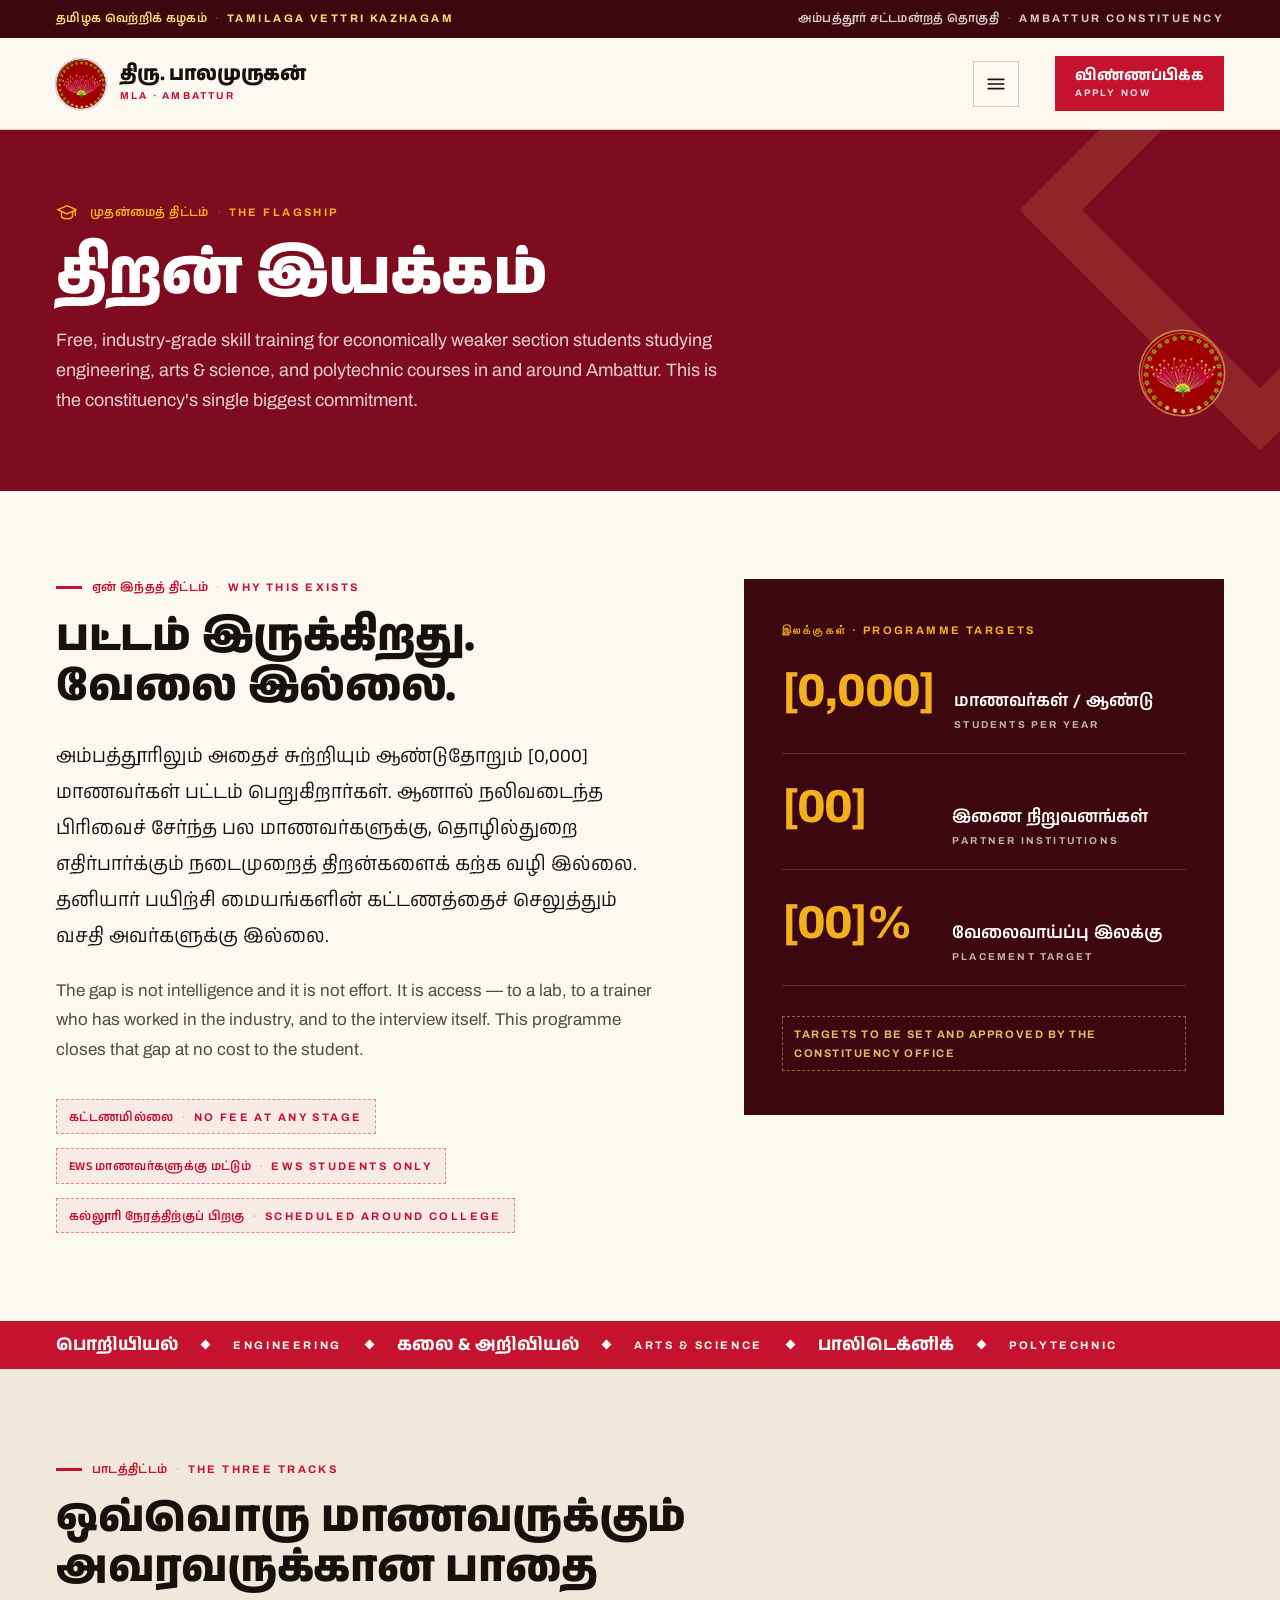
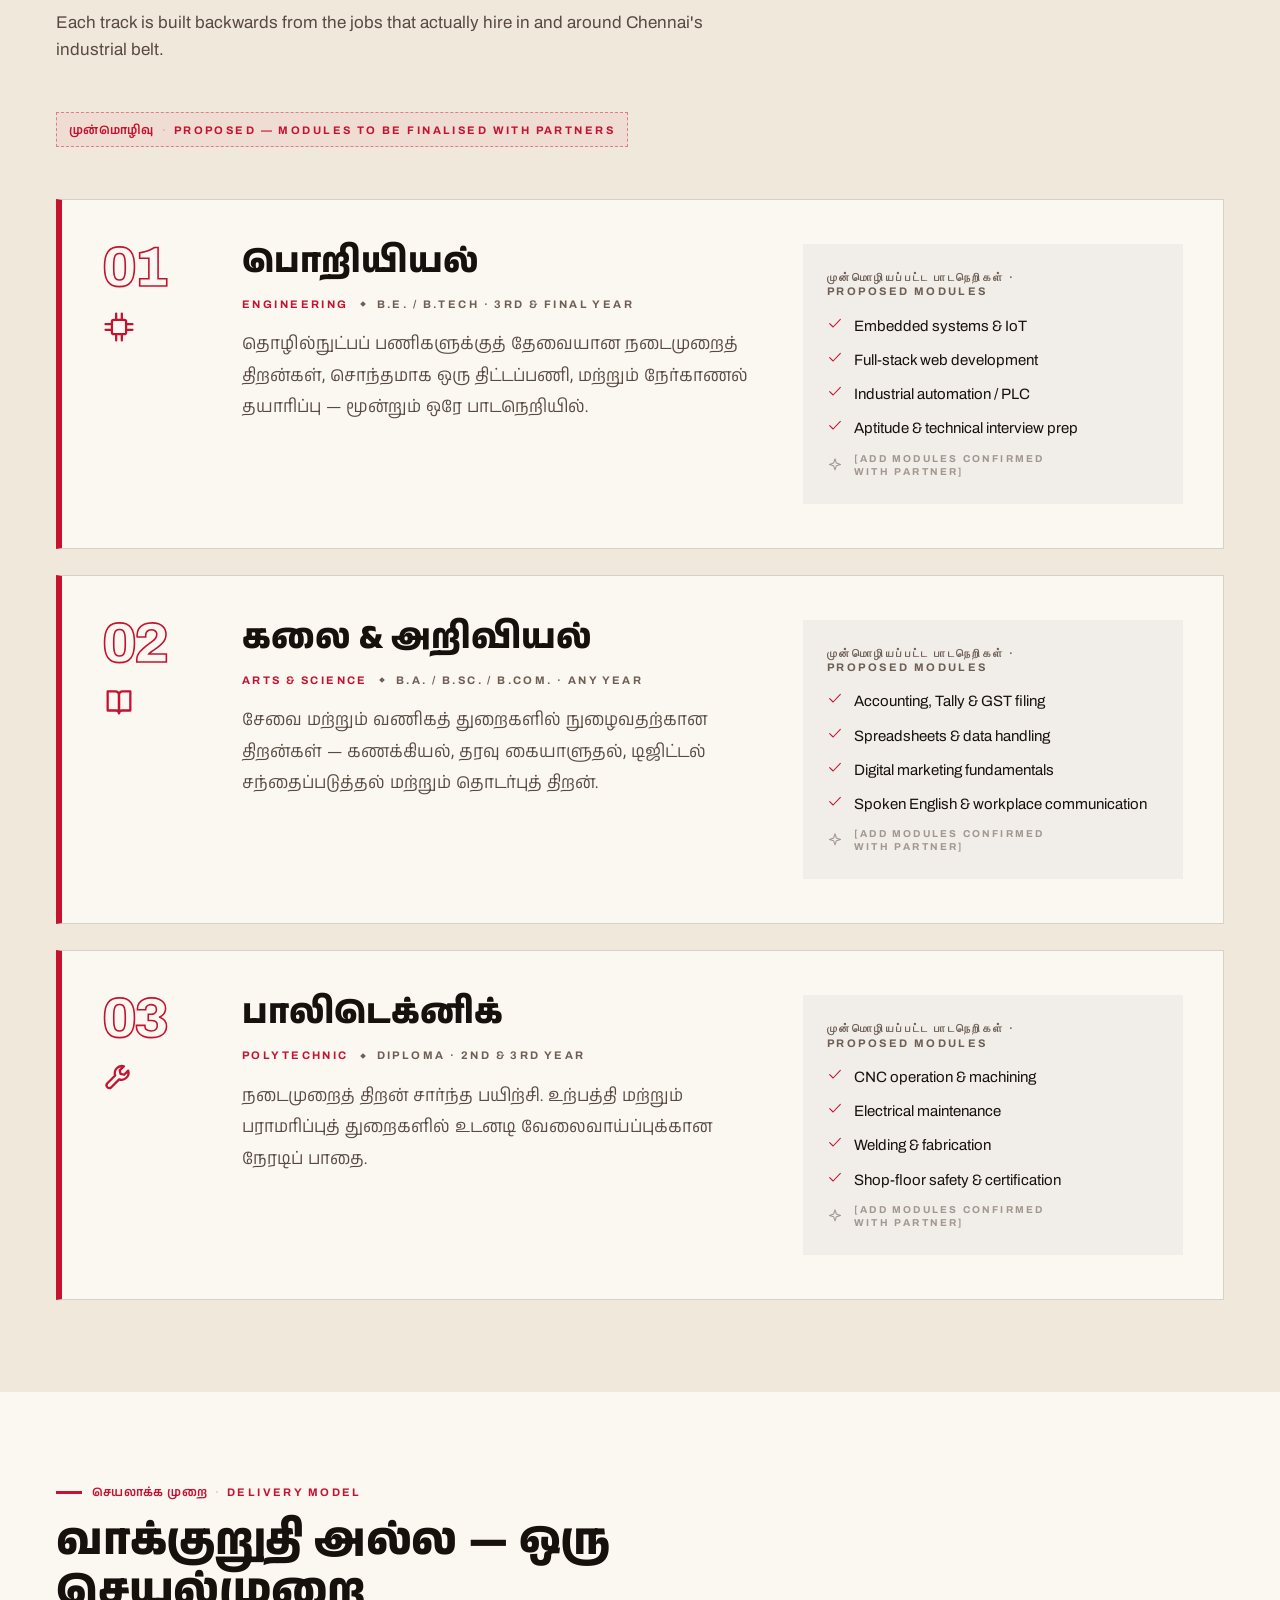
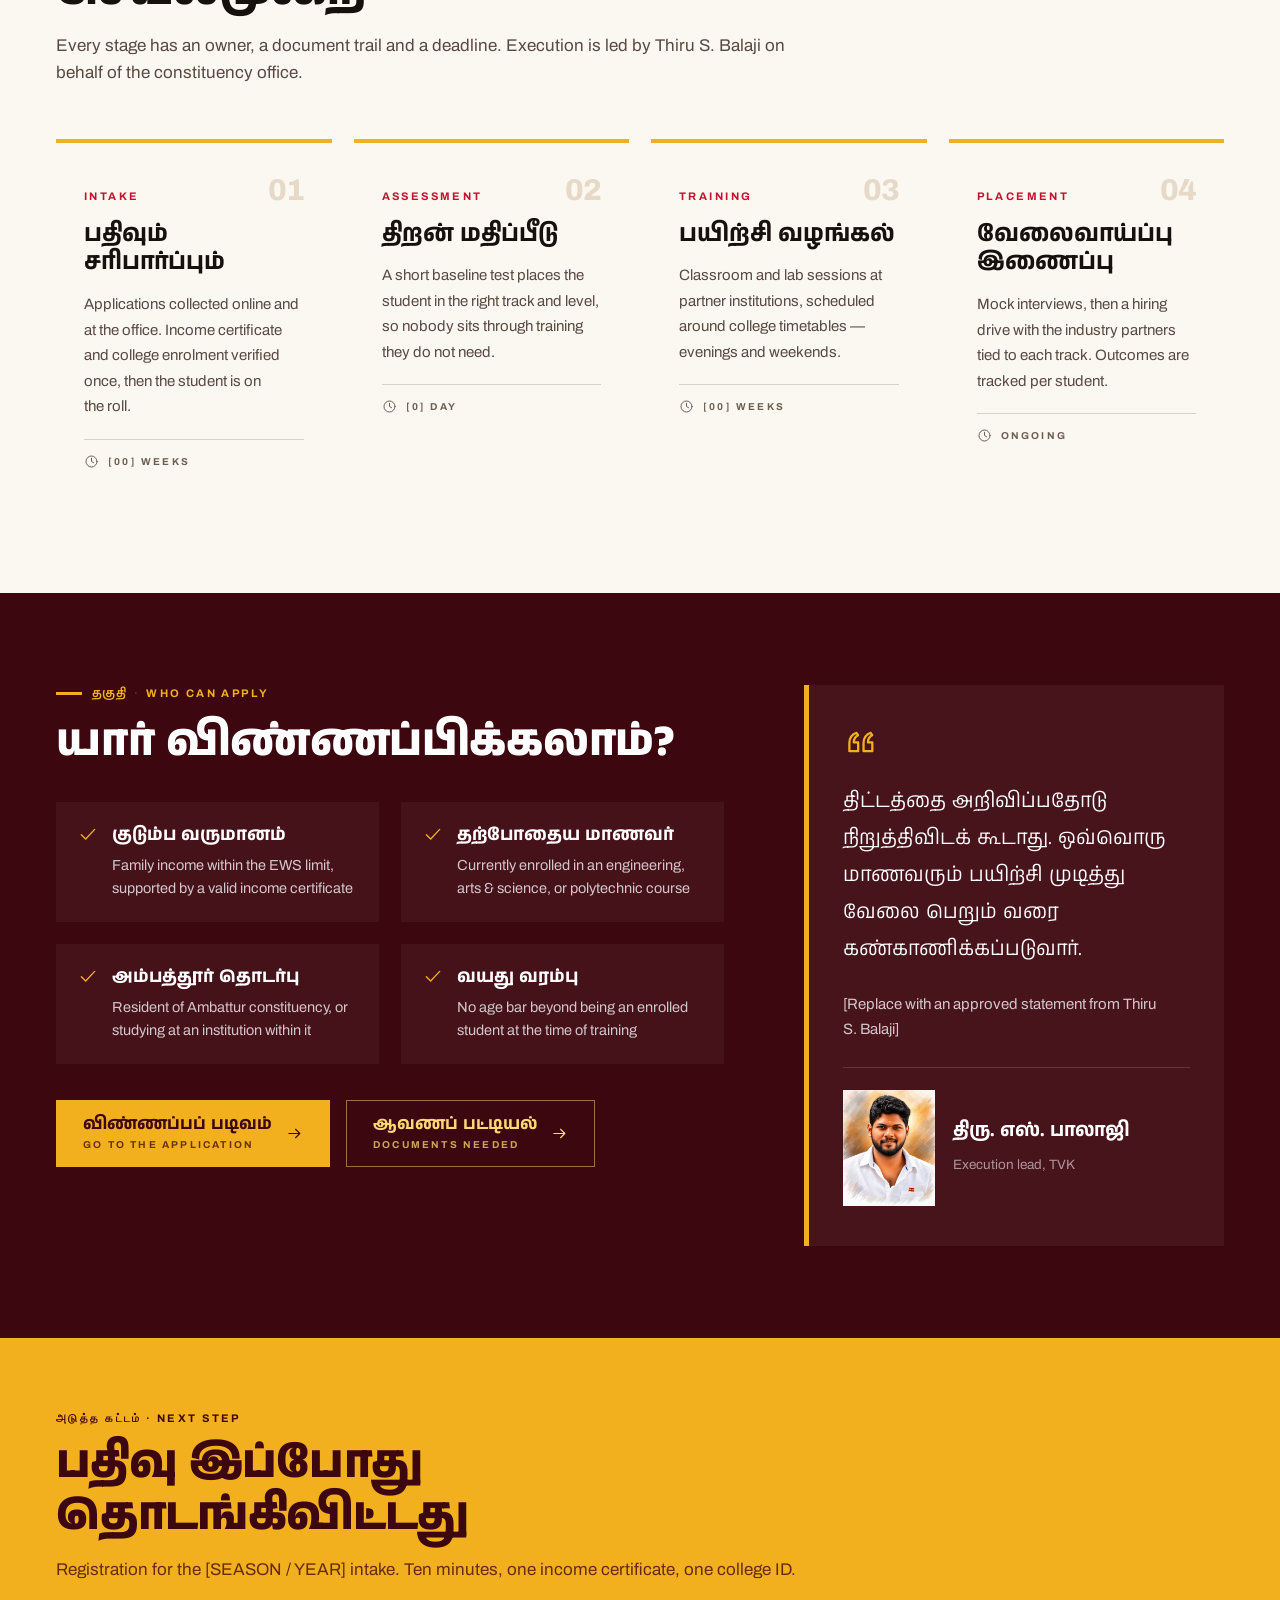
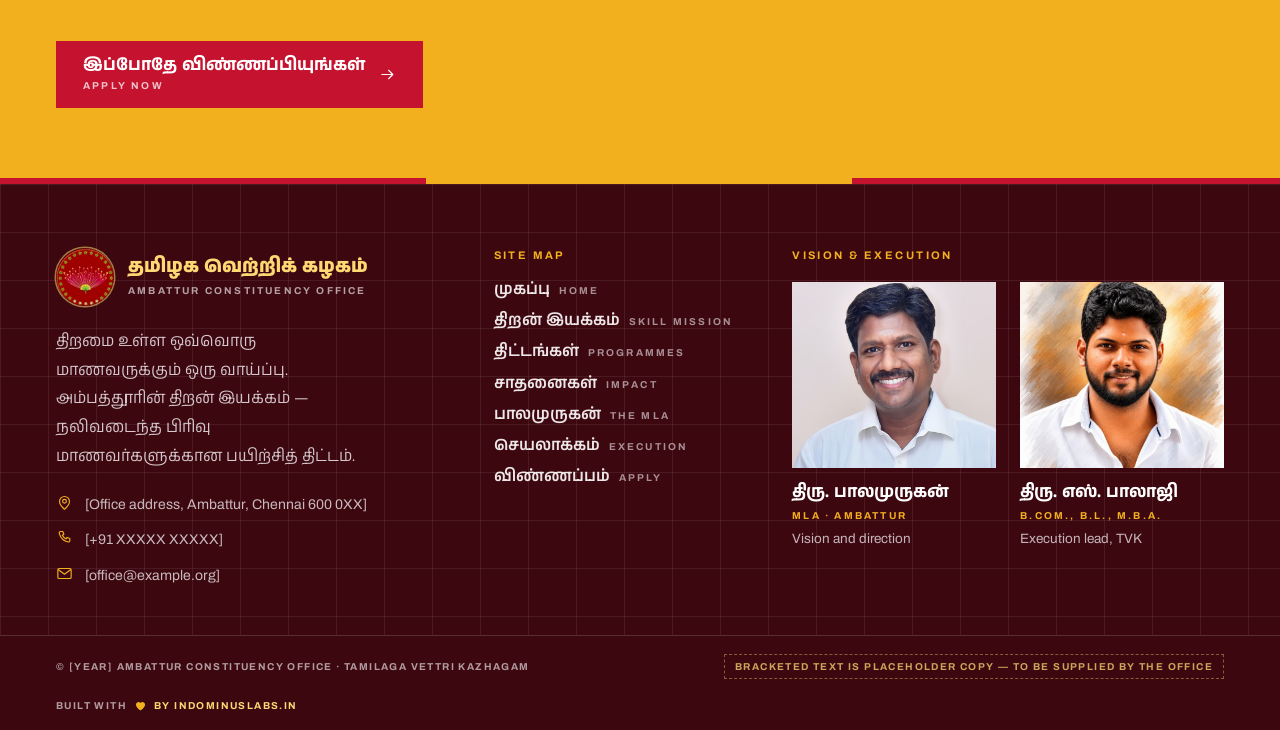
<file: skill-mission.html>
<!doctype html>
<html lang="ta">
<head>
<meta charset="utf-8">
<meta name="viewport" content="width=device-width, initial-scale=1">
<title>திறன் இயக்கம் · The Skill Mission</title>
<meta name="description" content="Three tracks, a verified intake, training around college hours and a placement drive. The Ambattur constituency's flagship programme.">
<meta name="theme-color" content="#7E0B1E">
<meta property="og:title" content="திறன் இயக்கம் · The Skill Mission">
<meta property="og:description" content="Three tracks, a verified intake, training around college hours and a placement drive. The Ambattur constituency's flagship programme.">
<meta property="og:image" content="vijay.jpg">
<meta property="og:type" content="website">
<link rel="icon" href="tvk-logo.png">
<link rel="preconnect" href="https://fonts.googleapis.com">
<link rel="preconnect" href="https://fonts.gstatic.com" crossorigin>
<link rel="stylesheet" href="https://fonts.googleapis.com/css2?family=Anek+Tamil:wdth,wght@75..125,100..800&amp;family=Archivo:wdth,wght@62..125,100..900&amp;display=swap">
<link rel="stylesheet" href="styles.css">
<style>
:root{
      --ink:#17110E; --ink2:#584A42; --ink3:#6E5F55;
      --paper:#FBF7F1; --paper2:#F1E8DC; --paper3:#E6D9C8;
      --red:#C4122F; --deep:#7E0B1E; --night:#3D0710;
      --gold:#F2B01E; --gold2:#FFD873;
      --rule:rgba(23,17,14,.16);
      --ta:'Anek Tamil','Nirmala UI','Latha',sans-serif;
      --la:'Archivo','Helvetica Neue',Helvetica,sans-serif;
    }
    *{box-sizing:border-box}
    body{margin:0;background:var(--paper);color:var(--ink);font-family:var(--la);-webkit-font-smoothing:antialiased;text-wrap:pretty}
    a{color:var(--red);text-decoration:none}
    a:hover{color:var(--deep)}
    h1,h2,h3,h4,p,ul,ol,figure{margin:0}
    ul{padding:0;list-style:none}
    img{display:block;max-width:100%}
    .ta{font-family:var(--ta)}
    .kick{font:700 11px/1.3 var(--la);letter-spacing:.22em;text-transform:uppercase}
    .kick-ta{font:600 12px/1.45 var(--ta);letter-spacing:.03em;text-transform:none}
    .credit:hover .cname{color:#fff !important}
    .credit:hover .cheart{transform:scale(1.14)}
    .cheart{transition:transform .18s ease}
    .dots{background-image:radial-gradient(rgba(255,255,255,.20) 1px,transparent 1px);background-size:10px 10px}
    .dotsd{background-image:radial-gradient(rgba(23,17,14,.12) 1px,transparent 1px);background-size:10px 10px}
    .grid-l{background-image:linear-gradient(rgba(255,255,255,.07) 1px,transparent 1px),linear-gradient(90deg,rgba(255,255,255,.07) 1px,transparent 1px);background-size:48px 48px}
</style>
</head>
<body>
<div class="page">

<header>
  <div class="dots sec" style="display:flex;align-items:center;justify-content:space-between;height:38px;padding:0 56px;background:var(--night)">
    <span style="display:inline-flex;flex-wrap:wrap;align-items:baseline;gap:8px"><span class="kick-ta" style="font-size:12px;color:var(--gold2)">தமிழக வெற்றிக் கழகம்</span><span style="color:var(--gold2);opacity:.45;font-size:11px">·</span><span class="kick" style="font-size:11px;color:var(--gold2)">Tamilaga Vettri Kazhagam</span></span>
    <span style="display:inline-flex;flex-wrap:wrap;align-items:baseline;gap:8px"><span class="kick-ta" style="font-size:12px;color:rgba(255,255,255,.78)">அம்பத்தூர் சட்டமன்றத் தொகுதி</span><span style="color:rgba(255,255,255,.78);opacity:.45;font-size:11px">·</span><span class="kick" style="font-size:11px;color:rgba(255,255,255,.78)">Ambattur Constituency</span></span>
  </div>
  <div style="display:flex;align-items:center;justify-content:space-between;gap:36px;height:92px;padding:0 56px;background:var(--paper);border-bottom:1px solid var(--rule)" class="sec hdrow">
    <a href="index.html" style="display:flex;align-items:center;gap:14px;text-decoration:none">
      <img src="tvk-logo.png" alt="Tamilaga Vettri Kazhagam" style="width:50px;height:50px;flex:none;border-radius:50%;object-fit:cover;box-shadow:0 0 0 1.5px rgba(23,17,14,.14)">
      <span style="display:flex;flex-direction:column;gap:4px">
        <span class="ta" style="font:800 20px/1 var(--ta);color:var(--ink);letter-spacing:-.01em">திரு. பாலமுருகன்</span>
        <span class="kick" style="color:var(--red);font-size:10px">MLA · Ambattur</span>
      </span>
    </a>
    <input type="checkbox" id="navtoggle" class="navtoggle" aria-hidden="true">
    <label for="navtoggle" class="navbtn"><span class="sr">Menu</span><svg viewBox="0 0 24 24" width="22" height="22" fill="none" stroke="currentColor" stroke-width="1.8" stroke-linecap="round" aria-hidden="true"><path d="M3.5 7h17M3.5 12h17M3.5 17h17"></path></svg></label>
    <nav class="mainnav" style="display:flex;align-items:center;gap:26px">
      <a href="index.html" style="display:flex;flex-direction:column;gap:4px;text-decoration:none;padding-bottom:6px;border-bottom:2px solid transparent">
        <span class="ta" style="font:600 15px/1 var(--ta);color:var(--ink)">முகப்பு</span>
        <span class="kick" style="font-size:9.5px;color:var(--ink3)">Home</span>
      </a>
      <a href="skill-mission.html" style="display:flex;flex-direction:column;gap:4px;text-decoration:none;padding-bottom:6px;border-bottom:2px solid var(--red)">
        <span class="ta" style="font:700 15px/1 var(--ta);color:var(--red)">திறன் இயக்கம்</span>
        <span class="kick" style="font-size:9.5px;color:var(--red)">Skill Mission</span>
      </a>
      <a href="programmes.html" style="display:flex;flex-direction:column;gap:4px;text-decoration:none;padding-bottom:6px;border-bottom:2px solid transparent">
        <span class="ta" style="font:600 15px/1 var(--ta);color:var(--ink)">திட்டங்கள்</span>
        <span class="kick" style="font-size:9.5px;color:var(--ink3)">Programmes</span>
      </a>
      <a href="impact.html" style="display:flex;flex-direction:column;gap:4px;text-decoration:none;padding-bottom:6px;border-bottom:2px solid transparent">
        <span class="ta" style="font:600 15px/1 var(--ta);color:var(--ink)">சாதனைகள்</span>
        <span class="kick" style="font-size:9.5px;color:var(--ink3)">Impact</span>
      </a>
      <a href="balamurugan.html" style="display:flex;flex-direction:column;gap:4px;text-decoration:none;padding-bottom:6px;border-bottom:2px solid transparent">
        <span class="ta" style="font:600 15px/1 var(--ta);color:var(--ink)">பாலமுருகன்</span>
        <span class="kick" style="font-size:9.5px;color:var(--ink3)">The MLA</span>
      </a>
      <a href="balaji.html" style="display:flex;flex-direction:column;gap:4px;text-decoration:none;padding-bottom:6px;border-bottom:2px solid transparent">
        <span class="ta" style="font:600 15px/1 var(--ta);color:var(--ink)">செயலாக்கம்</span>
        <span class="kick" style="font-size:9.5px;color:var(--ink3)">Execution</span>
      </a>
    </nav>
    <a href="apply.html" style="display:flex;flex-direction:column;gap:4px;background:var(--red);color:#fff;padding:12px 20px;text-decoration:none">
      <span class="ta" style="font:700 15px/1 var(--ta)">விண்ணப்பிக்க</span>
      <span class="kick" style="font-size:9.5px;opacity:.85">Apply now</span>
    </a>
  </div>
</header>
<section class="dots sec" style="background:var(--deep);color:#fff;padding:72px 56px 76px;position:relative;overflow:hidden">
  <span style="position:absolute;right:-150px;top:-90px;width:340px;height:340px;border:44px solid rgba(255,216,115,.12);transform:rotate(45deg)"></span>
  <div style="position:relative;display:flex;align-items:flex-end;justify-content:space-between;gap:48px">
    <div style="max-width:820px" class="fw">
      <div style="display:flex;align-items:center;gap:12px">
        <span style="display:inline-flex;width:22px;height:22px;color:var(--gold);flex:none"><svg viewBox="0 0 24 24" width="100%" height="100%" fill="none" stroke="currentColor" stroke-width="1.6" stroke-linecap="round" stroke-linejoin="round" aria-hidden="true"><path d="M2 8.5 12 4l10 4.5-10 4.5L2 8.5Z"></path><path d="M6 10.7v4.6c0 1.6 2.7 2.9 6 2.9s6-1.3 6-2.9v-4.6"></path><path d="M21 9v5.5"></path></svg></span>
        <span style="display:inline-flex;flex-wrap:wrap;align-items:baseline;gap:8px"><span class="kick-ta" style="font-size:12px;color:var(--gold)">முதன்மைத் திட்டம்</span><span style="color:var(--gold);opacity:.45;font-size:11px">·</span><span class="kick" style="font-size:11px;color:var(--gold)">The flagship</span></span>
      </div>
      <h1 class="ta" style="font:800 62px/1.1 var(--ta);margin-top:18px;letter-spacing:-.015em">திறன் இயக்கம்</h1>
      <p style="font:400 18px/1.65 var(--la);color:rgba(255,255,255,.8);margin-top:16px;max-width:680px" class="fw">Free, industry-grade skill training for economically weaker section students studying engineering, arts &amp; science, and polytechnic courses in and around Ambattur. This is the constituency's single biggest commitment.</p>
    </div>
    <img src="tvk-logo.png" alt="Tamilaga Vettri Kazhagam" style="width:84px;height:84px;flex:none;border-radius:50%;object-fit:cover;box-shadow:0 0 0 1.5px rgba(255,216,115,.55)">
  </div>
</section>

<!-- ============ THE CASE ============ -->
<section style="background:var(--paper);padding:88px 56px" class="sec">
  <div style="display:grid;grid-template-columns:1fr 480px;gap:80px;align-items:start" class="gside">
    <div>
      <div style="max-width:620px;" class="fw">
    <div style="display:flex;align-items:center;gap:10px;">
      <span style="width:26px;height:3px;background:var(--red);flex:none"></span>
      <span style="display:inline-flex;flex-wrap:wrap;align-items:baseline;gap:8px"><span class="kick-ta" style="font-size:12px;color:var(--red)">ஏன் இந்தத் திட்டம்</span><span style="color:var(--red);opacity:.45;font-size:11px">·</span><span class="kick" style="font-size:11px;color:var(--red)">Why this exists</span></span>
    </div>
    <h2 class="ta" style="font:800 44px/1.14 var(--ta);color:var(--ink);margin-top:16px;letter-spacing:-.01em">பட்டம் இருக்கிறது. வேலை இல்லை.</h2>
    
  </div>
      <p class="ta fw" style="font:400 19px/1.9 var(--ta);color:var(--ink);margin-top:26px;max-width:620px">அம்பத்தூரிலும் அதைச் சுற்றியும் ஆண்டுதோறும் [0,000] மாணவர்கள் பட்டம் பெறுகிறார்கள். ஆனால் நலிவடைந்த பிரிவைச் சேர்ந்த பல மாணவர்களுக்கு, தொழில்துறை எதிர்பார்க்கும் நடைமுறைத் திறன்களைக் கற்க வழி இல்லை. தனியார் பயிற்சி மையங்களின் கட்டணத்தைச் செலுத்தும் வசதி அவர்களுக்கு இல்லை.</p>
      <p style="font:400 17px/1.75 var(--la);color:var(--ink2);margin-top:20px;max-width:620px" class="fw">The gap is not intelligence and it is not effort. It is access — to a lab, to a trainer who has worked in the industry, and to the interview itself. This programme closes that gap at no cost to the student.</p>

      <div style="display:flex;gap:14px;margin-top:34px;flex-wrap:wrap">
        <span style="border:1px dashed rgba(196,18,47,.45);background:rgba(196,18,47,.05);padding:7px 12px;display:inline-block"><span style="display:inline-flex;flex-wrap:wrap;align-items:baseline;gap:8px"><span class="kick-ta" style="font-size:12px;color:var(--red)">கட்டணமில்லை</span><span style="color:var(--red);opacity:.45;font-size:11px">·</span><span class="kick" style="font-size:11px;color:var(--red)">No fee at any stage</span></span></span>
        <span style="border:1px dashed rgba(196,18,47,.45);background:rgba(196,18,47,.05);padding:7px 12px;display:inline-block"><span style="display:inline-flex;flex-wrap:wrap;align-items:baseline;gap:8px"><span class="kick-ta" style="font-size:12px;color:var(--red)">EWS மாணவர்களுக்கு மட்டும்</span><span style="color:var(--red);opacity:.45;font-size:11px">·</span><span class="kick" style="font-size:11px;color:var(--red)">EWS students only</span></span></span>
        <span style="border:1px dashed rgba(196,18,47,.45);background:rgba(196,18,47,.05);padding:7px 12px;display:inline-block"><span style="display:inline-flex;flex-wrap:wrap;align-items:baseline;gap:8px"><span class="kick-ta" style="font-size:12px;color:var(--red)">கல்லூரி நேரத்திற்குப் பிறகு</span><span style="color:var(--red);opacity:.45;font-size:11px">·</span><span class="kick" style="font-size:11px;color:var(--red)">Scheduled around college</span></span></span>
      </div>
    </div>

    <aside style="background:var(--night);color:#fff;padding:44px 38px;display:flex;flex-direction:column;gap:30px" class="grid-l">
      <span class="kick" style="color:var(--gold)">இலக்குகள் · Programme targets</span>
      <div style="display:flex;align-items:baseline;gap:20px;padding-bottom:22px;border-bottom:1px solid rgba(255,255,255,.14)">
        <span style="font:800 46px/1 var(--la);letter-spacing:-.04em;color:var(--gold);flex:none;min-width:150px" class="nomin">[0,000]</span>
        <span style="display:flex;flex-direction:column;gap:6px">
          <span class="ta" style="font:600 17px/1.3 var(--ta);color:#fff">மாணவர்கள் / ஆண்டு</span>
          <span class="kick" style="color:rgba(255,255,255,.68);font-size:10px">Students per year</span>
        </span>
      </div><div style="display:flex;align-items:baseline;gap:20px;padding-bottom:22px;border-bottom:1px solid rgba(255,255,255,.14)">
        <span style="font:800 46px/1 var(--la);letter-spacing:-.04em;color:var(--gold);flex:none;min-width:150px" class="nomin">[00]</span>
        <span style="display:flex;flex-direction:column;gap:6px">
          <span class="ta" style="font:600 17px/1.3 var(--ta);color:#fff">இணை நிறுவனங்கள்</span>
          <span class="kick" style="color:rgba(255,255,255,.68);font-size:10px">Partner institutions</span>
        </span>
      </div><div style="display:flex;align-items:baseline;gap:20px;padding-bottom:22px;border-bottom:1px solid rgba(255,255,255,.14)">
        <span style="font:800 46px/1 var(--la);letter-spacing:-.04em;color:var(--gold);flex:none;min-width:150px" class="nomin">[00]%</span>
        <span style="display:flex;flex-direction:column;gap:6px">
          <span class="ta" style="font:600 17px/1.3 var(--ta);color:#fff">வேலைவாய்ப்பு இலக்கு</span>
          <span class="kick" style="color:rgba(255,255,255,.68);font-size:10px">Placement target</span>
        </span>
      </div>
      <span class="kick" style="color:rgba(255,216,115,.85);border:1px dashed rgba(255,216,115,.45);padding:8px 11px;letter-spacing:.14em;line-height:1.7">Targets to be set and approved by the constituency office</span>
    </aside>
  </div>
</section>

<div style="background:var(--red);color:#fff;padding:15px 0;overflow:hidden">
    <div style="display:flex;align-items:center;gap:24px;padding:0 56px;white-space:nowrap" class="sec scrollx">
      <span class="ta" style="font:700 18px/1 var(--ta)">பொறியியல்</span><span style="width:7px;height:7px;background:#fff;transform:rotate(45deg);flex:none"></span><span class="kick" style="letter-spacing:.24em">ENGINEERING</span><span style="width:7px;height:7px;background:#fff;transform:rotate(45deg);flex:none"></span><span class="ta" style="font:700 18px/1 var(--ta)">கலை &amp; அறிவியல்</span><span style="width:7px;height:7px;background:#fff;transform:rotate(45deg);flex:none"></span><span class="kick" style="letter-spacing:.24em">ARTS &amp; SCIENCE</span><span style="width:7px;height:7px;background:#fff;transform:rotate(45deg);flex:none"></span><span class="ta" style="font:700 18px/1 var(--ta)">பாலிடெக்னிக்</span><span style="width:7px;height:7px;background:#fff;transform:rotate(45deg);flex:none"></span><span class="kick" style="letter-spacing:.24em">POLYTECHNIC</span>
    </div>
  </div>

<!-- ============ TRACKS IN DETAIL ============ -->
<section style="background:var(--paper2);padding:92px 56px" class="sec">
  <div style="display:flex;align-items:flex-end;justify-content:space-between;gap:48px;flex-wrap:wrap">
    <div style="max-width:720px;" class="fw">
    <div style="display:flex;align-items:center;gap:10px;">
      <span style="width:26px;height:3px;background:var(--red);flex:none"></span>
      <span style="display:inline-flex;flex-wrap:wrap;align-items:baseline;gap:8px"><span class="kick-ta" style="font-size:12px;color:var(--red)">பாடத்திட்டம்</span><span style="color:var(--red);opacity:.45;font-size:11px">·</span><span class="kick" style="font-size:11px;color:var(--red)">The three tracks</span></span>
    </div>
    <h2 class="ta" style="font:800 44px/1.14 var(--ta);color:var(--ink);margin-top:16px;letter-spacing:-.01em">ஒவ்வொரு மாணவருக்கும் அவரவருக்கான பாதை</h2>
    <p style="font:400 17px/1.62 var(--la);color:var(--ink2);margin-top:14px">Each track is built backwards from the jobs that actually hire in and around Chennai's industrial belt.</p>
  </div>
    <span style="border:1px dashed rgba(196,18,47,.45);background:rgba(196,18,47,.05);padding:7px 12px;display:inline-block"><span style="display:inline-flex;flex-wrap:wrap;align-items:baseline;gap:8px"><span class="kick-ta" style="font-size:12px;color:var(--red)">முன்மொழிவு</span><span style="color:var(--red);opacity:.45;font-size:11px">·</span><span class="kick" style="font-size:11px;color:var(--red)">PROPOSED — modules to be finalised with partners</span></span></span>
  </div>
  <div style="display:flex;flex-direction:column;gap:26px;margin-top:52px">
    <article style="display:grid;grid-template-columns:96px 1fr 380px;gap:44px;align-items:start;background:var(--paper);border:1px solid var(--rule);border-left:6px solid var(--red);padding:44px 40px" class="gside">
  <div style="display:flex;flex-direction:column;gap:18px;align-items:flex-start">
    <span style="font:800 56px/.85 var(--la);letter-spacing:-.05em;color:transparent;-webkit-text-stroke:1.6px var(--red)">01</span>
    <span style="display:inline-flex;width:34px;height:34px;color:var(--red);flex:none"><svg viewBox="0 0 24 24" width="100%" height="100%" fill="none" stroke="currentColor" stroke-width="1.6" stroke-linecap="round" stroke-linejoin="round" aria-hidden="true"><rect x="7" y="7" width="10" height="10" rx="1.2"></rect><path d="M10 2.5v4M14 2.5v4M10 17.5v4M14 17.5v4M2.5 10h4M2.5 14h4M17.5 10h4M17.5 14h4"></path></svg></span>
  </div>
  <div style="display:flex;flex-direction:column;gap:14px">
    <h3 class="ta" style="font:800 34px/1.15 var(--ta);color:var(--ink)">பொறியியல்</h3>
    <div style="display:flex;flex-wrap:wrap;align-items:center;gap:12px">
      <span class="kick" style="color:var(--red)">Engineering</span>
      <span style="width:4px;height:4px;background:var(--ink3);transform:rotate(45deg)"></span>
      <span class="kick" style="color:var(--ink3)">B.E. / B.Tech · 3rd &amp; final year</span>
    </div>
    <p class="ta fw" style="font:400 17px/1.85 var(--ta);color:var(--ink2);max-width:560px;margin-top:4px">தொழில்நுட்பப் பணிகளுக்குத் தேவையான நடைமுறைத் திறன்கள், சொந்தமாக ஒரு திட்டப்பணி, மற்றும் நேர்காணல் தயாரிப்பு — மூன்றும் ஒரே பாடநெறியில்.</p>
  </div>
  <div style="background:rgba(23,17,14,.04);padding:26px 24px;display:flex;flex-direction:column;gap:16px">
    <span class="kick" style="color:var(--ink3)">முன்மொழியப்பட்ட பாடநெறிகள் · Proposed modules</span>
    <ul style="display:flex;flex-direction:column;gap:11px">
      <li style="display:flex;gap:11px;align-items:flex-start"><span style="display:inline-flex;width:16px;height:16px;color:var(--red);flex:none"><svg viewBox="0 0 24 24" width="100%" height="100%" fill="none" stroke="currentColor" stroke-width="1.6" stroke-linecap="round" stroke-linejoin="round" aria-hidden="true"><path d="M4 12.8 9.2 18 20 6.5"></path></svg></span><span style="font:400 15px/1.55 var(--la);color:var(--ink)">Embedded systems &amp; IoT</span></li><li style="display:flex;gap:11px;align-items:flex-start"><span style="display:inline-flex;width:16px;height:16px;color:var(--red);flex:none"><svg viewBox="0 0 24 24" width="100%" height="100%" fill="none" stroke="currentColor" stroke-width="1.6" stroke-linecap="round" stroke-linejoin="round" aria-hidden="true"><path d="M4 12.8 9.2 18 20 6.5"></path></svg></span><span style="font:400 15px/1.55 var(--la);color:var(--ink)">Full-stack web development</span></li><li style="display:flex;gap:11px;align-items:flex-start"><span style="display:inline-flex;width:16px;height:16px;color:var(--red);flex:none"><svg viewBox="0 0 24 24" width="100%" height="100%" fill="none" stroke="currentColor" stroke-width="1.6" stroke-linecap="round" stroke-linejoin="round" aria-hidden="true"><path d="M4 12.8 9.2 18 20 6.5"></path></svg></span><span style="font:400 15px/1.55 var(--la);color:var(--ink)">Industrial automation / PLC</span></li><li style="display:flex;gap:11px;align-items:flex-start"><span style="display:inline-flex;width:16px;height:16px;color:var(--red);flex:none"><svg viewBox="0 0 24 24" width="100%" height="100%" fill="none" stroke="currentColor" stroke-width="1.6" stroke-linecap="round" stroke-linejoin="round" aria-hidden="true"><path d="M4 12.8 9.2 18 20 6.5"></path></svg></span><span style="font:400 15px/1.55 var(--la);color:var(--ink)">Aptitude &amp; technical interview prep</span></li>
      <li style="display:flex;gap:11px;align-items:center;opacity:.6"><span style="display:inline-flex;width:16px;height:16px;color:var(--ink3);flex:none"><svg viewBox="0 0 24 24" width="100%" height="100%" fill="none" stroke="currentColor" stroke-width="1.6" stroke-linecap="round" stroke-linejoin="round" aria-hidden="true"><path d="M12 2.8 14.1 9l6.2 2.1L14.1 13l-2.1 6.2L9.9 13 3.7 11.1 9.9 9 12 2.8Z"></path></svg></span><span class="kick" style="color:var(--ink3);font-size:10px">[Add modules confirmed with partner]</span></li>
    </ul>
  </div>
</article>
    <article style="display:grid;grid-template-columns:96px 1fr 380px;gap:44px;align-items:start;background:var(--paper);border:1px solid var(--rule);border-left:6px solid var(--red);padding:44px 40px" class="gside">
  <div style="display:flex;flex-direction:column;gap:18px;align-items:flex-start">
    <span style="font:800 56px/.85 var(--la);letter-spacing:-.05em;color:transparent;-webkit-text-stroke:1.6px var(--red)">02</span>
    <span style="display:inline-flex;width:34px;height:34px;color:var(--red);flex:none"><svg viewBox="0 0 24 24" width="100%" height="100%" fill="none" stroke="currentColor" stroke-width="1.6" stroke-linecap="round" stroke-linejoin="round" aria-hidden="true"><path d="M4 4.5h5.5A2.5 2.5 0 0 1 12 7v13a2 2 0 0 0-2-2H4V4.5Z"></path><path d="M20 4.5h-5.5A2.5 2.5 0 0 0 12 7v13a2 2 0 0 1 2-2h6V4.5Z"></path></svg></span>
  </div>
  <div style="display:flex;flex-direction:column;gap:14px">
    <h3 class="ta" style="font:800 34px/1.15 var(--ta);color:var(--ink)">கலை &amp; அறிவியல்</h3>
    <div style="display:flex;flex-wrap:wrap;align-items:center;gap:12px">
      <span class="kick" style="color:var(--red)">Arts &amp; Science</span>
      <span style="width:4px;height:4px;background:var(--ink3);transform:rotate(45deg)"></span>
      <span class="kick" style="color:var(--ink3)">B.A. / B.Sc. / B.Com. · any year</span>
    </div>
    <p class="ta fw" style="font:400 17px/1.85 var(--ta);color:var(--ink2);max-width:560px;margin-top:4px">சேவை மற்றும் வணிகத் துறைகளில் நுழைவதற்கான திறன்கள் — கணக்கியல், தரவு கையாளுதல், டிஜிட்டல் சந்தைப்படுத்தல் மற்றும் தொடர்புத் திறன்.</p>
  </div>
  <div style="background:rgba(23,17,14,.04);padding:26px 24px;display:flex;flex-direction:column;gap:16px">
    <span class="kick" style="color:var(--ink3)">முன்மொழியப்பட்ட பாடநெறிகள் · Proposed modules</span>
    <ul style="display:flex;flex-direction:column;gap:11px">
      <li style="display:flex;gap:11px;align-items:flex-start"><span style="display:inline-flex;width:16px;height:16px;color:var(--red);flex:none"><svg viewBox="0 0 24 24" width="100%" height="100%" fill="none" stroke="currentColor" stroke-width="1.6" stroke-linecap="round" stroke-linejoin="round" aria-hidden="true"><path d="M4 12.8 9.2 18 20 6.5"></path></svg></span><span style="font:400 15px/1.55 var(--la);color:var(--ink)">Accounting, Tally &amp; GST filing</span></li><li style="display:flex;gap:11px;align-items:flex-start"><span style="display:inline-flex;width:16px;height:16px;color:var(--red);flex:none"><svg viewBox="0 0 24 24" width="100%" height="100%" fill="none" stroke="currentColor" stroke-width="1.6" stroke-linecap="round" stroke-linejoin="round" aria-hidden="true"><path d="M4 12.8 9.2 18 20 6.5"></path></svg></span><span style="font:400 15px/1.55 var(--la);color:var(--ink)">Spreadsheets &amp; data handling</span></li><li style="display:flex;gap:11px;align-items:flex-start"><span style="display:inline-flex;width:16px;height:16px;color:var(--red);flex:none"><svg viewBox="0 0 24 24" width="100%" height="100%" fill="none" stroke="currentColor" stroke-width="1.6" stroke-linecap="round" stroke-linejoin="round" aria-hidden="true"><path d="M4 12.8 9.2 18 20 6.5"></path></svg></span><span style="font:400 15px/1.55 var(--la);color:var(--ink)">Digital marketing fundamentals</span></li><li style="display:flex;gap:11px;align-items:flex-start"><span style="display:inline-flex;width:16px;height:16px;color:var(--red);flex:none"><svg viewBox="0 0 24 24" width="100%" height="100%" fill="none" stroke="currentColor" stroke-width="1.6" stroke-linecap="round" stroke-linejoin="round" aria-hidden="true"><path d="M4 12.8 9.2 18 20 6.5"></path></svg></span><span style="font:400 15px/1.55 var(--la);color:var(--ink)">Spoken English &amp; workplace communication</span></li>
      <li style="display:flex;gap:11px;align-items:center;opacity:.6"><span style="display:inline-flex;width:16px;height:16px;color:var(--ink3);flex:none"><svg viewBox="0 0 24 24" width="100%" height="100%" fill="none" stroke="currentColor" stroke-width="1.6" stroke-linecap="round" stroke-linejoin="round" aria-hidden="true"><path d="M12 2.8 14.1 9l6.2 2.1L14.1 13l-2.1 6.2L9.9 13 3.7 11.1 9.9 9 12 2.8Z"></path></svg></span><span class="kick" style="color:var(--ink3);font-size:10px">[Add modules confirmed with partner]</span></li>
    </ul>
  </div>
</article>
    <article style="display:grid;grid-template-columns:96px 1fr 380px;gap:44px;align-items:start;background:var(--paper);border:1px solid var(--rule);border-left:6px solid var(--red);padding:44px 40px" class="gside">
  <div style="display:flex;flex-direction:column;gap:18px;align-items:flex-start">
    <span style="font:800 56px/.85 var(--la);letter-spacing:-.05em;color:transparent;-webkit-text-stroke:1.6px var(--red)">03</span>
    <span style="display:inline-flex;width:34px;height:34px;color:var(--red);flex:none"><svg viewBox="0 0 24 24" width="100%" height="100%" fill="none" stroke="currentColor" stroke-width="1.6" stroke-linecap="round" stroke-linejoin="round" aria-hidden="true"><path d="M15.5 3.8a5 5 0 0 0-6.2 6.4L3.6 15.9a2 2 0 0 0 2.8 2.8l5.7-5.7a5 5 0 0 0 6.4-6.2l-2.9 2.9-2.5-.6-.6-2.5 2.9-2.8Z"></path></svg></span>
  </div>
  <div style="display:flex;flex-direction:column;gap:14px">
    <h3 class="ta" style="font:800 34px/1.15 var(--ta);color:var(--ink)">பாலிடெக்னிக்</h3>
    <div style="display:flex;flex-wrap:wrap;align-items:center;gap:12px">
      <span class="kick" style="color:var(--red)">Polytechnic</span>
      <span style="width:4px;height:4px;background:var(--ink3);transform:rotate(45deg)"></span>
      <span class="kick" style="color:var(--ink3)">Diploma · 2nd &amp; 3rd year</span>
    </div>
    <p class="ta fw" style="font:400 17px/1.85 var(--ta);color:var(--ink2);max-width:560px;margin-top:4px">நடைமுறைத் திறன் சார்ந்த பயிற்சி. உற்பத்தி மற்றும் பராமரிப்புத் துறைகளில் உடனடி வேலைவாய்ப்புக்கான நேரடிப் பாதை.</p>
  </div>
  <div style="background:rgba(23,17,14,.04);padding:26px 24px;display:flex;flex-direction:column;gap:16px">
    <span class="kick" style="color:var(--ink3)">முன்மொழியப்பட்ட பாடநெறிகள் · Proposed modules</span>
    <ul style="display:flex;flex-direction:column;gap:11px">
      <li style="display:flex;gap:11px;align-items:flex-start"><span style="display:inline-flex;width:16px;height:16px;color:var(--red);flex:none"><svg viewBox="0 0 24 24" width="100%" height="100%" fill="none" stroke="currentColor" stroke-width="1.6" stroke-linecap="round" stroke-linejoin="round" aria-hidden="true"><path d="M4 12.8 9.2 18 20 6.5"></path></svg></span><span style="font:400 15px/1.55 var(--la);color:var(--ink)">CNC operation &amp; machining</span></li><li style="display:flex;gap:11px;align-items:flex-start"><span style="display:inline-flex;width:16px;height:16px;color:var(--red);flex:none"><svg viewBox="0 0 24 24" width="100%" height="100%" fill="none" stroke="currentColor" stroke-width="1.6" stroke-linecap="round" stroke-linejoin="round" aria-hidden="true"><path d="M4 12.8 9.2 18 20 6.5"></path></svg></span><span style="font:400 15px/1.55 var(--la);color:var(--ink)">Electrical maintenance</span></li><li style="display:flex;gap:11px;align-items:flex-start"><span style="display:inline-flex;width:16px;height:16px;color:var(--red);flex:none"><svg viewBox="0 0 24 24" width="100%" height="100%" fill="none" stroke="currentColor" stroke-width="1.6" stroke-linecap="round" stroke-linejoin="round" aria-hidden="true"><path d="M4 12.8 9.2 18 20 6.5"></path></svg></span><span style="font:400 15px/1.55 var(--la);color:var(--ink)">Welding &amp; fabrication</span></li><li style="display:flex;gap:11px;align-items:flex-start"><span style="display:inline-flex;width:16px;height:16px;color:var(--red);flex:none"><svg viewBox="0 0 24 24" width="100%" height="100%" fill="none" stroke="currentColor" stroke-width="1.6" stroke-linecap="round" stroke-linejoin="round" aria-hidden="true"><path d="M4 12.8 9.2 18 20 6.5"></path></svg></span><span style="font:400 15px/1.55 var(--la);color:var(--ink)">Shop-floor safety &amp; certification</span></li>
      <li style="display:flex;gap:11px;align-items:center;opacity:.6"><span style="display:inline-flex;width:16px;height:16px;color:var(--ink3);flex:none"><svg viewBox="0 0 24 24" width="100%" height="100%" fill="none" stroke="currentColor" stroke-width="1.6" stroke-linecap="round" stroke-linejoin="round" aria-hidden="true"><path d="M12 2.8 14.1 9l6.2 2.1L14.1 13l-2.1 6.2L9.9 13 3.7 11.1 9.9 9 12 2.8Z"></path></svg></span><span class="kick" style="color:var(--ink3);font-size:10px">[Add modules confirmed with partner]</span></li>
    </ul>
  </div>
</article>
  </div>
</section>

<!-- ============ DELIVERY MODEL ============ -->
<section style="background:var(--paper);padding:92px 56px" class="sec">
  <div style="max-width:760px;" class="fw">
    <div style="display:flex;align-items:center;gap:10px;">
      <span style="width:26px;height:3px;background:var(--red);flex:none"></span>
      <span style="display:inline-flex;flex-wrap:wrap;align-items:baseline;gap:8px"><span class="kick-ta" style="font-size:12px;color:var(--red)">செயலாக்க முறை</span><span style="color:var(--red);opacity:.45;font-size:11px">·</span><span class="kick" style="font-size:11px;color:var(--red)">Delivery model</span></span>
    </div>
    <h2 class="ta" style="font:800 44px/1.14 var(--ta);color:var(--ink);margin-top:16px;letter-spacing:-.01em">வாக்குறுதி அல்ல — ஒரு செயல்முறை</h2>
    <p style="font:400 17px/1.62 var(--la);color:var(--ink2);margin-top:14px">Every stage has an owner, a document trail and a deadline. Execution is led by Thiru S. Balaji on behalf of the constituency office.</p>
  </div>
  <div style="display:grid;grid-template-columns:repeat(4,minmax(0,1fr));gap:22px;margin-top:52px" class="g4">
    <div style="background:var(--paper);border-top:4px solid var(--gold);padding:32px 28px;display:flex;flex-direction:column;gap:15px">
  <div style="display:flex;align-items:baseline;justify-content:space-between">
    <span class="kick" style="color:var(--red)">Intake</span>
    <span style="font:800 30px/1 var(--la);color:var(--paper3);letter-spacing:-.04em">01</span>
  </div>
  <h3 class="ta" style="font:700 24px/1.2 var(--ta);color:var(--ink)">பதிவும் சரிபார்ப்பும்</h3>
  <p style="font:400 15px/1.7 var(--la);color:var(--ink2)">Applications collected online and at the office. Income certificate and college enrolment verified once, then the student is on the roll.</p>
  <div style="display:flex;align-items:center;gap:9px;margin-top:4px;padding-top:14px;border-top:1px solid var(--rule)"><span style="display:inline-flex;width:15px;height:15px;color:var(--ink3);flex:none"><svg viewBox="0 0 24 24" width="100%" height="100%" fill="none" stroke="currentColor" stroke-width="1.6" stroke-linecap="round" stroke-linejoin="round" aria-hidden="true"><circle cx="12" cy="12" r="8.8"></circle><path d="M12 6.8V12l3.4 2"></path></svg></span><span class="kick" style="color:var(--ink3);font-size:10px">[00] weeks</span></div>
</div>
    <div style="background:var(--paper);border-top:4px solid var(--gold);padding:32px 28px;display:flex;flex-direction:column;gap:15px">
  <div style="display:flex;align-items:baseline;justify-content:space-between">
    <span class="kick" style="color:var(--red)">Assessment</span>
    <span style="font:800 30px/1 var(--la);color:var(--paper3);letter-spacing:-.04em">02</span>
  </div>
  <h3 class="ta" style="font:700 24px/1.2 var(--ta);color:var(--ink)">திறன் மதிப்பீடு</h3>
  <p style="font:400 15px/1.7 var(--la);color:var(--ink2)">A short baseline test places the student in the right track and level, so nobody sits through training they do not need.</p>
  <div style="display:flex;align-items:center;gap:9px;margin-top:4px;padding-top:14px;border-top:1px solid var(--rule)"><span style="display:inline-flex;width:15px;height:15px;color:var(--ink3);flex:none"><svg viewBox="0 0 24 24" width="100%" height="100%" fill="none" stroke="currentColor" stroke-width="1.6" stroke-linecap="round" stroke-linejoin="round" aria-hidden="true"><circle cx="12" cy="12" r="8.8"></circle><path d="M12 6.8V12l3.4 2"></path></svg></span><span class="kick" style="color:var(--ink3);font-size:10px">[0] day</span></div>
</div>
    <div style="background:var(--paper);border-top:4px solid var(--gold);padding:32px 28px;display:flex;flex-direction:column;gap:15px">
  <div style="display:flex;align-items:baseline;justify-content:space-between">
    <span class="kick" style="color:var(--red)">Training</span>
    <span style="font:800 30px/1 var(--la);color:var(--paper3);letter-spacing:-.04em">03</span>
  </div>
  <h3 class="ta" style="font:700 24px/1.2 var(--ta);color:var(--ink)">பயிற்சி வழங்கல்</h3>
  <p style="font:400 15px/1.7 var(--la);color:var(--ink2)">Classroom and lab sessions at partner institutions, scheduled around college timetables — evenings and weekends.</p>
  <div style="display:flex;align-items:center;gap:9px;margin-top:4px;padding-top:14px;border-top:1px solid var(--rule)"><span style="display:inline-flex;width:15px;height:15px;color:var(--ink3);flex:none"><svg viewBox="0 0 24 24" width="100%" height="100%" fill="none" stroke="currentColor" stroke-width="1.6" stroke-linecap="round" stroke-linejoin="round" aria-hidden="true"><circle cx="12" cy="12" r="8.8"></circle><path d="M12 6.8V12l3.4 2"></path></svg></span><span class="kick" style="color:var(--ink3);font-size:10px">[00] weeks</span></div>
</div>
    <div style="background:var(--paper);border-top:4px solid var(--gold);padding:32px 28px;display:flex;flex-direction:column;gap:15px">
  <div style="display:flex;align-items:baseline;justify-content:space-between">
    <span class="kick" style="color:var(--red)">Placement</span>
    <span style="font:800 30px/1 var(--la);color:var(--paper3);letter-spacing:-.04em">04</span>
  </div>
  <h3 class="ta" style="font:700 24px/1.2 var(--ta);color:var(--ink)">வேலைவாய்ப்பு இணைப்பு</h3>
  <p style="font:400 15px/1.7 var(--la);color:var(--ink2)">Mock interviews, then a hiring drive with the industry partners tied to each track. Outcomes are tracked per student.</p>
  <div style="display:flex;align-items:center;gap:9px;margin-top:4px;padding-top:14px;border-top:1px solid var(--rule)"><span style="display:inline-flex;width:15px;height:15px;color:var(--ink3);flex:none"><svg viewBox="0 0 24 24" width="100%" height="100%" fill="none" stroke="currentColor" stroke-width="1.6" stroke-linecap="round" stroke-linejoin="round" aria-hidden="true"><circle cx="12" cy="12" r="8.8"></circle><path d="M12 6.8V12l3.4 2"></path></svg></span><span class="kick" style="color:var(--ink3);font-size:10px">Ongoing</span></div>
</div>
  </div>
</section>

<!-- ============ ELIGIBILITY + BALAJI ============ -->
<section style="background:var(--night);color:#fff;padding:92px 56px" class="grid-l sec">
  <div style="display:grid;grid-template-columns:1fr 420px;gap:80px;align-items:start" class="gside">
    <div>
      <div style="max-width:620px;" class="fw">
    <div style="display:flex;align-items:center;gap:10px;">
      <span style="width:26px;height:3px;background:var(--gold);flex:none"></span>
      <span style="display:inline-flex;flex-wrap:wrap;align-items:baseline;gap:8px"><span class="kick-ta" style="font-size:12px;color:var(--gold)">தகுதி</span><span style="color:var(--gold);opacity:.45;font-size:11px">·</span><span class="kick" style="font-size:11px;color:var(--gold)">Who can apply</span></span>
    </div>
    <h2 class="ta" style="font:800 44px/1.14 var(--ta);color:#fff;margin-top:16px;letter-spacing:-.01em">யார் விண்ணப்பிக்கலாம்?</h2>
    
  </div>
      <ul style="display:grid;grid-template-columns:1fr 1fr;gap:22px;margin-top:34px" class="g2">
        <li style="display:flex;gap:14px;align-items:flex-start;padding:22px;background:rgba(255,255,255,.045)">
          <span style="display:inline-flex;width:20px;height:20px;color:var(--gold);flex:none"><svg viewBox="0 0 24 24" width="100%" height="100%" fill="none" stroke="currentColor" stroke-width="1.6" stroke-linecap="round" stroke-linejoin="round" aria-hidden="true"><path d="M4 12.8 9.2 18 20 6.5"></path></svg></span>
          <span style="display:flex;flex-direction:column;gap:7px">
            <span class="ta" style="font:700 18px/1.25 var(--ta);color:#fff">குடும்ப வருமானம்</span>
            <span style="font:400 14.5px/1.6 var(--la);color:rgba(255,255,255,.76)">Family income within the EWS limit, supported by a valid income certificate</span>
          </span>
        </li><li style="display:flex;gap:14px;align-items:flex-start;padding:22px;background:rgba(255,255,255,.045)">
          <span style="display:inline-flex;width:20px;height:20px;color:var(--gold);flex:none"><svg viewBox="0 0 24 24" width="100%" height="100%" fill="none" stroke="currentColor" stroke-width="1.6" stroke-linecap="round" stroke-linejoin="round" aria-hidden="true"><path d="M4 12.8 9.2 18 20 6.5"></path></svg></span>
          <span style="display:flex;flex-direction:column;gap:7px">
            <span class="ta" style="font:700 18px/1.25 var(--ta);color:#fff">தற்போதைய மாணவர்</span>
            <span style="font:400 14.5px/1.6 var(--la);color:rgba(255,255,255,.76)">Currently enrolled in an engineering, arts &amp; science, or polytechnic course</span>
          </span>
        </li><li style="display:flex;gap:14px;align-items:flex-start;padding:22px;background:rgba(255,255,255,.045)">
          <span style="display:inline-flex;width:20px;height:20px;color:var(--gold);flex:none"><svg viewBox="0 0 24 24" width="100%" height="100%" fill="none" stroke="currentColor" stroke-width="1.6" stroke-linecap="round" stroke-linejoin="round" aria-hidden="true"><path d="M4 12.8 9.2 18 20 6.5"></path></svg></span>
          <span style="display:flex;flex-direction:column;gap:7px">
            <span class="ta" style="font:700 18px/1.25 var(--ta);color:#fff">அம்பத்தூர் தொடர்பு</span>
            <span style="font:400 14.5px/1.6 var(--la);color:rgba(255,255,255,.76)">Resident of Ambattur constituency, or studying at an institution within it</span>
          </span>
        </li><li style="display:flex;gap:14px;align-items:flex-start;padding:22px;background:rgba(255,255,255,.045)">
          <span style="display:inline-flex;width:20px;height:20px;color:var(--gold);flex:none"><svg viewBox="0 0 24 24" width="100%" height="100%" fill="none" stroke="currentColor" stroke-width="1.6" stroke-linecap="round" stroke-linejoin="round" aria-hidden="true"><path d="M4 12.8 9.2 18 20 6.5"></path></svg></span>
          <span style="display:flex;flex-direction:column;gap:7px">
            <span class="ta" style="font:700 18px/1.25 var(--ta);color:#fff">வயது வரம்பு</span>
            <span style="font:400 14.5px/1.6 var(--la);color:rgba(255,255,255,.76)">No age bar beyond being an enrolled student at the time of training</span>
          </span>
        </li>
      </ul>
      <div style="display:flex;gap:16px;margin-top:36px">
        <a href="apply.html" style="background:var(--gold);color:#3D0710;border:1.5px solid var(--gold);display:inline-flex;align-items:center;gap:14px;padding:15px 26px;text-decoration:none">
    <span style="display:flex;flex-direction:column;gap:5px">
      <span class="ta" style="font:700 17px/1 var(--ta)">விண்ணப்பப் படிவம்</span>
      <span class="kick" style="opacity:.75;font-size:10px">Go to the application</span>
    </span>
    <span style="display:flex;width:17px;flex:none"><svg viewBox="0 0 24 24" width="100%" height="100%" fill="none" stroke="currentColor" stroke-width="1.6" stroke-linecap="round" stroke-linejoin="round" aria-hidden="true"><path d="M4 12h15.5M13.5 6l6 6-6 6"></path></svg></span>
  </a>
        <a href="apply.html" style="background:transparent;color:var(--gold2);border:1.5px solid rgba(255,216,115,.5);display:inline-flex;align-items:center;gap:14px;padding:15px 26px;text-decoration:none">
    <span style="display:flex;flex-direction:column;gap:5px">
      <span class="ta" style="font:700 17px/1 var(--ta)">ஆவணப் பட்டியல்</span>
      <span class="kick" style="opacity:.75;font-size:10px">Documents needed</span>
    </span>
    <span style="display:flex;width:17px;flex:none"><svg viewBox="0 0 24 24" width="100%" height="100%" fill="none" stroke="currentColor" stroke-width="1.6" stroke-linecap="round" stroke-linejoin="round" aria-hidden="true"><path d="M4 12h15.5M13.5 6l6 6-6 6"></path></svg></span>
  </a>
      </div>
    </div>

    <aside style="background:rgba(255,255,255,.05);border-left:5px solid var(--gold);padding:40px 34px;display:flex;flex-direction:column;gap:24px">
      <span style="display:inline-flex;width:34px;height:34px;color:var(--gold);flex:none"><svg viewBox="0 0 24 24" width="100%" height="100%" fill="none" stroke="currentColor" stroke-width="1.6" stroke-linecap="round" stroke-linejoin="round" aria-hidden="true"><path d="M9.5 5.5C6.4 6.7 4.5 9.4 4.5 12.7v5.8h6.2v-6.2H7.6c0-2.4 1-4.1 3-5.1l-1.1-1.7ZM19.5 5.5c-3.1 1.2-5 3.9-5 7.2v5.8h6.2v-6.2h-3.1c0-2.4 1-4.1 3-5.1l-1.1-1.7Z"></path></svg></span>
      <p class="ta" style="font:400 20px/1.85 var(--ta);color:#fff">திட்டத்தை அறிவிப்பதோடு நிறுத்திவிடக் கூடாது. ஒவ்வொரு மாணவரும் பயிற்சி முடித்து வேலை பெறும் வரை கண்காணிக்கப்படுவார்.</p>
      <p style="font:400 15px/1.7 var(--la);color:rgba(255,255,255,.76)">[Replace with an approved statement from Thiru S. Balaji]</p>
      <div style="display:flex;align-items:center;gap:18px;padding-top:22px;border-top:1px solid rgba(255,255,255,.14)">
        <figure style="margin:0;position:relative;width:92px;flex:none">
    
    <div style="position:relative;width:92px;height:116px;overflow:hidden;background:var(--paper2)">
      <img src="balaji.jpg" alt="Thiru S. Balaji" style="width:100%;height:100%;object-fit:cover;object-position:50% 24%;">
    </div>
    
  </figure>
        <span style="display:flex;flex-direction:column;gap:6px">
          <span class="ta" style="font:700 19px/1.2 var(--ta);color:#fff">திரு. எஸ். பாலாஜி</span>
          <span class="kick" style="color:var(--gold);font-size:10px"></span>
          <span style="font:400 13.5px/1.5 var(--la);color:rgba(255,255,255,.55)">Execution lead, TVK</span>
        </span>
      </div>
    </aside>
  </div>
</section>

<!-- ============ CTA ============ -->
<section style="background:var(--gold);color:#3D0710;padding:70px 56px;display:flex;align-items:center;justify-content:space-between;gap:56px;flex-wrap:wrap" class="sec">
  <div style="max-width:760px" class="fw">
    <span class="kick" style="letter-spacing:.22em">அடுத்த கட்டம் · Next step</span>
    <h2 class="ta" style="font:800 46px/1.14 var(--ta);margin-top:14px;letter-spacing:-.018em">பதிவு இப்போது தொடங்கிவிட்டது</h2>
    <p style="font:400 17px/1.7 var(--la);color:rgba(61,7,16,.78);margin-top:12px">Registration for the [SEASON / YEAR] intake. Ten minutes, one income certificate, one college ID.</p>
  </div>
  <a href="apply.html" style="background:var(--red);color:#fff;border:1.5px solid var(--red);display:inline-flex;align-items:center;gap:14px;padding:15px 26px;text-decoration:none">
    <span style="display:flex;flex-direction:column;gap:5px">
      <span class="ta" style="font:700 17px/1 var(--ta)">இப்போதே விண்ணப்பியுங்கள்</span>
      <span class="kick" style="opacity:.75;font-size:10px">Apply now</span>
    </span>
    <span style="display:flex;width:17px;flex:none"><svg viewBox="0 0 24 24" width="100%" height="100%" fill="none" stroke="currentColor" stroke-width="1.6" stroke-linecap="round" stroke-linejoin="round" aria-hidden="true"><path d="M4 12h15.5M13.5 6l6 6-6 6"></path></svg></span>
  </a>
</section>

<footer style="background:var(--night);color:#fff">
  <div style="height:6px;background:linear-gradient(90deg,var(--red) 0 33.3%,var(--gold) 33.3% 66.6%,var(--red) 66.6%)"></div>
  <div class="grid-l gside sec" style="padding:64px 56px 48px;display:grid;grid-template-columns:1.25fr .8fr 1.4fr;gap:52px">

    <div style="display:flex;flex-direction:column;gap:22px">
      <div style="display:flex;align-items:center;gap:14px">
        <img src="tvk-logo.png" alt="Tamilaga Vettri Kazhagam" style="width:58px;height:58px;flex:none;border-radius:50%;object-fit:cover;box-shadow:0 0 0 1.5px rgba(255,216,115,.55)">
        <span style="display:flex;flex-direction:column;gap:6px">
          <span class="ta" style="font:800 19px/1.15 var(--ta);color:var(--gold2)">தமிழக வெற்றிக் கழகம்</span>
          <span class="kick" style="color:rgba(255,255,255,.62);font-size:10px">Ambattur Constituency Office</span>
        </span>
      </div>
      <p class="ta fw" style="font:400 16px/1.8 var(--ta);color:rgba(255,255,255,.78);max-width:320px">திறமை உள்ள ஒவ்வொரு மாணவருக்கும் ஒரு வாய்ப்பு. அம்பத்தூரின் திறன் இயக்கம் — நலிவடைந்த பிரிவு மாணவர்களுக்கான பயிற்சித் திட்டம்.</p>
      <ul style="display:flex;flex-direction:column;gap:13px">
        <li style="display:flex;gap:12px;align-items:flex-start"><span style="display:inline-flex;width:17px;height:17px;color:var(--gold);flex:none"><svg viewBox="0 0 24 24" width="100%" height="100%" fill="none" stroke="currentColor" stroke-width="1.6" stroke-linecap="round" stroke-linejoin="round" aria-hidden="true"><path d="M12 21.5s7-6 7-11a7 7 0 1 0-14 0c0 5 7 11 7 11Z"></path><circle cx="12" cy="10.2" r="2.7"></circle></svg></span><span style="font:400 14px/1.6 var(--la);color:rgba(255,255,255,.72)">[Office address, Ambattur, Chennai 600 0XX]</span></li><li style="display:flex;gap:12px;align-items:flex-start"><span style="display:inline-flex;width:17px;height:17px;color:var(--gold);flex:none"><svg viewBox="0 0 24 24" width="100%" height="100%" fill="none" stroke="currentColor" stroke-width="1.6" stroke-linecap="round" stroke-linejoin="round" aria-hidden="true"><path d="M6.6 3.5h3l1.5 3.8-2.1 1.5a11.5 11.5 0 0 0 5.2 5.2l1.5-2.1 3.8 1.5v3a2 2 0 0 1-2.2 2A16.8 16.8 0 0 1 4.6 5.7a2 2 0 0 1 2-2.2Z"></path></svg></span><span style="font:400 14px/1.6 var(--la);color:rgba(255,255,255,.72)">[+91 XXXXX XXXXX]</span></li><li style="display:flex;gap:12px;align-items:flex-start"><span style="display:inline-flex;width:17px;height:17px;color:var(--gold);flex:none"><svg viewBox="0 0 24 24" width="100%" height="100%" fill="none" stroke="currentColor" stroke-width="1.6" stroke-linecap="round" stroke-linejoin="round" aria-hidden="true"><rect x="2.6" y="5" width="18.8" height="14" rx="1.8"></rect><path d="m3.5 6.8 8.5 6.2 8.5-6.2"></path></svg></span><span style="font:400 14px/1.6 var(--la);color:rgba(255,255,255,.72)">[office@example.org]</span></li>
      </ul>
    </div>

    <div style="display:flex;flex-direction:column;gap:18px">
      <span class="kick" style="color:var(--gold)">Site map</span>
      <ul style="display:flex;flex-direction:column;gap:12px">
        <li><a href="index.html" style="display:flex;align-items:baseline;gap:9px;text-decoration:none"><span class="ta" style="font:600 16px/1.2 var(--ta);color:rgba(255,255,255,.9)">முகப்பு</span><span class="kick" style="font-size:10px;color:rgba(255,255,255,.55)">Home</span></a></li>
        <li><a href="skill-mission.html" style="display:flex;align-items:baseline;gap:9px;text-decoration:none"><span class="ta" style="font:600 16px/1.2 var(--ta);color:rgba(255,255,255,.9)">திறன் இயக்கம்</span><span class="kick" style="font-size:10px;color:rgba(255,255,255,.55)">Skill Mission</span></a></li>
        <li><a href="programmes.html" style="display:flex;align-items:baseline;gap:9px;text-decoration:none"><span class="ta" style="font:600 16px/1.2 var(--ta);color:rgba(255,255,255,.9)">திட்டங்கள்</span><span class="kick" style="font-size:10px;color:rgba(255,255,255,.55)">Programmes</span></a></li>
        <li><a href="impact.html" style="display:flex;align-items:baseline;gap:9px;text-decoration:none"><span class="ta" style="font:600 16px/1.2 var(--ta);color:rgba(255,255,255,.9)">சாதனைகள்</span><span class="kick" style="font-size:10px;color:rgba(255,255,255,.55)">Impact</span></a></li>
        <li><a href="balamurugan.html" style="display:flex;align-items:baseline;gap:9px;text-decoration:none"><span class="ta" style="font:600 16px/1.2 var(--ta);color:rgba(255,255,255,.9)">பாலமுருகன்</span><span class="kick" style="font-size:10px;color:rgba(255,255,255,.55)">The MLA</span></a></li>
        <li><a href="balaji.html" style="display:flex;align-items:baseline;gap:9px;text-decoration:none"><span class="ta" style="font:600 16px/1.2 var(--ta);color:rgba(255,255,255,.9)">செயலாக்கம்</span><span class="kick" style="font-size:10px;color:rgba(255,255,255,.55)">Execution</span></a></li>
        <li><a href="apply.html" style="display:flex;align-items:baseline;gap:9px;text-decoration:none"><span class="ta" style="font:600 16px/1.2 var(--ta);color:rgba(255,255,255,.9)">விண்ணப்பம்</span><span class="kick" style="font-size:10px;color:rgba(255,255,255,.55)">Apply</span></a></li>
      </ul>
    </div>

    <div style="display:flex;flex-direction:column;gap:20px">
      <span class="kick" style="color:var(--gold)">Vision &amp; execution</span>
      <div class="foot2 g2" style="display:grid;grid-template-columns:1fr 1fr;gap:24px">
        <div style="display:flex;flex-direction:column;gap:14px">
  <div style="width:100%;height:186px;overflow:hidden;background:rgba(255,255,255,.06)"><img src="balamurugan.jpg" alt="Thiru Balamurugan, MLA — Ambattur" style="width:100%;height:100%;object-fit:cover;object-position:50% 22%;"></div>
  <div>
    <div class="ta" style="font:700 17px/1.25 var(--ta);color:#fff">திரு. பாலமுருகன்</div>
    <div class="kick" style="color:var(--gold);margin-top:6px;font-size:10px">MLA · Ambattur</div>
    <div style="font:400 13.5px/1.55 var(--la);color:rgba(255,255,255,.7);margin-top:7px">Vision and direction</div>
  </div>
</div>
        <div style="display:flex;flex-direction:column;gap:14px">
  <div style="width:100%;height:186px;overflow:hidden;background:rgba(255,255,255,.06)"><img src="balaji.jpg" alt="Thiru S. Balaji" style="width:100%;height:100%;object-fit:cover;object-position:50% 24%;"></div>
  <div>
    <div class="ta" style="font:700 17px/1.25 var(--ta);color:#fff">திரு. எஸ். பாலாஜி</div>
    <div class="kick" style="color:var(--gold);margin-top:6px;font-size:10px">B.Com., B.L., M.B.A.</div>
    <div style="font:400 13.5px/1.55 var(--la);color:rgba(255,255,255,.7);margin-top:7px">Execution lead, TVK</div>
  </div>
</div>
      </div>
    </div>
  </div>
  <div style="padding:18px 56px;border-top:1px solid rgba(255,255,255,.14);display:flex;align-items:center;justify-content:space-between;gap:20px;flex-wrap:wrap" class="sec">
    <span class="kick" style="color:rgba(255,255,255,.6);letter-spacing:.14em;font-size:10px">© [YEAR] Ambattur Constituency Office · Tamilaga Vettri Kazhagam</span>
    <span class="kick" style="color:rgba(255,216,115,.75);letter-spacing:.14em;border:1px dashed rgba(255,216,115,.4);padding:5px 10px;font-size:10px">Bracketed text is placeholder copy — to be supplied by the office</span>
    <a class="credit" href="https://indominuslabs.in" target="_blank" rel="noopener noreferrer" style="display:inline-flex;align-items:center;gap:7px;text-decoration:none">
    <span class="kick" style="color:rgba(255,255,255,.6);font-size:10px;letter-spacing:.14em">Built with</span>
    <span class="cheart" style="display:flex;width:13px;height:13px;color:var(--gold);flex:none"><svg viewBox="0 0 24 24" width="100%" height="100%" fill="currentColor" aria-hidden="true"><path d="M12 21s-8.4-5.1-8.4-11A4.8 4.8 0 0 1 12 7.2 4.8 4.8 0 0 1 20.4 10c0 5.9-8.4 11-8.4 11Z"/></svg></span>
    <span class="kick cname" style="color:var(--gold2);font-size:10px;letter-spacing:.14em">by indominuslabs.in</span>
  </a>
  </div>
</footer>

</div>
</body>
</html>
</file>
<file: styles.css>
/* Ambattur Skill Mission — layout and responsive behaviour.
   The page markup carries its own inline styles (they came out of the design
   canvas). These rules override only what has to change at narrow widths. */

html{scroll-behavior:smooth}
.page{width:100%;max-width:1440px;margin:0 auto;background:var(--paper);overflow:hidden}
.sr{position:absolute;width:1px;height:1px;padding:0;margin:-1px;overflow:hidden;clip:rect(0 0 0 0);white-space:nowrap;border:0}
a:focus-visible,label:focus-visible,summary:focus-visible{outline:3px solid var(--gold);outline-offset:3px}
.scrollx{overflow-x:auto;scrollbar-width:none}
.scrollx::-webkit-scrollbar{display:none}
table{width:100%}

/* --- navigation: full bar on desktop, disclosure menu below 1400px --- */
.navtoggle{position:absolute;opacity:0;pointer-events:none}
.navbtn{display:none}

@media (max-width:1400px){
  .hdrow{position:relative}
  .navbtn{display:flex;align-items:center;justify-content:center;width:46px;height:46px;flex:none;border:1px solid var(--rule);color:var(--ink);cursor:pointer;margin-left:auto}
  .mainnav{display:none !important}
  .navtoggle:checked ~ .mainnav{
    display:flex !important;flex-direction:column !important;align-items:flex-start !important;
    position:absolute;top:calc(100% + 1px);right:0;z-index:40;min-width:250px;
    background:var(--paper);border:1px solid var(--rule);border-top:3px solid var(--red);
    box-shadow:0 22px 48px rgba(23,17,14,.16);padding:20px 24px;gap:18px !important;
  }
  .navtoggle:checked ~ .mainnav a{padding-bottom:0 !important;border-bottom:0 !important}
}

@media (max-width:1240px){
  .sec{padding-left:36px !important;padding-right:36px !important}
  .bleed{margin-left:-36px !important;margin-right:-36px !important;padding-left:36px !important;padding-right:36px !important}
  .gside{grid-template-columns:1fr !important;gap:44px !important}
  .g4{grid-template-columns:repeat(2,minmax(0,1fr)) !important}
  .fw{width:100% !important;max-width:420px;flex:none}
  .ph{width:100% !important}
  .deco{display:none !important}
  /* a flex row whose first child is a now-fluid portrait has to stack */
  [style*="display:flex"]:has(> .fw){flex-direction:column !important;align-items:flex-start !important}
  .page h1{font-size:64px !important;line-height:1.05 !important}
  .page h2{font-size:38px !important}
  /* grid and flex children default to min-width:auto and refuse to shrink
     below their content; every narrow-screen overflow traced back to this */
  .gside > *,.g2 > *,.g3 > *,.g4 > *,.foot2 > *{min-width:0 !important}
  .page .kick,.page .kick-ta{overflow-wrap:anywhere}
  /* the hero name card hangs 26px left of its column; once the column is
     flush to the page gutter that would run off the screen */
  .page [style*="left:-26px"]{left:0 !important}
}


@media (max-width:900px){
  .g3{grid-template-columns:repeat(2,minmax(0,1fr)) !important}
  .page h1{font-size:46px !important;line-height:1.06 !important}
  .page h2{font-size:32px !important;line-height:1.16 !important}
  .page h3{font-size:22px !important}
  .page figure,.page article{min-width:0}
  .nomin{min-width:0 !important}
}

@media (max-width:640px){
  .sec{padding-left:20px !important;padding-right:20px !important}
  .bleed{margin-left:-20px !important;margin-right:-20px !important;padding-left:20px !important;padding-right:20px !important}
  .g2,.g3,.g4{grid-template-columns:1fr !important}
  .foot2{grid-template-columns:1fr 1fr !important;gap:16px !important}
  .page h1{font-size:38px !important}
  .page h2{font-size:27px !important}
  .fw{max-width:100%}

  /* call-to-action buttons: full width, stacked, and allowed to wrap */
  [style*="display:flex"]:has(> a[style*="padding:15px 26px"]){flex-direction:column !important;align-items:stretch !important}
  .page a[style*="padding:15px 26px"]{width:100% !important;min-width:0;justify-content:space-between;padding-left:20px !important;padding-right:20px !important}
  .page a[style*="padding:15px 26px"] > span{min-width:0;overflow-wrap:anywhere}
  .page a[style*="padding:15px 26px"] .kick{letter-spacing:.12em !important}

  /* header: logo, menu button and Apply have to share ~350px */
  .hdrow{gap:10px !important;height:78px !important}
  .hdrow > a:first-child span.ta{font-size:16px !important}
  .hdrow > a:first-child img{width:42px !important;height:42px !important}
  .hdrow > a:last-child{padding:11px 13px !important}
  .hdrow > a:last-child .kick{display:none}
  .hdrow > a:last-child .ta{font-size:13px !important}

  /* anything else still measured in fixed pixels gives way */
  .page [style*="min-width:"]{min-width:0 !important}
  .page td,.page th{padding-left:12px !important;padding-right:12px !important}
}

@media (max-width:400px){
  .sec{padding-left:16px !important;padding-right:16px !important}
  .bleed{margin-left:-16px !important;margin-right:-16px !important;padding-left:16px !important;padding-right:16px !important}
  .hdrow{gap:8px !important}
  .hdrow > a:first-child span.ta{font-size:14px !important}
  .hdrow > a:first-child .kick{display:none}
  .hdrow > a:last-child{padding:10px !important}
  .page h1{font-size:34px !important}
}

@media (max-width:360px){
  .hdrow > a:first-child span{display:none}
  .hdrow > a:last-child{padding:9px !important}
  .hdrow > a:last-child .ta{font-size:12px !important}
}
</file>
